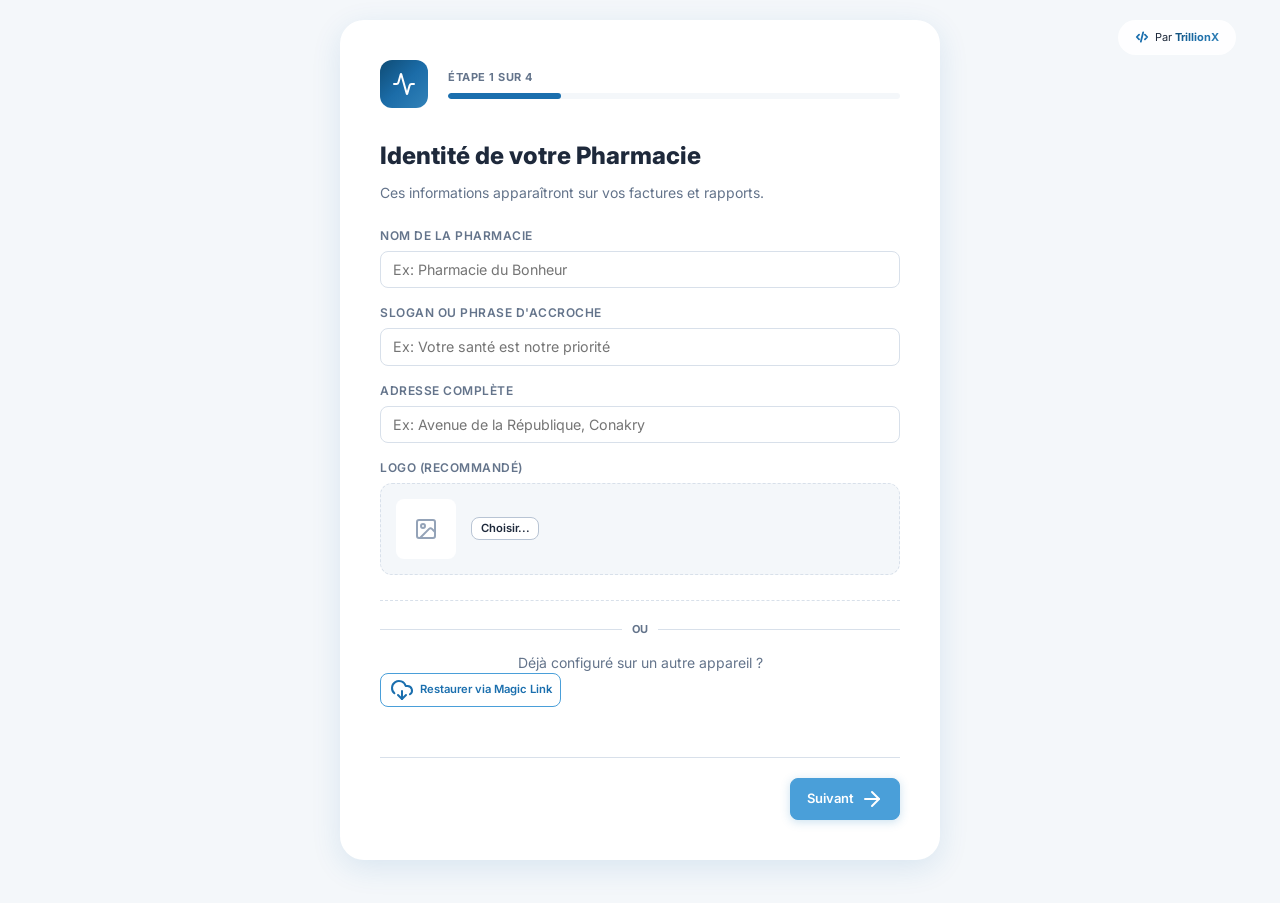
<file: index.html>
<!DOCTYPE html>
<html lang="fr">

<head>
  <meta charset="UTF-8">
  <meta name="viewport" content="width=device-width, initial-scale=1.0, viewport-fit=cover">
  <meta name="description" content="Pharma_Projet — ERP Pharmaceutique pour la Guinée">
  <meta name="theme-color" content="#1B4F72">
  <meta name="mobile-web-app-capable" content="yes">
  <meta name="apple-mobile-web-app-capable" content="yes">
  <meta name="apple-mobile-web-app-title" content="PharmaProjet">
  <title>PharmaProjet — ERP Pharmaceutique Premium</title>
  <link rel="icon" href="data:,">
  <link rel="manifest" href="manifest.json">
  <link rel="preconnect" href="https://fonts.googleapis.com">
  <link rel="preconnect" href="https://fonts.gstatic.com" crossorigin>
  <link
    href="https://fonts.googleapis.com/css2?family=Inter:wght@300;400;500;600;700&family=JetBrains+Mono:wght@400;500&display=swap"
    rel="stylesheet">
  <link rel="stylesheet" href="css/main.css?v=4.4.12">
  <link rel="stylesheet" href="css/mobile.css?v=4.4.12">
  <script>const APP_VERSION = '4.4.5-production';</script>
  <meta name="theme-color" content="#1B4F72">
  <meta name="mobile-web-app-capable" content="yes">
  <meta name="apple-mobile-web-app-capable" content="yes">
  <meta name="apple-mobile-web-app-status-bar-style" content="black-translucent">
  <meta name="apple-touch-fullscreen" content="yes">
  <meta name="apple-mobile-web-app-title" content="PharmaProjet">
  <link rel="apple-touch-icon" href="https://johnny-jonnes.github.io/pharma_projetX/assets/icon.svg">
  <script src="js/vendor/supabase.min.js"></script>
  <script src="js/vendor/lucide.min.js"></script>
</head>

<body>

  <!-- Overlay OUTSIDE sidebar so it covers the screen independently -->
  <div id="sidebar-overlay" onclick="toggleSidebar()"></div>

  <aside id="app-sidebar">
    <div class="sidebar-logo">
      <div class="sidebar-logo-icon" id="sidebar-logo-icon"><i data-lucide="activity"></i></div>
      <div class="sidebar-logo-text">
        <div class="sidebar-logo-title" id="pharmacy-name-display">Pharma<span style="color:var(--accent)">Projet</span>
        </div>
        <div class="sidebar-logo-subtitle" id="pharmacy-slogan-display">Santé & Technologie</div>
      </div>
    </div>
    <nav class="sidebar-nav" id="sidebar-nav"></nav>
    <div class="sidebar-footer">
      <div class="sidebar-sync" id="sidebar-sync">
        <div class="sync-dot online" id="sync-dot"></div>
        <span class="sync-text" id="sync-text">En ligne</span>
      </div>
      <div class="sidebar-user" id="sidebar-user">
        <div class="sidebar-user-avatar" id="user-avatar">?</div>
        <div class="sidebar-user-info">
          <div class="sidebar-user-name" id="user-name">Non connecté</div>
          <div class="sidebar-user-role" id="user-role">—</div>
        </div>
        <button class="sidebar-logout" onclick="Auth.logout()" title="Déconnecter"><i
            data-lucide="log-out"></i></button>
      </div>
      <div style="padding: 16px 20px; border-top: 1px solid rgba(255,255,255,0.05); text-align: center;">
        <a href="#" class="premium-badge">
          <svg width="12" height="12" viewBox="0 0 24 24" fill="none" stroke="currentColor" stroke-width="3"
            stroke-linecap="round" stroke-linejoin="round">
            <path d="m7 8-4 4 4 4" />
            <path d="m17 8 4 4-4 4" />
            <path d="m14 4-4 16" />
          </svg>
          <span>Propulsé par <strong>TrillionX</strong></span>
        </a>
      </div>
    </div>
  </aside>

  <header id="app-topbar">
    <button class="topbar-menu-btn" onclick="toggleSidebar()" title="Menu"><i data-lucide="menu"></i></button>
    <div class="topbar-title" id="topbar-title">Tableau de Bord</div>
    <div style="flex:1"></div>
    <div class="topbar-actions">
      <button class="topbar-btn" id="pwa-install-btn" onclick="installPWA()" title="Installer l'app"
        style="display:none"><i data-lucide="smartphone"></i></button>
      <button class="topbar-btn" id="device-sync-btn" onclick="if(window.UI && UI.openSyncMonitor) UI.openSyncMonitor()" title="Moniteur de Réseau">
        <i data-lucide="monitor" id="device-sync-icon"></i>
        <span class="notif-badge" id="device-sync-badge" style="display:none; background:var(--warning); color:#fff;">!</span>
      </button>
      <button class="topbar-btn" onclick="navigatePage('reorder')" title="Réapprovisionnement"><i
          data-lucide="refresh-cw"></i></button>
      <button class="topbar-btn" onclick="navigatePage('print')" title="Impression"><i
          data-lucide="printer"></i></button>
      <button class="topbar-btn" id="notif-btn" onclick="navigatePage('alerts')" title="Alertes">
        <i data-lucide="bell"></i><span class="notif-badge" id="notif-count" style="display:none">0</span>
      </button>
      <button class="topbar-btn" onclick="DB.doBackup ? DB.doBackup() : UI.toast('Backup...','info')"
        title="Sauvegarde"><i data-lucide="save"></i></button>
      <button class="topbar-btn" id="theme-toggle-btn" onclick="UI.toggleTheme()" title="Changer le thème"><i
          data-lucide="moon"></i></button>
      <button class="topbar-btn" id="topbar-settings-btn" onclick="navigatePage('settings')" title="Paramètres"><i
          data-lucide="settings-2"></i></button>
    </div>
  </header>

  <main id="app-content">
    <div class="loading-state">
      <div class="spinner"></div>
      <p>Démarrage de Pharma_Projet...</p>
    </div>
  </main>

  <div id="toast-container"></div>

  <!-- Device Sync Monitor Modal -->
  <div id="sync-monitor-modal" class="modal-overlay" style="display: none; z-index: 10000; position: fixed; top: 0; left: 0; width: 100vw; height: 100vh; background: rgba(0,0,0,0.5); justify-content: center; align-items: center;">
    <div class="modal-content" style="background: var(--surface); padding: 24px; border-radius: 12px; width: 90%; max-width: 500px; box-shadow: 0 10px 30px rgba(0,0,0,0.2);">
      <h3 style="margin-top:0; font-size: 1.2rem; display: flex; align-items: center; gap: 8px;">
        <i data-lucide="monitor-speaker"></i> Moniteur de Réseau
      </h3>
      <p style="color: var(--text-muted); font-size: 0.9rem; margin-bottom: 20px;">
        État en temps réel de la synchronisation des différents appareils (PC, Tablettes, Mobiles).
      </p>
      <div id="sync-monitor-list" style="display: flex; flex-direction: column; gap: 12px; max-height: 50vh; overflow-y: auto;">
        <!-- Devices listed here dynamically -->
      </div>
      <div style="margin-top: 24px; display: flex; justify-content: space-between; align-items: center;">
        <span style="font-size: 0.8rem; color: var(--text-muted);" id="current-device-id-display"></span>
        <button onclick="document.getElementById('sync-monitor-modal').style.display='none'" class="btn btn-primary" style="background: var(--primary); color: white; border: none; padding: 8px 16px; border-radius: 6px; cursor: pointer; font-weight: 500;">Fermer</button>
      </div>
    </div>
  </div>

  <!-- ═══ BOTTOM TAB BAR — Mobile POS uniquement ═══ -->
  <nav id="mobile-pos-tabbar" class="mobile-tabbar" style="display:none">
    <button class="tab-btn active" data-vue="produits" onclick="mobileShowVue('produits')">
      <svg width="22" height="22" viewBox="0 0 24 24" fill="none" stroke="currentColor" stroke-width="2" stroke-linecap="round" stroke-linejoin="round"><rect x="3" y="3" width="7" height="7"></rect><rect x="14" y="3" width="7" height="7"></rect><rect x="14" y="14" width="7" height="7"></rect><rect x="3" y="14" width="7" height="7"></rect></svg>
      <span>Produits</span>
    </button>
    <button class="tab-btn" data-vue="panier" onclick="mobileShowVue('panier')">
      <svg width="22" height="22" viewBox="0 0 24 24" fill="none" stroke="currentColor" stroke-width="2" stroke-linecap="round" stroke-linejoin="round"><circle cx="9" cy="21" r="1"></circle><circle cx="20" cy="21" r="1"></circle><path d="M1 1h4l2.68 13.39a2 2 0 0 0 2 1.61h9.72a2 2 0 0 0 2-1.61L23 6H6"></path></svg>
      <span>Panier</span>
      <span class="tab-badge" id="mobile-cart-badge" style="display:none">0</span>
    </button>
    <button class="tab-btn" data-vue="menu" onclick="mobileShowVue('menu')">
      <svg width="22" height="22" viewBox="0 0 24 24" fill="none" stroke="currentColor" stroke-width="2" stroke-linecap="round" stroke-linejoin="round"><line x1="3" y1="12" x2="21" y2="12"></line><line x1="3" y1="6" x2="21" y2="6"></line><line x1="3" y1="18" x2="21" y2="18"></line></svg>
      <span>Menu</span>
    </button>
  </nav>

  <script src="js/db.js?v=4.4.12"></script>
  <script src="js/auth.js?v=4.4.12"></script>
  <script src="js/ui.js?v=4.4.12"></script>
  <script src="js/mobile-money.js?v=4.4.12"></script>
  <script src="js/pages/dashboard.js?v=4.4.12"></script>
  <script src="js/pages/pos.js?v=4.4.12"></script>
  <script src="js/pages/stock.js?v=4.4.12"></script>
  <script src="js/pages/products.js?v=4.4.12"></script>
  <script src="js/pages/sales.js?v=4.4.12"></script>
  <script src="js/pages/returns.js?v=4.4.12"></script>
  <script src="js/pages/settings.js?v=4.4.12"></script>
  <script src="js/pages/prescriptions.js?v=4.4.12"></script>
  <script src="js/pages/suppliers.js?v=4.4.12"></script>
  <script src="js/pages/patients.js?v=4.4.12"></script>
  <script src="js/pages/caisse.js?v=4.4.12"></script>
  <script src="js/pages/traceability.js?v=4.4.12"></script>
  <script src="js/pages/alerts-engine.js?v=4.4.12"></script>
  <script src="js/pages/alerts.js?v=4.4.12"></script>
  <script src="js/pages/print.js?v=4.4.12"></script>
  <script src="js/pages/onboarding.js?v=4.4.12"></script>
  <script src="js/pages/metrics.js?v=4.4.12"></script>
  <script src="js/ui/command-palette.js?v=4.4.12"></script>
  <script src="js/ui/feedback.js?v=4.4.12"></script>

  <script>
    const NAV_ITEMS = [
      { section: 'Principal' },
      { page: 'dashboard', icon: 'layout-dashboard', label: 'Tableau de Bord', roles: ['admin', 'pharmacien', 'caissier'] },
      { page: 'pos', icon: 'monitor-smartphone', label: 'Point de Vente', roles: ['admin', 'pharmacien', 'caissier'] },
      { page: 'caisse', icon: 'banknote', label: 'Caisse Journalière', roles: ['admin', 'pharmacien', 'caissier'] },
      { section: 'Stock & Produits' },
      { page: 'products', icon: 'pill', label: 'Catalogue Produits', roles: ['admin', 'pharmacien'] },
      { page: 'stock', icon: 'package-search', label: 'Gestion des Stocks', roles: ['admin', 'pharmacien'] },
      { page: 'reorder', icon: 'refresh-ccw-dot', label: 'Réapprovisionnement', roles: ['admin', 'pharmacien'] },
      { section: 'Ordonnances & Patients' },
      { page: 'prescriptions', icon: 'file-text', label: 'Ordonnances', roles: ['admin', 'pharmacien'] },
      { page: 'patients', icon: 'users', label: 'Dossiers Patients', roles: ['admin', 'pharmacien'] },
      { section: 'Achats' },
      { page: 'suppliers', icon: 'factory', label: 'Fournisseurs', roles: ['admin', 'pharmacien'] },
      { page: 'purchase-orders', icon: 'clipboard-list', label: 'Bons de Commande', roles: ['admin', 'pharmacien'] },
      { section: 'Traçabilité' },
      { page: 'traceability', icon: 'shield-check', label: 'Traçabilité & Pharmavig.', roles: ['admin', 'pharmacien'] },
      { section: 'Analytique' },
      { page: 'sales', icon: 'history', label: 'Historique Ventes', roles: ['admin', 'pharmacien', 'caissier'] },
      { page: 'returns', icon: 'undo-2', label: 'Retours Médicaments', roles: ['admin', 'pharmacien'] },
      { page: 'reports', icon: 'bar-chart-3', label: 'Rapports & Analytique', roles: ['admin', 'pharmacien'] },
      { page: 'metrics', icon: 'bar-chart-2', label: 'Métriques Business', roles: ['admin', 'pharmacien'] },
      { section: 'Administration' },
      { page: 'print', icon: 'printer', label: "Centre d'Impression", roles: ['admin', 'pharmacien'] },
      { page: 'alerts', icon: 'bell', label: 'Alertes', roles: ['admin', 'pharmacien', 'caissier'] },
      { page: 'settings', icon: 'settings-2', label: 'Paramètres', roles: ['admin'] },
    ];

    const PAGE_TITLES = {
      dashboard: 'Tableau de Bord', pos: 'Point de Vente', caisse: 'Caisse Journalière',
      products: 'Catalogue Médicaments', stock: 'Gestion des Stocks', reorder: 'Réapprovisionnement',
      prescriptions: 'Gestion des Ordonnances', patients: 'Dossiers Patients',
      suppliers: 'Fournisseurs', 'purchase-orders': 'Bons de Commande',
      traceability: 'Traçabilité & Pharmacovigilance',
      sales: 'Historique des Ventes', returns: 'Retours de Médicaments', reports: 'Rapports & Analytique',
      metrics: 'Métriques Business', onboarding: 'Configuration Initiale',
      print: "Centre d'Impression", alerts: 'Alertes Système', settings: 'Paramètres & Administration',
    };

    function initSidebar() {
      const nav = document.getElementById('sidebar-nav');
      if (!nav || !DB.AppState.currentUser) return;
      const user = DB.AppState.currentUser;

      // Filter visible items first
      const visibleItems = NAV_ITEMS.filter(item => {
        if (item.section) return true; // Keep sections for now
        return item.roles.includes(user.role);
      });

      // Filter out sections that don't have subsequent items
      const finalItems = [];
      for (let i = 0; i < visibleItems.length; i++) {
        const item = visibleItems[i];
        if (item.section) {
          // Look ahead to see if there's any non-section item before the next section
          let hasContent = false;
          for (let j = i + 1; j < visibleItems.length; j++) {
            if (visibleItems[j].section) break;
            if (visibleItems[j].page) {
              hasContent = true;
              break;
            }
          }
          if (hasContent) finalItems.push(item);
        } else {
          finalItems.push(item);
        }
      }

      nav.innerHTML = finalItems.map(item => {
        if (item.section) return '<div class="nav-section">' + item.section + '</div>';
        return '<button class="nav-item" data-page="' + item.page + '" onclick="navigatePage(\'' + item.page + '\')">'
          + '<span class="nav-icon"><i data-lucide="' + item.icon + '"></i></span>'
          + '<span class="nav-label">' + item.label + '</span>'
          + '</button>';
      }).join('');
      if (window.lucide) {
        lucide.createIcons();
      }
    }

    function toggleSidebar() {
      const sidebar = document.getElementById('app-sidebar');
      const overlay = document.getElementById('sidebar-overlay');

      if (window.innerWidth <= 768) {
        // Mobile: use 'show' class for off-canvas
        const isOpen = sidebar.classList.contains('show');
        if (isOpen) {
          sidebar.classList.remove('show');
          if (overlay) overlay.classList.remove('show');
        } else {
          sidebar.classList.add('show');
          if (overlay) overlay.classList.add('show');
        }
      } else {
        // Desktop: use 'collapsed' class
        sidebar.classList.toggle('collapsed');
      }
    }

    // Auto-close sidebar on mobile after navigation
    function closeSidebarMobile() {
      if (window.innerWidth <= 768) {
        const sidebar = document.getElementById('app-sidebar');
        const overlay = document.getElementById('sidebar-overlay');
        if (sidebar) sidebar.classList.remove('show');
        if (overlay) overlay.classList.remove('show');
      }
    }

    function updateTopbar() {
      const user = DB.AppState.currentUser;
      if (!user) return;
      const av = document.getElementById('user-avatar');
      const nm = document.getElementById('user-name');
      const rl = document.getElementById('user-role');
      if (av) av.textContent = (user.name || 'U').charAt(0).toUpperCase();
      if (nm) nm.textContent = user.name || user.username;
      if (rl) rl.textContent = { admin: 'Administrateur', pharmacien: 'Pharmacien', caissier: 'Caissier' }[user.role] || user.role;

      const settingsBtn = document.getElementById('topbar-settings-btn');
      if (settingsBtn) {
        settingsBtn.style.display = user.role === 'admin' ? 'flex' : 'none';
      }
    }

    function navigatePage(page) {
      // Cleanup mobile POS tab bar si on quitte le POS
      if (typeof mobileCleanupPOS === 'function') mobileCleanupPOS();
      document.querySelectorAll('.nav-item').forEach(el => el.classList.toggle('active', el.dataset.page === page));
      const t = document.getElementById('topbar-title');
      if (t) t.textContent = PAGE_TITLES[page] || page;
      closeSidebarMobile();
      Router.navigate(page);
    }

    function updateNetworkStatus() {
      const online = navigator.onLine;
      const dot = document.getElementById('sync-dot');
      const text = document.getElementById('sync-text');
      if (dot) dot.className = 'sync-dot ' + (online ? 'online' : 'offline');
      if (text) text.textContent = online ? 'En ligne' : 'Hors ligne';
      DB.AppState.isOnline = online;
    }
    window.addEventListener('online', () => { updateNetworkStatus(); UI.toast('Connexion rétablie', 'success'); });
    window.addEventListener('offline', () => { updateNetworkStatus(); UI.toast('Mode hors ligne activé', 'warning'); });

    async function updateAlertBadge() {
      try {
        const alerts = await DB.dbGetAll('alerts');
        const count = alerts.filter(a => a.status === 'unread').length;
        const badge = document.getElementById('notif-count');
        if (badge) { badge.style.display = count > 0 ? 'flex' : 'none'; badge.textContent = count > 9 ? '9+' : count; }
      } catch (e) { }
    }

    Router.register('metrics', (container) => renderMetrics(container));
    Router.register('onboarding', (container) => renderOnboarding(container));

    // Route 'alerts' enregistrée dans js/pages/alerts.js

    async function clearAllAlerts() {
      const all = await DB.dbGetAll('alerts');
      for (const a of all.filter(a => a.status === 'unread')) await DB.dbPut('alerts', { ...a, status: 'read' });
      UI.toast('Toutes les alertes marquées comme lues', 'success');
      await updateAlertBadge();
      Router.navigate('alerts');
    }
    async function dismissAlertItem(id) {
      const a = await DB.dbGet('alerts', id);
      if (a) await DB.dbPut('alerts', { ...a, status: 'read' });
      await updateAlertBadge();
      Router.navigate('alerts');
    }
    window.clearAllAlerts = clearAllAlerts;
    window.dismissAlertItem = dismissAlertItem;
    window.dismissAlert = dismissAlertItem;

    let _pwaPrompt = null;
    window.addEventListener('beforeinstallprompt', e => {
      e.preventDefault(); _pwaPrompt = e;
      const b = document.getElementById('pwa-install-btn');
      if (b) b.style.display = 'flex';
      // Show install banner if not in standalone mode
      if (!window.matchMedia('(display-mode: standalone)').matches) {
        showPWAInstallBanner();
      }
    });

    function showPWAInstallBanner() {
      if (document.getElementById('pwa-install-banner')) return;
      if (localStorage.getItem('pwa-banner-dismissed')) return;
      const banner = document.createElement('div');
      banner.id = 'pwa-install-banner';
      banner.style.cssText = 'position:fixed;bottom:20px;left:50%;transform:translateX(-50%);z-index:2001;background:linear-gradient(135deg,#1B6FAE,#2EAF7D);color:white;padding:14px 20px;border-radius:14px;box-shadow:0 8px 30px rgba(0,0,0,0.25);display:flex;align-items:center;gap:14px;max-width:460px;width:calc(100% - 40px);font-family:Inter,system-ui,sans-serif;animation:slideUp 0.4s ease';
      banner.innerHTML = '<div style="flex:1"><strong style="font-size:14px;display:block;margin-bottom:2px">📲 Installer PharmaProjet</strong><span style="font-size:12px;opacity:0.9">Installez l\'app pour une expérience native sans barre du navigateur</span></div><button onclick="installPWA()" style="background:white;color:#1B6FAE;border:none;padding:8px 16px;border-radius:8px;font-weight:700;font-size:13px;cursor:pointer;white-space:nowrap">Installer</button><button onclick="dismissPWABanner()" style="background:none;border:none;color:white;opacity:0.7;cursor:pointer;font-size:18px;padding:4px">✕</button>';
      document.body.appendChild(banner);
    }

    function dismissPWABanner() {
      const banner = document.getElementById('pwa-install-banner');
      if (banner) banner.remove();
      localStorage.setItem('pwa-banner-dismissed', '1');
    }
    window.dismissPWABanner = dismissPWABanner;

    async function installPWA() {
      if (!_pwaPrompt) { UI.toast('Application déjà installée ou non disponible', 'info'); return; }
      _pwaPrompt.prompt();
      const r = await _pwaPrompt.userChoice;
      if (r.outcome === 'accepted') {
        UI.toast('PharmaProjet installé ! L\'app se lancera sans barre du navigateur.', 'success', 5000);
        document.getElementById('pwa-install-btn').style.display = 'none';
        dismissPWABanner();
      }
      _pwaPrompt = null;
    }
    window.installPWA = installPWA;
    window.closeSidebarMobile = closeSidebarMobile;

    if ('serviceWorker' in navigator) {
      navigator.serviceWorker.register('sw.js')
        .then(r => { console.log('[SW] OK:', r.scope); })
        .catch(e => console.warn('[SW] Erreur:', e));
    }

    document.addEventListener('keydown', e => {
      if (!DB.AppState.currentUser) return;
      if ((e.ctrlKey || e.metaKey)) {
        const map = { '1': 'dashboard', '2': 'pos', '3': 'stock', '4': 'prescriptions', '5': 'caisse', 'p': 'print' };
        if (map[e.key]) { e.preventDefault(); navigatePage(map[e.key]); }
        if (e.key === 'b') { e.preventDefault(); doBackup && doBackup(); }
      }
      if (e.key === 'Escape') UI.closeModal && UI.closeModal();
    });

    async function initApp() {
      try {
        UI.initTheme();
        if (window.CommandPalette) CommandPalette.init();
        await DB.initDB();
        await DB.seedDemoData();
        if (window.updatePharmacyDisplay) await updatePharmacyDisplay();

        // --- Check if pharmacy is already configured ---
        let settings = await DB.dbGetAll('settings');
        let onboardingDone = settings.find(s => s.key === 'onboarding_done')?.value || localStorage.getItem('onboarding_done') === 'true';
        const hasSupabase = settings.find(s => s.key === 'supabase_url')?.value;

        // console.log('[App] Debug Onboarding:', { onboardingDone, hasSupabase, settingsCount: settings.length });

        // If Supabase configured but onboarding not done locally
        if (!onboardingDone && hasSupabase) {
          console.log('[App] Supabase detected. Forcing onboarding_done to true.');
          onboardingDone = true;
          await DB.dbPut('settings', { key: 'onboarding_done', value: true });
          localStorage.setItem('onboarding_done', 'true');

          if (navigator.onLine) {
            const main = document.getElementById('app-content');
            if (main) main.innerHTML = '<div class="loader-container"><div class="spinner"></div><p>Synchronisation Cloud...</p></div>';
            DB.pullFromSupabase().catch(e => console.warn('[App] Background pull failed:', e));
          }
        }

        // Fresh check of onboarding status after potential pull
        const finalSettings = await DB.dbGetAll('settings');
        onboardingDone = finalSettings.find(s => s.key === 'onboarding_done')?.value || localStorage.getItem('onboarding_done') === 'true';

        if (!onboardingDone) {
          console.log('[App] Onboarding required.');
          Router.currentPage = 'onboarding';
          DB.AppState.currentPage = 'onboarding';
          const main = document.getElementById('app-content');
          main.innerHTML = '';
          renderOnboarding(main);
          return;
        }

        const session = await Auth.restoreSession();
        if (session) {
          initSidebar();
          updateTopbar();
          Router.navigate('dashboard');
        } else {
          Router.navigate('login');
        }

        updateNetworkStatus();
        setInterval(updateAlertBadge, 120000);

        // ── Auto-backup (toutes les 30 min) et auto-pull cloud (toutes les 5 min) ──
        if (DB.startAutoBackup) DB.startAutoBackup();
        if (DB.startAutoPull) DB.startAutoPull();
      } catch (err) {
        console.error('Init failed:', err);
        document.getElementById('app-content').innerHTML =
          '<div class="error-state"><div style="font-size:48px"><i data-lucide="alert-triangle"></i></div><h2>Erreur de démarrage</h2>'
          + '<p>' + err.message + '</p><button class="btn btn-primary" style="margin-top:16px" onclick="location.reload()">Recharger</button></div>';
        if (window.lucide) lucide.createIcons();
      }
    }

    window.initSidebar = initSidebar;
    window.updateTopbar = updateTopbar;
    window.navigatePage = navigatePage;
    window.toggleSidebar = toggleSidebar;
    window.updateAlertBadge = updateAlertBadge;

    // Force SW update on load
    window.addEventListener('load', () => {
      if ('serviceWorker' in navigator) {
        navigator.serviceWorker.getRegistration().then(reg => {
          if (reg && reg.active) {
            try { reg.update(); } catch (e) { console.warn('[SW] Update skipped:', e); }
          }
        }).catch(() => { });
      }
    });

    initApp();
    if (window.lucide) {
      lucide.createIcons();
    }
  </script>
</body>

</html>
</file>
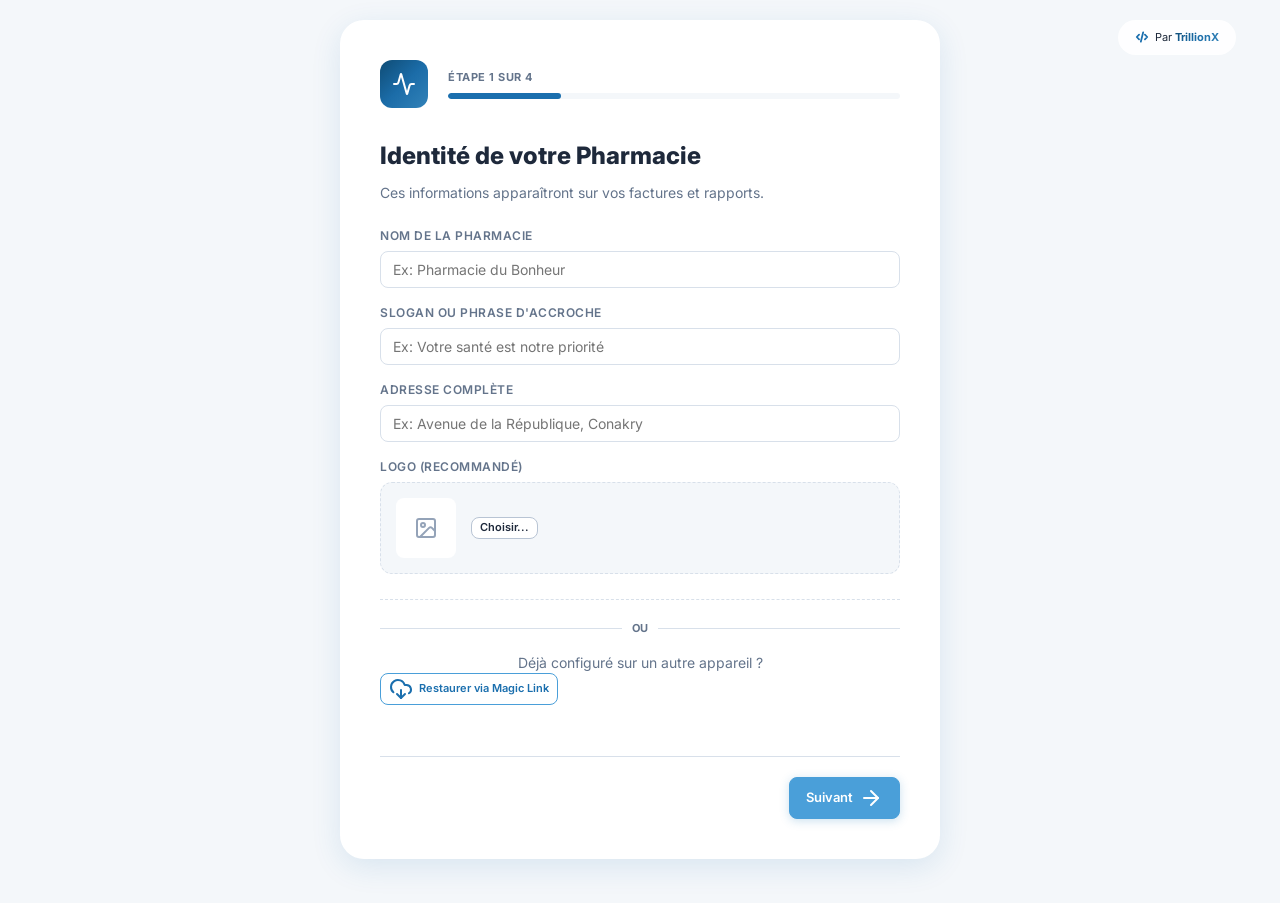
<file: pharma_projet/index.html>
<!DOCTYPE html>
<html lang="fr">

<head>
  <meta charset="UTF-8">
  <meta name="viewport" content="width=device-width, initial-scale=1.0">
  <meta name="description" content="Pharma_Projet — ERP Pharmaceutique pour la Guinée">
  <meta name="theme-color" content="#1B4F72">
  <meta name="mobile-web-app-capable" content="yes">
  <meta name="apple-mobile-web-app-capable" content="yes">
  <meta name="apple-mobile-web-app-title" content="PharmaProjet">
  <title>PharmaProjet — ERP Pharmaceutique Premium</title>
  <link rel="icon" href="data:,">
  <link rel="manifest" href="manifest.json?v=3.2.0">
  <link rel="preconnect" href="https://fonts.googleapis.com">
  <link rel="preconnect" href="https://fonts.gstatic.com" crossorigin>
  <link
    href="https://fonts.googleapis.com/css2?family=Inter:wght@300;400;500;600;700&family=JetBrains+Mono:wght@400;500&display=swap"
    rel="stylesheet">
  <link rel="stylesheet" href="css/main.css?v=3.2.0">
  <script>const APP_VERSION = '3.2.0';</script>

  <!-- Native App Feel: Disable right-click and common reloads -->
  <script>
    if (window.location.hostname !== 'localhost' && window.location.hostname !== '127.0.0.1') {
      document.addEventListener('contextmenu', e => e.preventDefault());
      document.addEventListener('keydown', e => {
        // Block F5, Ctrl+R, F12, Ctrl+Shift+I, Ctrl+U, Ctrl+S
        if (e.key === 'F5' || e.key === 'F12' || (e.ctrlKey && (e.key === 'r' || e.key === 'R' || e.key === 'u' || e.key === 'U' || e.key === 's' || e.key === 'S')) ||
          (e.ctrlKey && e.shiftKey && (e.key === 'i' || e.key === 'I'))) {
          e.preventDefault();
        }
      });
    }
  </script>
  <meta name="theme-color" content="#1B4F72">
  <meta name="mobile-web-app-capable" content="yes">
  <meta name="apple-mobile-web-app-capable" content="yes">
  <meta name="apple-mobile-web-app-status-bar-style" content="black-translucent">
  <meta name="apple-touch-fullscreen" content="yes">
  <meta name="apple-mobile-web-app-title" content="PharmaProjet">
  <link rel="apple-touch-icon" href="https://johnny-jonnes.github.io/pharma_projetX/assets/icon.svg">
  <script src="js/vendor/supabase.min.js"></script>
  <script src="js/vendor/lucide.min.js"></script>
</head>

<body>

  <!-- Overlay OUTSIDE sidebar so it covers the screen independently -->
  <div id="sidebar-overlay" onclick="toggleSidebar()"></div>

  <aside id="app-sidebar">
    <div class="sidebar-logo">
      <div class="sidebar-logo-icon" id="sidebar-logo-icon"><i data-lucide="activity"></i></div>
      <div class="sidebar-logo-text">
        <div class="sidebar-logo-title" id="pharmacy-name-display">Pharma<span style="color:var(--accent)">Projet</span>
        </div>
        <div class="sidebar-logo-subtitle" id="pharmacy-slogan-display">Santé & Technologie</div>
      </div>
    </div>
    <nav class="sidebar-nav" id="sidebar-nav"></nav>
    <div class="sidebar-footer">
      <div class="sidebar-sync" id="sidebar-sync">
        <div class="sync-dot online" id="sync-dot"></div>
        <span class="sync-text" id="sync-text">En ligne</span>
      </div>
      <div class="sidebar-user" id="sidebar-user">
        <div class="sidebar-user-avatar" id="user-avatar">?</div>
        <div class="sidebar-user-info">
          <div class="sidebar-user-name" id="user-name">Non connecté</div>
          <div class="sidebar-user-role" id="user-role">—</div>
        </div>
        <button class="sidebar-logout" onclick="Auth.logout()" title="Déconnecter"><i
            data-lucide="log-out"></i></button>
      </div>
      <div style="padding: 16px 20px; border-top: 1px solid rgba(255,255,255,0.05); text-align: center;">
        <a href="#" class="premium-badge">
          <svg width="12" height="12" viewBox="0 0 24 24" fill="none" stroke="currentColor" stroke-width="3"
            stroke-linecap="round" stroke-linejoin="round">
            <path d="m7 8-4 4 4 4" />
            <path d="m17 8 4 4-4 4" />
            <path d="m14 4-4 16" />
          </svg>
          <span>Propulsé par <strong>TrillionX</strong></span>
        </a>
      </div>
    </div>
  </aside>

  <header id="app-topbar">
    <button class="topbar-menu-btn" onclick="toggleSidebar()" title="Menu"><i data-lucide="menu"></i></button>
    <div class="topbar-title" id="topbar-title">Tableau de Bord</div>
    <div style="flex:1"></div>
    <div class="topbar-actions">
      <button class="topbar-btn" id="pwa-install-btn" onclick="installPWA()" title="Installer l'app"
        style="display:none"><i data-lucide="smartphone"></i></button>
      <button class="topbar-btn" onclick="navigatePage('reorder')" title="Réapprovisionnement"><i
          data-lucide="refresh-cw"></i></button>
      <button class="topbar-btn" onclick="navigatePage('print')" title="Impression"><i
          data-lucide="printer"></i></button>
      <button class="topbar-btn" id="notif-btn" onclick="navigatePage('alerts')" title="Alertes">
        <i data-lucide="bell"></i><span class="notif-badge" id="notif-count" style="display:none">0</span>
      </button>
      <button class="topbar-btn" onclick="doBackup ? doBackup() : UI.toast('Backup...','info')" title="Sauvegarde"><i
          data-lucide="save"></i></button>
      <button class="topbar-btn" id="theme-toggle-btn" onclick="UI.toggleTheme()" title="Changer le thème"><i
          data-lucide="moon"></i></button>
      <button class="topbar-btn" id="topbar-settings-btn" onclick="navigatePage('settings')" title="Paramètres"><i
          data-lucide="settings-2"></i></button>
    </div>
  </header>

  <main id="app-content">
    <div class="loading-state">
      <div class="spinner"></div>
      <p>Démarrage de Pharma_Projet...</p>
    </div>
  </main>

  <div id="toast-container"></div>

  <script src="js/db.js?v=3.2.1"></script>
  <script src="js/auth.js?v=3.2.1"></script>
  <script src="js/ui.js?v=3.2.1"></script>
  <script src="js/mobile-money.js?v=3.2.1"></script>
  <script src="js/pages/dashboard.js?v=3.2.1"></script>
  <script src="js/pages/pos.js?v=3.2.1"></script>
  <script src="js/pages/stock.js?v=3.2.1"></script>
  <script src="js/pages/products.js?v=3.2.1"></script>
  <script src="js/pages/sales.js?v=3.2.1"></script>
  <script src="js/pages/returns.js?v=3.2.1"></script>
  <script src="js/pages/settings.js?v=3.2.1"></script>
  <script src="js/pages/prescriptions.js?v=3.2.1"></script>
  <script src="js/pages/suppliers.js?v=3.2.1"></script>
  <script src="js/pages/patients.js?v=3.2.1"></script>
  <script src="js/pages/caisse.js?v=3.2.1"></script>
  <script src="js/pages/traceability.js?v=3.2.1"></script>
  <script src="js/pages/alerts-engine.js?v=3.2.1"></script>
  <script src="js/pages/print.js?v=3.2.1"></script>
  <script src="js/pages/onboarding.js?v=3.2.1"></script>
  <script src="js/pages/metrics.js?v=3.2.1"></script>
  <script src="js/ui/command-palette.js?v=3.2.1"></script>
  <script src="js/ui/feedback.js?v=3.2.1"></script>

  <script>
    const NAV_ITEMS = [
      { section: 'Principal' },
      { page: 'dashboard', icon: 'layout-dashboard', label: 'Tableau de Bord', roles: ['admin', 'pharmacien', 'caissier'] },
      { page: 'pos', icon: 'monitor-smartphone', label: 'Point de Vente', roles: ['admin', 'pharmacien', 'caissier'] },
      { page: 'caisse', icon: 'banknote', label: 'Caisse Journalière', roles: ['admin', 'pharmacien', 'caissier'] },
      { section: 'Stock & Produits' },
      { page: 'products', icon: 'pill', label: 'Catalogue Produits', roles: ['admin', 'pharmacien'] },
      { page: 'stock', icon: 'package-search', label: 'Gestion des Stocks', roles: ['admin', 'pharmacien'] },
      { page: 'reorder', icon: 'refresh-ccw-dot', label: 'Réapprovisionnement', roles: ['admin', 'pharmacien'] },
      { section: 'Ordonnances & Patients' },
      { page: 'prescriptions', icon: 'file-text', label: 'Ordonnances', roles: ['admin', 'pharmacien'] },
      { page: 'patients', icon: 'users', label: 'Dossiers Patients', roles: ['admin', 'pharmacien'] },
      { section: 'Achats' },
      { page: 'suppliers', icon: 'factory', label: 'Fournisseurs', roles: ['admin', 'pharmacien'] },
      { page: 'purchase-orders', icon: 'clipboard-list', label: 'Bons de Commande', roles: ['admin', 'pharmacien'] },
      { section: 'Traçabilité' },
      { page: 'traceability', icon: 'shield-check', label: 'Traçabilité & Pharmavig.', roles: ['admin', 'pharmacien'] },
      { section: 'Analytique' },
      { page: 'sales', icon: 'history', label: 'Historique Ventes', roles: ['admin', 'pharmacien', 'caissier'] },
      { page: 'returns', icon: 'undo-2', label: 'Retours Médicaments', roles: ['admin', 'pharmacien'] },
      { page: 'reports', icon: 'bar-chart-3', label: 'Rapports & Analytique', roles: ['admin', 'pharmacien'] },
      { page: 'metrics', icon: 'bar-chart-2', label: 'Métriques Business', roles: ['admin', 'pharmacien'] },
      { section: 'Administration' },
      { page: 'print', icon: 'printer', label: "Centre d'Impression", roles: ['admin', 'pharmacien'] },
      { page: 'alerts', icon: 'bell', label: 'Alertes', roles: ['admin', 'pharmacien', 'caissier'] },
      { page: 'settings', icon: 'settings-2', label: 'Paramètres', roles: ['admin'] },
    ];

    const PAGE_TITLES = {
      dashboard: 'Tableau de Bord', pos: 'Point de Vente', caisse: 'Caisse Journalière',
      products: 'Catalogue Médicaments', stock: 'Gestion des Stocks', reorder: 'Réapprovisionnement',
      prescriptions: 'Gestion des Ordonnances', patients: 'Dossiers Patients',
      suppliers: 'Fournisseurs', 'purchase-orders': 'Bons de Commande',
      traceability: 'Traçabilité & Pharmacovigilance',
      sales: 'Historique des Ventes', returns: 'Retours de Médicaments', reports: 'Rapports & Analytique',
      metrics: 'Métriques Business', onboarding: 'Configuration Initiale',
      print: "Centre d'Impression", alerts: 'Alertes Système', settings: 'Paramètres & Administration',
    };

    function initSidebar() {
      const nav = document.getElementById('sidebar-nav');
      if (!nav || !DB.AppState.currentUser) return;
      const user = DB.AppState.currentUser;

      // Filter visible items first
      const visibleItems = NAV_ITEMS.filter(item => {
        if (item.section) return true; // Keep sections for now
        return item.roles.includes(user.role);
      });

      // Filter out sections that don't have subsequent items
      const finalItems = [];
      for (let i = 0; i < visibleItems.length; i++) {
        const item = visibleItems[i];
        if (item.section) {
          // Look ahead to see if there's any non-section item before the next section
          let hasContent = false;
          for (let j = i + 1; j < visibleItems.length; j++) {
            if (visibleItems[j].section) break;
            if (visibleItems[j].page) {
              hasContent = true;
              break;
            }
          }
          if (hasContent) finalItems.push(item);
        } else {
          finalItems.push(item);
        }
      }

      nav.innerHTML = finalItems.map(item => {
        if (item.section) return '<div class="nav-section">' + item.section + '</div>';
        return '<button class="nav-item" data-page="' + item.page + '" onclick="navigatePage(\'' + item.page + '\')">'
          + '<span class="nav-icon"><i data-lucide="' + item.icon + '"></i></span>'
          + '<span class="nav-label">' + item.label + '</span>'
          + '</button>';
      }).join('');
      if (window.lucide) {
        lucide.createIcons();
      }
    }

    function toggleSidebar() {
      const sidebar = document.getElementById('app-sidebar');
      const overlay = document.getElementById('sidebar-overlay');

      if (window.innerWidth <= 768) {
        // Mobile: use 'show' class for off-canvas
        const isOpen = sidebar.classList.contains('show');
        if (isOpen) {
          sidebar.classList.remove('show');
          if (overlay) overlay.classList.remove('show');
        } else {
          sidebar.classList.add('show');
          if (overlay) overlay.classList.add('show');
        }
      } else {
        // Desktop: use 'collapsed' class
        sidebar.classList.toggle('collapsed');
      }
    }

    // Auto-close sidebar on mobile after navigation
    function closeSidebarMobile() {
      if (window.innerWidth <= 768) {
        const sidebar = document.getElementById('app-sidebar');
        const overlay = document.getElementById('sidebar-overlay');
        if (sidebar) sidebar.classList.remove('show');
        if (overlay) overlay.classList.remove('show');
      }
    }

    function updateTopbar() {
      const user = DB.AppState.currentUser;
      if (!user) return;
      const av = document.getElementById('user-avatar');
      const nm = document.getElementById('user-name');
      const rl = document.getElementById('user-role');
      if (av) av.textContent = (user.name || 'U').charAt(0).toUpperCase();
      if (nm) nm.textContent = user.name || user.username;
      if (rl) rl.textContent = { admin: 'Administrateur', pharmacien: 'Pharmacien', caissier: 'Caissier' }[user.role] || user.role;

      const settingsBtn = document.getElementById('topbar-settings-btn');
      if (settingsBtn) {
        settingsBtn.style.display = user.role === 'admin' ? 'flex' : 'none';
      }
    }

    function navigatePage(page) {
      document.querySelectorAll('.nav-item').forEach(el => el.classList.toggle('active', el.dataset.page === page));
      const t = document.getElementById('topbar-title');
      if (t) t.textContent = PAGE_TITLES[page] || page;
      closeSidebarMobile();
      Router.navigate(page);
    }

    function updateNetworkStatus() {
      const online = navigator.onLine;
      const dot = document.getElementById('sync-dot');
      const text = document.getElementById('sync-text');
      if (dot) dot.className = 'sync-dot ' + (online ? 'online' : 'offline');
      if (text) text.textContent = online ? 'En ligne' : 'Hors ligne';
      DB.AppState.isOnline = online;
    }
    window.addEventListener('online', () => { updateNetworkStatus(); UI.toast('Connexion rétablie', 'success'); });
    window.addEventListener('offline', () => { updateNetworkStatus(); UI.toast('Mode hors ligne activé', 'warning'); });

    async function updateAlertBadge() {
      try {
        const alerts = await DB.dbGetAll('alerts');
        const count = alerts.filter(a => a.status === 'unread').length;
        const badge = document.getElementById('notif-count');
        if (badge) { badge.style.display = count > 0 ? 'flex' : 'none'; badge.textContent = count > 9 ? '9+' : count; }
      } catch (e) { }
    }

    Router.register('metrics', (container) => renderMetrics(container));
    Router.register('onboarding', (container) => renderOnboarding(container));

    Router.register('alerts', async (container) => {
      UI.loading(container, 'Chargement des alertes...');
      const alerts = await DB.dbGetAll('alerts');
      const sorted = alerts.sort((a, b) => {
        const pri = { critical: 4, high: 3, medium: 2, low: 1 };
        if (a.status !== b.status) return a.status === 'unread' ? -1 : 1;
        return (pri[b.priority] || 0) - (pri[a.priority] || 0) || b.date - a.date;
      });
      const typeMap = {
        LOW_STOCK: { icon: 'package-2', label: 'Stock bas', cls: 'badge-warning' }, EXPIRY_SOON: { icon: 'clock', label: 'Expiration proche', cls: 'badge-warning' },
        EXPIRY_CRITICAL: { icon: 'alert-octagon', label: 'Critique', cls: 'badge-danger' }, RUPTURE: { icon: 'x-circle', label: 'Rupture', cls: 'badge-danger' },
        LOT_RECALL: { icon: 'alert-triangle', label: 'Rappel lot', cls: 'badge-danger' }, ORDER_LATE: { icon: 'truck', label: 'Commande retard', cls: 'badge-warning' },
        CAISSE_REMINDER: { icon: 'banknote', label: 'Caisse', cls: 'badge-info' }, NON_CONFORMITY: { icon: 'shield-alert', label: 'Non-conformité', cls: 'badge-danger' },
        PHARMACOVIGILANCE: { icon: 'microscope', label: 'Pharmacovig.', cls: 'badge-purple' },
      };
      container.innerHTML = '<div class="page-header"><div><h1 class="page-title">Alertes Système</h1><p class="page-subtitle">'
        + alerts.filter(a => a.status === 'unread').length + ' alerte(s) non lue(s)</p></div>'
        + '<button class="btn btn-secondary" onclick="clearAllAlerts()"><i data-lucide="check-check"></i> Tout marquer lu</button></div>';
      const tc = document.createElement('div');
      container.appendChild(tc);
      UI.table(tc, [
        { label: 'Type', render: r => { const t = typeMap[r.type] || { icon: 'info', label: 'Info', cls: 'badge-neutral' }; return '<span class="badge ' + t.cls + '"><i data-lucide="' + t.icon + '"></i> ' + t.label + '</span>'; } },
        { label: 'Message', render: r => '<span style="font-weight:' + (r.status === 'unread' ? '600' : '400') + '">' + r.message + '</span>' },
        { label: 'Date', render: r => UI.formatDateTime(r.date) },
        { label: 'Priorité', render: r => { const p = { critical: ['alert-octagon', 'badge-danger', 'Critique'], high: ['alert-triangle', 'badge-danger', 'Haute'], medium: ['info', 'badge-warning', 'Moyenne'], low: ['info', 'badge-neutral', 'Basse'] }; const [ic, cl, lb] = p[r.priority] || ['circle', 'badge-neutral', r.priority || '—']; return '<span class="badge ' + cl + '"><i data-lucide="' + ic + '"></i> ' + lb + '</span>'; } },
        { label: 'Statut', render: r => '<span class="badge badge-' + (r.status === 'unread' ? 'warning' : 'neutral') + '">' + (r.status === 'unread' ? 'Non lu' : 'Lu') + '</span>' },
        { label: '', render: r => r.status === 'unread' ? '<button class="btn btn-xs btn-secondary" onclick="dismissAlertItem(' + r.id + ')"><i data-lucide="check"></i></button>' : '—' },
      ], sorted, { emptyMessage: 'Aucune alerte', emptyIcon: 'bell' });
      await updateAlertBadge();
    });

    async function clearAllAlerts() {
      const all = await DB.dbGetAll('alerts');
      for (const a of all.filter(a => a.status === 'unread')) await DB.dbPut('alerts', { ...a, status: 'read' });
      UI.toast('Toutes les alertes marquées comme lues', 'success');
      await updateAlertBadge();
      Router.navigate('alerts');
    }
    async function dismissAlertItem(id) {
      const a = await DB.dbGet('alerts', id);
      if (a) await DB.dbPut('alerts', { ...a, status: 'read' });
      await updateAlertBadge();
      Router.navigate('alerts');
    }
    window.clearAllAlerts = clearAllAlerts;
    window.dismissAlertItem = dismissAlertItem;
    window.dismissAlert = dismissAlertItem;

    let _pwaPrompt = null;
    window.addEventListener('beforeinstallprompt', e => {
      e.preventDefault(); _pwaPrompt = e;
      const b = document.getElementById('pwa-install-btn');
      if (b) b.style.display = 'flex';
      // Show install banner if not in standalone mode
      if (!window.matchMedia('(display-mode: standalone)').matches) {
        showPWAInstallBanner();
      }
    });

    function showPWAInstallBanner() {
      if (document.getElementById('pwa-install-banner')) return;
      if (localStorage.getItem('pwa-banner-dismissed')) return;
      const banner = document.createElement('div');
      banner.id = 'pwa-install-banner';
      banner.style.cssText = 'position:fixed;bottom:20px;left:50%;transform:translateX(-50%);z-index:2001;background:linear-gradient(135deg,#1B6FAE,#2EAF7D);color:white;padding:14px 20px;border-radius:14px;box-shadow:0 8px 30px rgba(0,0,0,0.25);display:flex;align-items:center;gap:14px;max-width:460px;width:calc(100% - 40px);font-family:Inter,system-ui,sans-serif;animation:slideUp 0.4s ease';
      banner.innerHTML = '<div style="flex:1"><strong style="font-size:14px;display:block;margin-bottom:2px">📲 Installer PharmaProjet</strong><span style="font-size:12px;opacity:0.9">Installez l\'app pour une expérience native sans barre du navigateur</span></div><button onclick="installPWA()" style="background:white;color:#1B6FAE;border:none;padding:8px 16px;border-radius:8px;font-weight:700;font-size:13px;cursor:pointer;white-space:nowrap">Installer</button><button onclick="dismissPWABanner()" style="background:none;border:none;color:white;opacity:0.7;cursor:pointer;font-size:18px;padding:4px">✕</button>';
      document.body.appendChild(banner);
    }

    function dismissPWABanner() {
      const banner = document.getElementById('pwa-install-banner');
      if (banner) banner.remove();
      localStorage.setItem('pwa-banner-dismissed', '1');
    }
    window.dismissPWABanner = dismissPWABanner;

    async function installPWA() {
      if (!_pwaPrompt) { UI.toast('Application déjà installée ou non disponible', 'info'); return; }
      _pwaPrompt.prompt();
      const r = await _pwaPrompt.userChoice;
      if (r.outcome === 'accepted') {
        UI.toast('PharmaProjet installé ! L\'app se lancera sans barre du navigateur.', 'success', 5000);
        document.getElementById('pwa-install-btn').style.display = 'none';
        dismissPWABanner();
      }
      _pwaPrompt = null;
    }
    window.installPWA = installPWA;
    window.closeSidebarMobile = closeSidebarMobile;

    if ('serviceWorker' in navigator) {
      navigator.serviceWorker.register('sw.js')
        .then(r => { console.log('[SW] OK:', r.scope); })
        .catch(e => console.warn('[SW] Erreur:', e));
    }

    document.addEventListener('keydown', e => {
      if (!DB.AppState.currentUser) return;
      if ((e.ctrlKey || e.metaKey)) {
        const map = { '1': 'dashboard', '2': 'pos', '3': 'stock', '4': 'prescriptions', '5': 'caisse', 'p': 'print' };
        if (map[e.key]) { e.preventDefault(); navigatePage(map[e.key]); }
        if (e.key === 'b') { e.preventDefault(); doBackup && doBackup(); }
      }
      if (e.key === 'Escape') UI.closeModal && UI.closeModal();
    });

    async function initApp() {
      try {
        UI.initTheme();
        if (window.CommandPalette) CommandPalette.init();
        await DB.initDB();
        await DB.seedDemoData();
        if (window.updatePharmacyDisplay) await updatePharmacyDisplay();

        // --- Check if pharmacy is already configured ---
        let settings = await DB.dbGetAll('settings');
        let onboardingDone = settings.find(s => s.key === 'onboarding_done')?.value;
        const hasSupabase = settings.find(s => s.key === 'supabase_url')?.value;

        // If Supabase configured but onboarding not done locally, attempt sync pull
        if (!onboardingDone && hasSupabase && navigator.onLine) {
          try {
            const main = document.getElementById('app-content');
            if (main) main.innerHTML = '<div class="loader-container"><div class="loader-spinner"></div><p>Synchronisation Cloud...</p></div>';
            await DB.pullFromSupabase();
            settings = await DB.dbGetAll('settings');
            onboardingDone = settings.find(s => s.key === 'onboarding_done')?.value;
          } catch (e) { console.warn('[App] Initial sync failed:', e); }
        }

        if (!onboardingDone) {
          console.log('[App] Onboarding required.');
          Router.currentPage = 'onboarding';
          DB.AppState.currentPage = 'onboarding';
          const main = document.getElementById('app-content');
          main.innerHTML = '';
          renderOnboarding(main);
          return;
        }

        const session = await Auth.restoreSession();
        if (session) {
          initSidebar();
          updateTopbar();
          Router.navigate('dashboard');
        } else {
          Router.navigate('login');
        }

        updateNetworkStatus();
        setInterval(updateAlertBadge, 120000);
      } catch (err) {
        console.error('Init failed:', err);
        document.getElementById('app-content').innerHTML =
          '<div class="error-state"><div style="font-size:48px"><i data-lucide="alert-triangle"></i></div><h2>Erreur de démarrage</h2>'
          + '<p>' + err.message + '</p><button class="btn btn-primary" style="margin-top:16px" onclick="location.reload()">Recharger</button></div>';
        if (window.lucide) lucide.createIcons();
      }
    }

    window.initSidebar = initSidebar;
    window.updateTopbar = updateTopbar;
    window.navigatePage = navigatePage;
    window.toggleSidebar = toggleSidebar;
    window.updateAlertBadge = updateAlertBadge;

    // Force SW update on load
    window.addEventListener('load', () => {
      if ('serviceWorker' in navigator) {
        navigator.serviceWorker.getRegistration().then(reg => {
          if (reg && reg.active) {
            try { reg.update(); } catch (e) { console.warn('[SW] Update skipped:', e); }
          }
        }).catch(() => { });
      }
    });

    initApp();
    if (window.lucide) {
      lucide.createIcons();
    }
  </script>
</body>

</html>
</file>
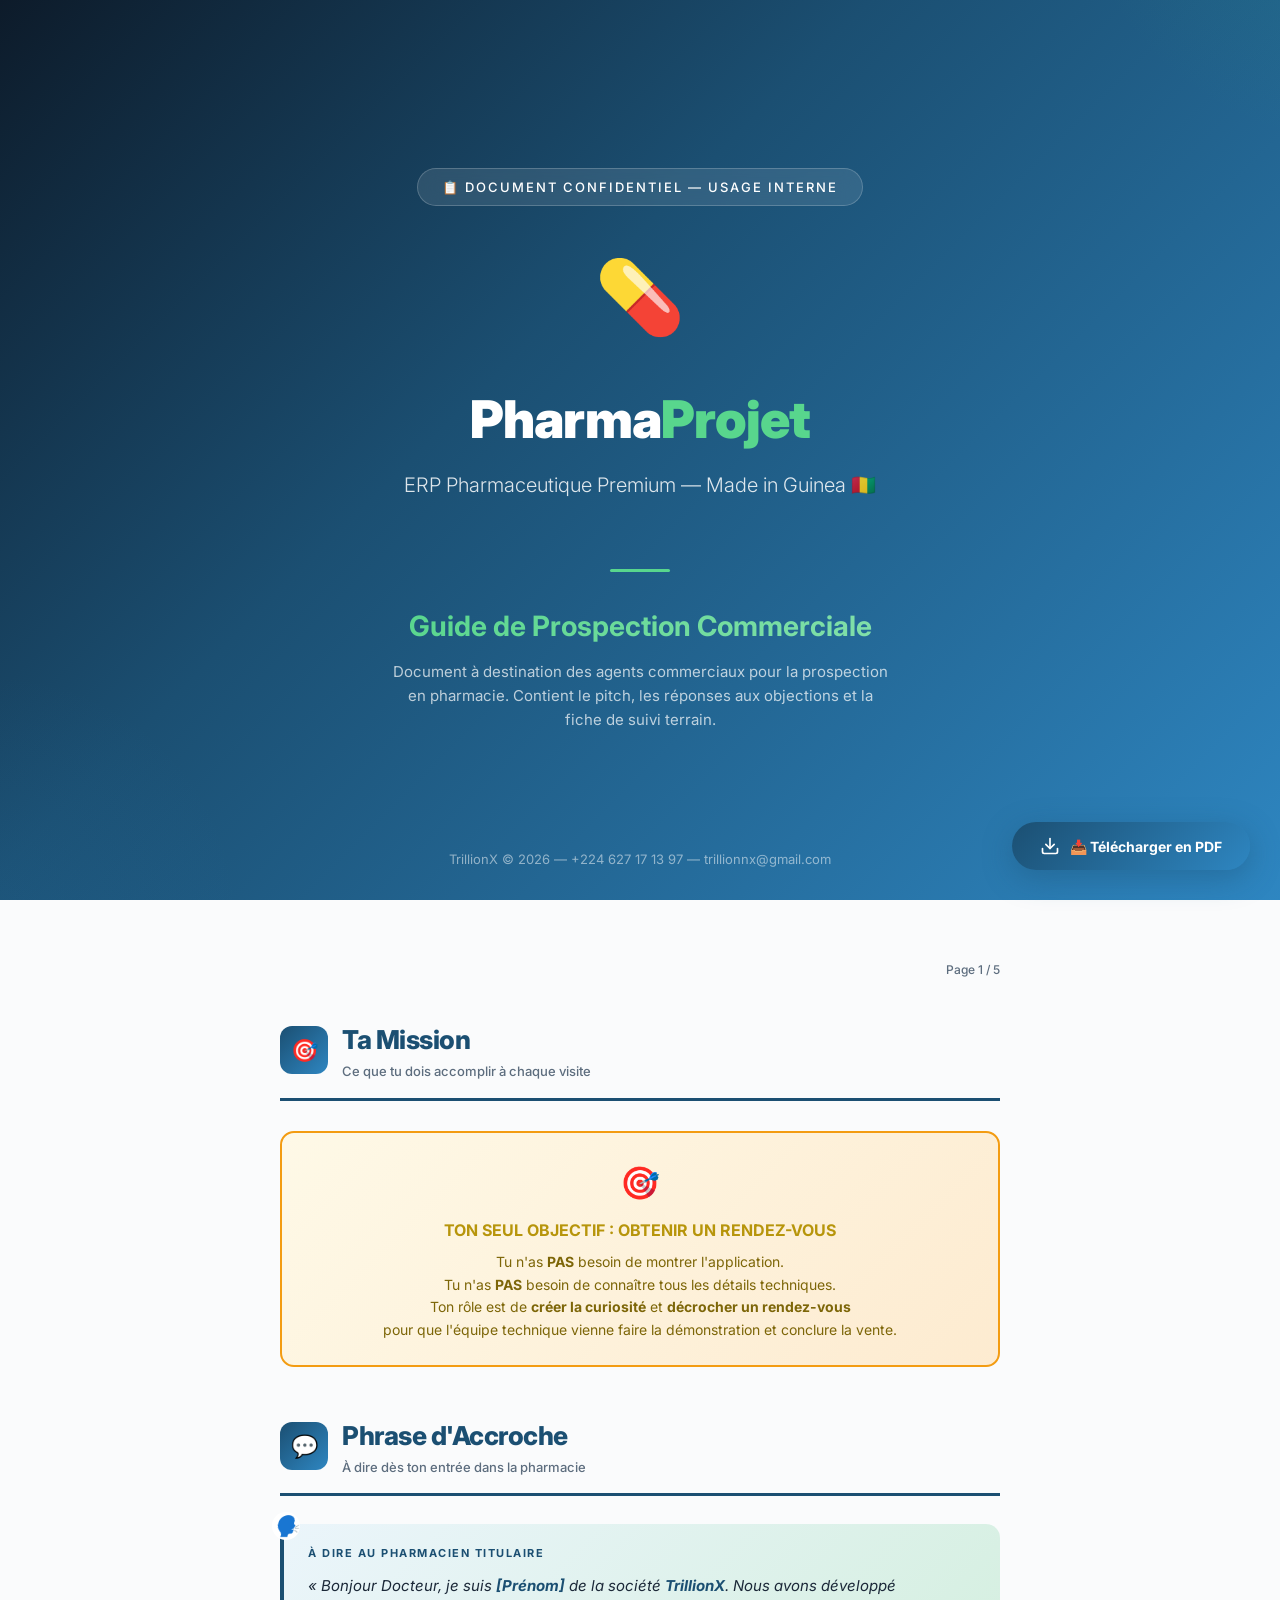
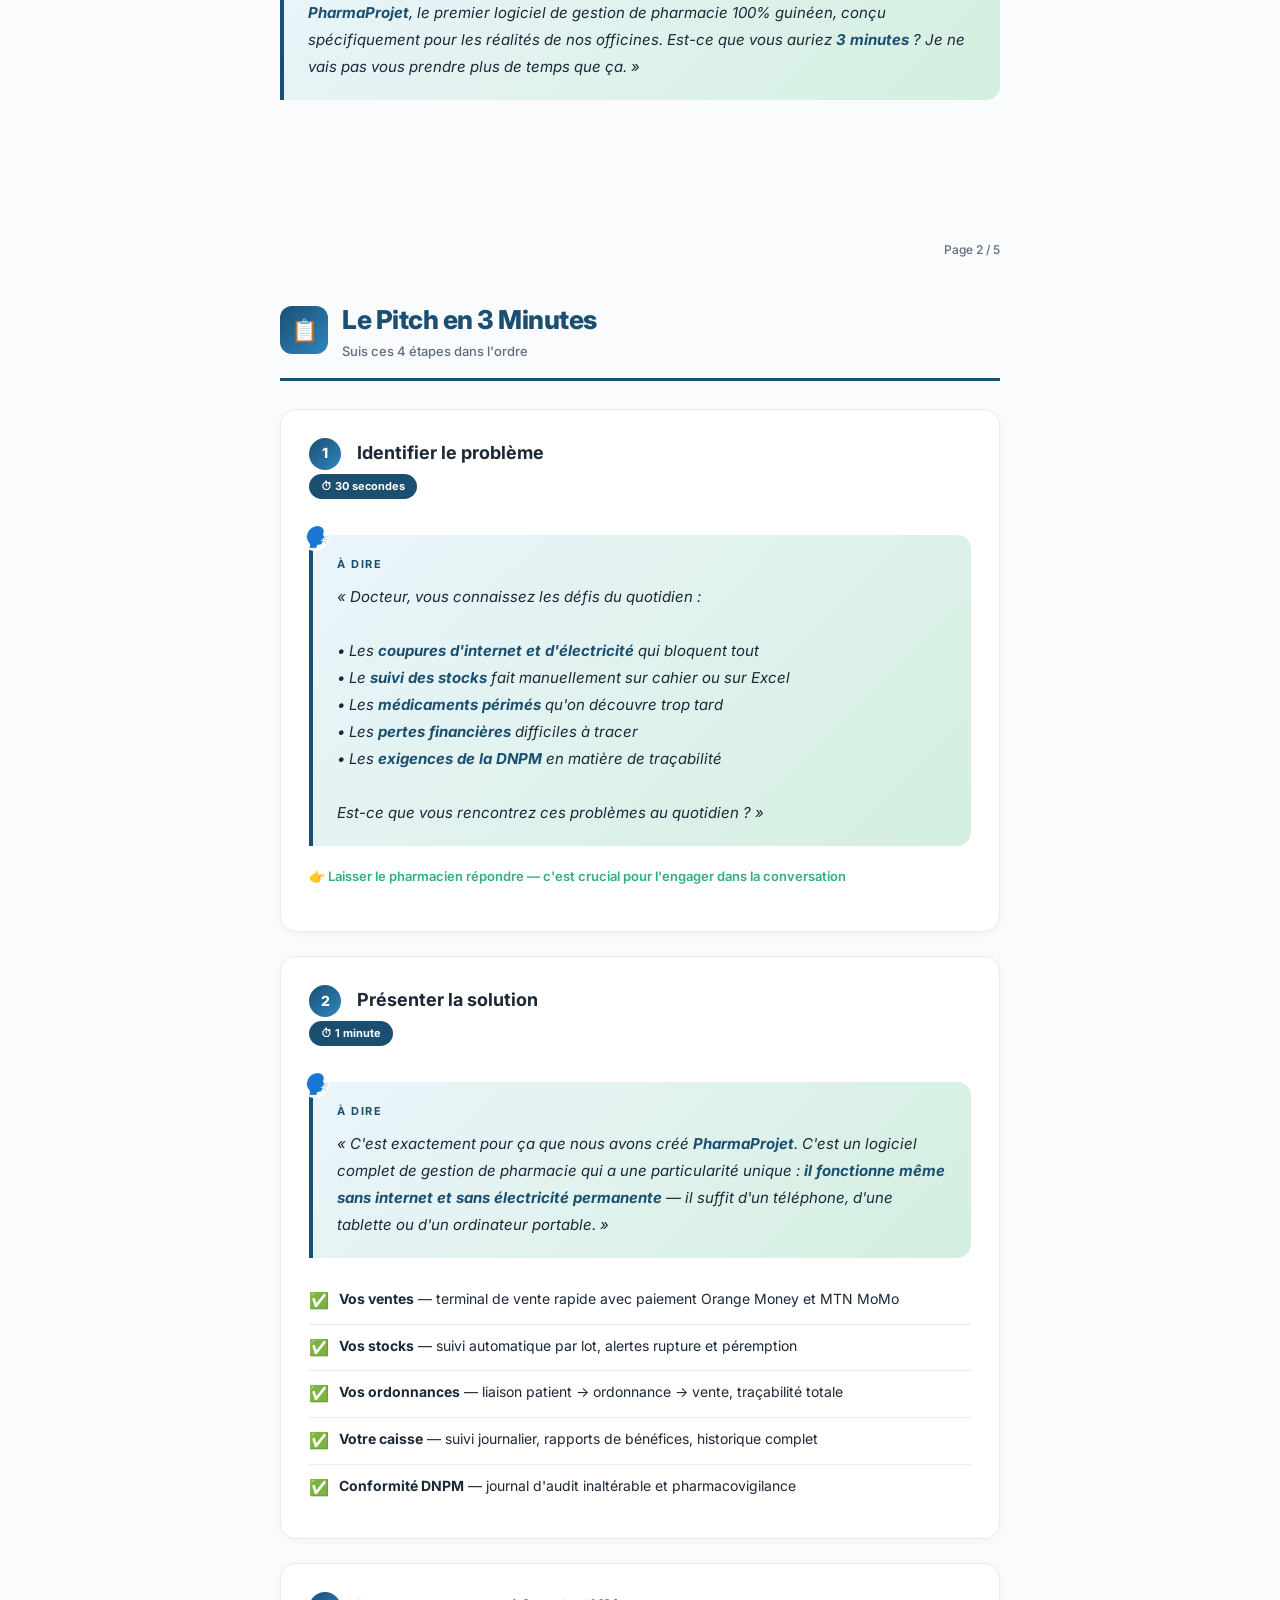
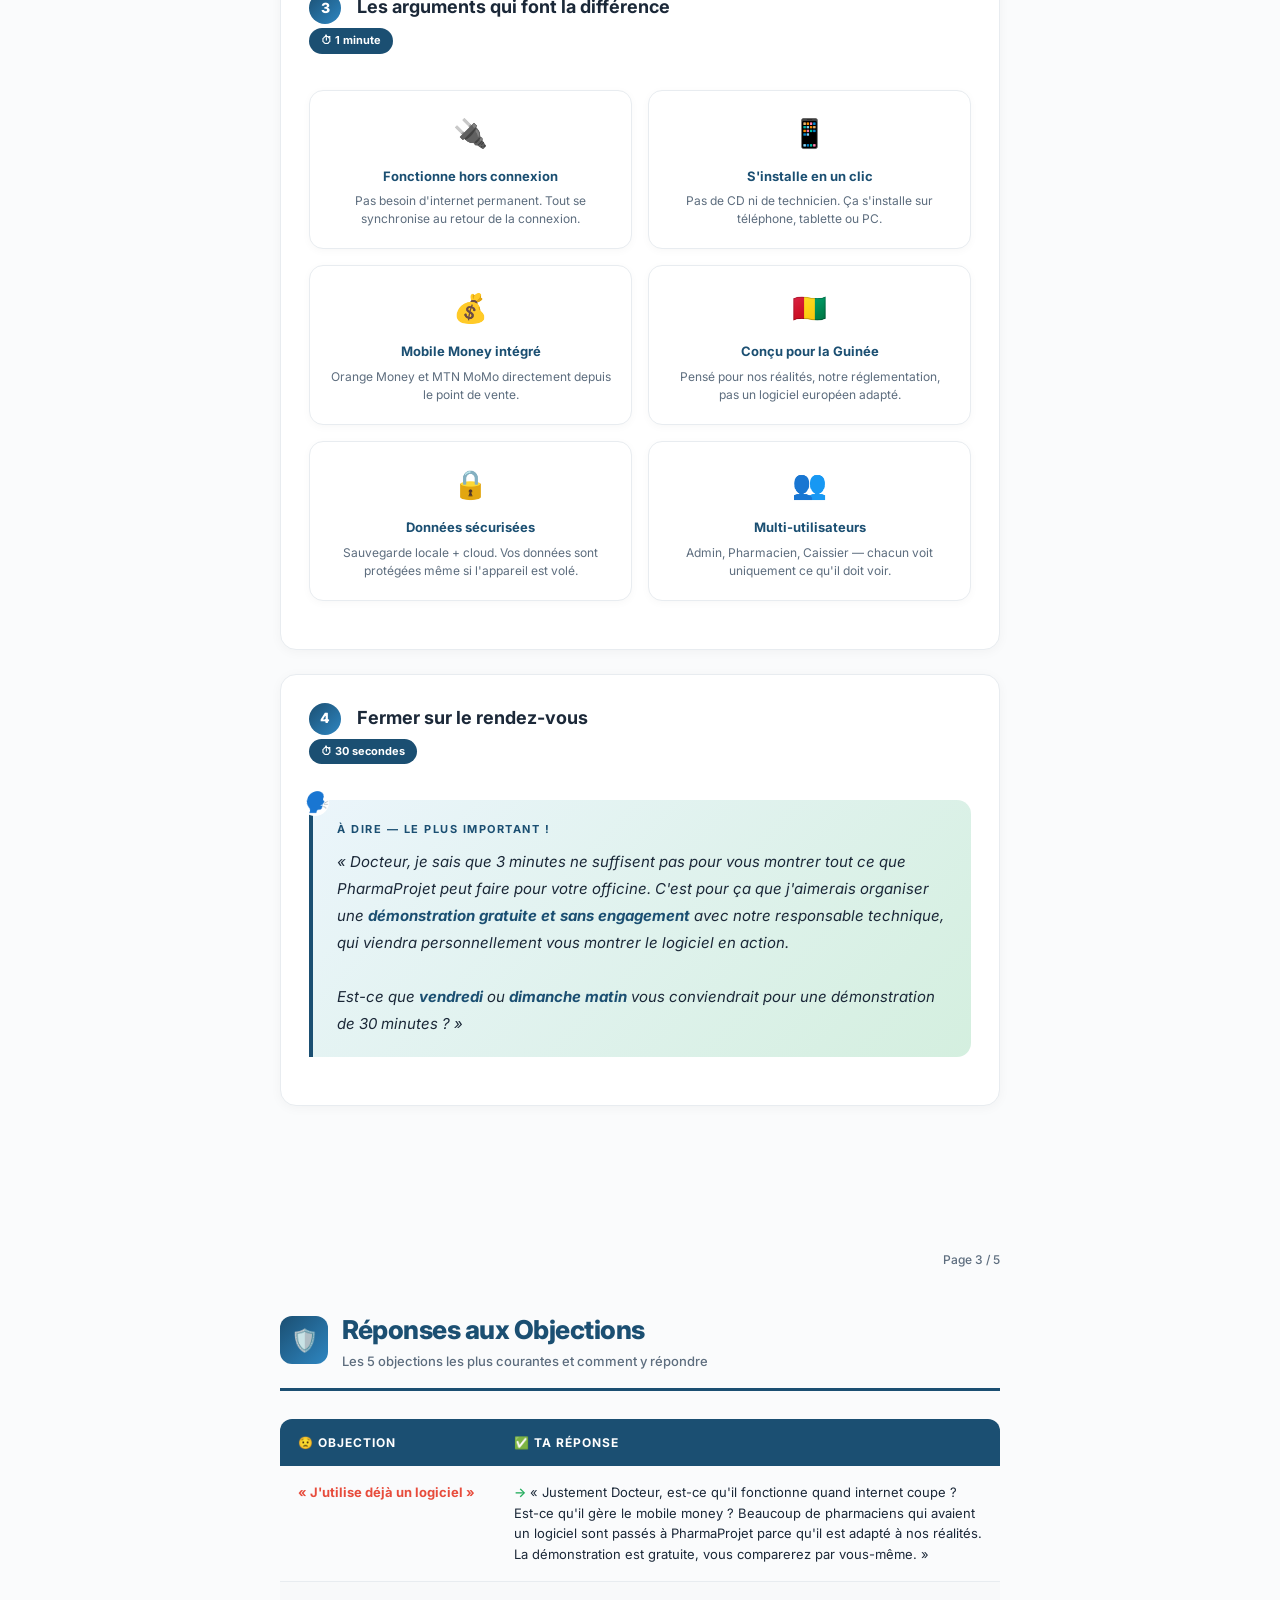
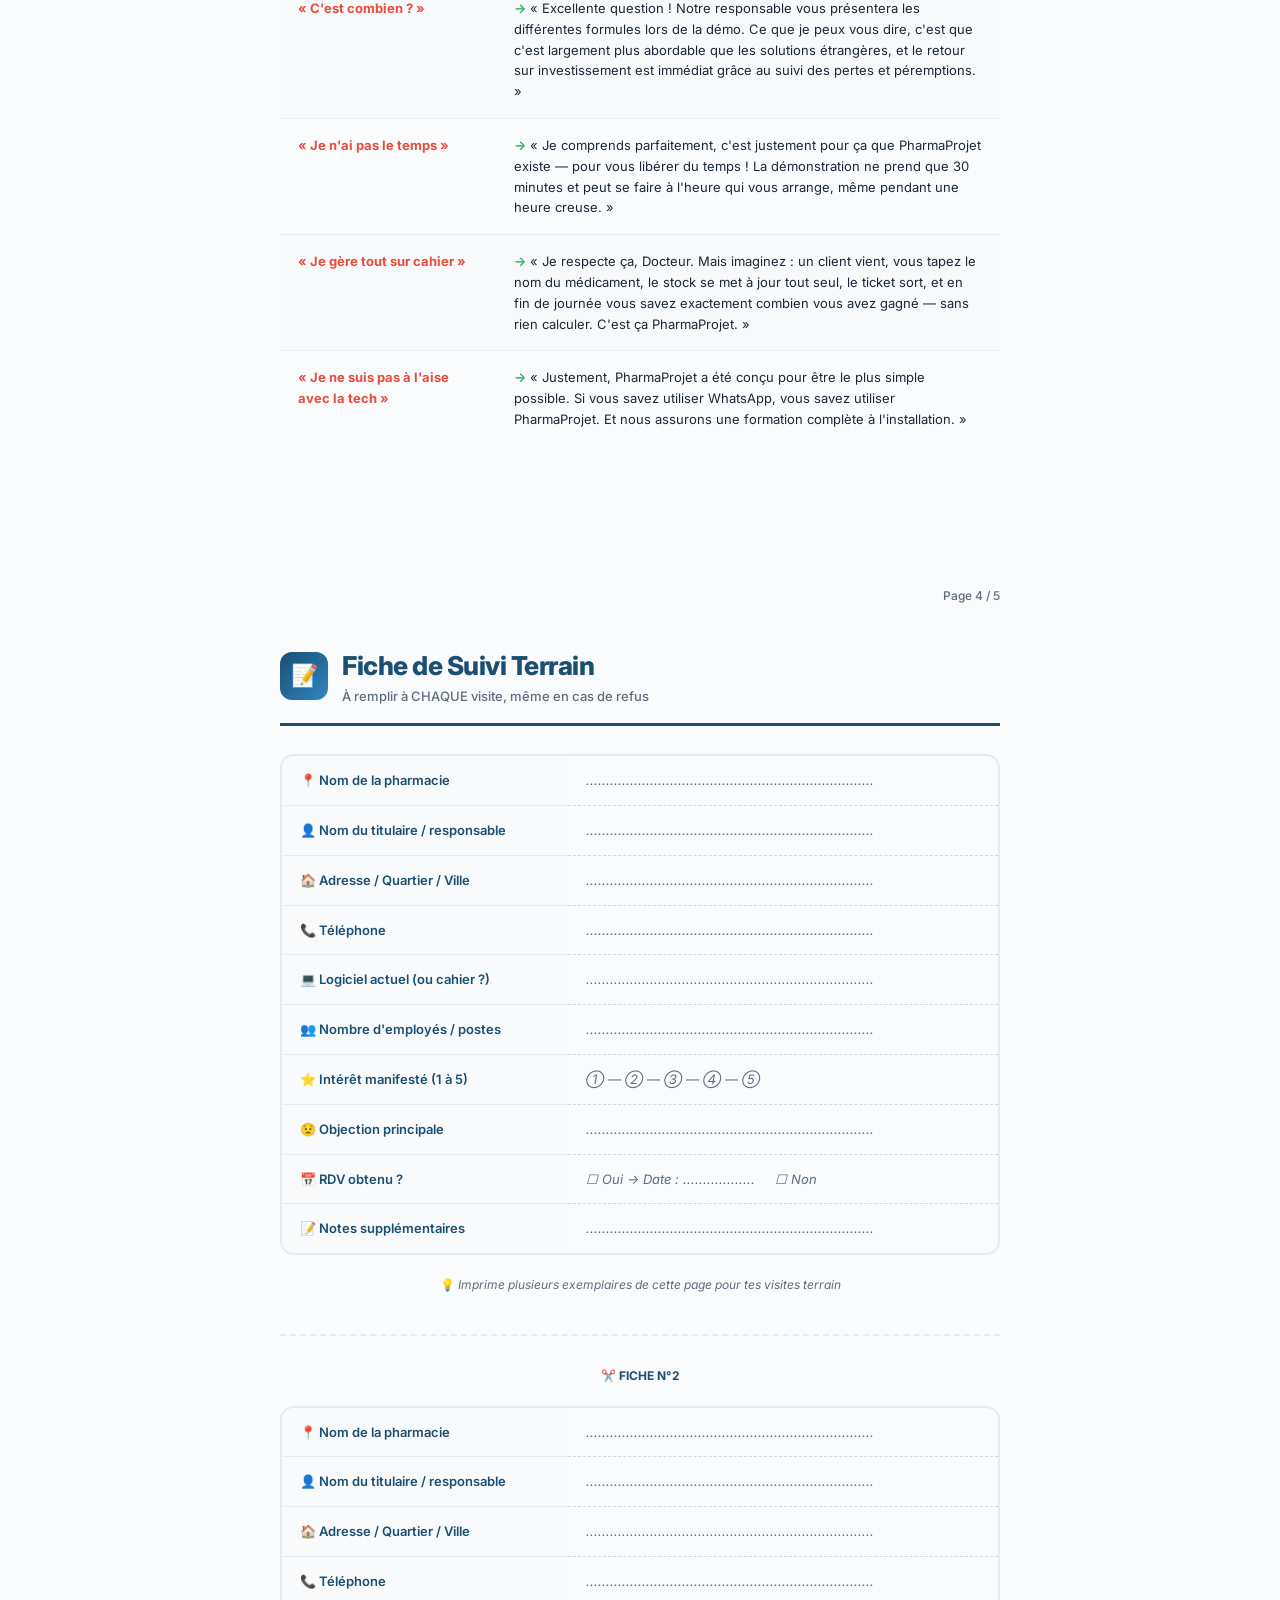
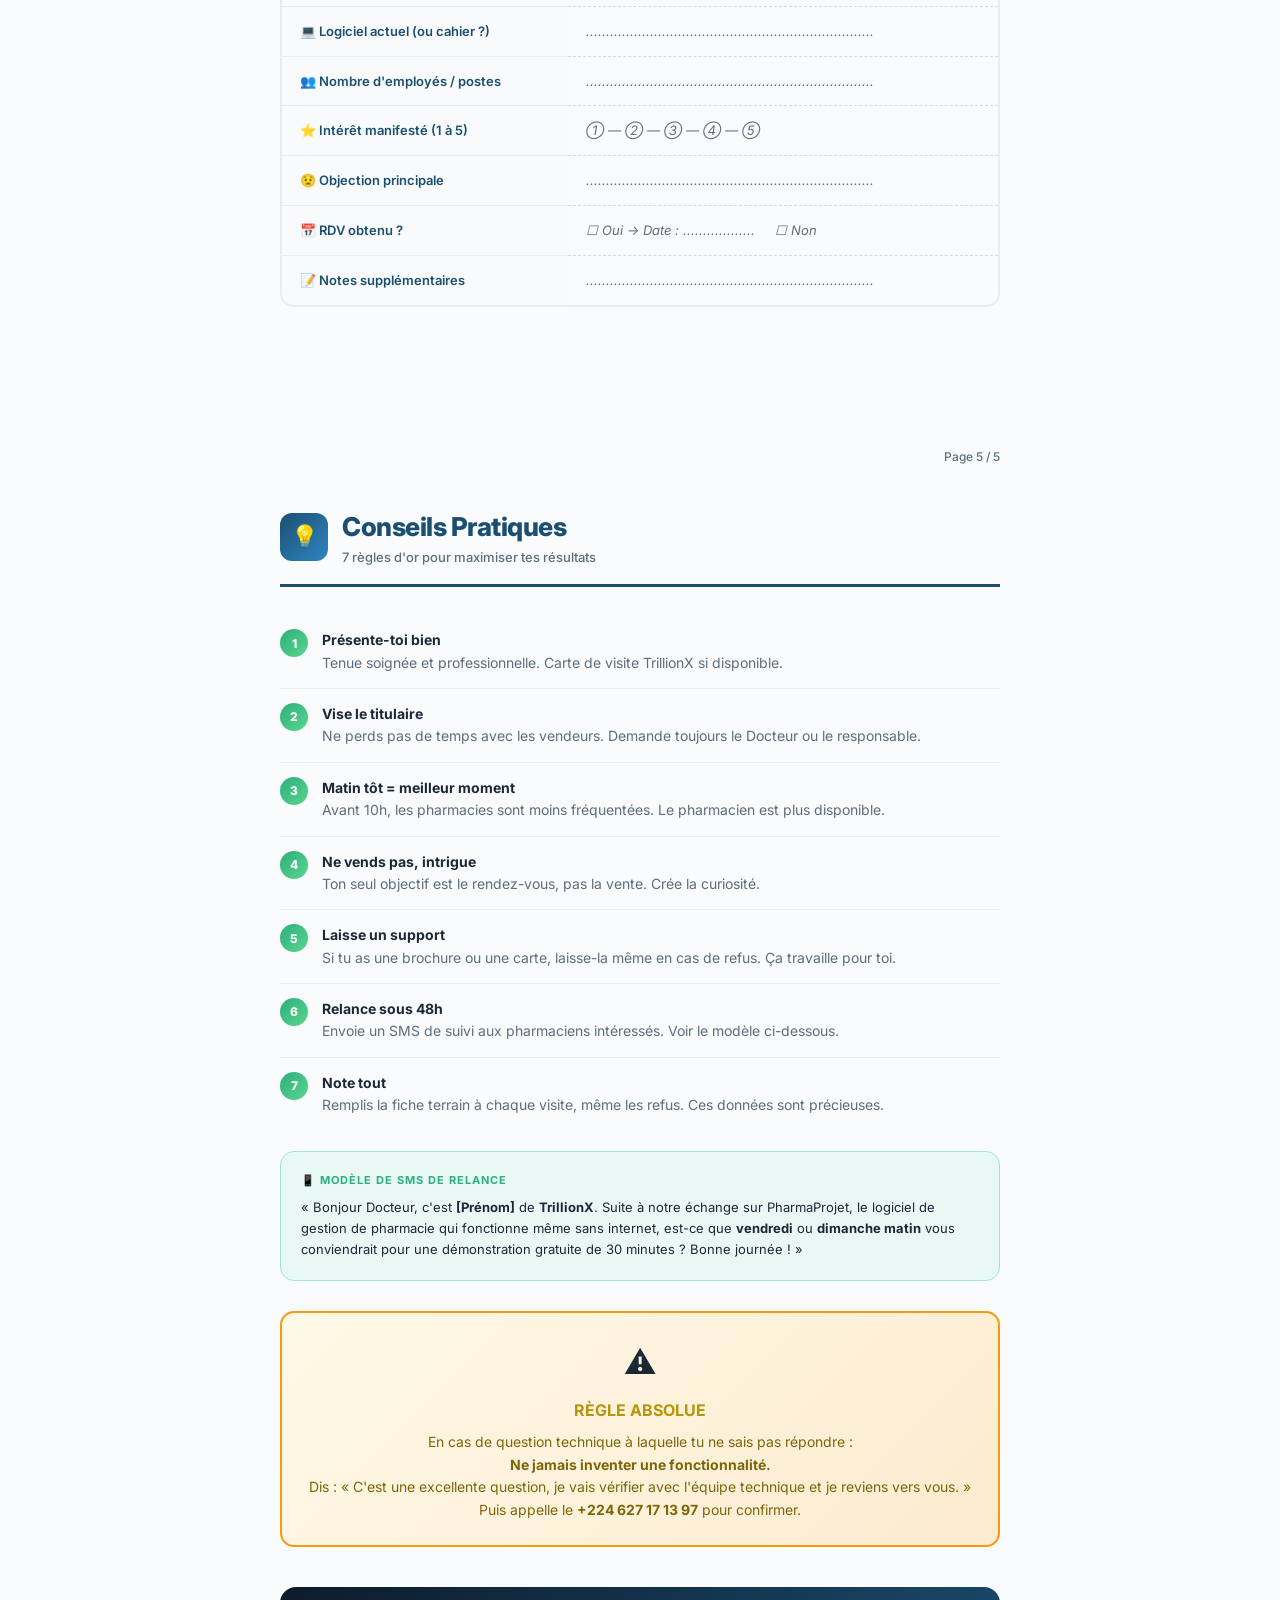
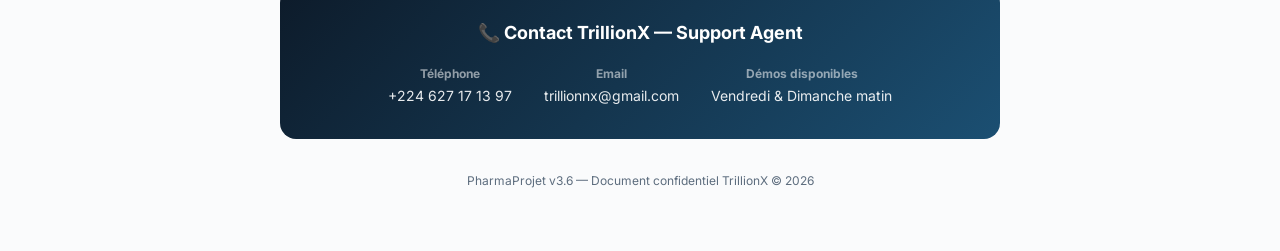
<file: pitch_commercial_pharmaprojet.html>
<!DOCTYPE html>
<html lang="fr">
<head>
    <meta charset="UTF-8">
    <meta name="viewport" content="width=device-width, initial-scale=1.0">
    <title>Pitch Commercial — PharmaProjet | TrillionX</title>
    <link href="https://fonts.googleapis.com/css2?family=Inter:wght@300;400;500;600;700;800;900&display=swap" rel="stylesheet">
    <script src="js/vendor/html2pdf.bundle.min.js"></script>
    <style>
        :root {
            --primary: #1B4F72;
            --primary-light: #2E86C1;
            --accent: #2EAF7D;
            --accent-light: #58D68D;
            --dark: #0D1B2A;
            --text: #1B2838;
            --text-light: #5D6D7E;
            --bg: #FAFBFC;
            --white: #FFFFFF;
            --border: #E8ECF0;
            --warning: #F39C12;
            --danger: #E74C3C;
            --success: #27AE60;
        }

        * { margin: 0; padding: 0; box-sizing: border-box; }

        body {
            font-family: 'Inter', -apple-system, BlinkMacSystemFont, sans-serif;
            background: var(--bg);
            color: var(--text);
            line-height: 1.6;
            -webkit-font-smoothing: antialiased;
        }

        /* ═══════════════ COVER PAGE ═══════════════ */
        .cover-page {
            min-height: 100vh;
            background: linear-gradient(135deg, #0D1B2A 0%, #1B4F72 40%, #2E86C1 100%);
            display: flex;
            flex-direction: column;
            justify-content: center;
            align-items: center;
            text-align: center;
            color: white;
            padding: 40px;
            position: relative;
            overflow: hidden;
        }

        .cover-page::before {
            content: '';
            position: absolute;
            top: -50%;
            right: -30%;
            width: 600px;
            height: 600px;
            background: radial-gradient(circle, rgba(46,175,125,0.15) 0%, transparent 70%);
            border-radius: 50%;
        }

        .cover-page::after {
            content: '';
            position: absolute;
            bottom: -30%;
            left: -20%;
            width: 500px;
            height: 500px;
            background: radial-gradient(circle, rgba(46,134,193,0.1) 0%, transparent 70%);
            border-radius: 50%;
        }

        .cover-badge {
            background: rgba(255,255,255,0.1);
            border: 1px solid rgba(255,255,255,0.2);
            backdrop-filter: blur(10px);
            padding: 8px 24px;
            border-radius: 50px;
            font-size: 13px;
            font-weight: 500;
            letter-spacing: 2px;
            text-transform: uppercase;
            margin-bottom: 32px;
            position: relative;
            z-index: 1;
        }

        .cover-icon {
            font-size: 72px;
            margin-bottom: 24px;
            position: relative;
            z-index: 1;
        }

        .cover-title {
            font-size: 52px;
            font-weight: 900;
            letter-spacing: -1px;
            margin-bottom: 8px;
            position: relative;
            z-index: 1;
        }

        .cover-title span { color: var(--accent-light); }

        .cover-subtitle {
            font-size: 20px;
            font-weight: 300;
            opacity: 0.85;
            margin-bottom: 48px;
            position: relative;
            z-index: 1;
        }

        .cover-label {
            font-size: 28px;
            font-weight: 700;
            background: linear-gradient(135deg, var(--accent-light), #82E0AA);
            -webkit-background-clip: text;
            background-clip: text;
            -webkit-text-fill-color: transparent;
            margin-bottom: 12px;
            position: relative;
            z-index: 1;
        }

        .cover-desc {
            font-size: 15px;
            opacity: 0.7;
            max-width: 500px;
            position: relative;
            z-index: 1;
        }

        .cover-footer {
            position: absolute;
            bottom: 30px;
            font-size: 13px;
            opacity: 0.5;
            z-index: 1;
        }

        /* ═══════════════ CONTENT PAGES ═══════════════ */
        .page {
            max-width: 800px;
            margin: 0 auto;
            padding: 60px 40px;
            page-break-before: always;
        }

        .page-number {
            text-align: right;
            font-size: 12px;
            color: var(--text-light);
            margin-bottom: 40px;
            font-weight: 500;
        }

        .section-header {
            display: flex;
            align-items: center;
            gap: 14px;
            margin-bottom: 28px;
            padding-bottom: 16px;
            border-bottom: 3px solid var(--primary);
        }

        .section-icon {
            width: 48px;
            height: 48px;
            background: linear-gradient(135deg, var(--primary), var(--primary-light));
            border-radius: 12px;
            display: flex;
            align-items: center;
            justify-content: center;
            font-size: 22px;
            color: white;
            flex-shrink: 0;
        }

        .section-title {
            font-size: 26px;
            font-weight: 800;
            color: var(--primary);
            letter-spacing: -0.5px;
        }

        .section-subtitle {
            font-size: 13px;
            color: var(--text-light);
            font-weight: 500;
        }

        /* Speech bubbles */
        .speech {
            background: linear-gradient(135deg, #EBF5FB, #D4EFDF);
            border-left: 4px solid var(--primary);
            padding: 20px 24px;
            border-radius: 0 14px 14px 0;
            margin: 20px 0;
            font-style: italic;
            font-size: 15px;
            line-height: 1.8;
            color: var(--text);
            position: relative;
        }

        .speech::before {
            content: '🗣️';
            position: absolute;
            top: -12px;
            left: -12px;
            font-size: 20px;
            background: white;
            border-radius: 50%;
            width: 28px;
            height: 28px;
            display: flex;
            align-items: center;
            justify-content: center;
        }

        .speech strong { color: var(--primary); }

        .speech-label {
            font-size: 11px;
            font-weight: 700;
            text-transform: uppercase;
            letter-spacing: 1.5px;
            color: var(--primary);
            margin-bottom: 8px;
            display: block;
            font-style: normal;
        }

        /* Timing badge */
        .timing {
            display: inline-flex;
            align-items: center;
            gap: 6px;
            background: var(--primary);
            color: white;
            font-size: 11px;
            font-weight: 700;
            padding: 4px 12px;
            border-radius: 50px;
            margin-bottom: 16px;
        }

        /* Step cards */
        .step-card {
            background: var(--white);
            border: 1px solid var(--border);
            border-radius: 16px;
            padding: 28px;
            margin: 24px 0;
            box-shadow: 0 2px 12px rgba(0,0,0,0.04);
        }

        .step-number {
            display: inline-flex;
            align-items: center;
            justify-content: center;
            width: 32px;
            height: 32px;
            background: linear-gradient(135deg, var(--primary), var(--primary-light));
            color: white;
            font-size: 14px;
            font-weight: 800;
            border-radius: 50%;
            margin-right: 12px;
        }

        .step-title {
            font-size: 18px;
            font-weight: 700;
            color: var(--text);
            display: inline;
        }

        .step-instruction {
            font-size: 13px;
            color: var(--accent);
            font-weight: 600;
            margin-top: 4px;
            margin-bottom: 16px;
        }

        /* Feature list */
        .feature-list {
            list-style: none;
            padding: 0;
        }

        .feature-list li {
            padding: 10px 0;
            border-bottom: 1px solid var(--border);
            font-size: 14px;
            display: flex;
            align-items: flex-start;
            gap: 10px;
        }

        .feature-list li:last-child { border-bottom: none; }

        .feature-check {
            color: var(--accent);
            font-weight: 700;
            font-size: 16px;
            flex-shrink: 0;
        }

        /* Differentiator cards */
        .diff-grid {
            display: grid;
            grid-template-columns: 1fr 1fr;
            gap: 16px;
            margin: 20px 0;
        }

        .diff-card {
            background: var(--white);
            border: 1px solid var(--border);
            border-radius: 14px;
            padding: 20px;
            text-align: center;
            box-shadow: 0 2px 8px rgba(0,0,0,0.03);
        }

        .diff-card .icon {
            font-size: 28px;
            margin-bottom: 10px;
        }

        .diff-card h4 {
            font-size: 13px;
            font-weight: 700;
            color: var(--primary);
            margin-bottom: 6px;
        }

        .diff-card p {
            font-size: 12px;
            color: var(--text-light);
            line-height: 1.5;
        }

        /* Objections table */
        .objection-table {
            width: 100%;
            border-collapse: separate;
            border-spacing: 0;
            margin: 20px 0;
            font-size: 13px;
        }

        .objection-table thead th {
            background: var(--primary);
            color: white;
            padding: 14px 18px;
            text-align: left;
            font-weight: 700;
            font-size: 12px;
            text-transform: uppercase;
            letter-spacing: 1px;
        }

        .objection-table thead th:first-child { border-radius: 12px 0 0 0; }
        .objection-table thead th:last-child { border-radius: 0 12px 0 0; }

        .objection-table td {
            padding: 16px 18px;
            border-bottom: 1px solid var(--border);
            vertical-align: top;
        }

        .objection-table tr:last-child td { border-bottom: none; }
        .objection-table tr:last-child td:first-child { border-radius: 0 0 0 12px; }
        .objection-table tr:last-child td:last-child { border-radius: 0 0 12px 0; }

        .objection-table tr:nth-child(even) td { background: #F8F9FA; }

        .objection-label {
            font-weight: 700;
            color: var(--danger);
            font-size: 13px;
        }

        .response-label {
            color: var(--success);
            font-weight: 600;
        }

        /* Info collection form */
        .form-table {
            width: 100%;
            border-collapse: separate;
            border-spacing: 0;
            border: 2px solid var(--border);
            border-radius: 14px;
            overflow: hidden;
            margin: 20px 0;
        }

        .form-table td {
            padding: 14px 18px;
            border-bottom: 1px solid var(--border);
            font-size: 13px;
        }

        .form-table tr:last-child td { border-bottom: none; }

        .form-table td:first-child {
            font-weight: 600;
            color: var(--primary);
            width: 40%;
            background: #F8FAFB;
        }

        .form-table td:last-child {
            border-bottom: 1px dashed #D5D8DC;
            color: var(--text-light);
            font-style: italic;
        }

        /* Tips */
        .tips-list {
            list-style: none;
            padding: 0;
            margin: 20px 0;
        }

        .tips-list li {
            display: flex;
            align-items: flex-start;
            gap: 14px;
            padding: 14px 0;
            border-bottom: 1px solid var(--border);
            font-size: 14px;
        }

        .tips-list li:last-child { border-bottom: none; }

        .tip-num {
            width: 28px;
            height: 28px;
            background: linear-gradient(135deg, var(--accent), var(--accent-light));
            color: white;
            font-size: 12px;
            font-weight: 800;
            border-radius: 50%;
            display: flex;
            align-items: center;
            justify-content: center;
            flex-shrink: 0;
        }

        .tip-title { font-weight: 700; color: var(--text); }
        .tip-desc { color: var(--text-light); }

        /* Contact footer */
        .contact-box {
            background: linear-gradient(135deg, var(--dark), var(--primary));
            color: white;
            border-radius: 16px;
            padding: 32px;
            margin-top: 40px;
            text-align: center;
        }

        .contact-box h3 {
            font-size: 18px;
            margin-bottom: 16px;
        }

        .contact-items {
            display: flex;
            justify-content: center;
            gap: 32px;
            flex-wrap: wrap;
        }

        .contact-item {
            font-size: 14px;
            opacity: 0.9;
        }

        .contact-item strong { display: block; font-size: 12px; opacity: 0.6; margin-bottom: 2px; }

        /* Key reminder box */
        .key-reminder {
            background: linear-gradient(135deg, #FEF9E7, #FDEBD0);
            border: 2px solid var(--warning);
            border-radius: 14px;
            padding: 24px;
            margin: 30px 0;
            text-align: center;
        }

        .key-reminder .icon { font-size: 32px; margin-bottom: 10px; }
        .key-reminder h4 { color: #B7950B; font-size: 16px; margin-bottom: 8px; }
        .key-reminder p { font-size: 14px; color: #7D6608; line-height: 1.6; }

        /* SMS template */
        .sms-box {
            background: #E8F8F5;
            border: 1px solid #A3E4D7;
            border-radius: 14px;
            padding: 20px;
            margin: 16px 0;
            font-size: 13px;
        }

        .sms-box .label {
            font-size: 11px;
            font-weight: 700;
            text-transform: uppercase;
            letter-spacing: 1px;
            color: var(--accent);
            margin-bottom: 8px;
        }

        /* Download button */
        .download-fab {
            position: fixed;
            bottom: 30px;
            right: 30px;
            z-index: 9999;
            display: flex;
            align-items: center;
            gap: 10px;
            background: linear-gradient(135deg, #1B4F72, #2E86C1);
            color: white;
            border: none;
            padding: 14px 28px;
            border-radius: 50px;
            font-family: 'Inter', sans-serif;
            font-size: 14px;
            font-weight: 700;
            cursor: pointer;
            box-shadow: 0 8px 30px rgba(27,79,114,0.4);
            transition: all 0.3s ease;
            text-decoration: none;
        }

        .download-fab:hover {
            transform: translateY(-3px);
            box-shadow: 0 12px 40px rgba(27,79,114,0.5);
            background: linear-gradient(135deg, #2E86C1, #2EAF7D);
        }

        .download-fab:active { transform: translateY(0); }

        .download-fab svg {
            width: 20px;
            height: 20px;
            stroke: currentColor;
            stroke-width: 2;
            fill: none;
            stroke-linecap: round;
            stroke-linejoin: round;
        }

        .download-fab.loading {
            pointer-events: none;
            opacity: 0.8;
        }

        .download-fab .spinner-pdf {
            display: none;
            width: 20px;
            height: 20px;
            border: 3px solid rgba(255,255,255,0.3);
            border-top-color: white;
            border-radius: 50%;
            animation: spin 0.8s linear infinite;
        }

        .download-fab.loading .spinner-pdf { display: block; }
        .download-fab.loading svg { display: none; }
        .download-fab.loading .btn-text::after { content: 'Génération en cours...'; }
        .download-fab.loading .btn-text span { display: none; }

        @keyframes spin { to { transform: rotate(360deg); } }

        /* Print styles */
        @media print {
            body { background: white; }
            .cover-page { min-height: 100vh; }
            .page { padding: 40px 30px; }
            .no-print, .download-fab { display: none !important; }
            .step-card, .diff-card { box-shadow: none; border: 1px solid #ddd; }
        }

        @media (max-width: 600px) {
            .cover-title { font-size: 32px; }
            .cover-label { font-size: 20px; }
            .page { padding: 30px 20px; }
            .diff-grid { grid-template-columns: 1fr; }
            .contact-items { flex-direction: column; gap: 12px; }
        }
    </style>
</head>
<body>

    <!-- ═══════════════ BOUTON TÉLÉCHARGER PDF ═══════════════ -->
    <button class="download-fab" id="download-pdf-btn" onclick="downloadPDF()" title="Télécharger en PDF">
        <svg viewBox="0 0 24 24"><path d="M21 15v4a2 2 0 0 1-2 2H5a2 2 0 0 1-2-2v-4"/><polyline points="7 10 12 15 17 10"/><line x1="12" y1="15" x2="12" y2="3"/></svg>
        <div class="spinner-pdf"></div>
        <span class="btn-text"><span>📥 Télécharger en PDF</span></span>
    </button>

    <!-- ═══════════════ PAGE DE COUVERTURE ═══════════════ -->
    <div class="cover-page">
        <div class="cover-badge">📋 Document Confidentiel — Usage Interne</div>
        <div class="cover-icon">💊</div>
        <h1 class="cover-title">Pharma<span>Projet</span></h1>
        <p class="cover-subtitle">ERP Pharmaceutique Premium — Made in Guinea 🇬🇳</p>
        <div style="width: 60px; height: 3px; background: var(--accent-light); border-radius: 2px; margin: 20px auto 32px;"></div>
        <div class="cover-label">Guide de Prospection Commerciale</div>
        <p class="cover-desc">
            Document à destination des agents commerciaux pour la prospection en pharmacie. 
            Contient le pitch, les réponses aux objections et la fiche de suivi terrain.
        </p>
        <div class="cover-footer">TrillionX © 2026 — +224 627 17 13 97 — trillionnx@gmail.com</div>
    </div>

    <!-- ═══════════════ PAGE 1 : TON OBJECTIF ═══════════════ -->
    <div class="page">
        <div class="page-number">Page 1 / 5</div>

        <div class="section-header">
            <div class="section-icon">🎯</div>
            <div>
                <div class="section-title">Ta Mission</div>
                <div class="section-subtitle">Ce que tu dois accomplir à chaque visite</div>
            </div>
        </div>

        <div class="key-reminder">
            <div class="icon">🎯</div>
            <h4>TON SEUL OBJECTIF : OBTENIR UN RENDEZ-VOUS</h4>
            <p>
                Tu n'as <strong>PAS</strong> besoin de montrer l'application.<br>
                Tu n'as <strong>PAS</strong> besoin de connaître tous les détails techniques.<br>
                Ton rôle est de <strong>créer la curiosité</strong> et <strong>décrocher un rendez-vous</strong><br>
                pour que l'équipe technique vienne faire la démonstration et conclure la vente.
            </p>
        </div>

        <div class="section-header" style="margin-top: 48px;">
            <div class="section-icon">💬</div>
            <div>
                <div class="section-title">Phrase d'Accroche</div>
                <div class="section-subtitle">À dire dès ton entrée dans la pharmacie</div>
            </div>
        </div>

        <div class="speech">
            <span class="speech-label">À dire au pharmacien titulaire</span>
            « Bonjour Docteur, je suis <strong>[Prénom]</strong> de la société <strong>TrillionX</strong>. 
            Nous avons développé <strong>PharmaProjet</strong>, le premier logiciel de gestion de pharmacie 
            100% guinéen, conçu spécifiquement pour les réalités de nos officines. 
            Est-ce que vous auriez <strong>3 minutes</strong> ? Je ne vais pas vous prendre plus de temps que ça. »
        </div>
    </div>

    <!-- ═══════════════ PAGE 2 : LE PITCH ═══════════════ -->
    <div class="page">
        <div class="page-number">Page 2 / 5</div>

        <div class="section-header">
            <div class="section-icon">📋</div>
            <div>
                <div class="section-title">Le Pitch en 3 Minutes</div>
                <div class="section-subtitle">Suis ces 4 étapes dans l'ordre</div>
            </div>
        </div>

        <!-- Étape 1 -->
        <div class="step-card">
            <span class="step-number">1</span>
            <span class="step-title">Identifier le problème</span>
            <div class="step-instruction">
                <span class="timing">⏱ 30 secondes</span>
            </div>
            <div class="speech">
                <span class="speech-label">À dire</span>
                « Docteur, vous connaissez les défis du quotidien :<br><br>
                • Les <strong>coupures d'internet et d'électricité</strong> qui bloquent tout<br>
                • Le <strong>suivi des stocks</strong> fait manuellement sur cahier ou sur Excel<br>
                • Les <strong>médicaments périmés</strong> qu'on découvre trop tard<br>
                • Les <strong>pertes financières</strong> difficiles à tracer<br>
                • Les <strong>exigences de la DNPM</strong> en matière de traçabilité<br><br>
                Est-ce que vous rencontrez ces problèmes au quotidien ? »
            </div>
            <p class="step-instruction">👉 Laisser le pharmacien répondre — c'est crucial pour l'engager dans la conversation</p>
        </div>

        <!-- Étape 2 -->
        <div class="step-card">
            <span class="step-number">2</span>
            <span class="step-title">Présenter la solution</span>
            <div class="step-instruction">
                <span class="timing">⏱ 1 minute</span>
            </div>
            <div class="speech">
                <span class="speech-label">À dire</span>
                « C'est exactement pour ça que nous avons créé <strong>PharmaProjet</strong>. 
                C'est un logiciel complet de gestion de pharmacie qui a une particularité unique : 
                <strong>il fonctionne même sans internet et sans électricité permanente</strong> — 
                il suffit d'un téléphone, d'une tablette ou d'un ordinateur portable. »
            </div>
            <ul class="feature-list">
                <li><span class="feature-check">✅</span> <span><strong>Vos ventes</strong> — terminal de vente rapide avec paiement Orange Money et MTN MoMo</span></li>
                <li><span class="feature-check">✅</span> <span><strong>Vos stocks</strong> — suivi automatique par lot, alertes rupture et péremption</span></li>
                <li><span class="feature-check">✅</span> <span><strong>Vos ordonnances</strong> — liaison patient → ordonnance → vente, traçabilité totale</span></li>
                <li><span class="feature-check">✅</span> <span><strong>Votre caisse</strong> — suivi journalier, rapports de bénéfices, historique complet</span></li>
                <li><span class="feature-check">✅</span> <span><strong>Conformité DNPM</strong> — journal d'audit inaltérable et pharmacovigilance</span></li>
            </ul>
        </div>

        <!-- Étape 3 -->
        <div class="step-card">
            <span class="step-number">3</span>
            <span class="step-title">Les arguments qui font la différence</span>
            <div class="step-instruction">
                <span class="timing">⏱ 1 minute</span>
            </div>
            <div class="diff-grid">
                <div class="diff-card">
                    <div class="icon">🔌</div>
                    <h4>Fonctionne hors connexion</h4>
                    <p>Pas besoin d'internet permanent. Tout se synchronise au retour de la connexion.</p>
                </div>
                <div class="diff-card">
                    <div class="icon">📱</div>
                    <h4>S'installe en un clic</h4>
                    <p>Pas de CD ni de technicien. Ça s'installe sur téléphone, tablette ou PC.</p>
                </div>
                <div class="diff-card">
                    <div class="icon">💰</div>
                    <h4>Mobile Money intégré</h4>
                    <p>Orange Money et MTN MoMo directement depuis le point de vente.</p>
                </div>
                <div class="diff-card">
                    <div class="icon">🇬🇳</div>
                    <h4>Conçu pour la Guinée</h4>
                    <p>Pensé pour nos réalités, notre réglementation, pas un logiciel européen adapté.</p>
                </div>
                <div class="diff-card">
                    <div class="icon">🔒</div>
                    <h4>Données sécurisées</h4>
                    <p>Sauvegarde locale + cloud. Vos données sont protégées même si l'appareil est volé.</p>
                </div>
                <div class="diff-card">
                    <div class="icon">👥</div>
                    <h4>Multi-utilisateurs</h4>
                    <p>Admin, Pharmacien, Caissier — chacun voit uniquement ce qu'il doit voir.</p>
                </div>
            </div>
        </div>

        <!-- Étape 4 -->
        <div class="step-card">
            <span class="step-number">4</span>
            <span class="step-title">Fermer sur le rendez-vous</span>
            <div class="step-instruction">
                <span class="timing">⏱ 30 secondes</span>
            </div>
            <div class="speech">
                <span class="speech-label">À dire — le plus important !</span>
                « Docteur, je sais que 3 minutes ne suffisent pas pour vous montrer tout ce que PharmaProjet 
                peut faire pour votre officine. C'est pour ça que j'aimerais organiser une 
                <strong>démonstration gratuite et sans engagement</strong> avec notre responsable technique, 
                qui viendra personnellement vous montrer le logiciel en action.<br><br>
                Est-ce que <strong>vendredi</strong> ou <strong>dimanche matin</strong> vous conviendrait 
                pour une démonstration de 30 minutes ? »
            </div>
        </div>
    </div>

    <!-- ═══════════════ PAGE 3 : OBJECTIONS ═══════════════ -->
    <div class="page">
        <div class="page-number">Page 3 / 5</div>

        <div class="section-header">
            <div class="section-icon">🛡️</div>
            <div>
                <div class="section-title">Réponses aux Objections</div>
                <div class="section-subtitle">Les 5 objections les plus courantes et comment y répondre</div>
            </div>
        </div>

        <table class="objection-table">
            <thead>
                <tr>
                    <th style="width: 30%;">😟 Objection</th>
                    <th>✅ Ta réponse</th>
                </tr>
            </thead>
            <tbody>
                <tr>
                    <td><span class="objection-label">« J'utilise déjà un logiciel »</span></td>
                    <td><span class="response-label">→</span> « Justement Docteur, est-ce qu'il fonctionne quand internet coupe ? Est-ce qu'il gère le mobile money ? Beaucoup de pharmaciens qui avaient un logiciel sont passés à PharmaProjet parce qu'il est adapté à nos réalités. La démonstration est gratuite, vous comparerez par vous-même. »</td>
                </tr>
                <tr>
                    <td><span class="objection-label">« C'est combien ? »</span></td>
                    <td><span class="response-label">→</span> « Excellente question ! Notre responsable vous présentera les différentes formules lors de la démo. Ce que je peux vous dire, c'est que c'est largement plus abordable que les solutions étrangères, et le retour sur investissement est immédiat grâce au suivi des pertes et péremptions. »</td>
                </tr>
                <tr>
                    <td><span class="objection-label">« Je n'ai pas le temps »</span></td>
                    <td><span class="response-label">→</span> « Je comprends parfaitement, c'est justement pour ça que PharmaProjet existe — pour vous libérer du temps ! La démonstration ne prend que 30 minutes et peut se faire à l'heure qui vous arrange, même pendant une heure creuse. »</td>
                </tr>
                <tr>
                    <td><span class="objection-label">« Je gère tout sur cahier »</span></td>
                    <td><span class="response-label">→</span> « Je respecte ça, Docteur. Mais imaginez : un client vient, vous tapez le nom du médicament, le stock se met à jour tout seul, le ticket sort, et en fin de journée vous savez exactement combien vous avez gagné — sans rien calculer. C'est ça PharmaProjet. »</td>
                </tr>
                <tr>
                    <td><span class="objection-label">« Je ne suis pas à l'aise avec la tech »</span></td>
                    <td><span class="response-label">→</span> « Justement, PharmaProjet a été conçu pour être le plus simple possible. Si vous savez utiliser WhatsApp, vous savez utiliser PharmaProjet. Et nous assurons une formation complète à l'installation. »</td>
                </tr>
            </tbody>
        </table>
    </div>

    <!-- ═══════════════ PAGE 4 : FICHE TERRAIN ═══════════════ -->
    <div class="page">
        <div class="page-number">Page 4 / 5</div>

        <div class="section-header">
            <div class="section-icon">📝</div>
            <div>
                <div class="section-title">Fiche de Suivi Terrain</div>
                <div class="section-subtitle">À remplir à CHAQUE visite, même en cas de refus</div>
            </div>
        </div>

        <table class="form-table">
            <tr><td>📍 Nom de la pharmacie</td><td>........................................................................</td></tr>
            <tr><td>👤 Nom du titulaire / responsable</td><td>........................................................................</td></tr>
            <tr><td>🏠 Adresse / Quartier / Ville</td><td>........................................................................</td></tr>
            <tr><td>📞 Téléphone</td><td>........................................................................</td></tr>
            <tr><td>💻 Logiciel actuel (ou cahier ?)</td><td>........................................................................</td></tr>
            <tr><td>👥 Nombre d'employés / postes</td><td>........................................................................</td></tr>
            <tr><td>⭐ Intérêt manifesté (1 à 5)</td><td>① — ② — ③ — ④ — ⑤</td></tr>
            <tr><td>😟 Objection principale</td><td>........................................................................</td></tr>
            <tr><td>📅 RDV obtenu ?</td><td>☐ Oui → Date : .................. &nbsp;&nbsp;&nbsp; ☐ Non</td></tr>
            <tr><td>📝 Notes supplémentaires</td><td>........................................................................</td></tr>
        </table>

        <p style="text-align: center; font-size: 12px; color: var(--text-light); margin-top: 10px;">
            💡 <em>Imprime plusieurs exemplaires de cette page pour tes visites terrain</em>
        </p>

        <!-- 2ème fiche sur la même page -->
        <div style="margin-top: 40px; padding-top: 30px; border-top: 2px dashed var(--border);">
            <p style="font-size: 12px; font-weight: 700; color: var(--primary); margin-bottom: 16px; text-align: center;">✂️ FICHE N°2</p>
            <table class="form-table">
                <tr><td>📍 Nom de la pharmacie</td><td>........................................................................</td></tr>
                <tr><td>👤 Nom du titulaire / responsable</td><td>........................................................................</td></tr>
                <tr><td>🏠 Adresse / Quartier / Ville</td><td>........................................................................</td></tr>
                <tr><td>📞 Téléphone</td><td>........................................................................</td></tr>
                <tr><td>💻 Logiciel actuel (ou cahier ?)</td><td>........................................................................</td></tr>
                <tr><td>👥 Nombre d'employés / postes</td><td>........................................................................</td></tr>
                <tr><td>⭐ Intérêt manifesté (1 à 5)</td><td>① — ② — ③ — ④ — ⑤</td></tr>
                <tr><td>😟 Objection principale</td><td>........................................................................</td></tr>
                <tr><td>📅 RDV obtenu ?</td><td>☐ Oui → Date : .................. &nbsp;&nbsp;&nbsp; ☐ Non</td></tr>
                <tr><td>📝 Notes supplémentaires</td><td>........................................................................</td></tr>
            </table>
        </div>
    </div>

    <!-- ═══════════════ PAGE 5 : CONSEILS ═══════════════ -->
    <div class="page">
        <div class="page-number">Page 5 / 5</div>

        <div class="section-header">
            <div class="section-icon">💡</div>
            <div>
                <div class="section-title">Conseils Pratiques</div>
                <div class="section-subtitle">7 règles d'or pour maximiser tes résultats</div>
            </div>
        </div>

        <ul class="tips-list">
            <li>
                <span class="tip-num">1</span>
                <div><span class="tip-title">Présente-toi bien</span><br>
                <span class="tip-desc">Tenue soignée et professionnelle. Carte de visite TrillionX si disponible.</span></div>
            </li>
            <li>
                <span class="tip-num">2</span>
                <div><span class="tip-title">Vise le titulaire</span><br>
                <span class="tip-desc">Ne perds pas de temps avec les vendeurs. Demande toujours le Docteur ou le responsable.</span></div>
            </li>
            <li>
                <span class="tip-num">3</span>
                <div><span class="tip-title">Matin tôt = meilleur moment</span><br>
                <span class="tip-desc">Avant 10h, les pharmacies sont moins fréquentées. Le pharmacien est plus disponible.</span></div>
            </li>
            <li>
                <span class="tip-num">4</span>
                <div><span class="tip-title">Ne vends pas, intrigue</span><br>
                <span class="tip-desc">Ton seul objectif est le rendez-vous, pas la vente. Crée la curiosité.</span></div>
            </li>
            <li>
                <span class="tip-num">5</span>
                <div><span class="tip-title">Laisse un support</span><br>
                <span class="tip-desc">Si tu as une brochure ou une carte, laisse-la même en cas de refus. Ça travaille pour toi.</span></div>
            </li>
            <li>
                <span class="tip-num">6</span>
                <div><span class="tip-title">Relance sous 48h</span><br>
                <span class="tip-desc">Envoie un SMS de suivi aux pharmaciens intéressés. Voir le modèle ci-dessous.</span></div>
            </li>
            <li>
                <span class="tip-num">7</span>
                <div><span class="tip-title">Note tout</span><br>
                <span class="tip-desc">Remplis la fiche terrain à chaque visite, même les refus. Ces données sont précieuses.</span></div>
            </li>
        </ul>

        <div class="sms-box">
            <div class="label">📱 Modèle de SMS de relance</div>
            <p>« Bonjour Docteur, c'est <strong>[Prénom]</strong> de <strong>TrillionX</strong>. Suite à notre échange 
            sur PharmaProjet, le logiciel de gestion de pharmacie qui fonctionne même sans internet, est-ce que 
            <strong>vendredi</strong> ou <strong>dimanche matin</strong> vous conviendrait pour une démonstration 
            gratuite de 30 minutes ? Bonne journée ! »</p>
        </div>

        <div class="key-reminder">
            <div class="icon">⚠️</div>
            <h4>RÈGLE ABSOLUE</h4>
            <p>
                En cas de question technique à laquelle tu ne sais pas répondre :<br>
                <strong>Ne jamais inventer une fonctionnalité.</strong><br>
                Dis : « C'est une excellente question, je vais vérifier avec l'équipe technique et je reviens vers vous. »<br>
                Puis appelle le <strong>+224 627 17 13 97</strong> pour confirmer.
            </p>
        </div>

        <div class="contact-box">
            <h3>📞 Contact TrillionX — Support Agent</h3>
            <div class="contact-items">
                <div class="contact-item">
                    <strong>Téléphone</strong>
                    +224 627 17 13 97
                </div>
                <div class="contact-item">
                    <strong>Email</strong>
                    trillionnx@gmail.com
                </div>
                <div class="contact-item">
                    <strong>Démos disponibles</strong>
                    Vendredi & Dimanche matin
                </div>
            </div>
        </div>

        <p style="text-align: center; margin-top: 32px; font-size: 12px; color: var(--text-light);">
            PharmaProjet v3.6 — Document confidentiel TrillionX © 2026
        </p>
    </div>

    <script>
        function downloadPDF() {
            const btn = document.getElementById('download-pdf-btn');
            btn.classList.add('loading');
            btn.style.display = 'none';

            // Use the actual document body so all styles from <head> are preserved
                const element = document.body;

                const opt = {
                    margin:       [5, 5, 5, 5],
                    filename:     'PharmaProjet_Pitch_Commercial_TrillionX.pdf',
                    image:        { type: 'jpeg', quality: 0.98 },
                    html2canvas:  { 
                        scale: 2, 
                        useCORS: true, 
                        letterRendering: true,
                        scrollX: 0,
                        scrollY: 0,
                        backgroundColor: '#ffffff',
                        logging: false,
                        allowTaint: true,
                        removeContainer: true
                    },
                    jsPDF:        { unit: 'mm', format: 'a4', orientation: 'portrait' },
                    pagebreak:    { mode: ['avoid-all', 'css', 'legacy'], before: '.page', avoid: ['.step-card', '.diff-grid', '.objection-table', '.form-table', '.key-reminder', '.speech'] }
                };

                html2pdf().set(opt).from(element).save().then(() => {
                    btn.style.display = '';
                    btn.classList.remove('loading');
                }).catch((err) => {
                    console.error('PDF Error:', err);
                    btn.style.display = '';
                    btn.classList.remove('loading');
                    // Fallback: use browser print
                    if (confirm('La génération PDF a échoué. Voulez-vous utiliser l\'impression du navigateur à la place ?')) {
                        window.print();
                    }
                });
            }, 300);
        }
    </script>

</body>
</html>
</file>
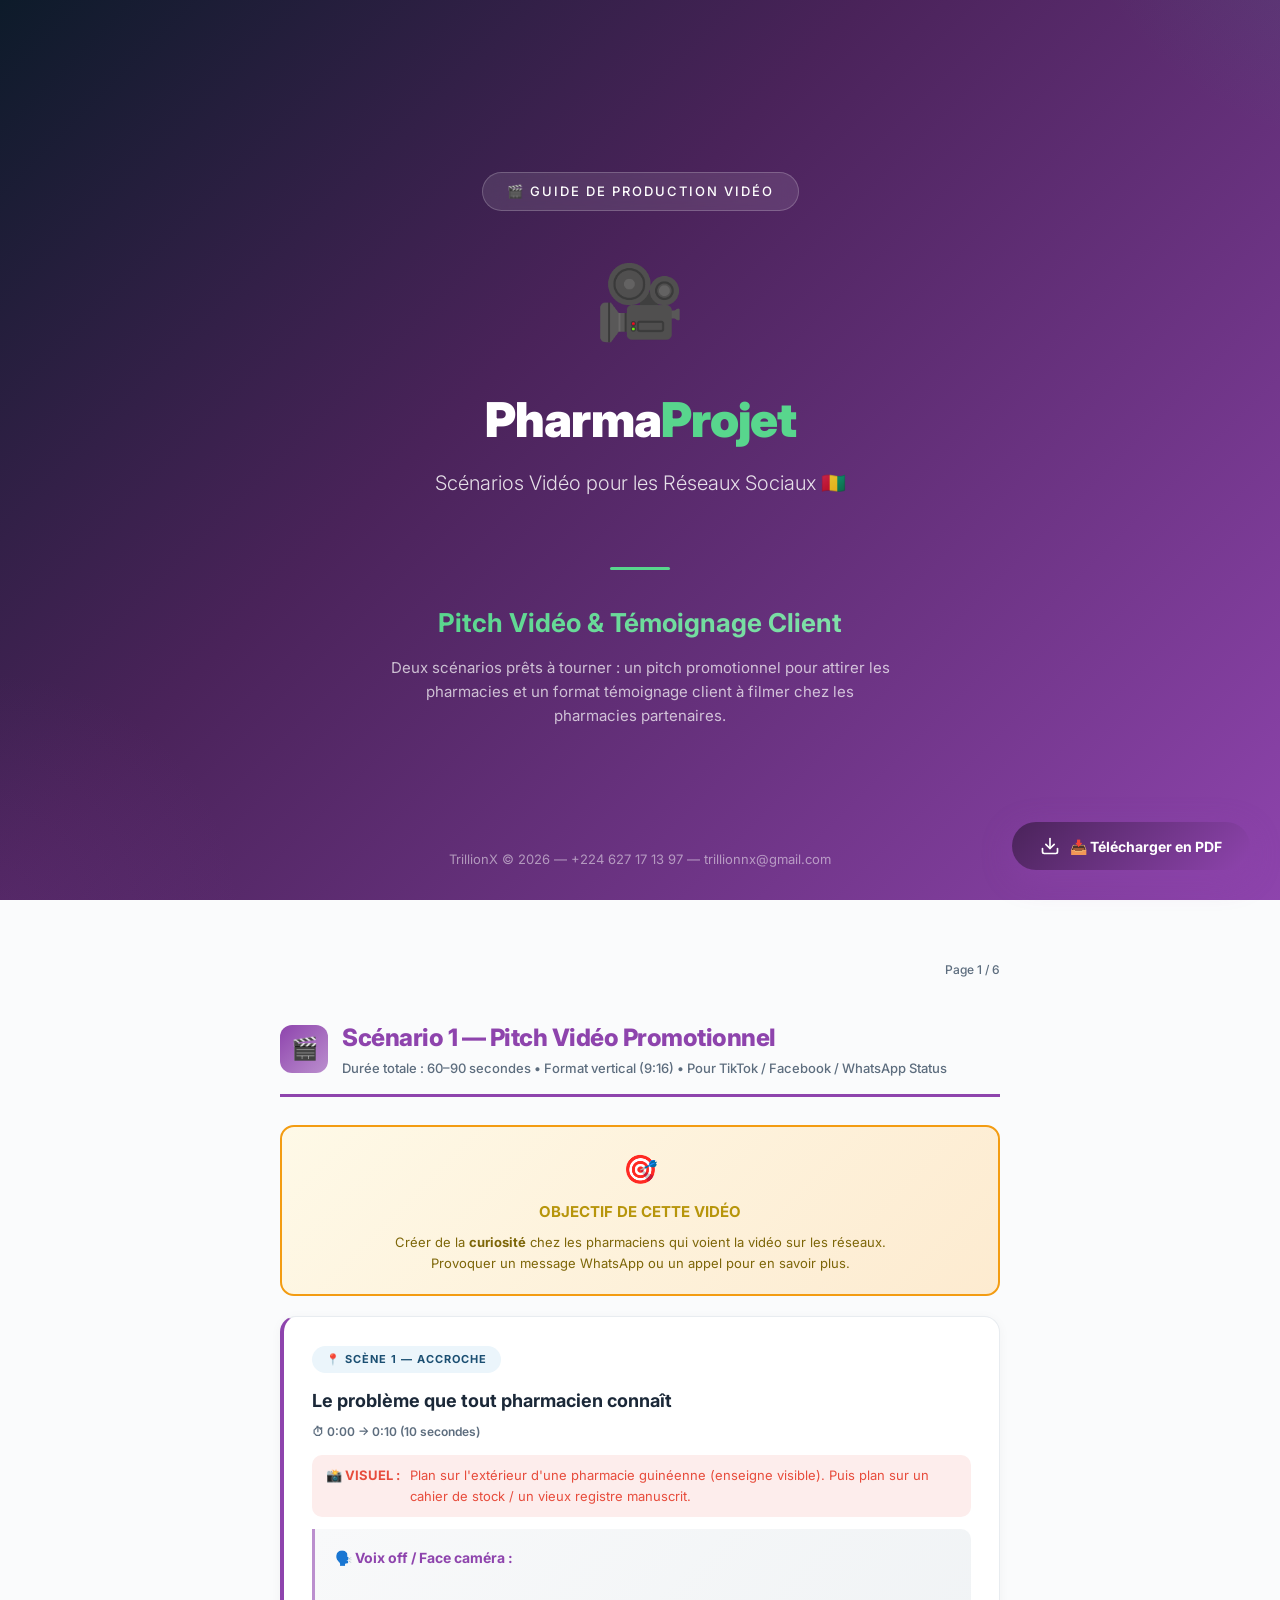
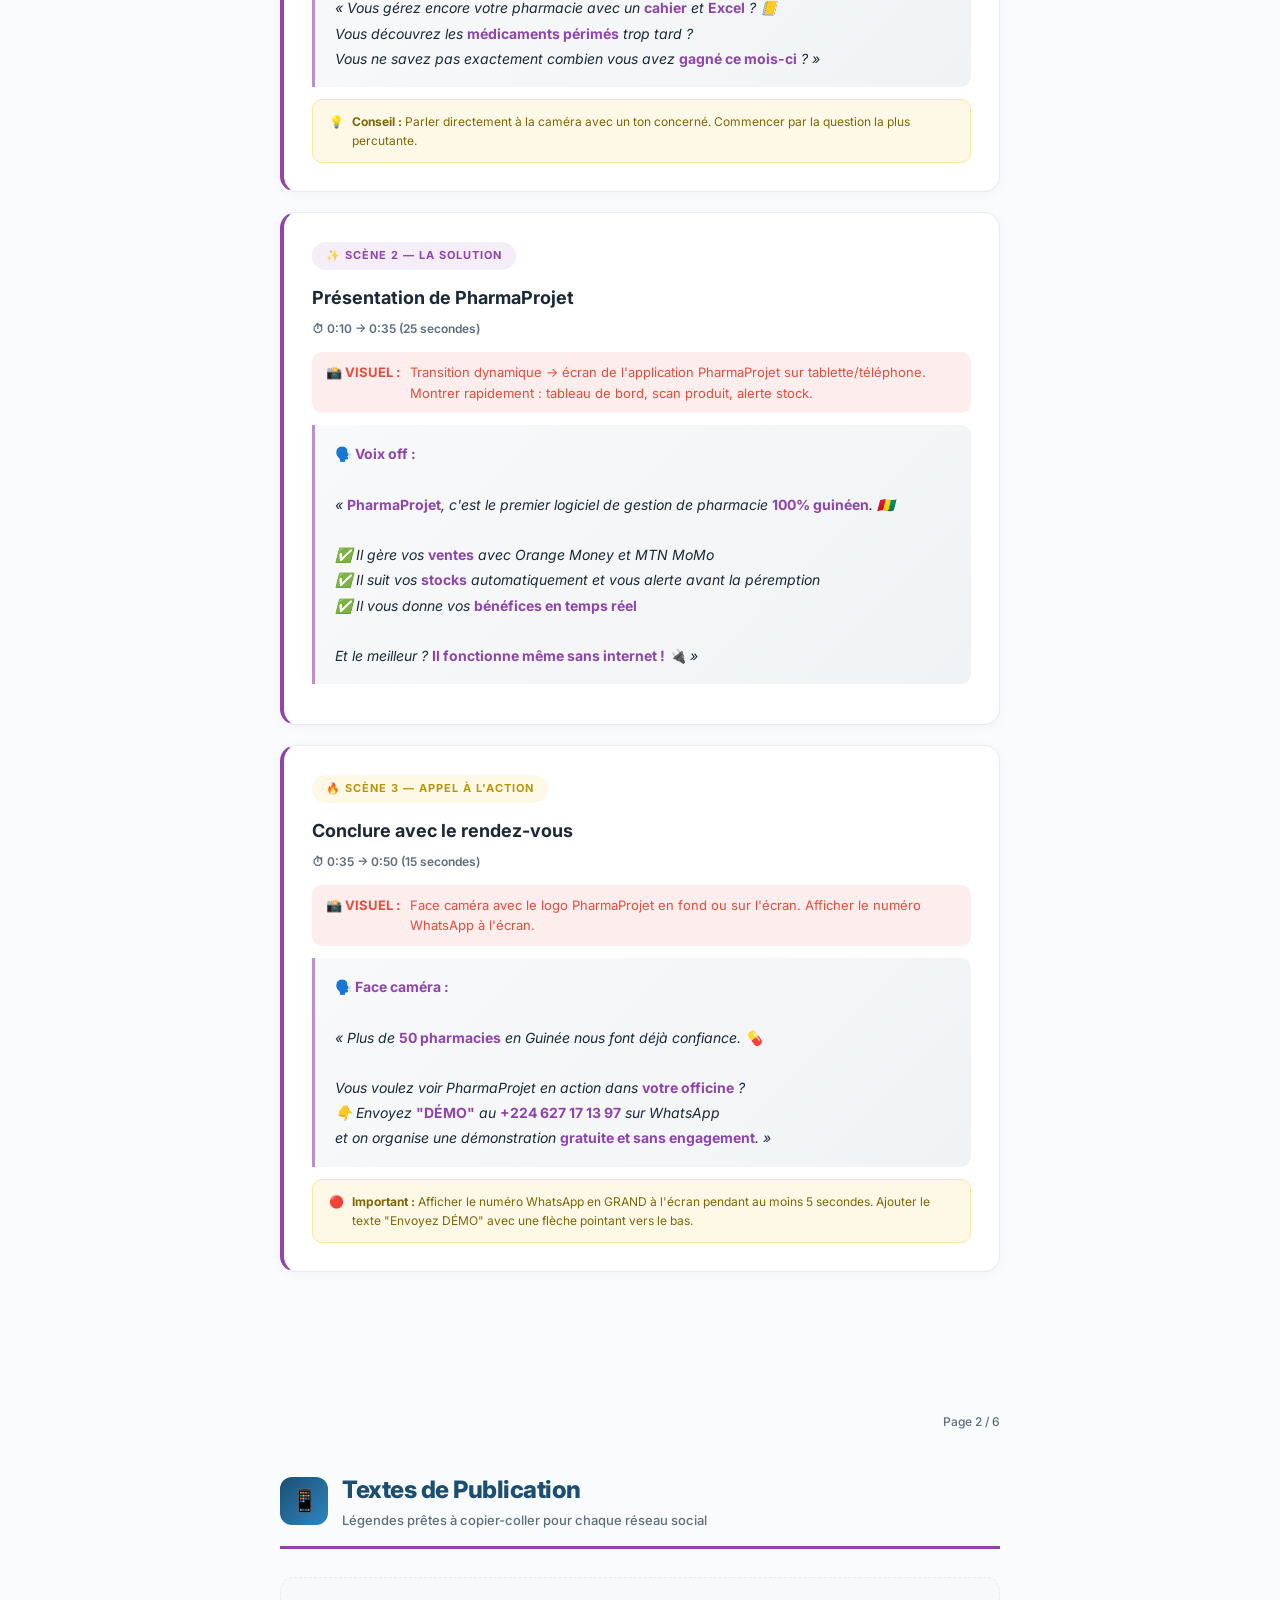
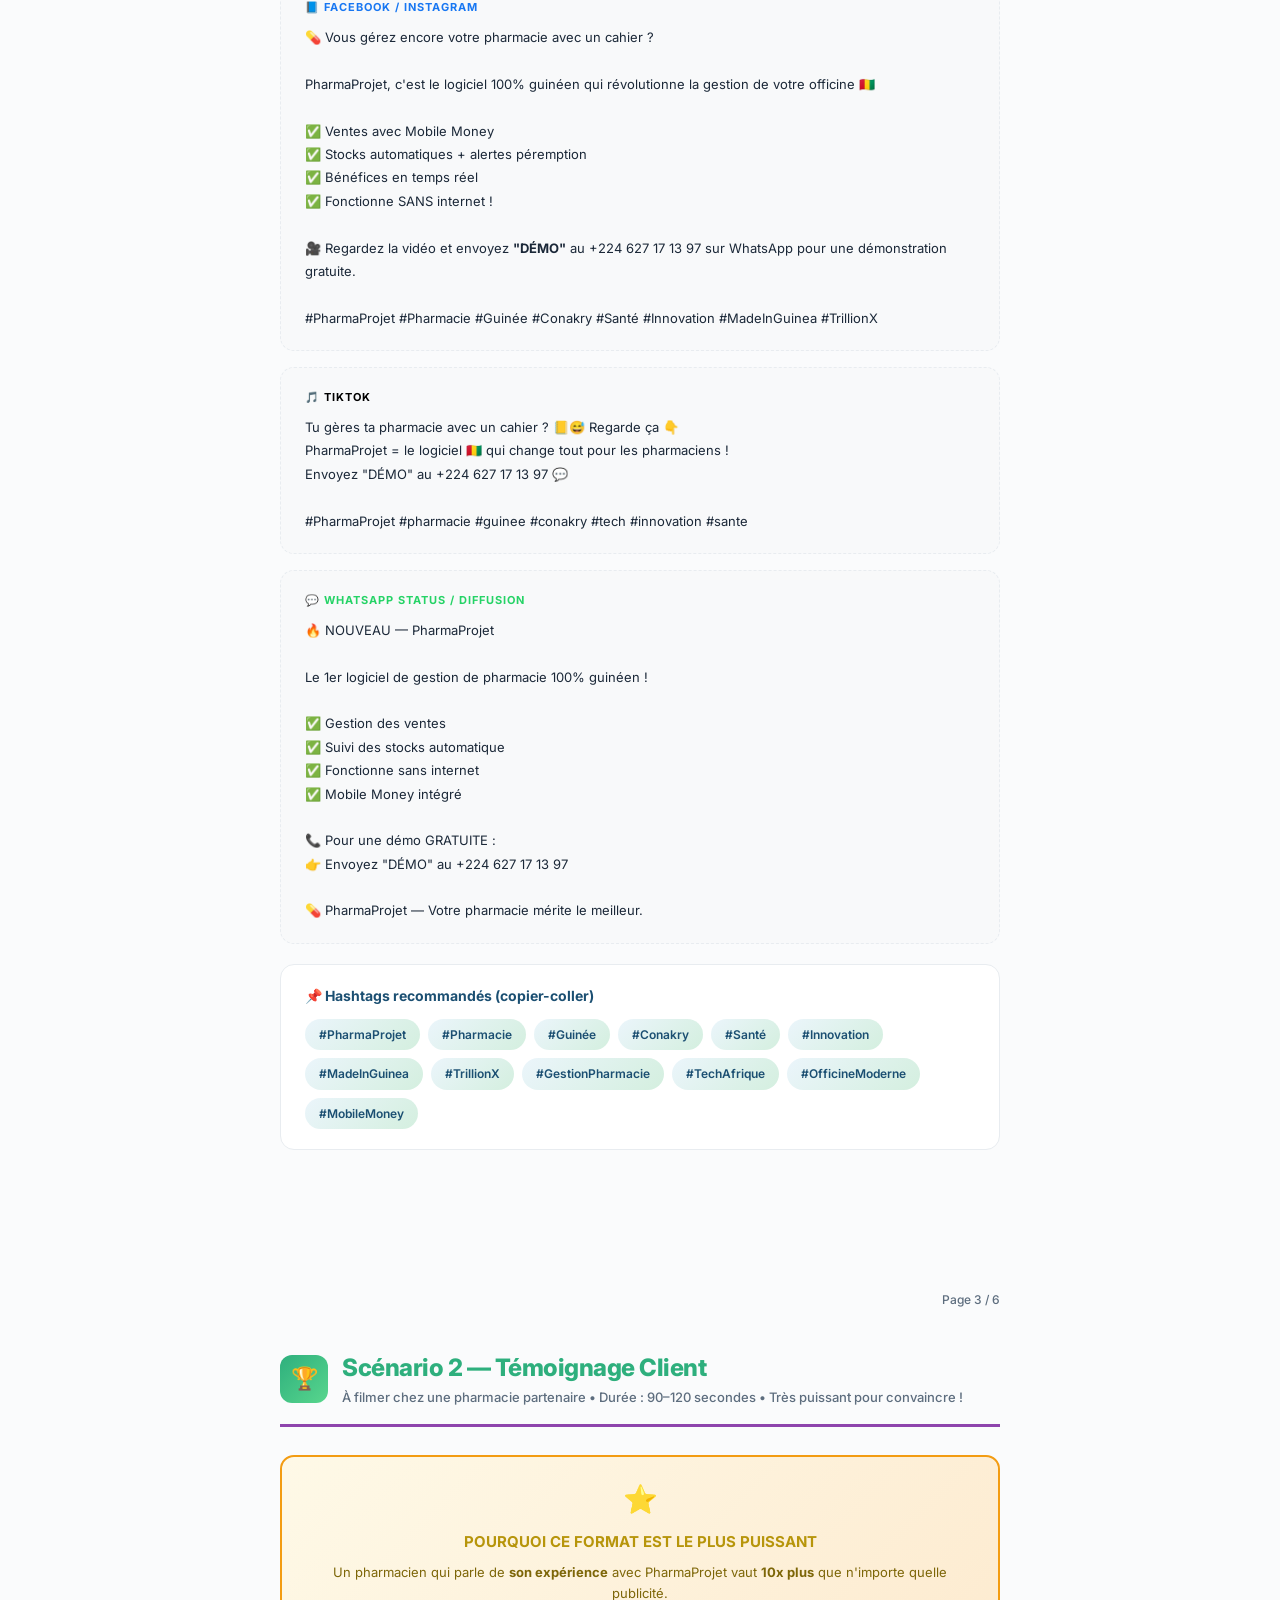
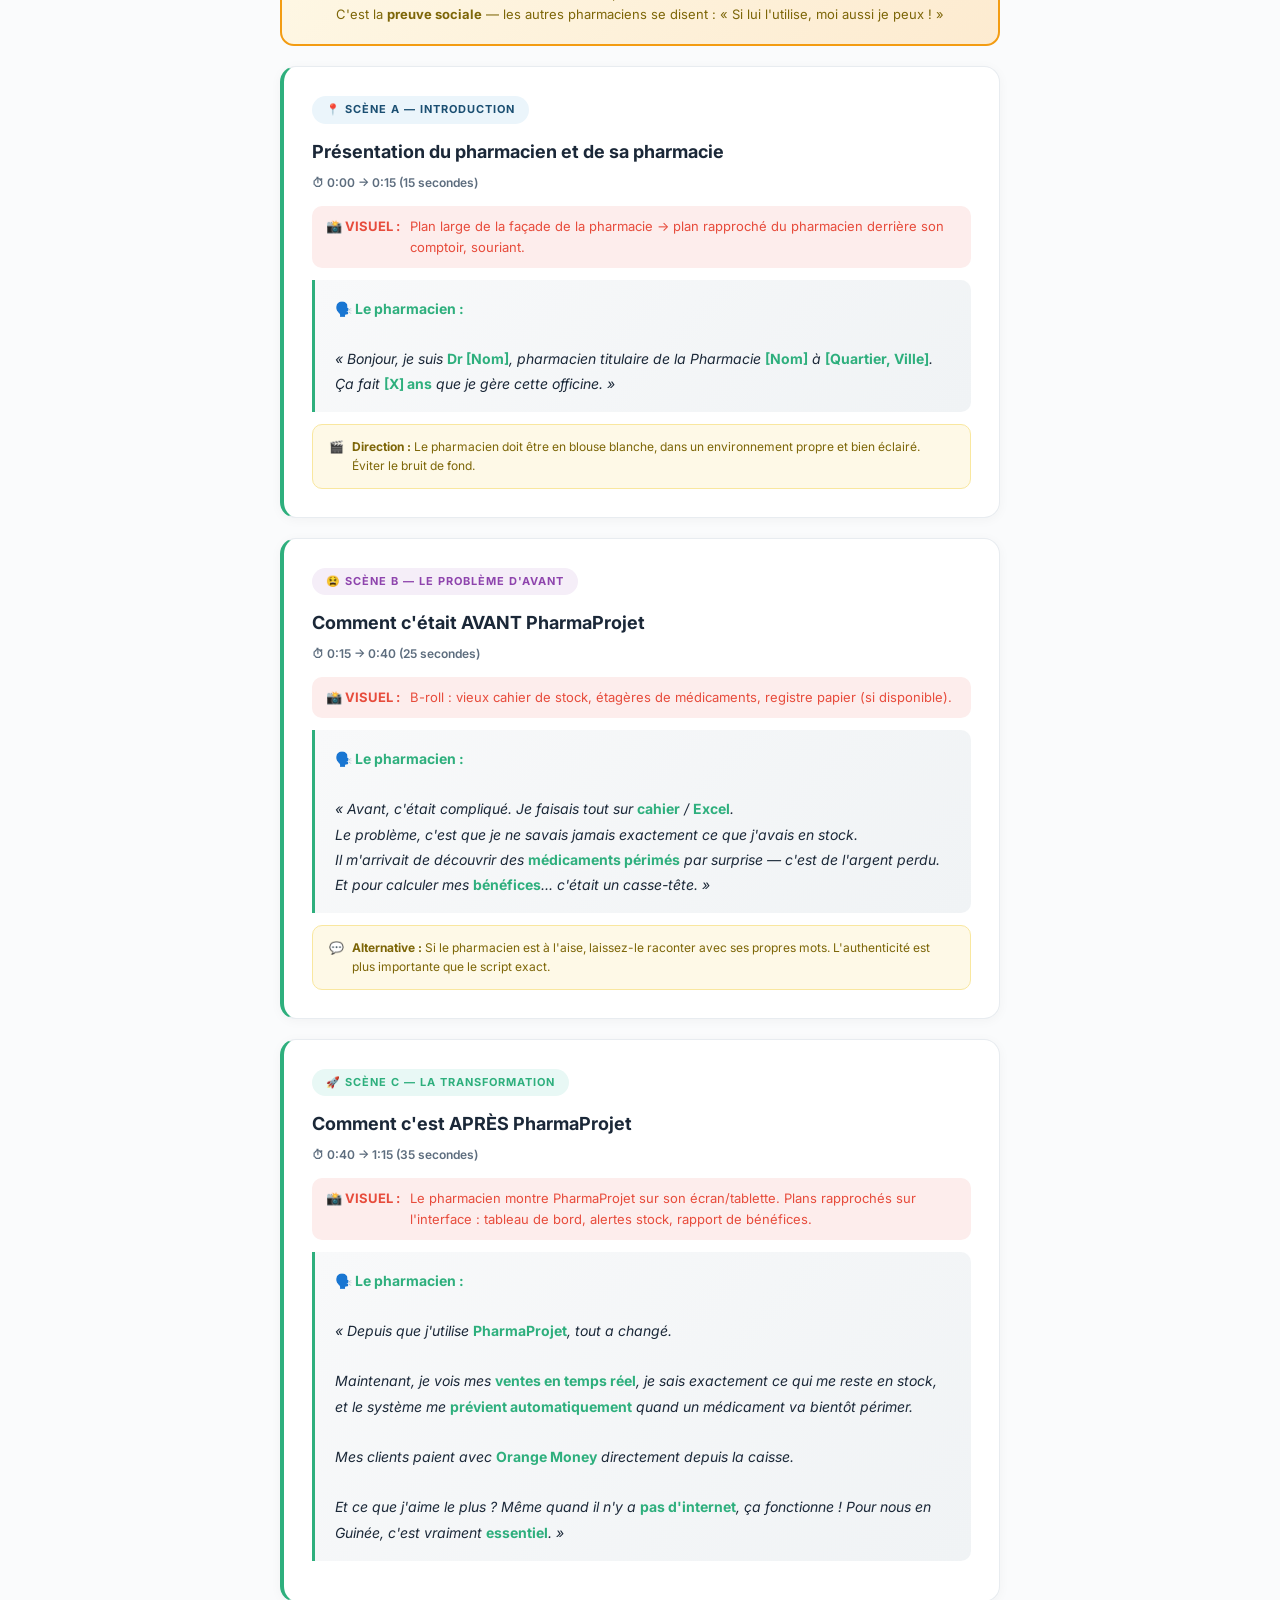
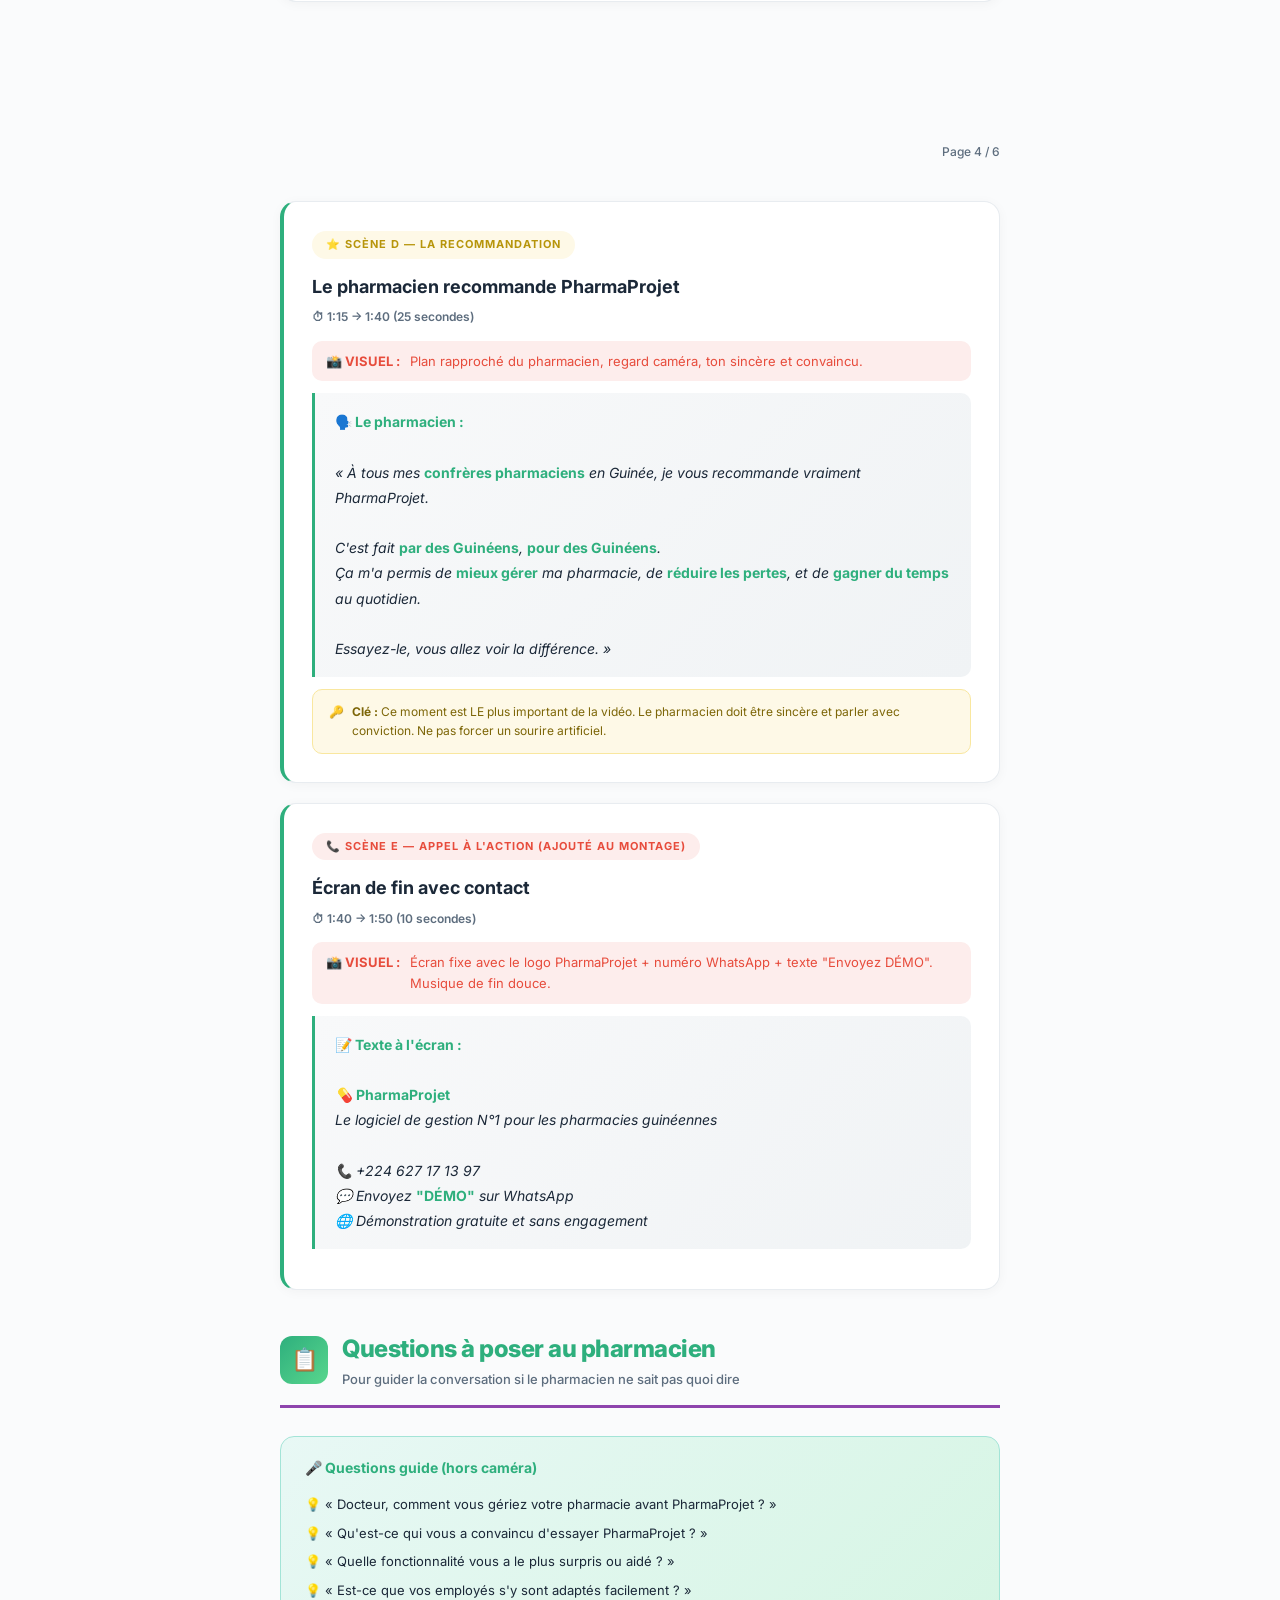
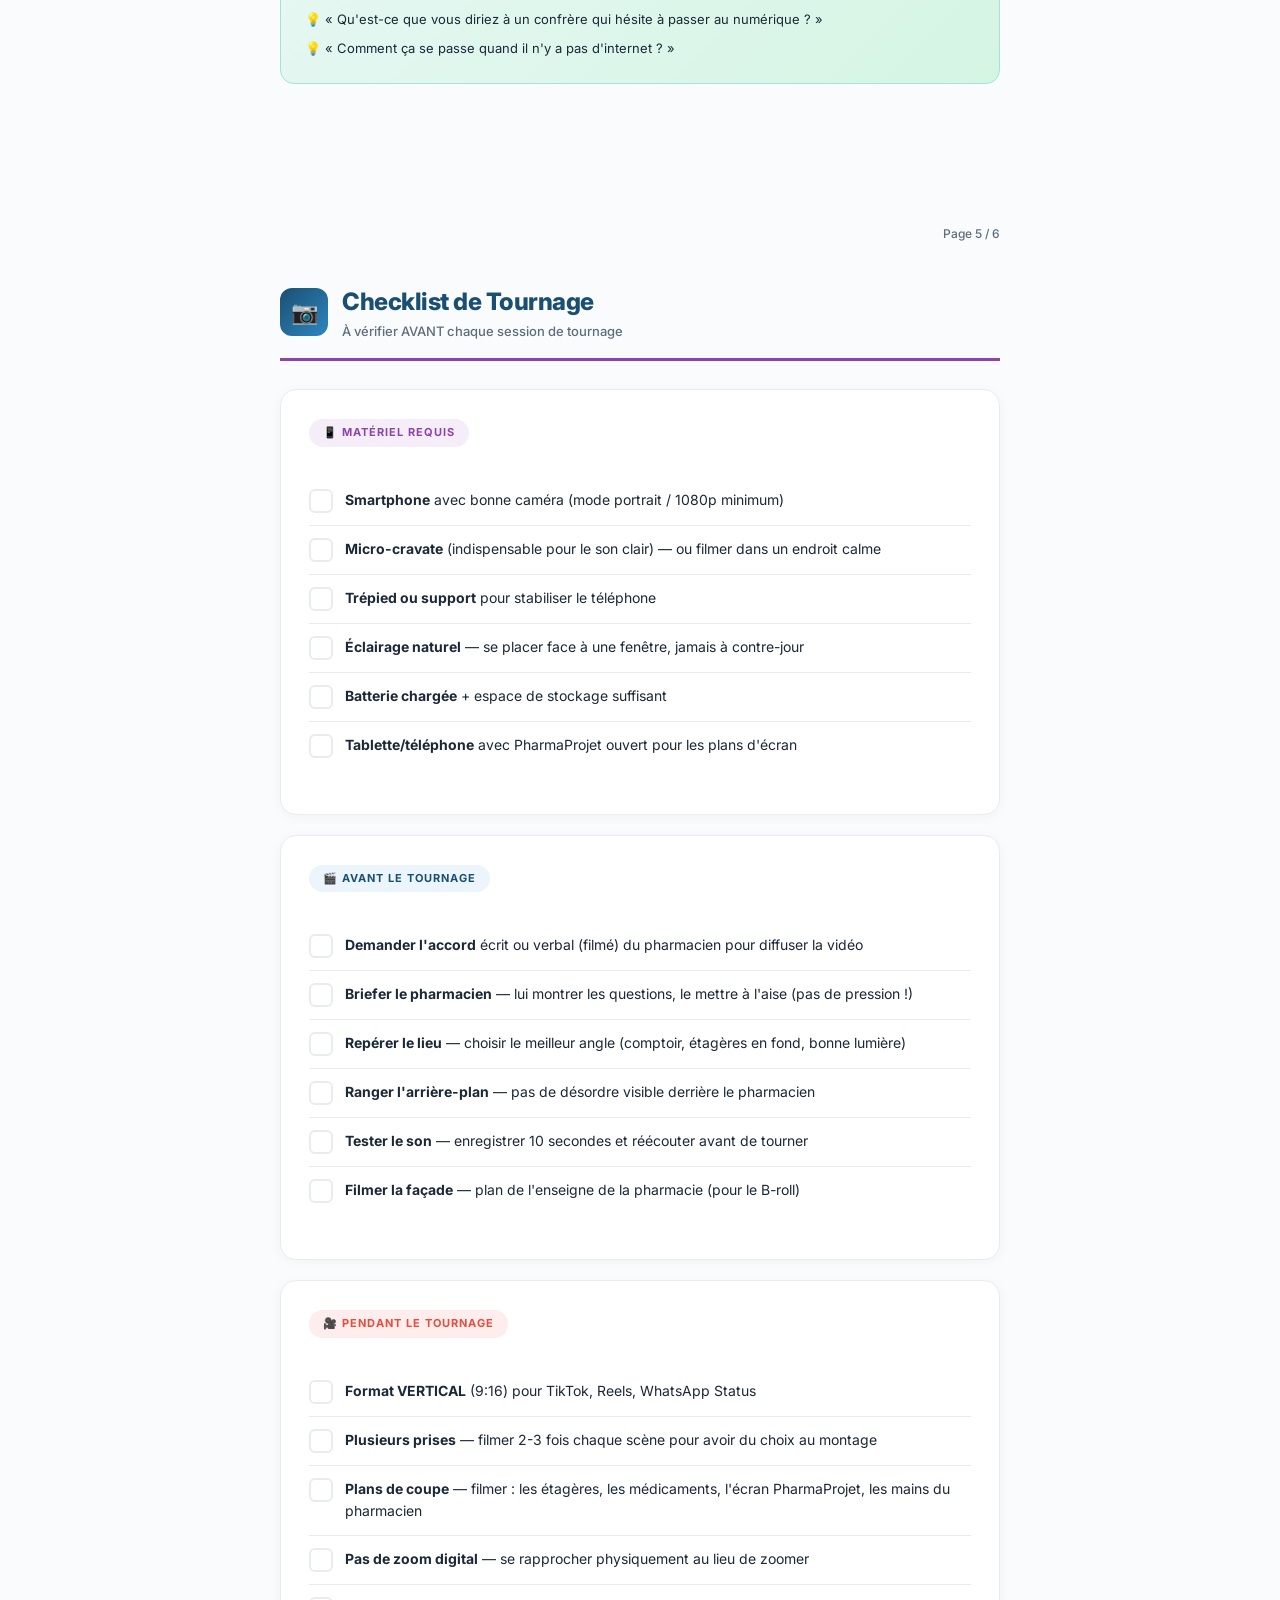
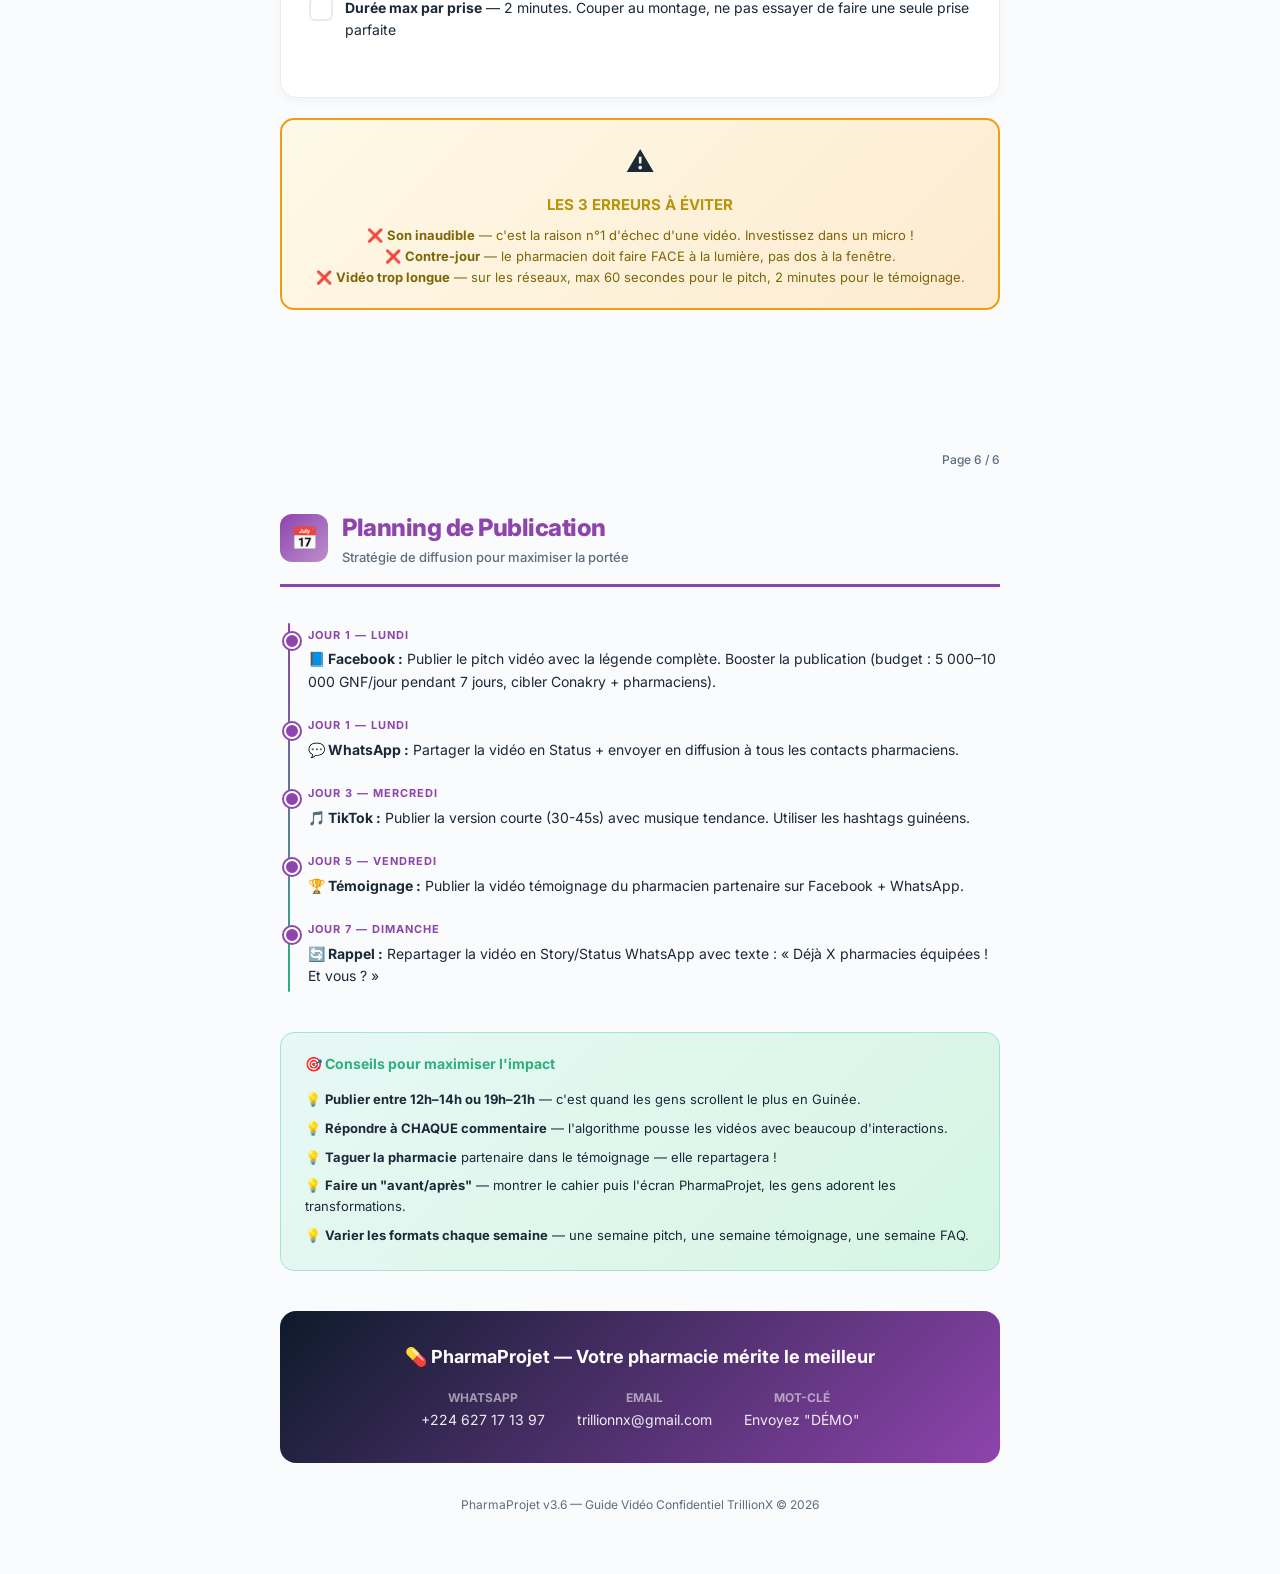
<file: scenarios_video_pharmaprojet.html>
<!DOCTYPE html>
<html lang="fr">
<head>
    <meta charset="UTF-8">
    <meta name="viewport" content="width=device-width, initial-scale=1.0">
    <title>Scénarios Vidéo — PharmaProjet | TrillionX</title>
    <meta name="description" content="Scénarios de tournage vidéo pour la promotion de PharmaProjet : pitch promotionnel et témoignage client pharmacie.">
    <link href="https://fonts.googleapis.com/css2?family=Inter:wght@300;400;500;600;700;800;900&display=swap" rel="stylesheet">
    <script src="js/vendor/html2pdf.bundle.min.js"></script>
    <style>
        :root {
            --primary: #1B4F72;
            --primary-light: #2E86C1;
            --accent: #2EAF7D;
            --accent-light: #58D68D;
            --dark: #0D1B2A;
            --text: #1B2838;
            --text-light: #5D6D7E;
            --bg: #FAFBFC;
            --white: #FFFFFF;
            --border: #E8ECF0;
            --warning: #F39C12;
            --danger: #E74C3C;
            --success: #27AE60;
            --purple: #8E44AD;
            --purple-light: #BB8FCE;
        }

        * { margin: 0; padding: 0; box-sizing: border-box; }

        body {
            font-family: 'Inter', -apple-system, BlinkMacSystemFont, sans-serif;
            background: var(--bg);
            color: var(--text);
            line-height: 1.6;
            -webkit-font-smoothing: antialiased;
        }

        /* ═══════════════ COVER PAGE ═══════════════ */
        .cover-page {
            min-height: 100vh;
            background: linear-gradient(135deg, #0D1B2A 0%, #4A235A 40%, #8E44AD 100%);
            display: flex;
            flex-direction: column;
            justify-content: center;
            align-items: center;
            text-align: center;
            color: white;
            padding: 40px;
            position: relative;
            overflow: hidden;
        }

        .cover-page::before {
            content: '';
            position: absolute;
            top: -50%;
            right: -30%;
            width: 600px;
            height: 600px;
            background: radial-gradient(circle, rgba(46,175,125,0.15) 0%, transparent 70%);
            border-radius: 50%;
        }

        .cover-page::after {
            content: '';
            position: absolute;
            bottom: -30%;
            left: -20%;
            width: 500px;
            height: 500px;
            background: radial-gradient(circle, rgba(142,68,173,0.15) 0%, transparent 70%);
            border-radius: 50%;
        }

        .cover-badge {
            background: rgba(255,255,255,0.1);
            border: 1px solid rgba(255,255,255,0.2);
            backdrop-filter: blur(10px);
            padding: 8px 24px;
            border-radius: 50px;
            font-size: 13px;
            font-weight: 500;
            letter-spacing: 2px;
            text-transform: uppercase;
            margin-bottom: 32px;
            position: relative;
            z-index: 1;
        }

        .cover-icon {
            font-size: 72px;
            margin-bottom: 24px;
            position: relative;
            z-index: 1;
        }

        .cover-title {
            font-size: 48px;
            font-weight: 900;
            letter-spacing: -1px;
            margin-bottom: 8px;
            position: relative;
            z-index: 1;
        }

        .cover-title span { color: var(--accent-light); }

        .cover-subtitle {
            font-size: 20px;
            font-weight: 300;
            opacity: 0.85;
            margin-bottom: 48px;
            position: relative;
            z-index: 1;
        }

        .cover-label {
            font-size: 26px;
            font-weight: 700;
            background: linear-gradient(135deg, var(--accent-light), #82E0AA);
            -webkit-background-clip: text;
            background-clip: text;
            -webkit-text-fill-color: transparent;
            margin-bottom: 12px;
            position: relative;
            z-index: 1;
        }

        .cover-desc {
            font-size: 15px;
            opacity: 0.7;
            max-width: 500px;
            position: relative;
            z-index: 1;
        }

        .cover-footer {
            position: absolute;
            bottom: 30px;
            font-size: 13px;
            opacity: 0.5;
            z-index: 1;
        }

        /* ═══════════════ CONTENT PAGES ═══════════════ */
        .page {
            max-width: 800px;
            margin: 0 auto;
            padding: 60px 40px;
            page-break-before: always;
        }

        .page-number {
            text-align: right;
            font-size: 12px;
            color: var(--text-light);
            margin-bottom: 40px;
            font-weight: 500;
        }

        .section-header {
            display: flex;
            align-items: center;
            gap: 14px;
            margin-bottom: 28px;
            padding-bottom: 16px;
            border-bottom: 3px solid var(--purple);
        }

        .section-icon {
            width: 48px;
            height: 48px;
            background: linear-gradient(135deg, var(--purple), var(--purple-light));
            border-radius: 12px;
            display: flex;
            align-items: center;
            justify-content: center;
            font-size: 22px;
            color: white;
            flex-shrink: 0;
        }

        .section-icon.green {
            background: linear-gradient(135deg, var(--accent), var(--accent-light));
        }

        .section-icon.blue {
            background: linear-gradient(135deg, var(--primary), var(--primary-light));
        }

        .section-title {
            font-size: 24px;
            font-weight: 800;
            color: var(--purple);
            letter-spacing: -0.5px;
        }

        .section-title.green { color: var(--accent); }
        .section-title.blue { color: var(--primary); }

        .section-subtitle {
            font-size: 13px;
            color: var(--text-light);
            font-weight: 500;
        }

        /* ═══════════════ SCENE CARDS ═══════════════ */
        .scene-card {
            background: var(--white);
            border: 1px solid var(--border);
            border-radius: 16px;
            padding: 28px;
            margin: 20px 0;
            box-shadow: 0 2px 12px rgba(0,0,0,0.04);
            position: relative;
        }

        .scene-card.highlight {
            border-left: 4px solid var(--purple);
        }

        .scene-card.green-hl {
            border-left: 4px solid var(--accent);
        }

        .scene-badge {
            display: inline-flex;
            align-items: center;
            gap: 6px;
            padding: 5px 14px;
            border-radius: 50px;
            font-size: 11px;
            font-weight: 700;
            text-transform: uppercase;
            letter-spacing: 1px;
            margin-bottom: 14px;
        }

        .scene-badge.intro { background: #EBF5FB; color: var(--primary); }
        .scene-badge.action { background: #F5EEF8; color: var(--purple); }
        .scene-badge.speech { background: #E8F8F5; color: var(--accent); }
        .scene-badge.closing { background: #FEF9E7; color: #B7950B; }
        .scene-badge.broll { background: #FDEDEC; color: var(--danger); }

        .scene-title {
            font-size: 18px;
            font-weight: 700;
            color: var(--text);
            margin-bottom: 6px;
        }

        .scene-duration {
            font-size: 12px;
            color: var(--text-light);
            font-weight: 600;
            margin-bottom: 14px;
        }

        .scene-script {
            background: linear-gradient(135deg, #F8F9FA, #F0F3F5);
            border-left: 3px solid var(--purple-light);
            padding: 16px 20px;
            border-radius: 0 10px 10px 0;
            font-size: 14px;
            line-height: 1.8;
            color: var(--text);
            margin: 12px 0;
            font-style: italic;
        }

        .scene-script strong { color: var(--purple); font-style: normal; }
        .scene-script.green-script { border-left-color: var(--accent); }
        .scene-script.green-script strong { color: var(--accent); }

        .scene-note {
            background: #FEF9E7;
            border: 1px solid #F9E79F;
            border-radius: 10px;
            padding: 12px 16px;
            font-size: 12px;
            color: #7D6608;
            margin-top: 12px;
            display: flex;
            align-items: flex-start;
            gap: 8px;
        }

        .scene-visual {
            display: flex;
            align-items: flex-start;
            gap: 10px;
            margin: 10px 0;
            padding: 10px 14px;
            background: #FDEDEC;
            border-radius: 10px;
            font-size: 13px;
            color: var(--danger);
        }

        .scene-visual .label {
            font-weight: 700;
            white-space: nowrap;
        }

        /* ═══════════════ CHECKLIST ═══════════════ */
        .checklist {
            list-style: none;
            padding: 0;
            margin: 16px 0;
        }

        .checklist li {
            display: flex;
            align-items: flex-start;
            gap: 12px;
            padding: 12px 0;
            border-bottom: 1px solid var(--border);
            font-size: 14px;
        }

        .checklist li:last-child { border-bottom: none; }

        .check-icon {
            width: 24px;
            height: 24px;
            border: 2px solid var(--border);
            border-radius: 6px;
            flex-shrink: 0;
            display: flex;
            align-items: center;
            justify-content: center;
            font-size: 11px;
            color: transparent;
        }

        .check-icon.filled {
            background: var(--accent);
            border-color: var(--accent);
            color: white;
        }

        /* ═══════════════ TIMELINE ═══════════════ */
        .timeline {
            position: relative;
            padding-left: 28px;
            margin: 20px 0;
        }

        .timeline::before {
            content: '';
            position: absolute;
            left: 8px;
            top: 8px;
            bottom: 8px;
            width: 2px;
            background: linear-gradient(to bottom, var(--purple), var(--accent));
            border-radius: 2px;
        }

        .timeline-item {
            position: relative;
            padding: 12px 0;
        }

        .timeline-item::before {
            content: '';
            position: absolute;
            left: -24px;
            top: 18px;
            width: 12px;
            height: 12px;
            background: var(--purple);
            border-radius: 50%;
            border: 2px solid white;
            box-shadow: 0 0 0 2px var(--purple);
        }

        .timeline-item .time {
            font-size: 11px;
            font-weight: 700;
            color: var(--purple);
            text-transform: uppercase;
            letter-spacing: 1px;
        }

        .timeline-item .content {
            font-size: 14px;
            margin-top: 4px;
        }

        /* ═══════════════ TIP BOXES ═══════════════ */
        .tip-box {
            background: linear-gradient(135deg, #E8F8F5, #D5F5E3);
            border: 1px solid #A3E4D7;
            border-radius: 14px;
            padding: 20px 24px;
            margin: 20px 0;
        }

        .tip-box h4 {
            font-size: 14px;
            font-weight: 700;
            color: var(--accent);
            margin-bottom: 10px;
        }

        .tip-box ul {
            list-style: none;
            padding: 0;
        }

        .tip-box li {
            font-size: 13px;
            padding: 4px 0;
            color: var(--text);
        }

        .tip-box li::before {
            content: '💡 ';
        }

        /* ═══════════════ WARNING BOX ═══════════════ */
        .warning-box {
            background: linear-gradient(135deg, #FEF9E7, #FDEBD0);
            border: 2px solid var(--warning);
            border-radius: 14px;
            padding: 20px 24px;
            margin: 20px 0;
            text-align: center;
        }

        .warning-box .icon { font-size: 28px; margin-bottom: 8px; }
        .warning-box h4 { color: #B7950B; font-size: 15px; margin-bottom: 8px; }
        .warning-box p { font-size: 13px; color: #7D6608; line-height: 1.6; }

        /* ═══════════════ HASHTAG BOX ═══════════════ */
        .hashtag-box {
            background: var(--white);
            border: 1px solid var(--border);
            border-radius: 14px;
            padding: 20px 24px;
            margin: 20px 0;
        }

        .hashtag-box h4 {
            font-size: 14px;
            font-weight: 700;
            color: var(--primary);
            margin-bottom: 12px;
        }

        .hashtag-list {
            display: flex;
            flex-wrap: wrap;
            gap: 8px;
        }

        .hashtag {
            background: linear-gradient(135deg, #EBF5FB, #D4EFDF);
            padding: 6px 14px;
            border-radius: 50px;
            font-size: 12px;
            font-weight: 600;
            color: var(--primary);
        }

        /* ═══════════════ CAPTION TEMPLATES ═══════════════ */
        .caption-box {
            background: #F8F9FA;
            border: 1px dashed var(--border);
            border-radius: 14px;
            padding: 20px 24px;
            margin: 16px 0;
            font-size: 13px;
            line-height: 1.8;
        }

        .caption-box .platform {
            font-size: 11px;
            font-weight: 700;
            text-transform: uppercase;
            letter-spacing: 1px;
            margin-bottom: 8px;
            display: block;
        }

        .caption-box .platform.facebook { color: #1877F2; }
        .caption-box .platform.tiktok { color: #000; }
        .caption-box .platform.whatsapp { color: #25D366; }

        /* ═══════════════ CONTACT BOX ═══════════════ */
        .contact-box {
            background: linear-gradient(135deg, var(--dark), var(--purple));
            color: white;
            border-radius: 16px;
            padding: 32px;
            margin-top: 40px;
            text-align: center;
        }

        .contact-box h3 { font-size: 18px; margin-bottom: 16px; }

        .contact-items {
            display: flex;
            justify-content: center;
            gap: 32px;
            flex-wrap: wrap;
        }

        .contact-item { font-size: 14px; opacity: 0.9; }
        .contact-item strong { display: block; font-size: 12px; opacity: 0.6; margin-bottom: 2px; }

        /* ═══════════════ DOWNLOAD FAB ═══════════════ */
        .download-fab {
            position: fixed;
            bottom: 30px;
            right: 30px;
            z-index: 9999;
            display: flex;
            align-items: center;
            gap: 10px;
            background: linear-gradient(135deg, #4A235A, #8E44AD);
            color: white;
            border: none;
            padding: 14px 28px;
            border-radius: 50px;
            font-family: 'Inter', sans-serif;
            font-size: 14px;
            font-weight: 700;
            cursor: pointer;
            box-shadow: 0 8px 30px rgba(142,68,173,0.4);
            transition: all 0.3s ease;
            text-decoration: none;
        }

        .download-fab:hover {
            transform: translateY(-3px);
            box-shadow: 0 12px 40px rgba(142,68,173,0.5);
        }

        .download-fab:active { transform: translateY(0); }

        .download-fab svg {
            width: 20px;
            height: 20px;
            stroke: currentColor;
            stroke-width: 2;
            fill: none;
            stroke-linecap: round;
            stroke-linejoin: round;
        }

        .download-fab.loading { pointer-events: none; opacity: 0.8; }

        .download-fab .spinner-pdf {
            display: none;
            width: 20px;
            height: 20px;
            border: 3px solid rgba(255,255,255,0.3);
            border-top-color: white;
            border-radius: 50%;
            animation: spin 0.8s linear infinite;
        }

        .download-fab.loading .spinner-pdf { display: block; }
        .download-fab.loading svg { display: none; }
        .download-fab.loading .btn-text::after { content: 'Génération...'; }
        .download-fab.loading .btn-text span { display: none; }

        @keyframes spin { to { transform: rotate(360deg); } }

        /* ═══════════════ PRINT ═══════════════ */
        @media print {
            body { background: white; }
            .cover-page { min-height: 100vh; }
            .page { padding: 40px 30px; }
            .download-fab { display: none !important; }
            .scene-card { box-shadow: none; border: 1px solid #ddd; }
        }

        @media (max-width: 600px) {
            .cover-title { font-size: 32px; }
            .cover-label { font-size: 20px; }
            .page { padding: 30px 20px; }
        }
    </style>
</head>
<body>

    <!-- ═══════════════ BOUTON PDF ═══════════════ -->
    <button class="download-fab" id="download-pdf-btn" onclick="downloadPDF()" title="Télécharger en PDF">
        <svg viewBox="0 0 24 24"><path d="M21 15v4a2 2 0 0 1-2 2H5a2 2 0 0 1-2-2v-4"/><polyline points="7 10 12 15 17 10"/><line x1="12" y1="15" x2="12" y2="3"/></svg>
        <div class="spinner-pdf"></div>
        <span class="btn-text"><span>📥 Télécharger en PDF</span></span>
    </button>

    <!-- ═══════════════ COUVERTURE ═══════════════ -->
    <div class="cover-page">
        <div class="cover-badge">🎬 Guide de Production Vidéo</div>
        <div class="cover-icon">🎥</div>
        <h1 class="cover-title">Pharma<span>Projet</span></h1>
        <p class="cover-subtitle">Scénarios Vidéo pour les Réseaux Sociaux 🇬🇳</p>
        <div style="width: 60px; height: 3px; background: var(--accent-light); border-radius: 2px; margin: 20px auto 32px;"></div>
        <div class="cover-label">Pitch Vidéo & Témoignage Client</div>
        <p class="cover-desc">
            Deux scénarios prêts à tourner : un pitch promotionnel pour attirer les pharmacies 
            et un format témoignage client à filmer chez les pharmacies partenaires.
        </p>
        <div class="cover-footer">TrillionX © 2026 — +224 627 17 13 97 — trillionnx@gmail.com</div>
    </div>

    <!-- ═══════════════ PAGE 1 : PITCH VIDÉO PROMO ═══════════════ -->
    <div class="page">
        <div class="page-number">Page 1 / 6</div>

        <div class="section-header">
            <div class="section-icon">🎬</div>
            <div>
                <div class="section-title">Scénario 1 — Pitch Vidéo Promotionnel</div>
                <div class="section-subtitle">Durée totale : 60–90 secondes • Format vertical (9:16) • Pour TikTok / Facebook / WhatsApp Status</div>
            </div>
        </div>

        <div class="warning-box">
            <div class="icon">🎯</div>
            <h4>OBJECTIF DE CETTE VIDÉO</h4>
            <p>
                Créer de la <strong>curiosité</strong> chez les pharmaciens qui voient la vidéo sur les réseaux.<br>
                Provoquer un message WhatsApp ou un appel pour en savoir plus.
            </p>
        </div>

        <!-- Scène 1 -->
        <div class="scene-card highlight">
            <div class="scene-badge intro">📍 Scène 1 — Accroche</div>
            <div class="scene-title">Le problème que tout pharmacien connaît</div>
            <div class="scene-duration">⏱ 0:00 → 0:10 (10 secondes)</div>

            <div class="scene-visual">
                <span class="label">📸 VISUEL :</span>
                <span>Plan sur l'extérieur d'une pharmacie guinéenne (enseigne visible). Puis plan sur un cahier de stock / un vieux registre manuscrit.</span>
            </div>

            <div class="scene-script">
                <strong>🗣️ Voix off / Face caméra :</strong><br><br>
                « Vous gérez encore votre pharmacie avec un <strong>cahier</strong> et <strong>Excel</strong> ? 📒<br>
                Vous découvrez les <strong>médicaments périmés</strong> trop tard ?<br>
                Vous ne savez pas exactement combien vous avez <strong>gagné ce mois-ci</strong> ? »
            </div>

            <div class="scene-note">
                <span>💡</span>
                <span><strong>Conseil :</strong> Parler directement à la caméra avec un ton concerné. Commencer par la question la plus percutante.</span>
            </div>
        </div>

        <!-- Scène 2 -->
        <div class="scene-card highlight">
            <div class="scene-badge action">✨ Scène 2 — La Solution</div>
            <div class="scene-title">Présentation de PharmaProjet</div>
            <div class="scene-duration">⏱ 0:10 → 0:35 (25 secondes)</div>

            <div class="scene-visual">
                <span class="label">📸 VISUEL :</span>
                <span>Transition dynamique → écran de l'application PharmaProjet sur tablette/téléphone. Montrer rapidement : tableau de bord, scan produit, alerte stock.</span>
            </div>

            <div class="scene-script">
                <strong>🗣️ Voix off :</strong><br><br>
                « <strong>PharmaProjet</strong>, c'est le premier logiciel de gestion de pharmacie <strong>100% guinéen</strong>. 🇬🇳<br><br>
                ✅ Il gère vos <strong>ventes</strong> avec Orange Money et MTN MoMo<br>
                ✅ Il suit vos <strong>stocks</strong> automatiquement et vous alerte avant la péremption<br>
                ✅ Il vous donne vos <strong>bénéfices en temps réel</strong><br><br>
                Et le meilleur ? <strong>Il fonctionne même sans internet !</strong> 🔌 »
            </div>
        </div>

        <!-- Scène 3 -->
        <div class="scene-card highlight">
            <div class="scene-badge closing">🔥 Scène 3 — Appel à l'Action</div>
            <div class="scene-title">Conclure avec le rendez-vous</div>
            <div class="scene-duration">⏱ 0:35 → 0:50 (15 secondes)</div>

            <div class="scene-visual">
                <span class="label">📸 VISUEL :</span>
                <span>Face caméra avec le logo PharmaProjet en fond ou sur l'écran. Afficher le numéro WhatsApp à l'écran.</span>
            </div>

            <div class="scene-script">
                <strong>🗣️ Face caméra :</strong><br><br>
                « Plus de <strong>50 pharmacies</strong> en Guinée nous font déjà confiance. 💊<br><br>
                Vous voulez voir PharmaProjet en action dans <strong>votre officine</strong> ?<br>
                👇 Envoyez <strong>"DÉMO"</strong> au <strong>+224 627 17 13 97</strong> sur WhatsApp<br>
                et on organise une démonstration <strong>gratuite et sans engagement</strong>. »
            </div>

            <div class="scene-note">
                <span>🔴</span>
                <span><strong>Important :</strong> Afficher le numéro WhatsApp en GRAND à l'écran pendant au moins 5 secondes. Ajouter le texte "Envoyez DÉMO" avec une flèche pointant vers le bas.</span>
            </div>
        </div>
    </div>

    <!-- ═══════════════ PAGE 2 : PUBLICATION RÉSEAUX ═══════════════ -->
    <div class="page">
        <div class="page-number">Page 2 / 6</div>

        <div class="section-header">
            <div class="section-icon blue">📱</div>
            <div>
                <div class="section-title blue">Textes de Publication</div>
                <div class="section-subtitle">Légendes prêtes à copier-coller pour chaque réseau social</div>
            </div>
        </div>

        <div class="caption-box">
            <span class="platform facebook">📘 Facebook / Instagram</span>
            💊 Vous gérez encore votre pharmacie avec un cahier ?<br><br>
            PharmaProjet, c'est le logiciel 100% guinéen qui révolutionne la gestion de votre officine 🇬🇳<br><br>
            ✅ Ventes avec Mobile Money<br>
            ✅ Stocks automatiques + alertes péremption<br>
            ✅ Bénéfices en temps réel<br>
            ✅ Fonctionne SANS internet !<br><br>
            🎥 Regardez la vidéo et envoyez <strong>"DÉMO"</strong> au +224 627 17 13 97 sur WhatsApp pour une démonstration gratuite.<br><br>
            #PharmaProjet #Pharmacie #Guinée #Conakry #Santé #Innovation #MadeInGuinea #TrillionX
        </div>

        <div class="caption-box">
            <span class="platform tiktok">🎵 TikTok</span>
            Tu gères ta pharmacie avec un cahier ? 📒😅 Regarde ça 👇<br>
            PharmaProjet = le logiciel 🇬🇳 qui change tout pour les pharmaciens !<br>
            Envoyez "DÉMO" au +224 627 17 13 97 💬<br><br>
            #PharmaProjet #pharmacie #guinee #conakry #tech #innovation #sante
        </div>

        <div class="caption-box">
            <span class="platform whatsapp">💬 WhatsApp Status / Diffusion</span>
            🔥 NOUVEAU — PharmaProjet<br><br>
            Le 1er logiciel de gestion de pharmacie 100% guinéen !<br><br>
            ✅ Gestion des ventes<br>
            ✅ Suivi des stocks automatique<br>
            ✅ Fonctionne sans internet<br>
            ✅ Mobile Money intégré<br><br>
            📞 Pour une démo GRATUITE :<br>
            👉 Envoyez "DÉMO" au +224 627 17 13 97<br><br>
            💊 PharmaProjet — Votre pharmacie mérite le meilleur.
        </div>

        <div class="hashtag-box">
            <h4>📌 Hashtags recommandés (copier-coller)</h4>
            <div class="hashtag-list">
                <span class="hashtag">#PharmaProjet</span>
                <span class="hashtag">#Pharmacie</span>
                <span class="hashtag">#Guinée</span>
                <span class="hashtag">#Conakry</span>
                <span class="hashtag">#Santé</span>
                <span class="hashtag">#Innovation</span>
                <span class="hashtag">#MadeInGuinea</span>
                <span class="hashtag">#TrillionX</span>
                <span class="hashtag">#GestionPharmacie</span>
                <span class="hashtag">#TechAfrique</span>
                <span class="hashtag">#OfficineModerne</span>
                <span class="hashtag">#MobileMoney</span>
            </div>
        </div>
    </div>

    <!-- ═══════════════ PAGE 3 : SCÉNARIO TÉMOIGNAGE ═══════════════ -->
    <div class="page">
        <div class="page-number">Page 3 / 6</div>

        <div class="section-header">
            <div class="section-icon green">🏆</div>
            <div>
                <div class="section-title green">Scénario 2 — Témoignage Client</div>
                <div class="section-subtitle">À filmer chez une pharmacie partenaire • Durée : 90–120 secondes • Très puissant pour convaincre !</div>
            </div>
        </div>

        <div class="warning-box">
            <div class="icon">⭐</div>
            <h4>POURQUOI CE FORMAT EST LE PLUS PUISSANT</h4>
            <p>
                Un pharmacien qui parle de <strong>son expérience</strong> avec PharmaProjet vaut <strong>10x plus</strong> que n'importe quelle publicité.<br>
                C'est la <strong>preuve sociale</strong> — les autres pharmaciens se disent : « Si lui l'utilise, moi aussi je peux ! »
            </p>
        </div>

        <!-- Scène A -->
        <div class="scene-card green-hl">
            <div class="scene-badge intro">📍 Scène A — Introduction</div>
            <div class="scene-title">Présentation du pharmacien et de sa pharmacie</div>
            <div class="scene-duration">⏱ 0:00 → 0:15 (15 secondes)</div>

            <div class="scene-visual">
                <span class="label">📸 VISUEL :</span>
                <span>Plan large de la façade de la pharmacie → plan rapproché du pharmacien derrière son comptoir, souriant.</span>
            </div>

            <div class="scene-script green-script">
                <strong>🗣️ Le pharmacien :</strong><br><br>
                « Bonjour, je suis <strong>Dr [Nom]</strong>, pharmacien titulaire de la Pharmacie <strong>[Nom]</strong> 
                à <strong>[Quartier, Ville]</strong>. Ça fait <strong>[X] ans</strong> que je gère cette officine. »
            </div>

            <div class="scene-note">
                <span>🎬</span>
                <span><strong>Direction :</strong> Le pharmacien doit être en blouse blanche, dans un environnement propre et bien éclairé. Éviter le bruit de fond.</span>
            </div>
        </div>

        <!-- Scène B -->
        <div class="scene-card green-hl">
            <div class="scene-badge action">😫 Scène B — Le problème d'avant</div>
            <div class="scene-title">Comment c'était AVANT PharmaProjet</div>
            <div class="scene-duration">⏱ 0:15 → 0:40 (25 secondes)</div>

            <div class="scene-visual">
                <span class="label">📸 VISUEL :</span>
                <span>B-roll : vieux cahier de stock, étagères de médicaments, registre papier (si disponible).</span>
            </div>

            <div class="scene-script green-script">
                <strong>🗣️ Le pharmacien :</strong><br><br>
                « Avant, c'était compliqué. Je faisais tout sur <strong>cahier</strong> / <strong>Excel</strong>.<br>
                Le problème, c'est que je ne savais jamais exactement ce que j'avais en stock.<br>
                Il m'arrivait de découvrir des <strong>médicaments périmés</strong> par surprise — c'est de l'argent perdu.<br>
                Et pour calculer mes <strong>bénéfices</strong>... c'était un casse-tête. »
            </div>

            <div class="scene-note">
                <span>💬</span>
                <span><strong>Alternative :</strong> Si le pharmacien est à l'aise, laissez-le raconter avec ses propres mots. L'authenticité est plus importante que le script exact.</span>
            </div>
        </div>

        <!-- Scène C -->
        <div class="scene-card green-hl">
            <div class="scene-badge speech">🚀 Scène C — La transformation</div>
            <div class="scene-title">Comment c'est APRÈS PharmaProjet</div>
            <div class="scene-duration">⏱ 0:40 → 1:15 (35 secondes)</div>

            <div class="scene-visual">
                <span class="label">📸 VISUEL :</span>
                <span>Le pharmacien montre PharmaProjet sur son écran/tablette. Plans rapprochés sur l'interface : tableau de bord, alertes stock, rapport de bénéfices.</span>
            </div>

            <div class="scene-script green-script">
                <strong>🗣️ Le pharmacien :</strong><br><br>
                « Depuis que j'utilise <strong>PharmaProjet</strong>, tout a changé.<br><br>
                Maintenant, je vois mes <strong>ventes en temps réel</strong>, je sais exactement ce qui me reste en stock,
                et le système me <strong>prévient automatiquement</strong> quand un médicament va bientôt périmer.<br><br>
                Mes clients paient avec <strong>Orange Money</strong> directement depuis la caisse.<br><br>
                Et ce que j'aime le plus ? Même quand il n'y a <strong>pas d'internet</strong>, ça fonctionne ! 
                Pour nous en Guinée, c'est vraiment <strong>essentiel</strong>. »
            </div>
        </div>
    </div>

    <!-- ═══════════════ PAGE 4 : SUITE TÉMOIGNAGE ═══════════════ -->
    <div class="page">
        <div class="page-number">Page 4 / 6</div>

        <!-- Scène D -->
        <div class="scene-card green-hl">
            <div class="scene-badge closing">⭐ Scène D — La recommandation</div>
            <div class="scene-title">Le pharmacien recommande PharmaProjet</div>
            <div class="scene-duration">⏱ 1:15 → 1:40 (25 secondes)</div>

            <div class="scene-visual">
                <span class="label">📸 VISUEL :</span>
                <span>Plan rapproché du pharmacien, regard caméra, ton sincère et convaincu.</span>
            </div>

            <div class="scene-script green-script">
                <strong>🗣️ Le pharmacien :</strong><br><br>
                « À tous mes <strong>confrères pharmaciens</strong> en Guinée, je vous recommande vraiment PharmaProjet.<br><br>
                C'est fait <strong>par des Guinéens</strong>, <strong>pour des Guinéens</strong>.<br>
                Ça m'a permis de <strong>mieux gérer</strong> ma pharmacie, de <strong>réduire les pertes</strong>,
                et de <strong>gagner du temps</strong> au quotidien.<br><br>
                Essayez-le, vous allez voir la différence. »
            </div>

            <div class="scene-note">
                <span>🔑</span>
                <span><strong>Clé :</strong> Ce moment est LE plus important de la vidéo. Le pharmacien doit être sincère et parler avec conviction. Ne pas forcer un sourire artificiel.</span>
            </div>
        </div>

        <!-- Scène E -->
        <div class="scene-card green-hl">
            <div class="scene-badge broll">📞 Scène E — Appel à l'action (ajouté au montage)</div>
            <div class="scene-title">Écran de fin avec contact</div>
            <div class="scene-duration">⏱ 1:40 → 1:50 (10 secondes)</div>

            <div class="scene-visual">
                <span class="label">📸 VISUEL :</span>
                <span>Écran fixe avec le logo PharmaProjet + numéro WhatsApp + texte "Envoyez DÉMO". Musique de fin douce.</span>
            </div>

            <div class="scene-script green-script">
                <strong>📝 Texte à l'écran :</strong><br><br>
                💊 <strong>PharmaProjet</strong><br>
                Le logiciel de gestion N°1 pour les pharmacies guinéennes<br><br>
                📞 +224 627 17 13 97<br>
                💬 Envoyez <strong>"DÉMO"</strong> sur WhatsApp<br>
                🌐 Démonstration gratuite et sans engagement
            </div>
        </div>

        <div style="margin-top: 40px;">
            <div class="section-header">
                <div class="section-icon green">📋</div>
                <div>
                    <div class="section-title green">Questions à poser au pharmacien</div>
                    <div class="section-subtitle">Pour guider la conversation si le pharmacien ne sait pas quoi dire</div>
                </div>
            </div>

            <div class="tip-box">
                <h4>🎤 Questions guide (hors caméra)</h4>
                <ul>
                    <li>« Docteur, comment vous gériez votre pharmacie avant PharmaProjet ? »</li>
                    <li>« Qu'est-ce qui vous a convaincu d'essayer PharmaProjet ? »</li>
                    <li>« Quelle fonctionnalité vous a le plus surpris ou aidé ? »</li>
                    <li>« Est-ce que vos employés s'y sont adaptés facilement ? »</li>
                    <li>« Qu'est-ce que vous diriez à un confrère qui hésite à passer au numérique ? »</li>
                    <li>« Comment ça se passe quand il n'y a pas d'internet ? »</li>
                </ul>
            </div>
        </div>
    </div>

    <!-- ═══════════════ PAGE 5 : CHECKLIST TOURNAGE ═══════════════ -->
    <div class="page">
        <div class="page-number">Page 5 / 6</div>

        <div class="section-header">
            <div class="section-icon blue">📷</div>
            <div>
                <div class="section-title blue">Checklist de Tournage</div>
                <div class="section-subtitle">À vérifier AVANT chaque session de tournage</div>
            </div>
        </div>

        <div class="scene-card">
            <div class="scene-badge action">📱 Matériel Requis</div>
            <ul class="checklist">
                <li><span class="check-icon">☐</span> <span><strong>Smartphone</strong> avec bonne caméra (mode portrait / 1080p minimum)</span></li>
                <li><span class="check-icon">☐</span> <span><strong>Micro-cravate</strong> (indispensable pour le son clair) — ou filmer dans un endroit calme</span></li>
                <li><span class="check-icon">☐</span> <span><strong>Trépied ou support</strong> pour stabiliser le téléphone</span></li>
                <li><span class="check-icon">☐</span> <span><strong>Éclairage naturel</strong> — se placer face à une fenêtre, jamais à contre-jour</span></li>
                <li><span class="check-icon">☐</span> <span><strong>Batterie chargée</strong> + espace de stockage suffisant</span></li>
                <li><span class="check-icon">☐</span> <span><strong>Tablette/téléphone</strong> avec PharmaProjet ouvert pour les plans d'écran</span></li>
            </ul>
        </div>

        <div class="scene-card">
            <div class="scene-badge intro">🎬 Avant le tournage</div>
            <ul class="checklist">
                <li><span class="check-icon">☐</span> <span><strong>Demander l'accord</strong> écrit ou verbal (filmé) du pharmacien pour diffuser la vidéo</span></li>
                <li><span class="check-icon">☐</span> <span><strong>Briefer le pharmacien</strong> — lui montrer les questions, le mettre à l'aise (pas de pression !)</span></li>
                <li><span class="check-icon">☐</span> <span><strong>Repérer le lieu</strong> — choisir le meilleur angle (comptoir, étagères en fond, bonne lumière)</span></li>
                <li><span class="check-icon">☐</span> <span><strong>Ranger l'arrière-plan</strong> — pas de désordre visible derrière le pharmacien</span></li>
                <li><span class="check-icon">☐</span> <span><strong>Tester le son</strong> — enregistrer 10 secondes et réécouter avant de tourner</span></li>
                <li><span class="check-icon">☐</span> <span><strong>Filmer la façade</strong> — plan de l'enseigne de la pharmacie (pour le B-roll)</span></li>
            </ul>
        </div>

        <div class="scene-card">
            <div class="scene-badge broll">🎥 Pendant le tournage</div>
            <ul class="checklist">
                <li><span class="check-icon">☐</span> <span><strong>Format VERTICAL</strong> (9:16) pour TikTok, Reels, WhatsApp Status</span></li>
                <li><span class="check-icon">☐</span> <span><strong>Plusieurs prises</strong> — filmer 2-3 fois chaque scène pour avoir du choix au montage</span></li>
                <li><span class="check-icon">☐</span> <span><strong>Plans de coupe</strong> — filmer : les étagères, les médicaments, l'écran PharmaProjet, les mains du pharmacien</span></li>
                <li><span class="check-icon">☐</span> <span><strong>Pas de zoom digital</strong> — se rapprocher physiquement au lieu de zoomer</span></li>
                <li><span class="check-icon">☐</span> <span><strong>Durée max par prise</strong> — 2 minutes. Couper au montage, ne pas essayer de faire une seule prise parfaite</span></li>
            </ul>
        </div>

        <div class="warning-box">
            <div class="icon">⚠️</div>
            <h4>LES 3 ERREURS À ÉVITER</h4>
            <p>
                ❌ <strong>Son inaudible</strong> — c'est la raison n°1 d'échec d'une vidéo. Investissez dans un micro !<br>
                ❌ <strong>Contre-jour</strong> — le pharmacien doit faire FACE à la lumière, pas dos à la fenêtre.<br>
                ❌ <strong>Vidéo trop longue</strong> — sur les réseaux, max 60 secondes pour le pitch, 2 minutes pour le témoignage.
            </p>
        </div>
    </div>

    <!-- ═══════════════ PAGE 6 : PLANNING DE PUBLICATION ═══════════════ -->
    <div class="page">
        <div class="page-number">Page 6 / 6</div>

        <div class="section-header">
            <div class="section-icon">📅</div>
            <div>
                <div class="section-title">Planning de Publication</div>
                <div class="section-subtitle">Stratégie de diffusion pour maximiser la portée</div>
            </div>
        </div>

        <div class="timeline">
            <div class="timeline-item">
                <div class="time">Jour 1 — Lundi</div>
                <div class="content">
                    <strong>📘 Facebook :</strong> Publier le pitch vidéo avec la légende complète. Booster la publication (budget : 5 000–10 000 GNF/jour pendant 7 jours, cibler Conakry + pharmaciens).
                </div>
            </div>
            <div class="timeline-item">
                <div class="time">Jour 1 — Lundi</div>
                <div class="content">
                    <strong>💬 WhatsApp :</strong> Partager la vidéo en Status + envoyer en diffusion à tous les contacts pharmaciens.
                </div>
            </div>
            <div class="timeline-item">
                <div class="time">Jour 3 — Mercredi</div>
                <div class="content">
                    <strong>🎵 TikTok :</strong> Publier la version courte (30-45s) avec musique tendance. Utiliser les hashtags guinéens.
                </div>
            </div>
            <div class="timeline-item">
                <div class="time">Jour 5 — Vendredi</div>
                <div class="content">
                    <strong>🏆 Témoignage :</strong> Publier la vidéo témoignage du pharmacien partenaire sur Facebook + WhatsApp.
                </div>
            </div>
            <div class="timeline-item">
                <div class="time">Jour 7 — Dimanche</div>
                <div class="content">
                    <strong>🔄 Rappel :</strong> Repartager la vidéo en Story/Status WhatsApp avec texte : « Déjà X pharmacies équipées ! Et vous ? »
                </div>
            </div>
        </div>

        <div class="tip-box" style="margin-top: 32px;">
            <h4>🎯 Conseils pour maximiser l'impact</h4>
            <ul>
                <li><strong>Publier entre 12h–14h ou 19h–21h</strong> — c'est quand les gens scrollent le plus en Guinée.</li>
                <li><strong>Répondre à CHAQUE commentaire</strong> — l'algorithme pousse les vidéos avec beaucoup d'interactions.</li>
                <li><strong>Taguer la pharmacie</strong> partenaire dans le témoignage — elle repartagera !</li>
                <li><strong>Faire un "avant/après"</strong> — montrer le cahier puis l'écran PharmaProjet, les gens adorent les transformations.</li>
                <li><strong>Varier les formats chaque semaine</strong> — une semaine pitch, une semaine témoignage, une semaine FAQ.</li>
            </ul>
        </div>

        <div class="contact-box">
            <h3>💊 PharmaProjet — Votre pharmacie mérite le meilleur</h3>
            <div class="contact-items">
                <div class="contact-item">
                    <strong>WHATSAPP</strong>
                    +224 627 17 13 97
                </div>
                <div class="contact-item">
                    <strong>EMAIL</strong>
                    trillionnx@gmail.com
                </div>
                <div class="contact-item">
                    <strong>MOT-CLÉ</strong>
                    Envoyez "DÉMO"
                </div>
            </div>
        </div>

        <p style="text-align: center; margin-top: 32px; font-size: 12px; color: var(--text-light);">
            PharmaProjet v3.6 — Guide Vidéo Confidentiel TrillionX © 2026
        </p>
    </div>

    <script>
        function downloadPDF() {
            const btn = document.getElementById('download-pdf-btn');
            btn.classList.add('loading');
            btn.style.display = 'none';

            // Use the actual document body so all styles from <head> are preserved
            const element = document.body;

            const opt = {
                margin:       [5, 5, 5, 5],
                filename:     'PharmaProjet_Scenarios_Video_TrillionX.pdf',
                image:        { type: 'jpeg', quality: 0.98 },
                html2canvas:  { 
                    scale: 2, 
                    useCORS: true, 
                    letterRendering: true,
                    scrollX: 0,
                    scrollY: 0,
                    backgroundColor: '#ffffff',
                    logging: false,
                    allowTaint: true,
                    removeContainer: true
                },
                jsPDF:        { unit: 'mm', format: 'a4', orientation: 'portrait' },
                pagebreak:    { mode: ['avoid-all', 'css', 'legacy'], before: '.page', avoid: ['.scene-card', '.tip-box', '.warning-box', '.caption-box', '.hashtag-box', '.checklist'] }
            };

            html2pdf().set(opt).from(element).save().then(() => {
                btn.style.display = '';
                btn.classList.remove('loading');
            }).catch((err) => {
                console.error('PDF Error:', err);
                btn.style.display = '';
                btn.classList.remove('loading');
                // Fallback: use browser print
                if (confirm('La génération PDF a échoué. Voulez-vous utiliser l\'impression du navigateur à la place ?')) {
                    window.print();
                }
            });
        }
    </script>

</body>
</html>
</file>
<file: css/main.css>
/* PHARMA_PROJET â€” Design System v5 */
/* Premium Health-Tech Identity Â· Neo-Professional Medical */

@import url('https://fonts.googleapis.com/css2?family=Inter:wght@300;400;500;600;700&family=JetBrains+Mono:wght@400;500&display=swap');

:root {
  /* â”€â”€ Couleurs Dominantes â€” Pharma Premium â”€â”€ */
  --primary: #1B6FAE;
  --primary-dark: #145B8F;
  --primary-light: #4A9FD9;
  --accent: #2EAF7D;
  --accent-dark: #239966;
  --accent-cta: #E8913A;
  --accent-cta-dark: #D17D2E;
  --trillion-primary: #1B6FAE;
  --trillion-secondary: #0F172A;
  --trillion-accent: #38BDF8;

  /* â”€â”€ SÃ©mantiques â”€â”€ */
  --success: #2EAF7D;
  --warning: #E8913A;
  --danger: #D63B3B;
  --info: #4A9FD9;

  /* â”€â”€ Neutres â€” Mode Clair â”€â”€ */
  --bg: #F4F7FA;
  --surface: #FFFFFF;
  --surface-2: #EDF1F7;
  --border: #D8E0EA;
  --border-dark: #B8C4D4;
  --text: #1E293B;
  --text-muted: #64748B;
  --text-light: #94A3B8;

  /* â”€â”€ Structure â”€â”€ */
  --sidebar-w: 240px;
  --topbar-h: 60px;
  --radius: 12px;
  --radius-sm: 8px;

  /* â”€â”€ Ombres â€” Organiques â”€â”€ */
  --shadow: 0 1px 3px rgba(0, 0, 0, 0.04), 0 1px 2px rgba(0, 0, 0, 0.03);
  --shadow-md: 0 4px 16px rgba(27, 111, 174, 0.08);
  --shadow-lg: 0 8px 30px rgba(27, 111, 174, 0.12);

  /* â”€â”€ Typographie â”€â”€ */
  --font: 'Inter', system-ui, -apple-system, sans-serif;
  --font-mono: 'JetBrains Mono', monospace;

  /* â”€â”€ Gradients â”€â”€ */
  --gradient-primary: linear-gradient(135deg, #1B6FAE 0%, #145B8F 100%);
  --gradient-accent: linear-gradient(135deg, #2EAF7D 0%, #239966 100%);
  --gradient-glass: linear-gradient(135deg, rgba(255, 255, 255, 0.12) 0%, rgba(255, 255, 255, 0.04) 100%);
  --gradient-sidebar: linear-gradient(180deg, #1B6FAE 0%, #175F96 50%, #145B8F 100%);

  --transition: 0.2s cubic-bezier(.4, 0, .2, 1);
}

/* â”€â”€ Elite Design â€” Deep Obsidian Theme â”€â”€ */
[data-theme="dark"] {
  --bg: #0A0A0B;
  /* Deep Obsidian */
  --surface: #121214;
  --surface-2: #1A1A1E;
  --border: rgba(255, 255, 255, 0.08);
  --border-dark: rgba(255, 255, 255, 0.12);
  --text: #F8FAFC;
  --text-muted: #94A3B8;
  --text-light: #64748B;

  --shadow: 0 4px 12px rgba(0, 0, 0, 0.5);
  --shadow-md: 0 8px 30px rgba(0, 0, 0, 0.6);
  --shadow-lg: 0 12px 40px rgba(0, 0, 0, 0.7);

  --glass-bg: rgba(18, 18, 20, 0.8) !important;
  --glass-border: rgba(255, 255, 255, 0.1) !important;
  --gradient-glass: linear-gradient(135deg, rgba(255, 255, 255, 0.05) 0%, rgba(255, 255, 255, 0.01) 100%);
  --gradient-sidebar: linear-gradient(180deg, #121214 0%, #0A0A0B 100%);
}

*,
*::before,
*::after {
  box-sizing: border-box;
  margin: 0;
  padding: 0;
}

html {
  scroll-behavior: smooth;
}

body {
  font-family: var(--font);
  background: var(--bg);
  color: var(--text);
  font-size: 14px;
  line-height: 1.5;
  overflow-x: hidden;
}

button {
  cursor: pointer;
  font-family: var(--font);
}

input,
select,
textarea {
  font-family: var(--font);
  background: var(--surface);
  color: var(--text);
  border: 1px solid var(--border);
  border-radius: var(--radius-sm);
  transition: all var(--transition);
}

[data-theme="dark"] input,
[data-theme="dark"] select,
[data-theme="dark"] textarea {
  background: var(--surface-2);
  border-color: var(--border);
  color: var(--text);
}

input[type="date"] {
  color-scheme: light;
}

[data-theme="dark"] input[type="date"] {
  color-scheme: dark;
}

a {
  text-decoration: none;
  color: inherit;
}

/* ===== LAYOUT ===== */
#app-sidebar {
  position: fixed;
  left: 0;
  top: 0;
  bottom: 0;
  width: var(--sidebar-w);
  background: var(--gradient-sidebar);
  z-index: 2000;
  display: flex;
  flex-direction: column;
  box-shadow: 2px 0 20px rgba(0, 0, 0, 0.2);
}

.sidebar-header {
  padding: 30px 20px;
  display: flex;
  flex-direction: column;
  align-items: center;
  text-align: center;
}

.sidebar-logo-icon {
  width: 44px;
  height: 44px;
  min-width: 44px;
  min-height: 44px;
  background: white;
  /* Fond blanc forÃ§ant la visibilitÃ© */
  border-radius: 14px;
  display: flex;
  align-items: center;
  justify-content: center;
  margin-bottom: 12px;
  padding: 4px;
  box-shadow: 0 4px 12px rgba(0, 0, 0, 0.1);
  color: var(--primary);
  /* Couleur de l'icÃ´ne par dÃ©faut */
  overflow: hidden;
}

.sidebar-logo-icon img {
  width: 100%;
  height: 100%;
  object-fit: contain;
}

#app-topbar {
  position: fixed;
  left: var(--sidebar-w);
  right: 0;
  top: 0;
  height: var(--topbar-h);
  background: var(--surface);
  border-bottom: 1px solid var(--border);
  z-index: 1000;
  display: flex;
  align-items: center;
  padding: 0 24px;
  gap: 16px;
  box-shadow: var(--shadow);
}

#app-content {
  margin-left: var(--sidebar-w);
  padding-top: var(--topbar-h);
  min-height: 100vh;
  padding: calc(var(--topbar-h) + 24px) 24px 24px;
}

/* ===== SIDEBAR ===== */
.sidebar-logo {
  padding: 20px 20px 16px;
  border-bottom: 1px solid rgba(255, 255, 255, 0.1);
  display: flex;
  align-items: center;
  gap: 12px;
}

.sidebar-logo-icon {
  width: 44px;
  height: 44px;
  min-width: 44px;
  min-height: 44px;
  font-size: 28px;
  overflow: hidden;
}

.sidebar-logo-text {
  color: white;
}

.sidebar-logo-title {
  font-weight: 700;
  font-size: 16px;
  letter-spacing: -0.3px;
}

.sidebar-logo-subtitle {
  font-size: 10px;
  opacity: 0.6;
  text-transform: uppercase;
  letter-spacing: 1px;
}

.sidebar-nav {
  flex: 1;
  overflow-y: auto;
  padding: 12px 0;
}

.nav-section {
  padding: 16px 16px 6px;
  font-size: 10px;
  font-weight: 600;
  color: rgba(255, 255, 255, 0.4);
  text-transform: uppercase;
  letter-spacing: 1.5px;
}

.nav-item {
  display: flex;
  align-items: center;
  gap: 12px;
  padding: 10px 20px;
  color: rgba(255, 255, 255, 0.75);
  cursor: pointer;
  border-radius: 0;
  transition: all var(--transition);
  position: relative;
  font-size: 13.5px;
  font-weight: 500;
  border: none;
  background: none;
  width: 100%;
  text-align: left;
}

.nav-item:hover {
  background: rgba(255, 255, 255, 0.08);
  color: white;
}

.nav-item.active {
  background: rgba(255, 255, 255, 0.15);
  color: white;
  font-weight: 600;
}

.nav-item.active::before {
  content: '';
  position: absolute;
  left: 0;
  top: 0;
  bottom: 0;
  width: 3px;
  background: var(--accent);
  border-radius: 0 3px 3px 0;
}

.nav-icon {
  font-size: 16px;
  width: 20px;
  text-align: center;
}

.sidebar-footer {
  padding: 16px;
  border-top: 1px solid rgba(255, 255, 255, 0.1);
}

.sidebar-user {
  display: flex;
  align-items: center;
  gap: 10px;
  padding: 8px;
  background: rgba(255, 255, 255, 0.08);
  border-radius: var(--radius-sm);
}

.sidebar-user-avatar {
  width: 34px;
  height: 34px;
  border-radius: 50%;
  background: var(--accent);
  display: flex;
  align-items: center;
  justify-content: center;
  font-weight: 700;
  font-size: 13px;
  color: white;
  flex-shrink: 0;
}

.sidebar-user-info {
  flex: 1;
  min-width: 0;
}

.sidebar-user-name {
  font-size: 12px;
  font-weight: 600;
  color: white;
  white-space: nowrap;
  overflow: hidden;
  text-overflow: ellipsis;
}

.sidebar-user-role {
  font-size: 10px;
  color: rgba(255, 255, 255, 0.5);
}

.sidebar-logout {
  background: none;
  border: none;
  color: rgba(255, 255, 255, 0.5);
  cursor: pointer;
  font-size: 16px;
  padding: 4px;
}

.sidebar-logout:hover {
  color: var(--danger);
}

/* Sync status in sidebar */
.sidebar-sync {
  display: flex;
  align-items: center;
  gap: 6px;
  padding: 6px 10px;
  margin-bottom: 8px;
  background: rgba(255, 255, 255, 0.05);
  border-radius: var(--radius-sm);
  font-size: 11px;
}

.sync-dot {
  width: 7px;
  height: 7px;
  border-radius: 50%;
  flex-shrink: 0;
}

.sync-dot.online {
  background: var(--accent);
}

.sync-dot.offline {
  background: var(--warning);
}

.sync-text {
  color: rgba(255, 255, 255, 0.6);
}

/* ===== TOPBAR ===== */
.topbar-title {
  font-size: 15px;
  font-weight: 600;
  color: var(--text);
  flex: 1;
}

.topbar-search {
  flex: 1;
  max-width: 360px;
  display: flex;
  align-items: center;
  background: var(--bg);
  border: 1px solid var(--border);
  border-radius: 8px;
  padding: 0 12px;
  gap: 8px;
}

.topbar-search input {
  border: none;
  background: none;
  outline: none;
  font-size: 13px;
  color: var(--text);
  width: 100%;
}

.topbar-actions {
  display: flex;
  align-items: center;
  gap: 8px;
}

.topbar-btn {
  width: 36px;
  height: 36px;
  border-radius: 8px;
  border: 1px solid var(--border);
  background: var(--surface);
  display: flex;
  align-items: center;
  justify-content: center;
  font-size: 16px;
  cursor: pointer;
  position: relative;
  transition: var(--transition);
  color: var(--text);
}

[data-theme="dark"] .topbar-btn {
  background: var(--surface-2);
  border-color: var(--border);
  color: var(--text);
}

.topbar-btn:hover {
  background: var(--bg);
}

.notif-badge {
  position: absolute;
  top: -3px;
  right: -3px;
  width: 16px;
  height: 16px;
  background: var(--danger);
  color: white;
  border-radius: 50%;
  font-size: 9px;
  display: flex;
  align-items: center;
  justify-content: center;
  font-weight: 700;
}

/* ===== PAGE HEADERS ===== */
.page-header {
  display: flex;
  align-items: flex-start;
  justify-content: space-between;
  margin-bottom: 24px;
  gap: 16px;
  flex-wrap: wrap;
}

.page-title {
  font-size: 22px;
  font-weight: 700;
  color: var(--text);
  letter-spacing: -0.5px;
}

.page-subtitle {
  font-size: 13px;
  color: var(--text-muted);
  margin-top: 2px;
}

.header-actions {
  display: flex;
  align-items: center;
  gap: 8px;
  flex-wrap: wrap;
}

/* ===== BUTTONS ===== */
.btn {
  display: inline-flex;
  align-items: center;
  gap: 6px;
  padding: 8px 16px;
  border-radius: var(--radius-sm);
  border: 1px solid transparent;
  font-size: 13px;
  font-weight: 600;
  cursor: pointer;
  transition: all var(--transition);
  white-space: nowrap;
  font-family: var(--font);
  text-align: center;
  line-height: 1.2;
}

.btn:disabled {
  opacity: 0.5;
  cursor: not-allowed;
}

.btn-primary {
  background: var(--primary-light);
  color: white;
  border-color: var(--primary-light);
}

.btn-primary:hover:not(:disabled) {
  background: var(--primary);
  border-color: var(--primary);
}

.btn-secondary {
  background: var(--surface);
  color: var(--text);
  border-color: var(--border-dark);
}

[data-theme="dark"] .btn-secondary {
  background: var(--surface-2);
  border-color: var(--border-dark);
}

.btn-secondary:hover:not(:disabled) {
  background: var(--bg);
}

[data-theme="dark"] .btn-secondary:hover:not(:disabled) {
  background: rgba(255, 255, 255, 0.05);
}

.btn-secondary:hover:not(:disabled) {
  background: var(--bg);
}

.btn-success {
  background: var(--success);
  color: white;
  border-color: var(--success);
}

.btn-danger {
  background: var(--danger);
  color: white;
  border-color: var(--danger);
}

.btn-info {
  background: var(--info);
  color: white;
  border-color: var(--info);
}

.btn-ghost {
  background: transparent;
  color: var(--text-muted);
  border-color: transparent;
}

.btn-ghost:hover {
  background: var(--bg);
  color: var(--text);
}

.btn-lg {
  padding: 10px 20px;
  font-size: 14px;
}

.btn-xl {
  padding: 14px 24px;
  font-size: 15px;
}

.btn-sm {
  padding: 5px 10px;
  font-size: 12px;
}

.btn-xs {
  padding: 3px 8px;
  font-size: 11px;
}

.btn-icon {
  width: 36px;
  height: 36px;
  padding: 0;
  justify-content: center;
  border: 1px solid var(--border);
  background: var(--surface);
  color: var(--text-muted);
}

.btn-icon:hover {
  background: var(--bg);
}

/* ===== CARDS ===== */
.card {
  background: var(--surface);
  border-radius: var(--radius);
  box-shadow: var(--shadow);
  border: 1px solid var(--border);
}

.card-body {
  padding: 20px;
}

/* ===== KPI CARDS ===== */
.kpi-grid {
  display: grid;
  grid-template-columns: repeat(auto-fit, minmax(200px, 1fr));
  gap: 16px;
  margin-bottom: 24px;
}

.kpi-grid-3 {
  grid-template-columns: repeat(auto-fit, minmax(220px, 1fr));
}

.kpi-card {
  background: var(--surface);
  border-radius: var(--radius);
  padding: 20px;
  display: flex;
  align-items: center;
  gap: 16px;
  box-shadow: var(--shadow);
  border-left: 4px solid transparent;
  transition: transform var(--transition);
}

.kpi-card:hover {
  transform: translateY(-2px);
  box-shadow: var(--shadow-md);
}

.kpi-card.kpi-alert {
  animation: pulse-alert 2s infinite;
}

@keyframes pulse-alert {

  0%,
  100% {
    box-shadow: var(--shadow);
  }

  50% {
    box-shadow: 0 0 0 3px rgba(231, 76, 60, 0.2);
  }
}

.kpi-blue {
  border-left-color: var(--info);
}

.kpi-green {
  border-left-color: var(--success);
}

.kpi-orange {
  border-left-color: var(--warning);
}

.kpi-red {
  border-left-color: var(--danger);
}

.kpi-icon {
  font-size: 32px;
}

.kpi-value {
  font-size: 22px;
  font-weight: 700;
  color: var(--text);
  letter-spacing: -0.5px;
}

.kpi-label {
  font-size: 12px;
  color: var(--text-muted);
  font-weight: 500;
  margin-top: 2px;
}

.kpi-sub {
  font-size: 11px;
  color: var(--text-light);
  margin-top: 2px;
}

/* ===== CHARTS ===== */
.charts-row {
  display: grid;
  grid-template-columns: 1fr 340px;
  gap: 16px;
  margin-bottom: 24px;
}

.chart-card {
  background: var(--surface);
  border-radius: var(--radius);
  padding: 20px;
  box-shadow: var(--shadow);
  border: 1px solid var(--border);
}

.chart-header {
  margin-bottom: 16px;
}

.chart-title {
  font-size: 13px;
  font-weight: 600;
  color: var(--text);
}

canvas {
  max-width: 100%;
  border-radius: 4px;
}

.chart-wide {
  grid-column: 1;
}

.chart-narrow {
  grid-column: 2;
}

/* ===== TABLES ===== */
.table-wrapper {
  overflow-x: auto;
  border-radius: var(--radius);
  border: 1px solid var(--border);
}

.data-table {
  width: 100%;
  border-collapse: collapse;
  font-size: 13px;
}

.data-table thead th {
  background: var(--surface-2);
  padding: 10px 14px;
  font-weight: 600;
  font-size: 12px;
  text-align: left;
  color: var(--text-muted);
  border-bottom: 1px solid var(--border);
  white-space: nowrap;
}

[data-theme="dark"] .data-table thead th {
  background: rgba(255, 255, 255, 0.03);
}

.data-table tbody tr {
  border-bottom: 1px solid var(--border);
  transition: background var(--transition);
}

.data-table tbody tr:last-child {
  border-bottom: none;
}

.data-table tbody tr:hover {
  background: rgba(74, 159, 217, 0.04);
}

.data-table tbody td {
  padding: 10px 14px;
  vertical-align: middle;
}

.data-table tbody tr.clickable {
  cursor: pointer;
}

.data-table tfoot .table-footer-row td {
  padding: 10px 14px;
  font-size: 13px;
  border-top: 2px solid var(--border);
  background: #F8FAFC;
}

/* ===== BADGES ===== */
.badge {
  display: inline-flex;
  align-items: center;
  gap: 4px;
  padding: 3px 8px;
  border-radius: 20px;
  font-size: 11px;
  font-weight: 600;
  white-space: nowrap;
}

.badge-success {
  background: #D5F5E3;
  color: #1E8449;
}

[data-theme="dark"] .badge-success {
  background: rgba(46, 175, 125, 0.15);
  color: #3ee6a4;
}

.badge-warning {
  background: #FDEBD0;
  color: #A04000;
}

[data-theme="dark"] .badge-warning {
  background: rgba(232, 145, 58, 0.15);
  color: #ffaa5e;
}

.badge-danger {
  background: #FADBD8;
  color: #922B21;
}

[data-theme="dark"] .badge-danger {
  background: rgba(214, 59, 59, 0.15);
  color: #ff7575;
}

.badge-info {
  background: #D6EAF8;
  color: #1A5276;
}

[data-theme="dark"] .badge-info {
  background: rgba(74, 159, 217, 0.15);
  color: #8ccbff;
}

.badge-neutral {
  background: #F1F5F9;
  color: #475569;
}

[data-theme="dark"] .badge-neutral {
  background: rgba(255, 255, 255, 0.1);
  color: #CBD5E1;
}

.badge-orange {
  background: #FDEBD0;
  color: #A04000;
}

.badge-yellow {
  background: #FEF9E7;
  color: #7D6608;
}

.badge-purple {
  background: #E8DAEF;
  color: #6C3483;
}

[data-theme="dark"] .badge-purple {
  background: rgba(168, 85, 247, 0.15);
  color: #d8b4fe;
}

/* ===== FORMS ===== */
.form-grid {
  display: flex;
  flex-direction: column;
  gap: 16px;
}

.form-row {
  display: grid;
  grid-template-columns: 1fr 1fr;
  gap: 16px;
}

.form-group {
  display: flex;
  flex-direction: column;
  gap: 6px;
}

.form-group label {
  font-size: 12px;
  font-weight: 600;
  color: var(--text-muted);
  text-transform: uppercase;
  letter-spacing: 0.5px;
}

.form-control {
  padding: 9px 12px;
  border: 1px solid var(--border);
  border-radius: var(--radius-sm);
  font-size: 14px;
  font-family: var(--font);
  color: var(--text);
  background: var(--surface);
  transition: border-color var(--transition);
  outline: none;
  width: 100%;
}

.form-control:focus {
  border-color: var(--primary-light);
  box-shadow: 0 0 0 3px rgba(46, 134, 193, 0.15);
}

select.form-control {
  cursor: pointer;
}

textarea.form-control {
  resize: vertical;
  min-height: 80px;
}

.filter-bar {
  display: flex;
  align-items: center;
  gap: 10px;
  margin-bottom: 16px;
  flex-wrap: wrap;
}

.filter-input {
  padding: 8px 12px;
  border: 1px solid var(--border);
  border-radius: var(--radius-sm);
  font-size: 13px;
  font-family: var(--font);
  outline: none;
  min-width: 200px;
  flex: 1;
}

.filter-input:focus {
  border-color: var(--primary-light);
}

.filter-select {
  padding: 8px 12px;
  border: 1px solid var(--border);
  border-radius: var(--radius-sm);
  font-size: 13px;
  font-family: var(--font);
  outline: none;
  cursor: pointer;
  background: var(--surface);
  color: var(--text);
}

[data-theme="dark"] .filter-select {
  background: var(--surface-2);
}

.filter-sep {
  color: var(--text-muted);
}

/* Input variants */
.input-sm {
  padding: 6px 10px;
  border: 1px solid var(--border);
  border-radius: var(--radius-sm);
  font-size: 13px;
  font-family: var(--font);
  outline: none;
  width: 100%;
}

.input-sm:focus {
  border-color: var(--primary-light);
}

.input-lg {
  padding: 12px 14px;
  border: 1px solid var(--border);
  border-radius: var(--radius-sm);
  font-size: 15px;
  font-family: var(--font);
  outline: none;
  width: 100%;
}

.input-lg:focus {
  border-color: var(--primary-light);
}

/* â•â•â•â•â•â•â•â•â•â•â•â•â•â•â•â•â•â•â•â•â•â•â•â•â•â•â•â•â•â•â•â•â•â•â•â•â•â•â•â•â•â•â•â•â•â•â•â•â•â•â•â•â•â•â•â•â•â•â•â•â•â•â•
   [DEPRECATED] POS v1 â€” Code mort, remplacÃ© par POS v3 (L6652+)
   Classes: pos-layout, product-card, pos-cart, pos-products, etc.
   Aucune de ces classes n'est utilisÃ©e dans le JS actuel.
   ConservÃ© en commentaire pour rÃ©fÃ©rence historique.
   â•â•â•â•â•â•â•â•â•â•â•â•â•â•â•â•â•â•â•â•â•â•â•â•â•â•â•â•â•â•â•â•â•â•â•â•â•â•â•â•â•â•â•â•â•â•â•â•â•â•â•â•â•â•â•â•â•â•â•â•â•â•â• */


/* ===== RECEIPT ===== */
.receipt {
  max-width: 300px;
  margin: 0 auto;
  font-family: var(--font-mono);
  font-size: 12px;
}

.receipt-header {
  text-align: center;
  margin-bottom: 10px;
}

.receipt-logo {
  font-size: 24px;
}

.receipt-header h2 {
  font-size: 14px;
  font-weight: 700;
  margin: 4px 0 2px;
}

.receipt-header p {
  font-size: 11px;
  color: var(--text-muted);
}

.receipt-divider {
  text-align: center;
  color: var(--text-light);
  margin: 8px 0;
  font-size: 12px;
}

.receipt-meta {
  margin: 8px 0;
}

.receipt-meta-row {
  display: flex;
  justify-content: space-between;
  font-size: 11px;
  padding: 2px 0;
}

.receipt-item {
  margin: 4px 0;
}

.receipt-item-name {
  font-weight: 600;
  font-size: 12px;
}

.receipt-item-detail {
  font-size: 11px;
  color: var(--text-muted);
}

.receipt-item-total {
  text-align: right;
  font-weight: 700;
}

.receipt-totals .receipt-row {
  display: flex;
  justify-content: space-between;
  padding: 3px 0;
  font-size: 12px;
}

.receipt-total-final {
  font-size: 14px;
  font-weight: 700;
  border-top: 2px solid var(--text);
  margin-top: 4px;
  padding-top: 4px;
}

.receipt-footer {
  text-align: center;
  margin-top: 8px;
  font-size: 11px;
  color: var(--text-muted);
}

.receipt-small {
  font-size: 10px;
}

.receipt-actions {
  display: flex;
  gap: 10px;
  justify-content: center;
  margin-top: 16px;
}

/* ===== DASHBOARD PANELS ===== */
.dashboard-bottom {
  display: grid;
  grid-template-columns: repeat(3, 1fr);
  gap: 16px;
}

.dash-panel {
  background: var(--surface);
  border-radius: var(--radius);
  padding: 16px;
  border: 1px solid var(--border);
  box-shadow: var(--shadow);
}

.panel-header {
  display: flex;
  align-items: center;
  justify-content: space-between;
  margin-bottom: 14px;
}

.panel-title {
  font-size: 13px;
  font-weight: 600;
  color: var(--text);
}

.panel-wide {
  grid-column: span 2;
}

.top-products-list {
  display: flex;
  flex-direction: column;
  gap: 8px;
}

.top-product-item {
  display: flex;
  align-items: center;
  gap: 10px;
}

.top-rank {
  width: 24px;
  height: 24px;
  border-radius: 50%;
  background: var(--primary);
  color: white;
  font-size: 11px;
  font-weight: 700;
  display: flex;
  align-items: center;
  justify-content: center;
  flex-shrink: 0;
}

.top-info {
  flex: 1;
  min-width: 0;
}

.top-name {
  font-size: 12px;
  font-weight: 500;
  white-space: nowrap;
  overflow: hidden;
  text-overflow: ellipsis;
}

.top-bar-wrap {
  height: 4px;
  background: #E2E8F0;
  border-radius: 2px;
  margin-top: 3px;
}

.top-bar {
  height: 100%;
  background: var(--primary-light);
  border-radius: 2px;
  transition: width 0.5s ease;
}

.top-revenue {
  font-size: 12px;
  font-weight: 700;
  color: var(--primary);
  white-space: nowrap;
}

.alerts-list {
  display: flex;
  flex-direction: column;
  gap: 8px;
}

.alert-item {
  display: flex;
  align-items: center;
  gap: 10px;
  padding: 8px;
  border-radius: var(--radius-sm);
  border: 1px solid var(--border);
}

.alert-high {
  border-color: #FADBD8;
  background: #FFF5F5;
}

.alert-medium {
  border-color: #FDEBD0;
  background: #FFFBF5;
}

.alert-low {
  border-color: #D5F5E3;
  background: #F5FFF8;
}





.alert-dot {
  width: 8px;
  height: 8px;
  border-radius: 50%;
  flex-shrink: 0;
}

.alert-high .alert-dot {
  background: var(--danger);
}

.alert-medium .alert-dot {
  background: var(--warning);
}

.alert-low .alert-dot {
  background: var(--success);
}

.alert-content {
  flex: 1;
  min-width: 0;
}

.alert-type {
  font-size: 11px;
  font-weight: 600;
  color: var(--text-muted);
}

.alert-msg {
  font-size: 12px;
  white-space: nowrap;
  overflow: hidden;
  text-overflow: ellipsis;
}

.stock-alerts-list {
  display: flex;
  flex-direction: column;
  gap: 8px;
}

.stock-alert-item {
  display: flex;
  flex-direction: column;
  gap: 4px;
}

.stock-info {
  display: flex;
  justify-content: space-between;
  align-items: center;
}

.stock-name {
  font-size: 12px;
  font-weight: 500;
}

.stock-qty {
  font-size: 12px;
  font-weight: 700;
}

.stock-bar-wrap {
  height: 5px;
  background: #E2E8F0;
  border-radius: 3px;
  overflow: hidden;
}

.stock-bar {
  height: 100%;
  border-radius: 3px;
}

.bar-warning {
  background: var(--warning);
}

.bar-danger {
  background: var(--danger);
}

.empty-state-small {
  text-align: center;
  padding: 16px;
  color: var(--text-muted);
  font-size: 13px;
}

/* ===== STATS BAR ===== */
.stats-bar {
  display: flex;
  gap: 10px;
  margin-bottom: 16px;
  flex-wrap: wrap;
}

.stat-chip {
  display: flex;
  flex-direction: column;
  align-items: center;
  padding: 10px 20px;
  border-radius: var(--radius-sm);
  border: 1px solid var(--border);
  background: var(--surface);
  min-width: 80px;
  box-shadow: var(--shadow);
}

.stat-val {
  font-size: 22px;
  font-weight: 700;
}

.stat-label {
  font-size: 11px;
  color: var(--text-muted);
  margin-top: 2px;
}

.stat-blue .stat-val {
  color: var(--info);
}

.stat-green .stat-val {
  color: var(--success);
}

.stat-orange .stat-val {
  color: var(--warning);
}

.stat-red .stat-val {
  color: var(--danger);
}

.stat-purple .stat-val {
  color: #8E44AD;
}

/* ===== SETTINGS ===== */
.settings-grid {
  display: grid;
  grid-template-columns: repeat(auto-fit, minmax(380px, 1fr));
  gap: 24px;
}

.settings-card {
  background: #FFFFFF;
  border: 1px solid rgba(0,0,0,0.05);
  border-radius: 16px;
  padding: 24px;
  box-shadow: 0 4px 16px rgba(0, 0, 0, 0.04);
}

.settings-card-wide {
  grid-column: 1 / -1;
}

.settings-card-title {
  display: flex;
  align-items: center;
  gap: 12px;
  margin-bottom: 24px;
  font-size: 16px;
  font-weight: 700;
  color: var(--primary);
  border-bottom: 1px solid rgba(0,0,0,0.06);
  padding-bottom: 12px;
}

.users-list {
  display: flex;
  flex-direction: column;
  gap: 8px;
}

.user-item {
  display: flex;
  align-items: center;
  gap: 10px;
  padding: 10px;
  background: var(--bg);
  border-radius: var(--radius-sm);
}

.user-avatar {
  width: 36px;
  height: 36px;
  border-radius: 50%;
  background: var(--primary-light);
  color: white;
  font-weight: 700;
  font-size: 14px;
  display: flex;
  align-items: center;
  justify-content: center;
  flex-shrink: 0;
}

.user-info {
  flex: 1;
}

.user-name {
  font-size: 13px;
  font-weight: 600;
}

.user-meta {
  display: flex;
  align-items: center;
  gap: 6px;
  margin-top: 3px;
  flex-wrap: wrap;
}

.sync-panel {
  display: flex;
  flex-direction: column;
  gap: 10px;
}

.sync-status-row {
  display: flex;
  justify-content: space-between;
  align-items: center;
  font-size: 13px;
  padding: 6px 0;
  border-bottom: 1px solid var(--border);
}

.sync-actions {
  display: flex;
  gap: 8px;
  margin-top: 8px;
}

/* ===== LOGIN ===== */
/* ===== ELITE LOGIN ===== */
.login-wrapper {
  display: flex;
  min-height: 100vh;
  background: var(--bg);
  overflow: hidden;
}

.login-aside {
  width: 460px;
  background: var(--surface);
  display: flex;
  flex-direction: column;
  justify-content: space-between;
  padding: 60px 50px;
  box-shadow: 20px 0 50px rgba(0, 0, 0, 0.05);
  z-index: 10;
  position: relative;
}

[data-theme="dark"] .login-aside {
  box-shadow: 20px 0 80px rgba(0, 0, 0, 0.4);
}

.login-aside-content {
  width: 100%;
}

.login-header {
  margin-bottom: 48px;
}

.login-logo-elite {
  width: 48px;
  height: 48px;
  background: var(--gradient-primary);
  border-radius: 12px;
  display: flex;
  align-items: center;
  justify-content: center;
  color: white;
  margin-bottom: 24px;
  box-shadow: 0 8px 16px rgba(27, 111, 174, 0.25);
}

.login-title-elite {
  font-size: 32px;
  font-weight: 800;
  color: var(--text);
  letter-spacing: -1px;
  margin-bottom: 8px;
}

.login-title-elite span {
  color: var(--primary);
}

.login-subtitle-elite {
  font-size: 15px;
  color: var(--text-muted);
  line-height: 1.6;
}

.login-form-elite {
  display: flex;
  flex-direction: column;
  gap: 24px;
}

.input-group-elite label {
  display: block;
  font-size: 13px;
  font-weight: 600;
  color: var(--text-muted);
  margin-bottom: 8px;
  letter-spacing: 0.2px;
}

.input-wrapper-elite {
  position: relative;
  display: flex;
  align-items: center;
}

.input-wrapper-elite i {
  position: absolute;
  left: 16px;
  color: var(--text-light);
  width: 18px;
  height: 18px;
  transition: color 0.3s ease;
}

.input-wrapper-elite input {
  width: 100%;
  padding: 14px 16px 14px 48px;
  background: var(--bg);
  border: 1.5px solid var(--border);
  border-radius: 12px;
  font-size: 15px;
  color: var(--text);
  transition: all 0.3s cubic-bezier(0.4, 0, 0.2, 1);
}

.input-wrapper-elite input:focus {
  border-color: var(--primary);
  background: var(--surface);
  box-shadow: 0 0 0 4px rgba(27, 111, 174, 0.1);
  outline: none;
}

.input-wrapper-elite input:focus+i {
  color: var(--primary);
}

.login-submit-elite {
  margin-top: 12px;
  background: var(--gradient-primary);
  color: white;
  border: none;
  padding: 16px;
  border-radius: 12px;
  font-size: 16px;
  font-weight: 700;
  display: flex;
  align-items: center;
  justify-content: center;
  gap: 12px;
  cursor: pointer;
  transition: all 0.3s ease;
  box-shadow: 0 10px 20px rgba(27, 111, 174, 0.2);
}

.login-submit-elite:hover {
  transform: translateY(-2px);
  box-shadow: 0 15px 30px rgba(27, 111, 174, 0.3);
}

.login-submit-elite:active {
  transform: translateY(0);
}

.login-error-elite {
  background: rgba(214, 59, 59, 0.1);
  color: var(--danger);
  padding: 12px 16px;
  border-radius: 10px;
  font-size: 13px;
  font-weight: 500;
  border: 1px solid rgba(214, 59, 59, 0.2);
}

.login-demo-elite {
  margin-top: 40px;
}

.login-demo-elite p {
  font-size: 11px;
  text-transform: uppercase;
  letter-spacing: 1px;
  color: var(--text-light);
  margin-bottom: 12px;
  font-weight: 700;
}

.demo-pills {
  display: flex;
  flex-wrap: wrap;
  gap: 8px;
}

.demo-pills button {
  background: var(--bg);
  border: 1px solid var(--border);
  color: var(--text-muted);
  padding: 6px 14px;
  border-radius: 100px;
  font-size: 12px;
  font-weight: 600;
  transition: all 0.2s ease;
}

.demo-pills button:hover {
  background: var(--primary);
  color: white;
  border-color: var(--primary);
}

.login-footer-elite {
  display: flex;
  align-items: center;
  justify-content: space-between;
  padding-top: 24px;
}

.version-tag {
  font-size: 12px;
  font-weight: 600;
  color: var(--text-light);
  font-family: var(--font-mono);
}

.network-tag {
  display: flex;
  align-items: center;
  gap: 6px;
  font-size: 12px;
  font-weight: 600;
}

.network-tag.online {
  color: var(--success);
}

.network-tag.offline {
  color: var(--warning);
}

.login-visual {
  flex: 1;
  position: relative;
  display: flex;
  align-items: center;
  justify-content: center;
  padding: 60px;
}

.mesh-gradient {
  position: absolute;
  inset: 0;
  background: linear-gradient(135deg, #1B6FAE 0%, #175F96 25%, #2EAF7D 50%, #1B6FAE 100%);
  background-size: 400% 400%;
  animation: mesh-flow 15s infinite ease-in-out;
  opacity: 0.95;
}

@keyframes mesh-flow {
  0% {
    background-position: 0% 50%;
  }

  50% {
    background-position: 100% 50%;
  }

  100% {
    background-position: 0% 50%;
  }
}

.visual-content {
  position: relative;
  z-index: 2;
  width: 100%;
  max-width: 480px;
}

.glass-card {
  background: rgba(255, 255, 255, 0.15);
  border: 1px solid rgba(255, 255, 255, 0.2);
  border-radius: 32px;
  padding: 48px;
  color: white;
  box-shadow: 0 25px 50px rgba(0, 0, 0, 0.2);
}

.glass-icon {
  width: 64px;
  height: 64px;
  background: rgba(255, 255, 255, 0.2);
  border-radius: 16px;
  display: flex;
  align-items: center;
  justify-content: center;
  margin-bottom: 32px;
  font-size: 32px;
}

.glass-card h2 {
  font-size: 32px;
  font-weight: 800;
  margin-bottom: 24px;
  letter-spacing: -0.5px;
  line-height: 1.2;
}

.feature-list-elite {
  list-style: none;
  display: flex;
  flex-direction: column;
  gap: 16px;
}

.feature-list-elite li {
  display: flex;
  align-items: center;
  gap: 12px;
  font-size: 16px;
  font-weight: 500;
  opacity: 0.9;
}

.feature-list-elite i {
  width: 20px;
  height: 20px;
  background: var(--accent);
  color: white;
  border-radius: 50%;
  display: flex;
  align-items: center;
  justify-content: center;
  padding: 4px;
  font-size: 10px;
}

@media (max-width: 1024px) {
  .login-visual {
    display: none;
  }

  .login-aside {
    width: 100%;
    max-width: none;
    padding: 40px;
  }
}

/* ===== MODAL ===== */
.modal-overlay {
  position: fixed;
  inset: 0;
  background: rgba(0, 0, 0, 0.5);
  z-index: 1000;
  display: flex;
  align-items: center;
  justify-content: center;
  padding: 20px;
  background: rgba(0, 0, 0, 0.65);
}

.modal-box {
  background: var(--surface);
  border-radius: var(--radius);
  box-shadow: var(--shadow-lg);
  width: 100%;
  max-width: 560px;
  max-height: 90vh;
  display: flex;
  flex-direction: column;
  overflow: hidden;
}

.modal-large {
  max-width: 820px;
}

.modal-header {
  display: flex;
  align-items: center;
  justify-content: space-between;
  padding: 16px 20px;
  border-bottom: 1px solid var(--border);
  background: var(--bg);
  flex-shrink: 0;
}

.modal-title {
  font-size: 15px;
  font-weight: 700;
  color: var(--text);
}

.modal-close {
  background: none;
  border: none;
  font-size: 18px;
  cursor: pointer;
  color: var(--text-muted);
  padding: 4px;
  line-height: 1;
}

.modal-close:hover {
  color: var(--text);
}

.modal-body {
  padding: 20px;
  overflow-y: auto;
  flex: 1;
}

.modal-footer {
  display: flex;
  gap: 10px;
  justify-content: flex-end;
  padding: 16px 20px;
  border-top: 1px solid var(--border);
  flex-shrink: 0;
}

.confirm-box {
  max-width: 400px;
  padding: 32px 24px;
  text-align: center;
}

.modal-icon {
  font-size: 40px;
  margin-bottom: 16px;
}

.modal-msg {
  font-size: 14px;
  margin-bottom: 24px;
  color: var(--text);
  white-space: pre-line;
}

.modal-actions {
  display: flex;
  gap: 12px;
  justify-content: center;
}



/* ===== TOASTS ===== */
#toast-container {
  position: fixed;
  bottom: 20px;
  right: 20px;
  z-index: 2000;
  display: flex;
  flex-direction: column;
  gap: 8px;
}

.toast {
  display: flex;
  align-items: center;
  gap: 10px;
  padding: 12px 16px;
  background: var(--surface);
  border-radius: var(--radius-sm);
  box-shadow: var(--shadow-lg);
  border-left: 4px solid transparent;
  font-size: 13px;
  max-width: 360px;
  transform: translateX(110%);
  opacity: 0;
  transition: all 0.3s ease;
  min-width: 260px;
}



.toast.show {
  transform: translateX(0);
  opacity: 1;
}

.toast-success {
  border-left-color: var(--success);
}

.toast-error {
  border-left-color: var(--danger);
}

.toast-warning {
  border-left-color: var(--warning);
}

.toast-info {
  border-left-color: var(--info);
}

.toast-icon {
  font-size: 16px;
  flex-shrink: 0;
}

.toast-success .toast-icon {
  color: var(--success);
}

.toast-error .toast-icon {
  color: var(--danger);
}

.toast-warning .toast-icon {
  color: var(--warning);
}

.toast-info .toast-icon {
  color: var(--info);
}

.toast-msg {
  flex: 1;
  line-height: 1.3;
}

/* Fix global pour visibilitÃ© mode nuit (Messages & Modaux) */
[data-theme="dark"] .toast-msg,
[data-theme="dark"] .modal-msg,
[data-theme="dark"] .confirm-box p {
  color: #FFFFFF !important;
}

[data-theme="dark"] .modal-box {
  background-color: #1A1C1E;
  border: 1px solid rgba(255, 255, 255, 0.1);
}

[data-theme="dark"] .toast {
  background-color: #1A1C1E !important;
  border: 1px solid rgba(255, 255, 255, 0.2) !important;
  box-shadow: 0 8px 25px rgba(0, 0, 0, 0.5) !important;
}


/* ===== STATES ===== */
.loading-state,
.empty-state,
.error-state {
  display: flex;
  flex-direction: column;
  align-items: center;
  justify-content: center;
  padding: 60px 20px;
  color: var(--text-muted);
  text-align: center;
  gap: 16px;
}

.spinner {
  width: 36px;
  height: 36px;
  border: 3px solid var(--border);
  border-top-color: var(--primary-light);
  border-radius: 50%;
  animation: spin 0.8s linear infinite;
}

@keyframes spin {
  to {
    transform: rotate(360deg);
  }
}

.empty-icon {
  font-size: 40px;
}

.empty-state p {
  font-size: 14px;
}

/* ===== UTILITIES ===== */
.text-success {
  color: var(--success) !important;
}

.text-warning {
  color: var(--warning) !important;
}

.text-danger {
  color: var(--danger) !important;
}

.text-muted {
  color: var(--text-muted) !important;
}

.text-center {
  text-align: center;
}

.text-sm {
  font-size: 12px;
}

.font-bold {
  font-weight: 700;
}

.code-tag {
  font-family: var(--font-mono);
  font-size: 11px;
  background: var(--bg);
  padding: 2px 6px;
  border-radius: 3px;
  border: 1px solid var(--border);
}

.category-tag {
  display: inline-block;
  padding: 2px 8px;
  background: #F0F4F8;
  color: var(--primary);
  border-radius: 4px;
  font-size: 11px;
  font-weight: 600;
}

[data-theme="dark"] .category-tag {
  background: rgba(27, 111, 174, 0.2);
  color: var(--primary-light);
}

.actions-cell {
  display: flex;
  align-items: center;
  gap: 4px;
}

.product-name-cell {
  display: flex;
  flex-direction: column;
  gap: 1px;
}

.product-detail-grid {
  display: flex;
  flex-direction: column;
  gap: 0;
}

.detail-row {
  display: flex;
  align-items: center;
  justify-content: space-between;
  padding: 8px 0;
  border-bottom: 1px solid var(--border);
  font-size: 13px;
}

.detail-row:last-child {
  border-bottom: none;
}

.detail-label {
  color: var(--text-muted);
  font-weight: 500;
}

.sale-detail .detail-meta {
  display: flex;
  gap: 12px;
  align-items: center;
  flex-wrap: wrap;
}

.reports-bottom {
  display: grid;
  grid-template-columns: 1fr;
  gap: 16px;
}

.sale-detail {
  display: flex;
  flex-direction: column;
  gap: 12px;
}

/* ===== SCROLLBAR ===== */
::-webkit-scrollbar {
  width: 6px;
  height: 6px;
}

::-webkit-scrollbar-track {
  background: transparent;
}

::-webkit-scrollbar-thumb {
  background: var(--border-dark);
  border-radius: 10px;
}

::-webkit-scrollbar-thumb:hover {
  background: var(--text-light);
}

/* ===== PRINT ===== */
@media print {

  #app-sidebar,
  #app-topbar,
  .receipt-actions,
  .header-actions,
  .filter-bar,
  .btn {
    display: none !important;
  }

  #app-content {
    margin-left: 0 !important;
    padding-top: 0 !important;
  }

  .modal-overlay {
    position: static;
    background: none;
  }

  .modal-box {
    box-shadow: none;
    max-height: none;
  }

  .modal-header {
    display: none !important;
  }

  .recu-pro {
    max-width: 100% !important;
    width: 100% !important;
    font-size: 14px !important;
    padding: 20px !important;
  }

  .recu-table th, .recu-table td {
    padding: 12px 8px !important;
    font-size: 14px !important;
  }
}

/* ===== RESPONSIVE ===== */
@media (max-width: 900px) {
  :root {
    --sidebar-w: 64px;
  }

  .nav-item span:not(.nav-icon) {
    display: none;
  }

  .sidebar-logo-text,
  .sidebar-user-info,
  .nav-section,
  .sidebar-user,
  .premium-badge span {
    display: none;
  }

  .premium-badge {
    padding: 8px;
    justify-content: center;
    width: 40px;
    height: 40px;
    margin: 0 auto;
  }

  .sidebar-logo {
    justify-content: center;
  }

  .charts-row {
    grid-template-columns: 1fr;
  }

  .dashboard-bottom {
    grid-template-columns: 1fr;
  }

  .pos-layout {
    grid-template-columns: 1fr;
    height: auto;
  }

  .settings-grid {
    grid-template-columns: 1fr;
  }
}

/* ===== PRESCRIPTIONS ===== */
.rx-form-layout {
  display: flex;
  flex-direction: column;
  gap: 20px;
}

.rx-section {
  border: 1px solid var(--border);
  border-radius: var(--radius-sm);
  padding: 16px;
}

.rx-section-title {
  font-size: 13px;
  font-weight: 700;
  color: var(--primary);
  margin-bottom: 12px;
}

.rx-section-header {
  display: flex;
  align-items: center;
  justify-content: space-between;
  margin-bottom: 12px;
}

.rx-empty-items {
  text-align: center;
  color: var(--text-muted);
  padding: 16px;
  font-size: 13px;
}

.rx-item-row {
  border: 1px solid var(--border);
  border-radius: var(--radius-sm);
  padding: 10px;
  margin-bottom: 8px;
  background: var(--bg);
}

.rx-item-fields {
  display: flex;
  align-items: flex-end;
  gap: 8px;
  flex-wrap: wrap;
}

.rx-item-dci {
  font-size: 11px;
  color: var(--text-muted);
  margin-top: 4px;
}

.flex-grow {
  flex: 1;
  min-width: 160px;
}

.upload-zone {
  border: 2px dashed var(--border);
  border-radius: var(--radius-sm);
  padding: 20px;
  text-align: center;
  cursor: pointer;
  color: var(--text-muted);
  font-size: 13px;
  transition: var(--transition);
}

.upload-zone:hover {
  border-color: var(--primary-light);
  color: var(--primary);
}

.rx-items-preview {
  display: flex;
  flex-wrap: wrap;
  gap: 4px;
}

.rx-item-tag {
  background: #EBF5FB;
  color: var(--primary);
  padding: 2px 8px;
  border-radius: 12px;
  font-size: 11px;
  font-weight: 500;
}

.rx-item-more {
  background: #F0F4F8;
  color: var(--text-muted);
}

.rx-detail {
  display: flex;
  flex-direction: column;
  gap: 16px;
}

.rx-detail-header {
  display: flex;
  align-items: center;
  justify-content: space-between;
  flex-wrap: wrap;
  gap: 8px;
}

.rx-detail-info {
  display: flex;
  align-items: center;
  gap: 8px;
}

.rx-ref-badge {
  font-family: var(--font-mono);
  font-size: 14px;
  font-weight: 700;
  color: var(--primary);
}

.rx-dates {
  display: flex;
  gap: 16px;
  font-size: 12px;
  color: var(--text-muted);
}

.rx-detail-grid {
  display: grid;
  grid-template-columns: 1fr 1fr;
  gap: 12px;
}

.rx-detail-card {
  background: var(--bg);
  border-radius: var(--radius-sm);
  padding: 12px;
}

.rx-detail-card h4 {
  font-size: 12px;
  font-weight: 600;
  color: var(--text-muted);
  margin-bottom: 10px;
  text-transform: uppercase;
  letter-spacing: 0.5px;
}

.allergy-row {
  background: #FFF5F5;
}

.rx-items-section h4,
.rx-note-section h4,
.rx-photo-section h4 {
  font-size: 13px;
  font-weight: 600;
  margin-bottom: 8px;
}

.rx-note-section {
  background: var(--bg);
  border-radius: var(--radius-sm);
  padding: 12px;
  font-size: 13px;
}

.rx-audit {
  display: flex;
  gap: 16px;
  padding-top: 8px;
  border-top: 1px solid var(--border);
  flex-wrap: wrap;
}

/* ===== SUPPLIERS ===== */
.suppliers-grid {
  display: grid;
  grid-template-columns: repeat(auto-fill, minmax(280px, 1fr));
  gap: 16px;
}

.supplier-card {
  background: var(--surface);
  border-radius: var(--radius);
  padding: 16px;
  border: 1px solid var(--border);
  box-shadow: var(--shadow);
  transition: transform var(--transition);
}

.supplier-card:hover {
  transform: translateY(-2px);
  box-shadow: var(--shadow-md);
}

.supplier-card-header {
  display: flex;
  align-items: flex-start;
  gap: 12px;
  margin-bottom: 12px;
}

.supplier-avatar {
  width: 44px;
  height: 44px;
  border-radius: 50%;
  background: var(--primary);
  color: white;
  font-size: 18px;
  font-weight: 700;
  display: flex;
  align-items: center;
  justify-content: center;
  flex-shrink: 0;
}

.supplier-info {
  flex: 1;
  min-width: 0;
}

.supplier-name {
  font-size: 14px;
  font-weight: 700;
}

.supplier-meta {
  display: flex;
  gap: 6px;
  align-items: center;
  margin-top: 4px;
  flex-wrap: wrap;
}

.supplier-score {
  display: flex;
  flex-direction: column;
  align-items: center;
  gap: 2px;
}

.score-circle {
  width: 38px;
  height: 38px;
  border-radius: 50%;
  display: flex;
  align-items: center;
  justify-content: center;
  font-size: 13px;
  font-weight: 700;
  color: white;
}

.score-good {
  background: var(--success);
}

.score-medium {
  background: var(--warning);
}

.score-bad {
  background: var(--danger);
}

.score-label {
  font-size: 9px;
  color: var(--text-muted);
  text-transform: uppercase;
}

.supplier-contact {
  display: flex;
  flex-direction: column;
  gap: 2px;
  font-size: 12px;
  color: var(--text-muted);
  margin-bottom: 12px;
}

.supplier-stats-row {
  display: flex;
  gap: 0;
  border: 1px solid var(--border);
  border-radius: var(--radius-sm);
  overflow: hidden;
  margin-bottom: 12px;
}

.supplier-stat {
  flex: 1;
  text-align: center;
  padding: 8px 4px;
  border-right: 1px solid var(--border);
}

.supplier-stat:last-child {
  border-right: none;
}

.stat-val-sm {
  font-size: 13px;
  font-weight: 700;
  display: block;
}

.stat-lbl-sm {
  font-size: 10px;
  color: var(--text-muted);
}

.supplier-actions {
  display: flex;
  gap: 8px;
}

.supplier-detail {
  display: flex;
  flex-direction: column;
  gap: 16px;
}

.receive-form {
  display: flex;
  flex-direction: column;
  gap: 16px;
}

.receive-header {
  display: flex;
  gap: 16px;
  align-items: center;
  font-size: 13px;
}

.receive-item-row {
  border: 1px solid var(--border);
  border-radius: var(--radius-sm);
  padding: 12px;
  margin-bottom: 10px;
}

.receive-item-info {
  display: flex;
  justify-content: space-between;
  margin-bottom: 8px;
}

.receive-item-fields {
  display: grid;
  grid-template-columns: 1fr 1fr 1fr 1fr;
  gap: 8px;
}

.order-total-bar {
  padding: 12px;
  background: var(--primary);
  color: white;
  border-radius: var(--radius-sm);
  margin-top: 8px;
  font-size: 14px;
}

/* ===== PATIENTS ===== */
.privacy-banner {
  background: #EBF5FB;
  border: 1px solid #AED6F1;
  border-radius: var(--radius-sm);
  padding: 12px 16px;
  font-size: 13px;
  color: var(--primary);
  margin-bottom: 16px;
}

.patient-name-cell {
  display: flex;
  align-items: center;
  gap: 10px;
}

.patient-avatar-sm {
  width: 32px;
  height: 32px;
  border-radius: 50%;
  background: var(--primary-light);
  color: white;
  font-size: 13px;
  font-weight: 700;
  display: flex;
  align-items: center;
  justify-content: center;
  flex-shrink: 0;
}

.patient-detail {
  display: flex;
  flex-direction: column;
  gap: 16px;
}

.patient-detail-header {
  display: flex;
  gap: 16px;
  align-items: flex-start;
}

.patient-avatar-lg {
  width: 64px;
  height: 64px;
  border-radius: 50%;
  background: var(--primary);
  color: white;
  font-size: 28px;
  font-weight: 700;
  display: flex;
  align-items: center;
  justify-content: center;
  flex-shrink: 0;
}

.patient-detail-info {
  flex: 1;
}

.patient-detail-info h2 {
  font-size: 18px;
  font-weight: 700;
}

.patient-detail-meta {
  display: flex;
  gap: 16px;
  font-size: 13px;
  color: var(--text-muted);
  margin-top: 6px;
  flex-wrap: wrap;
}

.allergy-alert {
  background: #FADBD8;
  border: 1px solid #F1948A;
  border-radius: var(--radius-sm);
  padding: 8px 12px;
  font-size: 13px;
  color: var(--danger);
  margin-top: 8px;
}

.patient-stats-row {
  display: flex;
  gap: 12px;
}

.patient-stat-card {
  flex: 1;
  background: var(--bg);
  border-radius: var(--radius-sm);
  padding: 12px;
  text-align: center;
  border: 1px solid var(--border);
}

.patient-stat-val {
  font-size: 22px;
  font-weight: 700;
  color: var(--primary);
}

.patient-stat-label {
  font-size: 11px;
  color: var(--text-muted);
  margin-top: 2px;
}

.patient-drugs-section h4,
.patient-rx-history h4,
.patient-note h4 {
  font-size: 13px;
  font-weight: 600;
  margin-bottom: 10px;
}

.drugs-grid {
  display: flex;
  flex-wrap: wrap;
  gap: 6px;
}

.drug-chip {
  background: #EBF5FB;
  border: 1px solid #AED6F1;
  border-radius: 20px;
  padding: 4px 12px;
  display: flex;
  gap: 8px;
  align-items: center;
}

.drug-name {
  font-size: 12px;
  font-weight: 500;
}

.drug-count {
  background: var(--primary-light);
  color: white;
  font-size: 10px;
  font-weight: 700;
  padding: 1px 6px;
  border-radius: 10px;
}

.patient-note {
  background: var(--bg);
  border-radius: var(--radius-sm);
  padding: 12px;
}

.patient-legal-footer {
  padding-top: 12px;
  border-top: 1px solid var(--border);
}

/* ===== CAISSE ===== */
.caisse-recap {
  display: grid;
  grid-template-columns: 280px 1fr;
  gap: 16px;
  margin-bottom: 24px;
}

.caisse-total-card {
  background: var(--primary);
  color: white;
  border-radius: var(--radius);
  padding: 24px;
  display: flex;
  align-items: center;
  gap: 16px;
  box-shadow: var(--shadow-md);
}

.caisse-total-icon {
  font-size: 40px;
}

.caisse-total-val {
  font-size: 26px;
  font-weight: 800;
  letter-spacing: -0.5px;
}

.caisse-total-label {
  font-size: 13px;
  opacity: 0.8;
  margin-top: 2px;
}

.caisse-total-sub {
  font-size: 11px;
  opacity: 0.6;
  margin-top: 4px;
}

.payment-breakdown-grid {
  display: grid;
  grid-template-columns: repeat(auto-fill, minmax(140px, 1fr));
  gap: 10px;
}

.pay-breakdown-card {
  background: var(--surface);
  border-radius: var(--radius-sm);
  padding: 14px;
  display: flex;
  gap: 12px;
  align-items: center;
  border: 1px solid var(--border);
  box-shadow: var(--shadow);
}

.pay-icon-lg {
  font-size: 24px;
}

.pay-bd-val {
  font-size: 15px;
  font-weight: 700;
  color: var(--text);
}

.pay-bd-label {
  font-size: 11px;
  color: var(--text-muted);
}

.pay-bd-count {
  font-size: 10px;
  color: var(--text-light);
}

.closure-banner {
  background: #D5F5E3;
  border: 1px solid #82E0AA;
  border-radius: var(--radius-sm);
  padding: 10px 16px;
  font-size: 13px;
  color: #1E8449;
  margin-bottom: 16px;
}

.closure-form {
  display: flex;
  flex-direction: column;
  gap: 16px;
}

.closure-warning {
  background: #FDEBD0;
  border: 1px solid #F0B27A;
  border-radius: var(--radius-sm);
  padding: 12px 16px;
  display: flex;
  gap: 12px;
  font-size: 13px;
}

.closure-expected-display {
  font-size: 18px;
  font-weight: 700;
  color: var(--primary);
  padding: 8px 0;
}

.closure-ecart-display {
  font-size: 20px;
  font-weight: 800;
  padding: 8px 0;
}

.ecart-ok {
  color: var(--success);
}

.ecart-surplus {
  color: var(--success);
}

.ecart-deficit {
  color: var(--danger);
}

/* ===== MISC ADDITIONS ===== */
.checkbox-label {
  display: flex;
  align-items: center;
  gap: 8px;
  cursor: pointer;
  font-size: 13px;
}

/* ===== TRACEABILITY ===== */
.tabs-bar {
  display: flex;
  gap: 4px;
  border-bottom: 2px solid var(--border);
  margin-bottom: 16px;
  flex-wrap: wrap;
}

.tab-btn {
  padding: 8px 16px;
  border: none;
  background: none;
  border-bottom: 2px solid transparent;
  margin-bottom: -2px;
  cursor: pointer;
  font-size: 13px;
  font-weight: 500;
  color: var(--text-muted);
  transition: var(--transition);
  border-radius: var(--radius-sm) var(--radius-sm) 0 0;
}

.tab-btn:hover {
  color: var(--primary);
  background: var(--bg);
}

.tab-btn.active {
  color: var(--primary);
  border-bottom-color: var(--primary);
  font-weight: 600;
}

.tab-content {
  animation: fadeIn 0.2s ease;
}

.alert-section-banner {
  background: #FADBD8;
  border: 1px solid #E74C3C;
  border-radius: var(--radius-sm);
  padding: 10px 16px;
  display: flex;
  align-items: center;
  gap: 12px;
  font-size: 13px;
  color: #C0392B;
  margin-bottom: 12px;
  font-weight: 500;
}

.section-subtitle {
  font-size: 14px;
  font-weight: 600;
  color: var(--text);
  margin-bottom: 12px;
}

.trace-search-box {
  padding: 16px;
  background: var(--bg);
  border-radius: var(--radius);
  border: 1px solid var(--border);
}

.trace-search-bar {
  display: flex;
  gap: 8px;
  margin-bottom: 16px;
}

.trace-result-card {
  border: 1px solid var(--border);
  border-radius: var(--radius);
  padding: 16px;
  margin-bottom: 12px;
  background: var(--surface);
}

.trace-result-header {
  display: flex;
  justify-content: space-between;
  align-items: flex-start;
  margin-bottom: 12px;
}

.trace-lot-number {
  font-family: var(--font-mono);
  font-size: 15px;
  font-weight: 700;
  color: var(--primary);
}

.trace-product-name {
  font-size: 14px;
  font-weight: 600;
  margin-top: 2px;
}

.trace-result-badges {
  display: flex;
  gap: 6px;
  flex-wrap: wrap;
}

.trace-grid {
  display: grid;
  grid-template-columns: repeat(3, 1fr);
  gap: 8px;
  margin-bottom: 12px;
}

.trace-detail {
  background: var(--bg);
  border-radius: var(--radius-sm);
  padding: 8px;
}

.trace-lbl {
  display: block;
  font-size: 10px;
  color: var(--text-muted);
  text-transform: uppercase;
  letter-spacing: 0.4px;
  margin-bottom: 2px;
}

.trace-rx-section,
.trace-movements {
  margin-top: 10px;
  padding-top: 10px;
  border-top: 1px solid var(--border);
}

.trace-section-title {
  font-size: 11px;
  font-weight: 600;
  color: var(--text-muted);
  text-transform: uppercase;
  margin-bottom: 8px;
}

.trace-movement-row {
  display: flex;
  gap: 10px;
  align-items: center;
  font-size: 12px;
  padding: 4px 0;
  border-bottom: 1px solid var(--bg);
}

.lot-info-box {
  background: #EBF5FB;
  border: 1px solid #AED6F1;
  border-radius: var(--radius-sm);
  padding: 8px 12px;
  font-size: 12px;
  color: var(--primary);
}

.info-box {
  border-radius: var(--radius-sm);
  padding: 12px 16px;
  font-size: 13px;
}

.info-box.info-primary {
  background: #EBF5FB;
  border: 1px solid #AED6F1;
  color: var(--primary);
}

.info-box.info-warning {
  background: #FDEBD0;
  border: 1px solid #F0B27A;
  color: #7D3C00;
}

.info-box.info-danger {
  background: #FADBD8;
  border: 1px solid #E74C3C;
  color: #A93226;
}

.destruction-info {
  background: var(--bg);
  border-radius: var(--radius);
  padding: 16px;
  border: 1px solid var(--border);
}

.destruction-info h4 {
  font-size: 14px;
  font-weight: 600;
  margin-bottom: 8px;
}

.destruction-info ul {
  color: var(--text-muted);
  font-size: 13px;
}

.badge-purple {
  background: rgba(155, 89, 182, 0.15);
  color: #7D3C98;
}

.stat-chip.stat-red {
  background: #FADBD8;
  color: #922B21;
}

.stat-chip.stat-purple {
  background: rgba(155, 89, 182, 0.15);
  color: #7D3C98;
}

.row-danger {
  background: #FADBD8 !important;
}

/* ===== PRINT CENTER ===== */
.print-center-grid {
  display: grid;
  grid-template-columns: repeat(auto-fill, minmax(220px, 1fr));
  gap: 16px;
}

.print-card {
  background: var(--surface);
  border-radius: var(--radius);
  padding: 24px;
  text-align: center;
  border: 1px solid var(--border);
  box-shadow: var(--shadow);
  cursor: pointer;
  transition: var(--transition);
}

.print-card:hover {
  transform: translateY(-2px);
  box-shadow: var(--shadow-md);
  border-color: var(--primary-light);
}

.print-card-icon {
  font-size: 36px;
  margin-bottom: 12px;
}

.print-card h3 {
  font-size: 14px;
  font-weight: 700;
  margin-bottom: 6px;
}

.print-card p {
  font-size: 12px;
  color: var(--text-muted);
  margin-bottom: 16px;
}

/* ===== ACTIVE NAV ===== */
.nav-item.active {
  background: var(--primary);
  color: white !important;
}

.nav-item.active .nav-icon {
  color: white;
}

/* ===== TOPBAR MENU BTN ===== */
.topbar-menu-btn {
  background: none;
  border: none;
  font-size: 18px;
  cursor: pointer;
  padding: 8px;
  border-radius: var(--radius-sm);
  color: var(--text-muted);
  transition: var(--transition);
}

.topbar-menu-btn:hover {
  background: var(--bg);
  color: var(--text);
}

/* ===== SIDEBAR COLLAPSED ===== */
#app-sidebar.collapsed {
  width: 56px;
}

#app-sidebar.collapsed .sidebar-logo-text,
#app-sidebar.collapsed .nav-label,
#app-sidebar.collapsed .nav-section,
#app-sidebar.collapsed .sidebar-user-info,
#app-sidebar.collapsed .sidebar-logout,
#app-sidebar.collapsed .sync-text {
  display: none;
}

#app-sidebar.collapsed .nav-item {
  justify-content: center;
  padding: 10px;
}

#app-sidebar.collapsed .nav-icon {
  margin: 0;
  font-size: 18px;
}

#app-sidebar.collapsed .sidebar-user {
  justify-content: center;
}

#app-sidebar.collapsed~#app-topbar,
#app-sidebar.collapsed~main {
  margin-left: 56px;
}

/* ===== SUGGESTIONS ===== */
.input-sm {
  padding: 4px 6px;
  font-size: 12px;
  border: 1px solid var(--border);
  border-radius: var(--radius-sm);
  background: var(--surface);
  width: 70px;
}



/* â•â•â•â•â•â•â•â•â•â•â•â•â•â•â•â•â•â•â•â•â•â•â•â•â•â•â•â•â•â•â•â•â•â•â•â•â•â•â•â•â•â•â•â•â•â•â•
   POS v3 â€” DESIGN SYSTÃˆME COMPLET
   â•â•â•â•â•â•â•â•â•â•â•â•â•â•â•â•â•â•â•â•â•â•â•â•â•â•â•â•â•â•â•â•â•â•â•â•â•â•â•â•â•â•â•â•â•â•â• */

/* Layout gÃ©nÃ©ral POS */
.pos-wrap {
  display: grid;
  grid-template-columns: 1fr 390px;
  height: calc(100vh - var(--topbar-h) - 48px);
  gap: 0;
  overflow: hidden;
}

/* â”€â”€ COLONNE GAUCHE : Catalogue â”€â”€ */
.pos-left {
  display: flex;
  flex-direction: column;
  overflow: hidden;
  padding-right: 12px;
}

/* Barre de recherche */
.pos-searchbar {
  display: flex;
  gap: 8px;
  padding: 8px 0 6px;
  align-items: center;
  flex-shrink: 0;
}

.pos-searchfield {
  flex: 1;
  position: relative;
  display: flex;
  align-items: center;
}

.pos-cart-header {
  display: none;
  background: var(--gradient-primary);
  color: white;
  padding: 12px 20px;
  border-radius: 20px 20px 0 0;
}

@media (max-width: 768px) {
  .pos-cart-header {
    display: flex;
    align-items: center;
    justify-content: space-between;
  }

  .cart-toggle-icon {
    transition: transform 0.3s ease;
  }

  .pos-cart-panel.expanded .cart-toggle-icon {
    transform: rotate(180deg);
  }
}

.pos-searchicon {
  position: absolute;
  left: 11px;
  font-size: 15px;
  pointer-events: none;
}

.pos-searchinput {
  width: 100%;
  padding: 9px 34px 9px 36px;
  border: 2px solid var(--border);
  border-radius: var(--radius);
  font-size: 13.5px;
  background: var(--surface);
  transition: border-color var(--transition);
}

.pos-searchinput:focus {
  border-color: var(--primary-light);
  outline: none;
  box-shadow: 0 0 0 3px rgba(46, 134, 193, 0.12);
}

.pos-clearbtn {
  position: absolute;
  right: 8px;
  background: none;
  border: none;
  font-size: 13px;
  color: var(--text-muted);
  cursor: pointer;
  display: none;
  align-items: center;
  padding: 4px;
}

/* Barre catÃ©gories */
.pos-catbar {
  display: flex;
  gap: 5px;
  overflow-x: auto;
  padding-bottom: 8px;
  flex-shrink: 0;
  scrollbar-width: none;
}

.pos-catbar::-webkit-scrollbar {
  display: none;
}

.cat-pill {
  padding: 5px 14px;
  border-radius: 20px;
  border: 1.5px solid var(--border);
  background: var(--surface);
  font-size: 12px;
  font-weight: 500;
  cursor: pointer;
  white-space: nowrap;
  color: var(--text-muted);
  transition: var(--transition);
}

.cat-pill:hover {
  border-color: var(--primary-light);
  color: var(--primary);
}

.cat-pill.active {
  background: var(--primary);
  color: #fff;
  border-color: var(--primary);
}

/* Grille produits */
.pos-grid {
  flex: 1;
  overflow-y: auto;
  display: grid;
  grid-template-columns: repeat(auto-fill, minmax(140px, 1fr));
  gap: 8px;
  align-content: start;
  padding-bottom: 8px;
}

.grid-empty {
  grid-column: 1/-1;
  text-align: center;
  padding: 40px 16px;
  color: var(--text-muted);
  font-size: 14px;
}

/* Carte produit */
.prod-card {
  background: var(--surface);
  border: 2px solid var(--border);
  border-radius: var(--radius-sm);
  padding: 10px 8px;
  cursor: pointer;
  display: flex;
  flex-direction: column;
  gap: 3px;
  transition: all var(--transition);
  position: relative;
  min-height: 108px;
}

.prod-card:hover:not(.prod-rupt) {
  border-color: var(--primary-light);
  box-shadow: var(--shadow-md);
  transform: translateY(-1px);
}

.prod-card.prod-incart {
  border-color: var(--accent);
  background: #F0FDF9;
}

.prod-card.prod-rupt {
  opacity: .5;
  cursor: not-allowed;
  background: var(--bg);
}

.prod-card.prod-low {
  border-color: var(--warning);
}

/* Badge OTC (vente libre) */
.tag-otc {
  background: #D5F5E3;
  color: #1E8449;
  font-size: 9px;
  font-weight: 700;
  padding: 1px 5px;
  border-radius: 3px;
}

/* Marge admin */
.prod-margin {
  font-size: 9px;
  color: var(--text-muted);
  font-weight: 600;
  opacity: 0.7;
}

/* Bouton Ajouter sur hover */
.prod-add-hover {
  display: none;
  position: absolute;
  bottom: 0;
  left: 0;
  right: 0;
  background: var(--primary);
  color: #fff;
  text-align: center;
  padding: 6px 0;
  font-size: 11px;
  font-weight: 700;
  border-radius: 0 0 calc(var(--radius-sm) - 2px) calc(var(--radius-sm) - 2px);
  gap: 4px;
  align-items: center;
  justify-content: center;
}

.prod-card:hover:not(.prod-rupt) .prod-add-hover {
  display: flex;
}

/* Sélecteur de tri */
.pos-sort-select {
  padding: 5px 10px;
  border-radius: 20px;
  border: 1.5px solid var(--border);
  background: var(--surface);
  font-size: 11px;
  font-weight: 500;
  color: var(--text-muted);
  cursor: pointer;
  flex-shrink: 0;
  transition: var(--transition);
}

.pos-sort-select:hover {
  border-color: var(--primary-light);
  color: var(--primary);
}

.pos-sort-select:focus {
  outline: none;
  border-color: var(--primary);
  box-shadow: 0 0 0 2px rgba(46, 134, 193, 0.12);
}

/* Section dernières ventes */
.pos-section-history {
  border-top: 1px solid var(--bg);
  padding: 8px 16px;
  max-height: 120px;
  overflow-y: auto;
}

.prod-top {
  position: absolute;
  top: 5px;
  right: 5px;
  display: flex;
  gap: 3px;
}

.tag-rx {
  background: #FEE2E2;
  color: #DC2626;
  font-size: 9px;
  font-weight: 700;
  padding: 1px 5px;
  border-radius: 3px;
}

.tag-cart {
  background: var(--accent);
  color: #fff;
  font-size: 10px;
  font-weight: 700;
  width: 18px;
  height: 18px;
  border-radius: 50%;
  display: flex;
  align-items: center;
  justify-content: center;
}

.prod-cat {
  font-size: 9.5px;
  color: var(--text-light);
  text-transform: uppercase;
  letter-spacing: .5px;
}

.prod-name {
  font-size: 12.5px;
  font-weight: 700;
  color: var(--text);
  line-height: 1.3;
}

.prod-dci {
  font-size: 10px;
  color: var(--text-muted);
}

.prod-foot {
  display: flex;
  justify-content: space-between;
  align-items: center;
  margin-top: auto;
}

.prod-price {
  font-size: 12px;
  font-weight: 800;
  color: var(--primary);
}

.prod-stock {
  font-size: 10px;
  font-weight: 600;
}

.s-ok {
  color: var(--success);
}

.s-low {
  color: var(--warning);
}

.s-rupt {
  color: var(--danger);
}

/* â”€â”€ COLONNE DROITE : Panier â”€â”€ */
.pos-right {
  display: flex;
  flex-direction: column;
  background: var(--surface);
  border-radius: var(--radius);
  border: 1px solid var(--border);
  box-shadow: var(--shadow-md);
  overflow: hidden;
}

/* Panneaux header */
.pos-panel {
  padding: 10px 14px;
  border-bottom: 1.5px solid var(--bg);
}

.pos-panel-title {
  font-size: 10px;
  font-weight: 700;
  color: var(--text-muted);
  text-transform: uppercase;
  letter-spacing: .8px;
  margin-bottom: 6px;
}

.pos-panel-title-row {
  display: flex;
  align-items: center;
  justify-content: space-between;
}

/* Panneau client */
.pos-client-panel {
  background: var(--surface-2);
}

.client-row {
  display: flex;
  gap: 6px;
  align-items: flex-start;
}

.client-selection-area {
  padding: 8px 14px;
}

.client-selector-box {
  display: flex;
  align-items: center;
  gap: 12px;
  padding: 12px 16px;
  background: var(--surface-2);
  border: 1.5px dashed var(--primary-light);
  border-radius: var(--radius);
  color: var(--text-muted);
  cursor: pointer;
  transition: all var(--transition);
  font-size: 14px;
  font-weight: 500;
}

.client-selector-box:hover {
  background: rgba(46, 134, 193, 0.08);
  border-style: solid;
  color: var(--primary);
  transform: translateY(-1px);
  box-shadow: var(--shadow-sm);
}

.client-selector-box i {
  color: var(--primary);
  opacity: 0.7;
}

/* Dropdown suggestions client â€” position: fixed pour Ã©chapper au overflow de .pos-right */
.client-suggest {
  position: fixed;
  background: var(--surface);
  border: 1px solid var(--primary-light);
  border-radius: var(--radius);
  box-shadow: var(--shadow-lg);
  z-index: 9999;
  list-style: none;
  max-height: 350px;
  overflow-y: auto;
  padding: 4px;
  margin: 0;
  backdrop-filter: blur(8px);
  animation: slideDown 0.2s ease-out;
}

@keyframes slideDown {
  from {
    opacity: 0;
    transform: translateY(-10px);
  }

  to {
    opacity: 1;
    transform: translateY(0);
  }
}

.suggest-item {
  display: flex;
  align-items: center;
  gap: 8px;
  padding: 8px 10px;
  cursor: pointer;
  transition: background var(--transition);
}

.suggest-item:hover {
  background: var(--bg);
}

.suggest-item.suggest-allergy {
  border-left: 3px solid var(--danger);
}

.suggest-av {
  width: 28px;
  height: 28px;
  border-radius: 50%;
  background: var(--primary-light);
  color: #fff;
  font-size: 12px;
  font-weight: 700;
  display: flex;
  align-items: center;
  justify-content: center;
  flex-shrink: 0;
}

.suggest-info {
  flex: 1;
  display: flex;
  flex-direction: column;
}

.suggest-name {
  font-size: 13px;
  font-weight: 600;
}

.suggest-meta {
  font-size: 11px;
  color: var(--text-muted);
}

.suggest-new {
  padding: 8px 10px;
  font-size: 12px;
  font-weight: 500;
  color: var(--primary);
  cursor: pointer;
  border-top: 1px solid var(--border);
  background: var(--bg);
}

.suggest-new:hover {
  background: var(--border);
}

/* Badge client sÃ©lectionnÃ© */
.client-badge-card {
  display: flex;
  align-items: center;
  gap: 8px;
  background: var(--bg);
  border-radius: var(--radius-sm);
  padding: 8px 10px;
  margin-top: 6px;
  border: 1.5px solid var(--border);
}

.cb-avatar {
  width: 32px;
  height: 32px;
  border-radius: 50%;
  background: var(--primary);
  color: #fff;
  font-size: 14px;
  font-weight: 700;
  display: flex;
  align-items: center;
  justify-content: center;
  flex-shrink: 0;
}

.cb-info {
  flex: 1;
}

.cb-name {
  font-size: 13px;
  font-weight: 700;
}

.cb-meta {
  font-size: 11px;
  color: var(--text-muted);
}

.cb-allergy {
  font-size: 11px;
  color: var(--danger);
  font-weight: 600;
  margin-top: 2px;
}

/* Panneau ordonnance */
.pos-rx-panel {
  background: #F0F9FF;
  border-bottom-color: #BAE6FD;
}

.switch-label {
  display: flex;
  align-items: center;
  gap: 10px;
  cursor: pointer;
  user-select: none;
}

.switch-track {
  width: 36px;
  height: 20px;
  background: var(--border);
  border-radius: 10px;
  position: relative;
  transition: background var(--transition);
  flex-shrink: 0;
}

.switch-thumb {
  position: absolute;
  width: 16px;
  height: 16px;
  background: #fff;
  border-radius: 50%;
  top: 2px;
  left: 2px;
  transition: transform var(--transition);
  box-shadow: 0 1px 3px rgba(0, 0, 0, .25);
}

input[type="checkbox"]:checked~.switch-track {
  background: var(--primary);
}

input[type="checkbox"]:checked~.switch-track .switch-thumb {
  transform: translateX(16px);
}

.switch-text {
  font-size: 13px;
  font-weight: 600;
  color: var(--primary-dark);
}

/* Cacher la vraie checkbox */
.switch-label input[type="checkbox"] {
  position: absolute;
  opacity: 0;
  width: 0;
  height: 0;
}

.rx-linked-pill {
  display: flex;
  align-items: center;
  gap: 8px;
  background: #DBEAFE;
  border: 1.5px solid #93C5FD;
  border-radius: var(--radius-sm);
  padding: 6px 10px;
  font-size: 12px;
  margin-top: 6px;
}

.rx-linked-pill strong {
  color: var(--primary-dark);
}

.rx-picker-list {
  display: flex;
  flex-direction: column;
  gap: 8px;
}

.rx-pick-card {
  display: flex;
  align-items: flex-start;
  gap: 10px;
  border: 2px solid var(--border);
  border-radius: var(--radius-sm);
  padding: 12px;
  cursor: pointer;
  transition: var(--transition);
}

.rx-pick-card:hover {
  border-color: var(--primary-light);
  background: var(--bg);
}

.rx-pick-left {
  text-align: center;
  min-width: 54px;
}

.rx-pick-ref {
  font-family: var(--font-mono);
  font-size: 12px;
  font-weight: 700;
  color: var(--primary);
}

.rx-pick-date {
  font-size: 10px;
  color: var(--text-muted);
  margin-top: 2px;
}

.rx-pick-body {
  flex: 1;
}

.rx-pick-patient {
  font-size: 13px;
  font-weight: 700;
}

.rx-pick-doctor {
  font-size: 11px;
  color: var(--text-muted);
  margin-bottom: 4px;
}

.rx-pick-drugs {
  display: flex;
  flex-wrap: wrap;
  gap: 4px;
}

.tag-drug {
  background: var(--bg);
  border: 1px solid var(--border);
  padding: 2px 6px;
  border-radius: 12px;
  font-size: 10px;
}

/* Corps panier */
.pos-cart-body {
  flex: 1;
  overflow-y: auto;
  padding: 6px 10px;
}

.cart-placeholder {
  display: flex;
  flex-direction: column;
  align-items: center;
  justify-content: center;
  height: 100%;
  padding: 24px;
  color: var(--text-muted);
}

.cart-placeholder-icon {
  font-size: 40px;
  margin-bottom: 8px;
  opacity: .4;
}

.cart-placeholder-text {
  font-size: 14px;
  font-weight: 600;
}

.cart-placeholder-sub {
  font-size: 12px;
  margin-top: 3px;
}

/* Ligne panier */
.cart-line {
  display: flex;
  align-items: center;
  gap: 6px;
  padding: 7px 4px;
  border-bottom: 1px solid var(--bg);
}

.cart-line:last-child {
  border-bottom: none;
}

.cart-line-info {
  flex: 1;
  min-width: 0;
}

.cart-line-name {
  font-size: 12.5px;
  font-weight: 600;
  white-space: nowrap;
  overflow: hidden;
  text-overflow: ellipsis;
}

.cart-line-dci {
  font-size: 10px;
  color: var(--text-muted);
}

.tag-rx-xs {
  background: #FEE2E2;
  color: #DC2626;
  font-size: 8px;
  font-weight: 700;
  padding: 0 3px;
  border-radius: 2px;
  margin-left: 3px;
}

.cart-line-qty {
  display: flex;
  align-items: center;
  gap: 4px;
  flex-shrink: 0;
}

.qty-ctrl {
  width: 22px;
  height: 22px;
  border: 1.5px solid var(--border);
  border-radius: 50%;
  background: var(--bg);
  font-size: 14px;
  font-weight: 700;
  cursor: pointer;
  display: flex;
  align-items: center;
  justify-content: center;
  line-height: 1;
  transition: var(--transition);
}

.qty-ctrl:hover {
  background: var(--primary);
  color: #fff;
  border-color: var(--primary);
}

.qty-num {
  width: 26px;
  text-align: center;
  font-size: 13px;
  font-weight: 700;
}

.cart-line-right {
  display: flex;
  flex-direction: column;
  align-items: flex-end;
  min-width: 70px;
}

.cart-line-pu {
  font-size: 10px;
  color: var(--text-muted);
}

.cart-line-total {
  font-size: 13px;
  font-weight: 700;
  color: var(--primary);
}

.cart-line-del {
  width: 18px;
  height: 18px;
  border: none;
  background: none;
  color: var(--text-light);
  cursor: pointer;
  border-radius: 50%;
  font-size: 11px;
  display: flex;
  align-items: center;
  justify-content: center;
  transition: var(--transition);
}

.cart-line-del:hover {
  background: var(--danger);
  color: #fff;
}

/* Totaux */
.pos-totals-block {
  padding: 8px 14px;
  border-top: 2px solid var(--bg);
  background: var(--surface-2);
  flex-shrink: 0;
}

.totals-row {
  display: flex;
  justify-content: space-between;
  align-items: center;
  padding: 3px 0;
  font-size: 12.5px;
}

.totals-label {
  color: var(--text-muted);
}

.totals-value {
  font-weight: 500;
}

.discount-controls {
  display: flex;
  align-items: center;
  gap: 4px;
}

.disc-btn {
  padding: 3px 8px;
  border-radius: 12px;
  border: 1px solid var(--border);
  background: none;
  font-size: 11px;
  cursor: pointer;
  color: var(--text-muted);
  transition: var(--transition);
}

.disc-btn:hover {
  background: var(--warning);
  color: #fff;
  border-color: var(--warning);
}

.disc-input {
  width: 72px;
  padding: 3px 6px;
  border: 1.5px solid var(--border);
  border-radius: var(--radius-sm);
  font-size: 12px;
  text-align: right;
}

.totals-total {
  padding-top: 8px;
  border-top: 2px solid var(--primary);
  margin-top: 4px;
}

.totals-total span {
  font-size: 15px;
  font-weight: 800;
  color: var(--primary);
}

/* Paiement â€” Augmentation du padding pour Ã©viter les coupures */
.pos-pay-block {
  padding: 16px 16px 24px;
  border-top: 2px solid var(--bg);
  flex-shrink: 0;
  background: var(--surface);
}

.pay-methods {
  display: grid;
  grid-template-columns: repeat(3, 1fr);
  gap: 8px;
  margin-bottom: 12px;
}

.pay-btn {
  display: flex;
  flex-direction: column;
  align-items: center;
  justify-content: center;
  gap: 5px;
  padding: 12px 6px;
  border: 2px solid var(--border);
  border-radius: 12px;
  background: var(--surface);
  cursor: pointer;
  font-size: 11px;
  font-weight: 600;
  color: var(--text-muted);
  transition: all 0.2s ease;
  line-height: 1.2;
  min-height: 58px;
  text-align: center;
  position: relative;
  overflow: hidden;
}

.pay-btn i, .pay-btn svg {
  width: 20px;
  height: 20px;
  opacity: 0.6;
  transition: all 0.2s ease;
}

.pay-btn small {
  font-size: 10px;
  opacity: 0.7;
}

.pay-btn:hover {
  border-color: var(--primary-light);
  color: var(--primary);
  background: rgba(46, 134, 193, 0.04);
  transform: translateY(-1px);
  box-shadow: 0 2px 8px rgba(46, 134, 193, 0.1);
}

.pay-btn:hover i, .pay-btn:hover svg {
  opacity: 1;
}

.pay-btn.active {
  border-color: var(--primary);
  background: linear-gradient(135deg, rgba(46, 134, 193, 0.08) 0%, rgba(26, 86, 219, 0.12) 100%);
  color: var(--primary);
  font-weight: 800;
  box-shadow: 0 2px 12px rgba(46, 134, 193, 0.15), inset 0 0 0 1px rgba(46, 134, 193, 0.1);
  transform: translateY(-1px);
}

.pay-btn.active i, .pay-btn.active svg {
  opacity: 1;
  color: var(--primary);
}

.pay-btn.active::after {
  content: '\u2713';
  position: absolute;
  top: 4px;
  right: 6px;
  font-size: 10px;
  font-weight: 800;
  color: var(--primary);
  opacity: 0.7;
}

.pay-detail {
  background: var(--bg);
  border-radius: var(--radius-sm);
  padding: 10px;
}

.pay-detail-row {
  display: flex;
  justify-content: space-between;
  align-items: center;
  margin-bottom: 6px;
  font-size: 12px;
}

.pay-detail-row:last-child {
  margin-bottom: 0;
}

.pay-detail-row label {
  color: var(--text-muted);
  font-size: 11px;
  font-weight: 600;
}

.pay-input {
  width: 168px;
  padding: 7px 10px;
  border: 1.5px solid var(--border);
  border-radius: var(--radius-sm);
  font-size: 13px;
  font-weight: 600;
  background: var(--surface);
}

.change-amount {
  font-size: 14px;
  font-weight: 800;
}

.change-ok {
  color: var(--success);
}

.change-ko {
  color: var(--danger);
  font-size: 11px !important;
  font-weight: 500 !important;
}

.cash-quick {
  display: flex;
  flex-wrap: wrap;
  gap: 4px;
  margin-top: 6px;
}

.cash-pill {
  padding: 4px 10px;
  border-radius: 12px;
  border: 1px solid var(--primary-light);
  background: none;
  font-size: 11px;
  font-weight: 600;
  color: var(--primary);
  cursor: pointer;
  transition: var(--transition);
}

.cash-pill:hover {
  background: var(--primary);
  color: #fff;
}

/* Mobile Money Ã©tats */
.mm-state {
  padding: 8px 0;
  font-size: 12px;
}

.mm-idle {
  color: var(--text-muted);
}

.mm-pending {
  color: var(--text-muted);
  display: flex;
  align-items: center;
  gap: 6px;
}

.mm-ok {
  color: var(--success);
  font-weight: 700;
  font-size: 13px;
  background: #D5F5E3;
  padding: 8px 10px;
  border-radius: var(--radius-sm);
}

.mm-fail {
  color: var(--danger);
  display: flex;
  flex-direction: column;
  gap: 4px;
}

.mm-spin {
  display: inline-block;
  animation: spin-anim 1s linear infinite;
  font-size: 16px;
}

@keyframes spin-anim {
  to {
    transform: rotate(360deg);
  }
}

.credit-warn {
  font-size: 10px;
  color: var(--warning);
  font-style: italic;
  margin-top: 6px;
}

/* Actions bas */
.pos-actions-bar {
  display: flex;
  gap: 6px;
  padding: 10px 14px 14px;
  flex-shrink: 0;
  border-top: 2px solid var(--bg);
}

.pos-btn-cancel {
  padding: 10px 12px;
  font-size: 12px;
}

.pos-btn-hold {
  padding: 10px 12px;
  font-size: 12px;
}

.pos-btn-validate {
  flex: 1;
  padding: 13px;
  font-size: 14px;
  font-weight: 700;
  border: none;
  background: var(--success);
  color: #fff;
  border-radius: var(--radius);
  cursor: pointer;
  transition: var(--transition);
  box-shadow: 0 3px 12px rgba(39, 174, 96, .3);
  letter-spacing: .3px;
}

.pos-btn-validate:hover {
  background: #229954;
  box-shadow: 0 5px 18px rgba(39, 174, 96, .45);
  transform: translateY(-1px);
}

.pos-btn-validate:disabled {
  opacity: .65;
  cursor: not-allowed;
  transform: none;
}

/* â”€â”€ REÃ‡U PROFESSIONNEL â”€â”€ */
.recu-pro {
  max-width: 400px;
  margin: 0 auto;
  font-size: 13px;
}

.recu-header {
  display: flex;
  align-items: flex-start;
  gap: 14px;
  margin-bottom: 12px;
}

.recu-logo {
  font-size: 36px;
  flex-shrink: 0;
}

.recu-org {
  flex: 1;
}

.recu-orgname {
  font-size: 16px;
  font-weight: 800;
  color: var(--primary-dark);
  margin-bottom: 3px;
}

.recu-orgaddr,
.recu-orgtel {
  font-size: 11px;
  color: var(--text-muted);
  line-height: 1.5;
}

.recu-orgdnpm {
  font-size: 10px;
  color: var(--text-light);
  margin-top: 2px;
}

.recu-docinfo {
  text-align: right;
}

.recu-doctype {
  font-size: 13px;
  font-weight: 800;
  color: var(--primary);
  text-transform: uppercase;
  letter-spacing: .5px;
}

.recu-docnum {
  font-size: 12px;
  font-weight: 600;
  color: var(--text-muted);
  margin-top: 2px;
}

.recu-sep {
  border-top: 1.5px dashed var(--border);
  margin: 8px 0;
}

.recu-meta-grid {
  display: grid;
  grid-template-columns: 1fr 1fr;
  gap: 6px;
  margin-bottom: 8px;
}

.recu-meta-item {
  background: var(--bg);
  border-radius: 4px;
  padding: 6px 8px;
}

.rmi-label {
  font-size: 9px;
  color: var(--text-muted);
  text-transform: uppercase;
  letter-spacing: .4px;
}

.rmi-val {
  font-size: 12px;
  font-weight: 700;
  margin-top: 1px;
}

.recu-client-row {
  font-size: 12px;
  padding: 3px 0;
  color: var(--text-muted);
}

.recu-client-row strong {
  color: var(--text);
}

.recu-table {
  width: 100%;
  border-collapse: collapse;
  font-size: 12px;
}

.recu-table th {
  font-size: 10px;
  font-weight: 800;
  color: white !important;
  text-transform: uppercase;
  border-bottom: 2px solid var(--border);
  padding: 5px 4px;
}

.recu-table td {
  padding: 6px 4px;
  border-bottom: 1px solid var(--bg);
  vertical-align: top;
}

.recu-drug-name {
  font-weight: 600;
  font-size: 12.5px;
}

.recu-drug-dci {
  font-size: 10px;
  color: var(--text-muted);
  margin-top: 1px;
}

.tag-rx-print {
  font-size: 9px;
  background: #FEE2E2;
  color: #DC2626;
  padding: 1px 4px;
  border-radius: 2px;
  margin-left: 4px;
}

.ta-c {
  text-align: center;
}

.ta-r {
  text-align: right;
}

.recu-totaux {
  font-size: 13px;
}

.recu-tot-row {
  display: flex;
  justify-content: space-between;
  padding: 4px 0;
}

.recu-tot-main {
  font-size: 16px;
  font-weight: 800;
  color: var(--primary);
  border-top: 2px solid var(--primary);
  margin-top: 6px;
  padding-top: 8px;
}

.recu-remise {
  color: var(--danger);
  font-size: 12px;
}

.recu-monnaie {
  color: var(--success);
  font-weight: 700;
}

.recu-footer {
  text-align: center;
}

.recu-merci {
  font-size: 14px;
  font-weight: 700;
  margin-bottom: 4px;
}

.recu-conseil {
  font-size: 11px;
  color: var(--text-muted);
  margin-bottom: 2px;
}

.recu-legal-block {
  font-size: 10px;
  color: var(--text-light);
  margin-top: 4px;
  line-height: 1.6;
}

.recu-actions {
  display: flex;
  gap: 8px;
  justify-content: center;
  margin-top: 16px;
  flex-wrap: wrap;
}

/* Responsive */
@media (max-width:960px) {
  .pos-wrap {
    grid-template-columns: 1fr;
    height: auto;
  }

  .pos-left {
    padding-right: 0;
    max-height: 55vh;
  }

  .pos-right {
    max-height: 70vh;
  }
}

/* â•â•â•â•â•â•â•â•â•â•â•â•â•â•â•â•â•â•â•â•â•â•â•â•â•â•â•â•â•â•â•â•â•â•â•â•â•â•â•â•â•â•â•
   POS v3 â€” SECTIONS & PANIER PROFESSIONNEL
â•â•â•â•â•â•â•â•â•â•â•â•â•â•â•â•â•â•â•â•â•â•â•â•â•â•â•â•â•â•â•â•â•â•â•â•â•â•â•â•â•â•â• */
.pos-section {
  background: var(--surface);
  border: 1px solid var(--border);
  border-radius: var(--radius);
  margin-bottom: 6px;
  /* RÃ©duit */
  overflow: hidden;
}

.pos-section-header {
  display: flex;
  align-items: center;
  gap: 6px;
  /* RÃ©duit */
  padding: 8px 12px;
  /* RÃ©duit */
  background: var(--bg);
  border-bottom: 1px solid var(--border);
}

.pos-section-icon {
  font-size: 15px;
}

.pos-section-title {
  font-size: 13px;
  font-weight: 700;
  color: var(--text);
  flex: 1;
  letter-spacing: 0.2px;
}

/* Section Ordonnance */
.pos-section-rx .pos-section-header {
  background: rgba(74, 159, 217, 0.1);
  border-bottom-color: rgba(74, 159, 217, 0.2);
}

[data-theme="dark"] .pos-section-rx .pos-section-header {
  background: rgba(74, 159, 217, 0.15);
}

.pos-section-rx-active .pos-section-header {
  background: rgba(46, 175, 125, 0.1);
  border-bottom-color: rgba(46, 175, 125, 0.2);
}

[data-theme="dark"] .pos-section-rx-active .pos-section-header {
  background: rgba(46, 175, 125, 0.15);
}

.pos-section-rx-active {
  border-color: var(--success);
}

.rx-info-row {
  display: flex;
  align-items: center;
  justify-content: space-between;
  gap: 8px;
  /* RÃ©duit */
  padding: 8px 12px 10px;
  /* RÃ©duit drastiquement */
}

#rx-detail {
  padding-bottom: 5px;
}

#rx-badge {
  padding: 0 14px 12px;
}

.rx-info-text {
  font-size: 12px;
  color: var(--text-muted);
  flex: 1;
}

.rx-linked-pill {
  display: flex;
  align-items: flex-start;
  justify-content: space-between;
  gap: 8px;
  padding: 10px 14px;
  background: rgba(46, 175, 125, 0.1);
}

[data-theme="dark"] .rx-linked-pill {
  background: rgba(46, 175, 125, 0.15);
}

.rx-linked-info {
  display: flex;
  flex-direction: column;
  gap: 2px;
  font-size: 12px;
  flex: 1;
}

.rx-linked-ref {
  font-weight: 700;
  color: var(--primary);
  font-size: 13px;
}

.rx-skipped {
  color: #E67E22;
  font-weight: 500;
}

/* Toggle switch */
.toggle-switch {
  display: flex;
  align-items: center;
  cursor: pointer;
}

.toggle-switch input {
  display: none;
}

.toggle-track {
  width: 36px;
  height: 20px;
  background: #ccc;
  border-radius: 10px;
  position: relative;
  transition: background .2s;
}

.toggle-thumb {
  position: absolute;
  width: 16px;
  height: 16px;
  background: white;
  border-radius: 50%;
  top: 2px;
  left: 2px;
  transition: transform .2s;
  box-shadow: 0 1px 3px rgba(0, 0, 0, .3);
}

.toggle-switch input:checked+.toggle-track {
  background: var(--success);
}

.toggle-switch input:checked+.toggle-track .toggle-thumb {
  transform: translateX(16px);
}

/* Section Panier */
.pos-section-cart {
  flex: 1;
  display: flex;
  flex-direction: column;
  overflow: hidden;
}

.pos-section-cart .pos-section-header {
  border-bottom: 2px solid var(--border);
}

.cart-count-badge {
  background: var(--primary);
  color: white;
  font-size: 10px;
  font-weight: 700;
  padding: 2px 8px;
  border-radius: 10px;
}

.pos-cart-body {
  flex: 1;
  overflow-y: auto;
  min-height: 100px;
  padding: 4px 0;
}

/* Ligne panier amÃ©liorÃ©e */
.cart-line {
  display: flex;
  align-items: center;
  gap: 8px;
  padding: 8px 14px;
  border-bottom: 1px solid var(--bg);
  transition: background .15s;
}

.cart-line:hover {
  background: var(--bg);
}

.cart-line-info {
  flex: 1;
  min-width: 0;
}

.cart-line-name {
  font-size: 13px;
  font-weight: 600;
  color: var(--text);
  white-space: nowrap;
  overflow: hidden;
  text-overflow: ellipsis;
}

.cart-line-dci {
  font-size: 11px;
  color: var(--text-muted);
}

.cart-line-pu {
  font-size: 10px;
  color: var(--text-muted);
  margin-top: 2px;
}

.cart-line-qty {
  display: flex;
  align-items: center;
  gap: 4px;
}

.qty-ctrl {
  width: 26px;
  height: 26px;
  border: 1px solid var(--border);
  background: var(--surface);
  border-radius: 4px;
  font-size: 16px;
  cursor: pointer;
  display: flex;
  align-items: center;
  justify-content: center;
  color: var(--primary);
  font-weight: 700;
  line-height: 1;
}

.qty-ctrl:hover {
  background: var(--primary);
  color: white;
}

.qty-direct {
  width: 40px;
  height: 26px;
  border: 1px solid var(--border);
  border-radius: 4px;
  text-align: center;
  font-size: 13px;
  font-weight: 700;
  background: var(--surface);
  color: var(--text);
}

.cart-line-right {
  display: flex;
  flex-direction: column;
  align-items: flex-end;
  gap: 4px;
  min-width: 90px;
}

.cart-line-total {
  font-size: 13px;
  font-weight: 700;
  color: var(--primary);
}

.cart-line-del {
  background: none;
  border: none;
  cursor: pointer;
  font-size: 13px;
  color: var(--text-muted);
  padding: 2px 4px;
  border-radius: 4px;
}

.cart-line-del:hover {
  background: #FADBD8;
  color: #E74C3C;
}

/* Client badge amÃ©liorÃ© */
.client-search-wrap {
  padding: 8px 14px 2px;
}

.client-badge-card {
  display: flex;
  align-items: center;
  gap: 10px;
  padding: 8px 14px;
  background: #EBF5FB;
}

.cb-clear-btn {
  background: none;
  border: 1px solid #AED6F1;
  border-radius: 50%;
  width: 22px;
  height: 22px;
  cursor: pointer;
  font-size: 11px;
  color: var(--text-muted);
  display: flex;
  align-items: center;
  justify-content: center;
  flex-shrink: 0;
}

.cb-clear-btn:hover {
  background: #FADBD8;
  border-color: #E74C3C;
  color: #E74C3C;
}

/* Mobile Money v3 */
.mm-send-btn {
  width: 100%;
}

.mm-progress {
  display: flex;
  align-items: center;
  gap: 12px;
}

.mm-spinner {
  width: 20px;
  height: 20px;
  border: 3px solid #EBF5FB;
  border-top-color: var(--primary);
  border-radius: 50%;
  animation: spin .8s linear infinite;
  flex-shrink: 0;
}

.mm-progress-text {
  display: flex;
  flex-direction: column;
  font-size: 12px;
}

.mm-progress-text strong {
  font-size: 13px;
}

.mm-waiting-block {
  border: 2px solid var(--warning);
  border-radius: var(--radius-sm);
  padding: 12px;
  background: #FDEBD0;
}

.mm-waiting-icon {
  font-size: 28px;
  text-align: center;
  margin-bottom: 6px;
}

.mm-waiting-text {
  display: flex;
  flex-direction: column;
  align-items: center;
  gap: 4px;
  font-size: 12px;
  text-align: center;
  color: #7D3C00;
  margin-bottom: 10px;
}

.mm-waiting-text strong {
  font-size: 14px;
}

.mm-amount-highlight {
  font-size: 18px;
  font-weight: 800;
  color: var(--primary);
}

.mm-waiting-actions {
  display: flex;
  gap: 8px;
  justify-content: center;
}

.mm-ok-block {
  display: flex;
  align-items: center;
  gap: 10px;
  background: #D5F5E3;
  border: 2px solid var(--success);
  border-radius: var(--radius-sm);
  padding: 10px 12px;
}

.mm-ok-icon {
  font-size: 22px;
}

.mm-ok-block div {
  display: flex;
  flex-direction: column;
  font-size: 12px;
}

.mm-ok-block strong {
  font-size: 13px;
  color: var(--success);
}

@keyframes spin {
  to {
    transform: rotate(360deg);
  }
}

/* Pay buttons v3 */
.pay-label {
  font-size: 11px;
  font-weight: 600;
  color: var(--text-muted);
  text-transform: uppercase;
  letter-spacing: .5px;
  margin-bottom: 6px;
  padding: 0 2px;
}

/* pay-btn v3 — styles déplacés en section Design Premium (ligne ~4190) */

/* ReÃ§u v3 professionnel */
.recu-pro {
  font-family: 'DM Sans', Arial, sans-serif;
  font-size: 12px;
  color: #1a1a1a;
}

.recu-header {
  display: grid;
  grid-template-columns: auto 1fr auto;
  gap: 16px;
  align-items: flex-start;
  margin-bottom: 12px;
}

.recu-logo-block {
  padding: 8px;
  background: var(--primary);
  border-radius: var(--radius-sm);
}

.recu-logo {
  font-size: 36px;
  text-align: center;
}

.recu-orgname {
  font-size: 17px;
  font-weight: 800;
  color: var(--primary);
  margin-bottom: 4px;
}

.recu-orgdetail {
  font-size: 11px;
  color: #555;
  line-height: 1.5;
}

.recu-orgdnpm {
  font-size: 10px;
  color: #999;
  margin-top: 2px;
}

.recu-docblock {
  text-align: right;
}

.recu-doctype {
  font-size: 14px;
  font-weight: 800;
  color: var(--primary);
  letter-spacing: 1px;
  text-transform: uppercase;
}

.recu-docnum {
  font-size: 18px;
  font-weight: 900;
  color: #1a1a1a;
  margin: 2px 0;
  font-family: var(--font-mono);
}

.recu-docdate {
  font-size: 11px;
  color: #555;
}

.recu-doctime {
  font-size: 11px;
  color: #999;
}

.recu-sep {
  border: none;
  border-top: 2px solid #e0e0e0;
  margin: 10px 0;
}

.recu-transaction-grid {
  display: grid;
  grid-template-columns: repeat(auto-fill, minmax(140px, 1fr));
  gap: 8px;
  padding: 4px 0;
}

.recu-tx-block {
  border-left: 3px solid var(--primary);
  padding: 6px 10px;
  background: #f8f9fa;
  border-radius: 0 var(--radius-sm) var(--radius-sm) 0;
}

.recu-tx-label {
  font-size: 9px;
  font-weight: 700;
  text-transform: uppercase;
  letter-spacing: .6px;
  color: #999;
  margin-bottom: 3px;
}

.recu-tx-name {
  font-size: 13px;
  font-weight: 700;
  color: #1a1a1a;
}

.recu-tx-sub {
  font-size: 11px;
  color: #666;
  margin-top: 1px;
}

.recu-tx-anon {
  color: #aaa !important;
  font-style: italic;
  font-weight: 400 !important;
}

.recu-table {
  width: 100%;
  border-collapse: collapse;
  margin: 8px 0;
}

.recu-th-product,
.recu-th-qty,
.recu-th-pu,
.recu-th-total {
  background: var(--primary);
  color: white;
  padding: 8px 10px;
  font-size: 11px;
  font-weight: 700;
  text-transform: uppercase;
  letter-spacing: .3px;
}

.recu-th-product {
  border-radius: var(--radius-sm) 0 0 0;
}

.recu-th-total {
  border-radius: 0 var(--radius-sm) 0 0;
}

.recu-table td {
  padding: 8px 10px;
  border-bottom: 1px solid #f0f0f0;
}

.recu-row-even {
  background: #fafafa;
}

.recu-drug-name {
  font-size: 13px;
  font-weight: 600;
}

.recu-drug-sub {
  font-size: 10px;
  color: #999;
  margin-top: 1px;
}

.tag-rx-print {
  font-size: 8px;
  background: #fee;
  color: #c00;
  border: 1px solid #f88;
  padding: 1px 4px;
  border-radius: 3px;
  font-weight: 700;
  vertical-align: middle;
  margin-left: 4px;
}

.recu-td-qty {
  font-size: 14px;
  font-weight: 700;
  color: var(--primary);
  text-align: center;
}

.recu-td-total {
  text-align: right;
  font-weight: 700;
  color: #1a1a1a;
}

.recu-totaux-block {
  display: flex;
  justify-content: flex-end;
  margin: 4px 0;
}

.recu-totaux {
  width: 55%;
  border: 1px solid #e0e0e0;
  border-radius: var(--radius-sm);
  overflow: hidden;
}

.recu-tot-row {
  display: flex;
  justify-content: space-between;
  padding: 6px 12px;
  font-size: 12px;
  border-bottom: 1px solid #f0f0f0;
}

.recu-remise {
  color: #E74C3C;
  background: #FEF9F9;
}

.recu-monnaie {
  color: #27AE60;
  font-weight: 700;
}

.recu-tot-main {
  font-size: 16px;
  font-weight: 800;
  background: var(--primary);
  color: white;
  padding: 10px 12px;
  border: none;
}

.recu-footer {
  display: grid;
  grid-template-columns: 1fr 1fr;
  gap: 16px;
  margin-top: 8px;
}

.recu-footer-conseils p {
  font-size: 11px;
  color: #666;
  margin-bottom: 3px;
}

.recu-footer-legal p {
  font-size: 10px;
  color: #999;
  margin-bottom: 2px;
  text-align: right;
}

.recu-merci {
  font-size: 12px !important;
  font-weight: 700 !important;
  color: var(--primary) !important;
  margin-top: 6px !important;
}

.recu-actions {
  display: flex;
  gap: 8px;
  flex-wrap: wrap;
  justify-content: flex-end;
  padding-top: 16px;
  border-top: 1px solid var(--border);
  margin-top: 8px;
}

/* â•â•â•â•â•â•â•â•â•â•â• ANSS / PV Report â•â•â•â•â•â•â•â•â•â•â• */
.pv-report-card {
  font-size: 13px;
}

.pv-report-status {
  border-radius: var(--radius-sm);
  padding: 10px 14px;
  font-weight: 600;
  margin-bottom: 14px;
  font-size: 13px;
}

.status-sent {
  background: #D5F5E3;
  color: #1A6B3A;
  border: 1px solid #A9DFBF;
}

.status-queued {
  background: #FDEBD0;
  color: #7D3C00;
  border: 1px solid #F0B27A;
}

.pv-report-grid {
  display: flex;
  flex-direction: column;
  gap: 6px;
}

.pv-report-row {
  display: flex;
  align-items: center;
  gap: 12px;
  padding: 6px 0;
  border-bottom: 1px solid var(--bg);
}

.pv-lbl {
  font-size: 11px;
  color: var(--text-muted);
  font-weight: 600;
  text-transform: uppercase;
  letter-spacing: .3px;
  width: 160px;
  flex-shrink: 0;
}

.pv-val {
  flex: 1;
  font-weight: 500;
}

/* â•â•â•â•â•â•â•â•â•â•â• Misc v3 â•â•â•â•â•â•â•â•â•â•â• */
.badge-sm {
  font-size: 9px;
  padding: 2px 6px;
}

.rx-picker-list {
  display: flex;
  flex-direction: column;
  gap: 8px;
  max-height: 60vh;
  overflow-y: auto;
}

.rx-pick-card {
  display: flex;
  gap: 14px;
  padding: 12px 14px;
  border: 2px solid var(--border);
  border-radius: var(--radius);
  cursor: pointer;
  transition: var(--transition);
}

.rx-pick-card:hover {
  border-color: var(--primary);
  background: #EBF5FB;
}

.rx-pick-ref-block {
  display: flex;
  flex-direction: column;
  gap: 4px;
  align-items: flex-start;
  min-width: 100px;
}

.rx-pick-ref {
  font-family: var(--font-mono);
  font-size: 14px;
  font-weight: 800;
  color: var(--primary);
}

.rx-pick-date {
  font-size: 11px;
  color: var(--text-muted);
}

.rx-pick-body {
  flex: 1;
}

.rx-pick-patient {
  font-size: 13px;
  font-weight: 700;
  margin-bottom: 2px;
}

.rx-pick-doctor {
  font-size: 12px;
  color: var(--text-muted);
  margin-bottom: 4px;
}

.rx-pick-drugs {
  display: flex;
  flex-wrap: wrap;
  gap: 4px;
}

/* â•â•â•â•â•â•â•â•â•â•â•â•â•â•â•â•â•â•â•â•â•â•â•â•â•â•â•â•â•â•â•â•â•â•â•â•â•â•â•â•â•â•â•â•â•â•â•â•â•â•â•â•â•â•â•â•â•â•â•â•â•â•â•
   PREMIUM DESIGN SYSTEM v4 â€” Apple / Meta Standard
   Glassmorphism Â· Micro-Animations Â· Dark Mode Â· Refined Polish
   â•â•â•â•â•â•â•â•â•â•â•â•â•â•â•â•â•â•â•â•â•â•â•â•â•â•â•â•â•â•â•â•â•â•â•â•â•â•â•â•â•â•â•â•â•â•â•â•â•â•â•â•â•â•â•â•â•â•â•â•â•â•â• */

/* â”€â”€ Enhanced Root Variables â”€â”€ */
:root {
  --glass-bg: rgba(255, 255, 255, 0.72);
  --glass-border: rgba(255, 255, 255, 0.2);
  --glass-shadow: 0 8px 32px rgba(0, 0, 0, 0.08);
  --gradient-primary: linear-gradient(135deg, #0F4C75 0%, #1B6CA8 50%, #3282B8 100%);
  --gradient-accent: linear-gradient(135deg, #16A085 0%, #1ABC9C 100%);
  --gradient-sidebar: linear-gradient(180deg, #0A2540 0%, #0F4C75 30%, #1B6CA8 100%);
  --anim-spring: cubic-bezier(0.34, 1.56, 0.64, 1);
  --anim-smooth: cubic-bezier(0.4, 0, 0.2, 1);
  --transition-fast: 0.15s var(--anim-smooth);
  --transition-med: 0.3s var(--anim-smooth);
  --transition-slow: 0.5s var(--anim-smooth);
}

/* â”€â”€ Global Animation Keyframes â”€â”€ */
@keyframes fadeInUp {
  from {
    opacity: 0;
    transform: translateY(12px);
  }

  to {
    opacity: 1;
    transform: translateY(0);
  }
}

@keyframes fadeInScale {
  from {
    opacity: 0;
    transform: scale(0.95);
  }

  to {
    opacity: 1;
    transform: scale(1);
  }
}

@keyframes slideInRight {
  from {
    opacity: 0;
    transform: translateX(20px);
  }

  to {
    opacity: 1;
    transform: translateX(0);
  }
}

@keyframes shimmer {
  0% {
    background-position: -200% 0;
  }

  100% {
    background-position: 200% 0;
  }
}

@keyframes scanLine {

  0%,
  100% {
    top: 10%;
  }

  50% {
    top: 85%;
  }
}

@keyframes pulseGlow {

  0%,
  100% {
    box-shadow: 0 0 0 0 rgba(26, 188, 156, 0.4);
  }

  50% {
    box-shadow: 0 0 0 8px rgba(26, 188, 156, 0);
  }
}

@keyframes gradientShift {
  0% {
    background-position: 0% 50%;
  }

  50% {
    background-position: 100% 50%;
  }

  100% {
    background-position: 0% 50%;
  }
}

@keyframes float {

  0%,
  100% {
    transform: translateY(0px);
  }

  50% {
    transform: translateY(-6px);
  }
}

/* â”€â”€ Premium/* â”€â”€ Graphiques & Panels â”€â”€ */
.charts-row {
  display: grid;
  grid-template-columns: 1fr 1fr;
  /* CÃ´te Ã  cÃ´te Ã©gal */
  gap: 20px;
  margin-bottom: 24px;
}

.chart-card {
  background: var(--surface);
  border: 1px solid var(--border);
  border-radius: 12px;
  padding: 20px;
  box-shadow: var(--shadow);
  display: flex;
  flex-direction: column;
  gap: 15px;
}

.chart-header {
  display: flex;
  align-items: center;
  justify-content: space-between;
  margin-bottom: 10px;
}

.chart-title {
  font-size: 1.1rem;
  font-weight: 600;
  color: var(--text);
  margin: 0;
}

.chart-wide {
  grid-column: auto;
}

@media (max-width: 1100px) {
  .charts-row {
    grid-template-columns: 1fr;
  }

  .chart-wide {
    grid-column: span 1;
  }
}

/* â”€â”€ Barre de recherche POS â”€â”€ */
.pos-searchbar {
  display: flex;
  gap: 12px;
  align-items: center;
  background: var(--surface);
  padding: 12px 16px;
  border-radius: 12px;
  margin-bottom: 16px;
  border: 1px solid var(--border);
  box-shadow: var(--shadow-sm);
}

.pos-searchfield {
  position: relative;
  flex-grow: 1;
  display: flex;
  align-items: center;
}

.pos-searchicon {
  position: absolute;
  left: 12px;
  color: var(--text-muted);
  font-size: 1.1rem;
  pointer-events: none;
}

.pos-searchinput {
  width: 100%;
  padding: 10px 12px 10px 40px !important;
  border-radius: 8px !important;
  border: 1px solid var(--border) !important;
  background: var(--bg) !important;
  font-size: 1rem;
  transition: all 0.2s ease;
}

.pos-searchinput:focus {
  border-color: var(--primary) !important;
  box-shadow: 0 0 0 3px rgba(27, 111, 174, 0.1);
  background: var(--surface) !important;
}

/* â”€â”€ Premium Sidebar â”€â”€ */
#app-sidebar {
  background: var(--gradient-sidebar) !important;
  box-shadow: 4px 0 30px rgba(0, 0, 0, 0.2) !important;
  backdrop-filter: blur(20px);
}

.sidebar-logo {
  padding: 24px 20px 20px !important;
}

.sidebar-logo-icon {
  width: 44px !important;
  height: 44px !important;
  min-width: 44px !important;
  min-height: 44px !important;
  font-size: 32px !important;
  filter: drop-shadow(0 2px 4px rgba(0, 0, 0, 0.3));
  overflow: hidden;
}

.sidebar-logo-title {
  font-size: 17px !important;
  letter-spacing: -0.5px !important;
  text-shadow: 0 1px 2px rgba(0, 0, 0, 0.2);
}

.sidebar-logo-subtitle {
  letter-spacing: 2px !important;
  opacity: 0.5 !important;
}

.nav-item {
  margin: 1px 8px !important;
  border-radius: 8px !important;
  transition: all 0.25s var(--anim-smooth) !important;
  padding: 11px 16px !important;
}

.nav-item:hover {
  background: rgba(255, 255, 255, 0.12) !important;
  transform: translateX(2px);
}

.nav-item.active {
  background: rgba(255, 255, 255, 0.18) !important;
  box-shadow: 0 2px 12px rgba(0, 0, 0, 0.15);
}

.nav-item.active::before {
  width: 4px !important;
  background: var(--accent) !important;
  border-radius: 0 4px 4px 0 !important;
  box-shadow: 0 0 10px rgba(26, 188, 156, 0.5);
}

.sidebar-user {
  background: rgba(255, 255, 255, 0.1) !important;
  border-radius: 10px !important;
  padding: 10px !important;
  border: 1px solid rgba(255, 255, 255, 0.08);
  transition: background 0.3s;
}

.sidebar-user:hover {
  background: rgba(255, 255, 255, 0.15) !important;
}

.sidebar-user-avatar {
  background: var(--gradient-accent) !important;
  box-shadow: 0 2px 8px rgba(26, 188, 156, 0.3);
}

/* â”€â”€ Premium Topbar â”€â”€ */
#app-topbar {
  background: var(--glass-bg) !important;
  backdrop-filter: blur(20px) saturate(180%) !important;
  -webkit-backdrop-filter: blur(20px) saturate(180%) !important;
  border-bottom: 1px solid rgba(226, 232, 240, 0.6) !important;
  box-shadow: 0 1px 20px rgba(0, 0, 0, 0.04) !important;
}

.topbar-btn {
  border-radius: 10px !important;
  transition: all 0.2s var(--anim-smooth) !important;
}

.topbar-btn:hover {
  transform: translateY(-1px);
  box-shadow: 0 2px 8px rgba(0, 0, 0, 0.08);
}

.notif-badge {
  animation: pulseGlow 2s infinite;
}

/* â”€â”€ Page Content Entry Animation â”€â”€ */
#app-content>* {
  animation: fadeInUp 0.4s var(--anim-smooth) both;
}

/* â”€â”€ Premium KPI Cards â”€â”€ */
.kpi-card {
  border: 1px solid rgba(226, 232, 240, 0.8) !important;
  border-left-width: 4px !important;
  transition: all 0.3s var(--anim-spring) !important;
  position: relative;
  overflow: hidden;
}

.kpi-card::after {
  content: '';
  position: absolute;
  top: 0;
  right: 0;
  width: 80px;
  height: 80px;
  background: radial-gradient(circle, rgba(46, 134, 193, 0.06) 0%, transparent 70%);
  border-radius: 50%;
  transform: translate(20px, -20px);
  pointer-events: none;
}

.kpi-card:hover {
  transform: translateY(-4px) !important;
  box-shadow: 0 12px 40px rgba(0, 0, 0, 0.1) !important;
}

.kpi-icon {
  font-size: 36px !important;
  transition: transform 0.3s var(--anim-spring);
}

.kpi-card:hover .kpi-icon {
  transform: scale(1.15);
}

/* â”€â”€ Premium Buttons â”€â”€ */
.btn {
  border-radius: 8px !important;
  transition: all 0.25s var(--anim-smooth) !important;
  position: relative;
  overflow: hidden;
}

.btn::after {
  content: '';
  position: absolute;
  inset: 0;
  background: linear-gradient(rgba(255, 255, 255, 0.1), transparent);
  pointer-events: none;
  opacity: 0;
  transition: opacity 0.2s;
}

.btn:hover::after {
  opacity: 1;
}

.btn-primary {
  box-shadow: 0 2px 10px rgba(46, 134, 193, 0.25);
}

.btn-primary:hover:not(:disabled) {
  transform: translateY(-1px);
  box-shadow: 0 4px 16px rgba(46, 134, 193, 0.35) !important;
}

.btn-success {
  box-shadow: 0 2px 10px rgba(39, 174, 96, 0.25);
}

.btn-success:hover:not(:disabled) {
  transform: translateY(-1px);
  box-shadow: 0 4px 16px rgba(39, 174, 96, 0.35);
}

.btn-danger {
  box-shadow: 0 2px 10px rgba(231, 76, 60, 0.2);
}

.chart-card {
  background: var(--surface);
  border: 1px solid rgba(226, 232, 240, 0.7) !important;
  border-radius: 12px;
  padding: 20px;
  box-shadow: var(--shadow);
  display: flex;
  flex-direction: column;
  gap: 15px;
  transition: all 0.3s var(--anim-smooth) !important;
}

.chart-card:hover {
  box-shadow: 0 8px 30px rgba(0, 0, 0, 0.08) !important;
}

/* â”€â”€ Premium Tables â”€â”€ */
.data-table thead th {
  background: linear-gradient(180deg, #F8FAFC 0%, #F1F5F9 100%) !important;
  font-size: 11px !important;
  letter-spacing: 0.5px !important;
  text-transform: uppercase;
}

.data-table tbody tr {
  transition: all 0.2s var(--anim-smooth) !important;
}

.data-table tbody tr:hover {
  background: rgba(46, 134, 193, 0.04) !important;
  box-shadow: 0 1px 4px rgba(0, 0, 0, 0.04);
}

/* â”€â”€ Premium Forms â”€â”€ */
.form-control {
  border-radius: 8px !important;
  transition: all 0.25s var(--anim-smooth) !important;
}

.form-control:focus {
  border-color: var(--primary-light) !important;
  box-shadow: 0 0 0 4px rgba(46, 134, 193, 0.12) !important;
  transform: translateY(-1px);
}

/* â”€â”€ Premium Modal â”€â”€ */
.modal-overlay {
  backdrop-filter: blur(8px) saturate(120%) !important;
  -webkit-backdrop-filter: blur(8px) saturate(120%) !important;
  background: rgba(15, 23, 42, 0.5) !important;
}

.modal-box {
  animation: fadeInScale 0.3s var(--anim-spring) both !important;
  border-radius: 16px !important;
  border: 1px solid rgba(226, 232, 240, 0.5);
  box-shadow: 0 20px 60px rgba(0, 0, 0, 0.2), 0 1px 3px rgba(0, 0, 0, 0.1) !important;
}

.modal-header {
  border-radius: 16px 16px 0 0 !important;
  background: linear-gradient(180deg, #F8FAFC 0%, #FFFFFF 100%) !important;
}

.modal-title {
  font-size: 16px !important;
}

.modal-close {
  width: 28px;
  height: 28px;
  border-radius: 8px;
  display: flex;
  align-items: center;
  justify-content: center;
  transition: all 0.2s;
}

.modal-close:hover {
  background: rgba(231, 76, 60, 0.1);
  color: var(--danger) !important;
}

/* â”€â”€ Premium Toasts â”€â”€ */
.toast {
  border-radius: 12px !important;
  backdrop-filter: blur(12px);
  background: rgba(255, 255, 255, 0.95) !important;
  border: 1px solid rgba(226, 232, 240, 0.5);
}

.toast.show {
  animation: slideInRight 0.4s var(--anim-spring) both;
}

/* â”€â”€ Premium Login Page â”€â”€ */
.login-bg-panel {
  background: var(--gradient-primary) !important;
  background-size: 200% 200% !important;
  animation: gradientShift 8s ease infinite !important;
  position: relative;
  overflow: hidden;
}

.login-bg-panel::before {
  content: '';
  position: absolute;
  inset: 0;
  background:
    radial-gradient(circle at 20% 80%, rgba(13, 155, 108, 0.15) 0%, transparent 50%),
    radial-gradient(circle at 80% 20%, rgba(11, 61, 111, 0.15) 0%, transparent 50%),
    radial-gradient(circle at 50% 50%, rgba(255, 255, 255, 0.03) 0%, transparent 60%);
  pointer-events: none;
}

.login-card {
  border-radius: 0 !important;
  box-shadow: 20px 0 60px rgba(0, 0, 0, 0.15) !important;
}

.login-logo-icon {
  animation: float 4s ease-in-out infinite;
}

.login-btn {
  background: var(--gradient-primary) !important;
  background-size: 200% !important;
  transition: all 0.3s var(--anim-smooth) !important;
  border: none !important;
  letter-spacing: 0.3px;
}

.login-btn:hover {
  background-position: right center !important;
  transform: translateY(-2px);
  box-shadow: 0 6px 20px rgba(15, 76, 117, 0.4) !important;
}

.demo-btn {
  border-radius: 8px !important;
  transition: all 0.25s var(--anim-smooth) !important;
}

.demo-btn:hover {
  transform: translateY(-1px);
  box-shadow: 0 2px 8px rgba(0, 0, 0, 0.08);
}

.login-features li {
  transition: transform 0.3s;
}

.login-features li:hover {
  transform: translateX(4px);
}

/* â”€â”€ Premium Badges â”€â”€ */
.badge {
  padding: 4px 10px !important;
  border-radius: 6px !important;
  font-size: 11px !important;
  letter-spacing: 0.2px;
  transition: transform 0.2s;
}

.badge:hover {
  transform: scale(1.05);
}

/* â”€â”€ Premium Spinner â”€â”€ */
.spinner {
  border-width: 3px !important;
  border-color: rgba(11, 61, 111, 0.1) !important;
  border-top-color: var(--primary) !important;
}

/* â”€â”€ Loading Skeleton â”€â”€ */
.loading-skeleton {
  background: linear-gradient(90deg, #F1F5F9 25%, #E2E8F0 50%, #F1F5F9 75%);
  background-size: 200% 100%;
  animation: shimmer 1.5s infinite;
  border-radius: 8px;
}

/* â”€â”€ Barcode Scanner Styles â”€â”€ */
.barcode-scanner-module {
  display: flex;
  flex-direction: column;
  gap: 12px;
}

.scanner-preview-wrap {
  position: relative;
  border-radius: 12px;
  overflow: hidden;
  background: #000;
  border: 2px solid var(--primary);
}

.scanner-overlay {
  position: absolute;
  inset: 0;
  pointer-events: none;
  border: 2px solid rgba(26, 188, 156, 0.3);
  border-radius: 12px;
}

.scanner-line {
  position: absolute;
  left: 10%;
  right: 10%;
  height: 3px;
  background: var(--accent);
  box-shadow: 0 0 12px rgba(26, 188, 156, 0.6), 0 0 30px rgba(26, 188, 156, 0.3);
  border-radius: 2px;
  animation: scanLine 2.5s ease-in-out infinite;
}

.scanner-status {
  display: flex;
  align-items: center;
  gap: 8px;
  font-size: 13px;
  color: var(--text-muted);
  padding: 8px 12px;
  background: var(--bg);
  border-radius: 8px;
}

.scanner-status-dot {
  width: 10px;
  height: 10px;
  border-radius: 50%;
  background: var(--accent);
  animation: pulseGlow 1.5s infinite;
}

/* â”€â”€ Inventory Module Styles â”€â”€ */
.inventory-module {
  display: flex;
  flex-direction: column;
  gap: 12px;
}

.inventory-header-info {
  background: linear-gradient(135deg, #EBF5FB 0%, #F0F9FF 100%);
  border: 1px solid #AED6F1;
  border-radius: 10px;
  padding: 16px;
}

.inventory-header-info p {
  margin-bottom: 4px;
  font-size: 13px;
}

.inv-qty-input {
  border: 2px solid var(--border) !important;
  border-radius: 6px !important;
  font-weight: 700 !important;
  text-align: center !important;
  transition: border-color 0.2s !important;
}

.inv-qty-input:focus {
  border-color: var(--primary-light) !important;
  outline: none;
  box-shadow: 0 0 0 3px rgba(46, 134, 193, 0.12);
}

.inventory-summary {
  border: 1px solid var(--border);
  border-radius: 10px !important;
}

/* â”€â”€ Premium Scrollbar â”€â”€ */
::-webkit-scrollbar {
  width: 5px;
  height: 5px;
}

::-webkit-scrollbar-thumb {
  background: rgba(148, 163, 184, 0.4);
  border-radius: 10px;
}

::-webkit-scrollbar-thumb:hover {
  background: rgba(148, 163, 184, 0.6);
}

/* â”€â”€ POS Validate Button Premium Effect â”€â”€ */
.pos-btn-validate {
  background: var(--gradient-accent) !important;
  border: none !important;
  font-size: 15px !important;
  font-weight: 800 !important;
  letter-spacing: 0.5px;
  text-transform: uppercase;
  box-shadow: 0 4px 18px rgba(13, 155, 108, 0.3) !important;
  transition: all 0.3s var(--anim-spring) !important;
}

.pos-btn-validate:hover:not(:disabled) {
  transform: translateY(-2px) !important;
  box-shadow: 0 8px 25px rgba(26, 188, 156, 0.45) !important;
}

/* â”€â”€ Product Card Premium Hover â”€â”€ */
.prod-card,
.product-card {
  transition: all 0.25s var(--anim-spring) !important;
}

.prod-card:hover:not(.prod-rupt),
.product-card:hover:not(.product-unavailable) {
  transform: translateY(-3px) scale(1.02) !important;
  box-shadow: 0 8px 25px rgba(0, 0, 0, 0.1) !important;
}

/* â”€â”€ Supplier Card Premium â”€â”€ */
.supplier-card {
  transition: all 0.3s var(--anim-spring) !important;
}

.supplier-card:hover {
  transform: translateY(-4px) !important;
  box-shadow: 0 12px 35px rgba(0, 0, 0, 0.1) !important;
}

/* â”€â”€ Print Card Premium Hover â”€â”€ */
.print-card {
  transition: all 0.3s var(--anim-spring) !important;
}

.print-card:hover {
  transform: translateY(-6px) !important;
  box-shadow: 0 16px 40px rgba(0, 0, 0, 0.12) !important;
}

.print-card-icon {
  transition: transform 0.3s var(--anim-spring);
}

.print-card:hover .print-card-icon {
  transform: scale(1.2);
}

/* â”€â”€ Stat Chips Premium â”€â”€ */
.stat-chip {
  transition: all 0.25s var(--anim-spring) !important;
}

.stat-chip:hover {
  transform: translateY(-2px);
  box-shadow: 0 6px 18px rgba(0, 0, 0, 0.08);
}

/* Dark mode removed â€” application uses light theme only
   For future dark mode support, use a class-based toggle (e.g. body.dark-mode)
   instead of prefers-color-scheme to give users control */

/* â”€â”€ Focus Visible for Accessibility â”€â”€ */
:focus-visible {
  outline: 2px solid var(--primary-light);
  outline-offset: 2px;
}

button:focus-visible,
a:focus-visible {
  outline: 2px solid var(--primary-light);
  outline-offset: 2px;
  border-radius: 4px;
}

/* â”€â”€ Selection Color â”€â”€ */
::selection {
  background: rgba(74, 159, 217, 0.25);
  color: inherit;
}

/* â•â•â•â•â•â•â•â•â•â•â•â•â•â•â•â•â•â•â•â•â•â•â•â•â•â•â•â•â•â•â•â•â•â•â•â•â•â•â•â•â•â•â•â•â•â•â•â•â•â•â•â•â•â•â•â•â•â•â•â•â•â•â•â•â•â•â•
   POS v3 â€” Point de Vente Complet
   â•â•â•â•â•â•â•â•â•â•â•â•â•â•â•â•â•â•â•â•â•â•â•â•â•â•â•â•â•â•â•â•â•â•â•â•â•â•â•â•â•â•â•â•â•â•â•â•â•â•â•â•â•â•â•â•â•â•â•â•â•â•â•â•â•â•â• */

/* Layout principal POS 2 colonnes */
.pos-wrap {
  display: grid;
  grid-template-columns: 1fr 440px;
  gap: 24px;
  min-height: calc(100vh - var(--topbar-h) - 48px);
}

.pos-left {
  display: flex;
  flex-direction: column;
  gap: 16px;
  min-height: 0;
  background: #F1F5F9;
  border-radius: 20px;
  padding: 20px;
}

.pos-right {
  display: flex;
  flex-direction: column;
  gap: 0;
  background: #FFFFFF;
  border-radius: 16px;
  border: none;
  box-shadow: 0 10px 40px rgba(0, 0, 0, 0.08);
  /* Scroll global sur la colonne de droite */
  position: sticky;
  top: 10px;
  height: calc(100vh - var(--topbar-h) - 48px);
  overflow-y: auto;
  scrollbar-width: thin;
  padding-bottom: 100px;
  /* Espace de sÃ©curitÃ© en bas pour Ã©viter le masquage */
}

/* Barre de recherche POS */
.pos-searchbar {
  display: flex;
  gap: 8px;
  align-items: center;
}

.pos-searchfield {
  flex: 1;
  display: flex;
  align-items: center;
  background: #FFFFFF;
  border: 1px solid rgba(0,0,0,0.06);
  border-radius: 20px;
  padding: 0 16px;
  box-shadow: 0 4px 16px rgba(0,0,0,0.04);
  transition: all 0.2s ease;
}

.pos-searchfield:focus-within {
  border-color: var(--primary-light);
  box-shadow: 0 6px 24px rgba(74, 159, 217, 0.15);
  transform: translateY(-1px);
}

.pos-searchicon {
  font-size: 18px;
  margin-right: 12px;
  opacity: 0.5;
  color: var(--primary);
}

.pos-searchinput {
  flex: 1;
  border: none;
  outline: none;
  padding: 14px 0;
  font-size: 15px;
  font-family: var(--font);
  color: var(--text);
  background: transparent;
}

.pos-searchinput::placeholder {
  color: var(--text-light);
}

.pos-clearbtn {
  border: none;
  background: none;
  color: var(--text-light);
  cursor: pointer;
  font-size: 14px;
  padding: 4px;
  border-radius: 50%;
  display: flex;
  align-items: center;
  justify-content: center;
}

.pos-clearbtn:hover {
  background: var(--bg);
  color: var(--danger);
}

/* Barre de catÃ©gories POS */
.pos-catbar {
  display: flex;
  gap: 6px;
  overflow-x: auto;
  padding: 4px 0;
  scrollbar-width: none;
}

.pos-catbar::-webkit-scrollbar {
  display: none;
}

.cat-pill {
  padding: 6px 14px;
  border-radius: 20px;
  border: 1px solid var(--border);
  background: var(--surface);
  font-size: 12px;
  font-weight: 500;
  font-family: var(--font);
  cursor: pointer;
  white-space: nowrap;
  color: var(--text-muted);
  transition: all var(--transition);
}

.cat-pill:hover {
  border-color: var(--primary-light);
  color: var(--primary);
}

.cat-pill.active {
  background: var(--primary);
  color: white;
  border-color: var(--primary);
}

/* Grille de produits POS */
.pos-grid {
  flex: 1;
  overflow-y: auto;
  display: grid;
  grid-template-columns: repeat(auto-fill, minmax(170px, 1fr));
  gap: 14px;
  padding: 4px 2px;
  align-content: start;
}

.prod-card {
  background: #FFFFFF;
  border-radius: 16px;
  padding: 16px;
  border: 1px solid rgba(0,0,0,0.06);
  box-shadow: 0 4px 16px rgba(0,0,0,0.04);
  cursor: pointer;
  transition: transform 0.25s cubic-bezier(0.34, 1.56, 0.64, 1), box-shadow 0.2s ease, border-color 0.2s ease;
  display: flex;
  flex-direction: column;
  gap: 6px;
  position: relative;
  overflow: hidden;
  min-height: 140px;
}

.prod-card:hover {
  border-color: var(--primary-light);
  box-shadow: 0 12px 24px rgba(0, 0, 0, 0.08);
  transform: translateY(-4px);
}

.prod-card.prod-rupt {
  opacity: 0.45;
  cursor: not-allowed;
}

.prod-card.prod-rupt:hover {
  transform: none;
  box-shadow: 0 4px 12px rgba(0,0,0,0.03);
}

.prod-card.prod-incart {
  border-color: var(--success);
  background: #F0FFF8;
}

.prod-card.prod-low {
  border-left: 3px solid var(--warning);
}

.prod-top {
  display: flex;
  justify-content: space-between;
  align-items: flex-start;
  min-height: 20px;
}

.tag-rx {
  background: #FFF3E0;
  color: #E65100;
  font-size: 9px;
  font-weight: 700;
  padding: 2px 6px;
  border-radius: 4px;
  text-transform: uppercase;
  letter-spacing: 0.5px;
}

.tag-rx-xs {
  background: #FFF3E0;
  color: #E65100;
  font-size: 8px;
  font-weight: 700;
  padding: 1px 4px;
  border-radius: 3px;
  vertical-align: middle;
  margin-left: 4px;
}

.tag-cart {
  background: var(--success);
  color: white;
  font-size: 10px;
  font-weight: 700;
  padding: 2px 7px;
  border-radius: 10px;
  min-width: 22px;
  text-align: center;
}

.prod-cat {
  font-size: 11px;
  color: var(--text-light);
  font-weight: 600;
  text-transform: uppercase;
  letter-spacing: 0.5px;
}

.prod-name {
  font-size: 15px;
  font-weight: 700;
  color: var(--text-dark);
  line-height: 1.3;
  margin-bottom: 2px;
}

.prod-dci {
  font-size: 13px;
  color: var(--text-muted);
  line-height: 1.4;
}

.prod-margin {
  font-size: 11px;
  color: var(--text-muted);
  display: inline-block;
  background: rgba(0,0,0,0.03);
  padding: 2px 6px;
  border-radius: 4px;
  margin-top: 4px;
}

.prod-foot {
  display: flex;
  justify-content: space-between;
  align-items: center;
  margin-top: 10px;
  padding-top: 10px;
  border-top: 1px solid rgba(0,0,0,0.04);
}

.prod-price {
  font-size: 16px;
  font-weight: 800;
  color: var(--primary-dark);
}

.prod-stock {
  font-size: 13px;
  font-weight: 600;
}

.prod-stock.s-ok {
  color: var(--success);
}

.prod-stock.s-low {
  color: var(--warning);
}

.prod-stock.s-rupt {
  color: var(--danger);
}

.grid-empty {
  grid-column: 1 / -1;
  text-align: center;
  padding: 40px 20px;
  color: var(--text-muted);
  font-size: 14px;
}

/* â”€â”€ Sections du panneau droit POS â”€â”€ */
.pos-section {
  padding: 16px 20px;
  background: white;
  border-bottom: none;
  margin-bottom: 0;
  flex-shrink: 0;
  position: relative;
}

.pos-section-header {
  display: flex;
  align-items: center;
  gap: 8px;
}

.pos-section-icon {
  font-size: 16px;
  color: var(--primary);
}

.pos-section-title {
  font-size: 12px;
  font-weight: 700;
  color: var(--text-muted);
  flex: 1;
  text-transform: uppercase;
  letter-spacing: 1px;
}

/* â”€â”€ Section Client â”€â”€ */
.client-search-wrap {
  margin-top: 10px;
}

.client-field-wrap {
  position: relative;
  z-index: 1200;
}

.client-input {
  width: 100%;
  padding: 9px 12px;
  border: 1px solid var(--border);
  border-radius: var(--radius-sm);
  font-size: 13px;
  font-family: var(--font);
  color: var(--text);
  outline: none;
  transition: border-color var(--transition);
}

.client-input:focus {
  border-color: var(--primary-light);
  box-shadow: 0 0 0 3px rgba(74, 159, 217, 0.1);
}

.client-input::placeholder {
  color: var(--text-light);
}

.client-suggest {
  position: fixed;
  background: var(--surface);
  border: 1.5px solid var(--primary-light);
  border-top: none;
  border-radius: 0 0 var(--radius-sm) var(--radius-sm);
  box-shadow: 0 12px 30px rgba(0, 0, 0, 0.2);
  z-index: 9999;
  max-height: 300px;
  overflow-y: auto;
  list-style: none;
  padding: 0;
  margin: 0;
}

.suggest-item {
  display: flex;
  align-items: center;
  gap: 12px;
  padding: 12px 14px;
  cursor: pointer;
  border-bottom: 1px solid var(--bg);
  transition: background var(--transition);
}

.suggest-item:hover {
  background: var(--primary-light);
  color: var(--primary-dark);
}

.suggest-name {
  font-weight: 600;
  font-size: 14px;
  color: var(--text);
  white-space: nowrap;
  overflow: hidden;
  text-overflow: ellipsis;
}

.suggest-meta {
  font-size: 11px;
  color: var(--text-muted);
}

.suggest-item.suggest-allergy {
  border-left: 3px solid var(--danger);
}

.suggest-av {
  width: 30px;
  height: 30px;
  border-radius: 50%;
  background: var(--primary-light);
  color: white;
  display: flex;
  align-items: center;
  justify-content: center;
  font-weight: 700;
  font-size: 12px;
  flex-shrink: 0;
}

.suggest-info {
  display: flex;
  flex-direction: column;
  min-width: 0;
  flex: 1;
  overflow: hidden;
}

.suggest-name {
  font-size: 13px;
  font-weight: 600;
  color: var(--text);
}

.suggest-meta {
  font-size: 11px;
  color: var(--text-muted);
}

.suggest-new {
  padding: 10px 12px;
  cursor: pointer;
  color: var(--primary);
  font-size: 12px;
  font-weight: 600;
  border-top: 1px solid var(--border);
  transition: background var(--transition);
}

.suggest-new:hover {
  background: rgba(74, 159, 217, 0.06);
}

/* Badge Client sÃ©lectionnÃ© */
.client-badge-card {
  display: flex;
  align-items: center;
  gap: 12px;
  padding: 14px 16px;
  background: rgba(74, 159, 217, 0.06);
  border: 1px solid rgba(74, 159, 217, 0.15);
  border-radius: var(--radius-sm);
  margin-top: 8px;
  transition: all var(--transition);
}

.premium-badge {
  background: linear-gradient(135deg, rgba(74, 159, 217, 0.1) 0%, rgba(255, 255, 255, 1) 100%);
  border-left: 4px solid var(--primary);
  box-shadow: var(--shadow-sm);
}

[data-theme="dark"] .premium-badge {
  background: linear-gradient(135deg, rgba(74, 159, 217, 0.2) 0%, var(--surface-2) 100%);
  border-color: var(--primary-light);
}

.cb-header {
  display: flex;
  justify-content: space-between;
  align-items: center;
  margin-bottom: 6px;
}

.cb-details {
  display: flex;
  flex-wrap: wrap;
  gap: 12px;
  margin-bottom: 4px;
}

.cb-detail-item {
  font-size: 11.5px;
  color: var(--text-muted);
  font-weight: 500;
  white-space: nowrap;
}

.cb-avatar {
  width: 50px;
  height: 50px;
  border-radius: 50%;
  background: var(--primary);
  color: white;
  display: flex;
  align-items: center;
  justify-content: center;
  font-weight: 700;
  font-size: 20px;
  flex-shrink: 0;
  box-shadow: var(--shadow-sm);
}

.cb-info {
  flex: 1;
  min-width: 0;
}

.cb-name {
  font-size: 16px;
  font-weight: 700;
  color: var(--primary-dark);
}

[data-theme="dark"] .cb-name {
  color: var(--primary-light);
}

.cb-meta {
  font-size: 11px;
  color: var(--text-muted);
}

.cb-allergy {
  font-size: 11px;
  color: var(--danger);
  font-weight: 600;
  margin-top: 2px;
}

.cb-clear-btn {
  background: none;
  border: none;
  color: var(--text-light);
  cursor: pointer;
  font-size: 14px;
  padding: 4px;
}

.cb-clear-btn:hover {
  color: var(--danger);
}

/* â”€â”€ Section Ordonnance â”€â”€ */
.pos-section-rx {
  background: rgba(74, 159, 217, 0.03);
}

/* Section Ordonnance PROFESSIONNELLE â€” UNIFIÃ‰E */
.pos-section-rx {
  background: var(--surface);
  border-left: 4px solid var(--primary-light);
  margin-bottom: 12px;
}

.pos-section-rx-active {
  background: rgba(74, 159, 217, 0.08);
  /* Effet bleutÃ© lors de l'activation */
  border-left-color: var(--primary);
}

.rx-info-row {
  display: flex;
  flex-direction: column;
  gap: 6px;
  /* RÃ©duit */
  margin: 6px 10px;
  /* RÃ©duit */
  padding: 10px;
  /* RÃ©duit */
  background: rgba(74, 159, 217, 0.05);
  border: 1.5px dashed var(--primary-light);
  border-radius: var(--radius);
  flex-shrink: 0;
}

.toggle-track {
  width: 40px;
  height: 22px;
  border-radius: 11px;
  background: var(--border-dark);
  position: relative;
  transition: background var(--transition);
}

.toggle-switch input:checked+.toggle-track {
  background: var(--primary-light);
}

.toggle-thumb {
  position: absolute;
  top: 2px;
  left: 2px;
  width: 18px;
  height: 18px;
  border-radius: 50%;
  background: white;
  box-shadow: 0 1px 3px rgba(0, 0, 0, 0.15);
  transition: transform var(--transition);
}

.toggle-switch input:checked+.toggle-track .toggle-thumb {
  transform: translateX(18px);
}

/* DÃ©tail Ordonnance */
.rx-info-row {
  display: flex;
  flex-direction: column;
  gap: 8px;
  margin-top: 10px;
  padding: 12px;
  background: rgba(74, 159, 217, 0.05);
  border: 1.5px dashed var(--primary-light);
  border-radius: var(--radius-sm);
}

.rx-info-text {
  font-size: 12px;
  color: var(--text-muted);
  flex: 1;
}

/* Ordonnance liÃ©e */
.rx-linked-pill {
  display: flex;
  align-items: center;
  gap: 10px;
  padding: 10px;
  background: rgba(46, 175, 125, 0.06);
  border: 1px solid rgba(46, 175, 125, 0.15);
  border-radius: var(--radius-sm);
  margin-top: 8px;
}

.rx-linked-info {
  flex: 1;
  display: flex;
  flex-direction: column;
  gap: 2px;
}

.rx-linked-ref {
  font-size: 13px;
  font-weight: 600;
  color: var(--text);
}

.rx-skipped {
  font-size: 11px;
  color: var(--warning);
  font-weight: 500;
}

/* Rx Picker */
.rx-picker-list {
  display: flex;
  flex-direction: column;
  gap: 10px;
  max-height: 50vh;
  overflow-y: auto;
}

.rx-pick-card {
  border: 1px solid var(--border);
  border-radius: var(--radius-sm);
  padding: 12px;
  cursor: pointer;
  transition: all var(--transition);
}

.rx-pick-card:hover {
  border-color: var(--primary-light);
  box-shadow: var(--shadow-md);
  transform: translateY(-1px);
}

.rx-pick-ref-block {
  display: flex;
  align-items: center;
  gap: 10px;
  margin-bottom: 8px;
}

.rx-pick-ref {
  font-size: 13px;
  font-weight: 700;
  color: var(--primary);
}

.rx-pick-date {
  font-size: 11px;
  color: var(--text-muted);
}

.rx-pick-body {
  display: flex;
  flex-direction: column;
  gap: 4px;
}

.rx-pick-patient,
.rx-pick-doctor {
  font-size: 12px;
  color: var(--text);
}

.rx-pick-drugs {
  display: flex;
  flex-wrap: wrap;
  gap: 4px;
  margin-top: 4px;
}

.tag-drug {
  background: rgba(74, 159, 217, 0.08);
  color: var(--primary);
  padding: 2px 8px;
  border-radius: 4px;
  font-size: 11px;
  font-weight: 500;
}

/* â”€â”€ Panier dans POS v3 â”€â”€ */
.pos-section-cart {
  flex: 2;
  /* PrioritÃ© plus haute */
  display: flex;
  flex-direction: column;
  min-height: 280px;
  /* GARANTIE DE VISIBILITÃ‰ CRITIQUE */
}

.pos-cart-body {
  flex: 1;
  padding: 6px 12px;
  /* Plus compact */
  min-height: 200px;
  /* Espace interne minimal */
  overflow-y: auto;
}

.cart-placeholder {
  display: flex;
  flex-direction: column;
  align-items: center;
  justify-content: center;
  padding: 30px 0;
  color: var(--text-light);
  text-align: center;
}

.cart-placeholder-icon {
  font-size: 36px;
  margin-bottom: 8px;
  opacity: 0.4;
}

.cart-placeholder-text {
  font-size: 14px;
  font-weight: 600;
  color: var(--text-muted);
}

.cart-placeholder-sub {
  font-size: 12px;
  color: var(--text-light);
  margin-top: 4px;
}

.cart-count-badge {
  font-size: 11px;
  font-weight: 600;
  color: var(--text-muted);
  background: var(--bg);
  padding: 2px 8px;
  border-radius: 10px;
}

/* Ligne d'article dans le panier */
.cart-line {
  display: flex;
  align-items: center;
  gap: 12px;
  padding: 10px 0;
  border-bottom: 1px dashed rgba(0,0,0,0.06);
}

.cart-line:last-child {
  border-bottom: none;
}

.cart-line-info {
  flex: 1;
  min-width: 0;
}

.cart-line-name {
  font-size: 12.5px;
  font-weight: 600;
  color: var(--text);
  white-space: nowrap;
  overflow: hidden;
  text-overflow: ellipsis;
}

.cart-line-dci {
  font-size: 11px;
  color: var(--text-muted);
}

.cart-line-pu {
  font-size: 11px;
  color: var(--text-light);
}

.cart-line-qty {
  display: flex;
  align-items: center;
  gap: 4px;
}

.qty-ctrl {
  width: 28px;
  height: 28px;
  border-radius: 8px;
  border: 1px solid rgba(0,0,0,0.08);
  background: #F8FAFC;
  font-size: 16px;
  font-weight: 700;
  display: flex;
  align-items: center;
  justify-content: center;
  cursor: pointer;
  padding: 0;
  color: var(--text-muted);
  transition: all 0.2s ease;
}

.qty-ctrl:hover {
  background: var(--primary);
  color: white;
  border-color: var(--primary);
  transform: scale(1.1);
}

.qty-direct {
  width: 44px;
  text-align: center;
  border: 1px solid rgba(0,0,0,0.08);
  border-radius: 8px;
  font-size: 14px;
  font-weight: 700;
  font-family: var(--font);
  padding: 4px;
  outline: none;
  background: #F8FAFC;
  -moz-appearance: textfield;
  appearance: textfield;
}

.qty-direct::-webkit-inner-spin-button,
.qty-direct::-webkit-outer-spin-button {
  -webkit-appearance: none;
}

.qty-direct:focus {
  border-color: var(--primary-light);
}

.cart-line-right {
  display: flex;
  flex-direction: column;
  align-items: flex-end;
  gap: 2px;
}

.cart-line-total {
  font-size: 13px;
  font-weight: 700;
  color: var(--primary);
  white-space: nowrap;
}

.cart-line-del {
  background: none;
  border: none;
  cursor: pointer;
  font-size: 13px;
  padding: 2px;
  opacity: 0.4;
  transition: opacity var(--transition);
}

.cart-line-del:hover {
  opacity: 1;
}

/* â”€â”€ Totaux & Paiement POS PROFESSIONNEL (Elite) â€” UNIFIÃ‰ â”€â”€ */
.pos-totals-block {
  padding: 20px 24px;
  background: linear-gradient(135deg, var(--primary) 0%, #155589 100%);
  color: white;
  border-top: none;
  flex-shrink: 0;
  /* Toujours visible en bas */
}

.totals-row {
  display: flex;
  align-items: center;
  justify-content: space-between;
  padding: 4px 0;
  font-size: 13px;
}

.pos-totals-block .totals-label, .pos-totals-block .totals-value {
  color: rgba(255,255,255,0.85);
  font-weight: 500;
}

.totals-total {
  font-size: 16px;
  font-weight: 800;
  color: white;
  border-top: 1px solid rgba(255,255,255,0.2);
  margin-top: 10px;
  padding-top: 10px;
}

.totals-total span {
  color: white !important;
}

.totals-total span:last-child {
  color: white !important;
  font-size: 22px;
}

.discount-controls {
  display: flex;
  align-items: center;
  gap: 4px;
}

.disc-btn {
  padding: 4px 8px;
  border: 1px solid rgba(255,255,255,0.3);
  border-radius: 6px;
  background: rgba(255,255,255,0.1);
  font-size: 12px;
  font-weight: 600;
  cursor: pointer;
  color: white;
  font-family: var(--font);
  transition: all var(--transition);
}

.disc-btn:hover {
  background: rgba(255,255,255,0.2);
}

.disc-input {
  width: 70px;
  padding: 4px 8px;
  border: 1px solid rgba(255,255,255,0.3);
  border-radius: 6px;
  background: rgba(255,255,255,0.1);
  color: white;
  font-size: 13px;
  font-weight: 600;
  text-align: right;
  font-family: var(--font);
  outline: none;
  -moz-appearance: textfield;
  appearance: textfield;
}

.disc-input::-webkit-inner-spin-button,
.disc-input::-webkit-outer-spin-button {
  -webkit-appearance: none;
}

.disc-input:focus {
  border-color: white;
  background: rgba(255,255,255,0.2);
}

/* â”€â”€ Paiement POS PROFESSIONNEL (Elite) â€” UNIFIÃ‰ â”€â”€ */
/* pay-btn Elite — styles centralisés en section Premium */

.pay-detail {
  padding: 10px;
  background: var(--bg);
  border-radius: var(--radius-sm);
}

.pay-detail-row {
  display: flex;
  align-items: center;
  justify-content: space-between;
  gap: 10px;
  margin-bottom: 8px;
}

.pay-detail-row:last-child {
  margin-bottom: 0;
}

.pay-detail-label {
  font-size: 12px;
  font-weight: 500;
  color: var(--text-muted);
  white-space: nowrap;
}

.pay-input {
  flex: 1;
  padding: 8px 12px;
  border: 1px solid var(--border);
  border-radius: var(--radius-sm);
  font-size: 14px;
  font-family: var(--font);
  outline: none;
  max-width: 200px;
}

.pay-input:focus {
  border-color: var(--primary-light);
}

.cash-quick {
  display: flex;
  gap: 4px;
  flex-wrap: wrap;
  margin: 8px 0;
}

.cash-pill {
  padding: 4px 10px;
  border: 1px solid var(--border);
  border-radius: 20px;
  background: var(--surface);
  font-size: 11px;
  font-weight: 600;
  cursor: pointer;
  color: var(--text-muted);
  font-family: var(--font);
  transition: all var(--transition);
}

.cash-pill:hover {
  border-color: var(--success);
  color: var(--success);
}

.change-amount {
  font-size: 15px;
  font-weight: 700;
}

.change-ok {
  color: var(--success);
}

.change-ko {
  color: var(--danger);
  font-size: 13px;
}

.credit-warn {
  font-size: 12px;
  color: var(--warning);
  padding: 8px;
  background: rgba(232, 145, 58, 0.06);
  border-radius: var(--radius-sm);
  margin-top: 6px;
}

/* Mobile Money state */
.mm-state {
  text-align: center;
  padding: 8px 0;
}

.mm-send-btn {
  width: 100%;
}

/* â”€â”€ Actions POS â”€â”€ */
.pos-actions-bar {
  display: flex;
  gap: 10px;
  padding: 16px 20px;
  background: white;
  border-top: 1px solid rgba(0,0,0,0.04);
}

.pos-btn-cancel {
  flex: 0 0 auto;
}

.pos-btn-hold {
  flex: 0 0 auto;
}

.pos-btn-validate {
  flex: 1;
  padding: 14px 24px;
  font-size: 15px;
  font-weight: 800;
  border-radius: 12px;
  letter-spacing: 0.3px;
}

/* â”€â”€ Outline button style â”€â”€ */
.btn-outline {
  background: transparent;
  color: var(--primary);
  border: 1px solid var(--primary-light);
  font-size: 11px;
  padding: 3px 8px;
}

.btn-outline:hover {
  background: rgba(74, 159, 217, 0.06);
}

/* â”€â”€ Print Center grid â”€â”€ */
.print-center-grid {
  display: grid;
  grid-template-columns: repeat(auto-fit, minmax(250px, 1fr));
  gap: 16px;
}

.print-center-grid>div {
  background: var(--surface);
  border-radius: var(--radius);
  padding: 24px;
  border: 1px solid var(--border);
  box-shadow: var(--shadow);
  text-align: center;
}

.print-center-grid>div h3 {
  font-size: 15px;
  font-weight: 600;
  margin-bottom: 8px;
}

.print-center-grid>div p {
  font-size: 12px;
  color: var(--text-muted);
  margin-bottom: 12px;
}

/* â”€â”€ POS Responsive â”€â”€ */
@media (max-width: 960px) {
  .pos-wrap {
    grid-template-columns: 1fr;
    gap: 12px;
  }

  .pos-right {
    max-height: none;
  }

  /* .pos-grid — design desktop responsive, aussi utilisé sur mobile */
  .pos-grid {
    grid-template-columns: repeat(auto-fill, minmax(140px, 1fr));
  }
}

@media (max-width: 768px) {
  .pay-methods {
    grid-template-columns: repeat(2, 1fr);
  }
}

/* ===== COMMAND PALETTE (Elite Design) ===== */
.cp-overlay {
  position: fixed;
  inset: 0;
  background: rgba(0, 0, 0, 0.4);
  backdrop-filter: blur(8px);
  -webkit-backdrop-filter: blur(8px);
  z-index: 9999;
  display: flex;
  justify-content: center;
  padding-top: 15vh;
  animation: cp-fade-in 0.2s cubic-bezier(.4, 0, .2, 1);
}

.cp-modal {
  width: 100%;
  max-width: 600px;
  background: var(--surface);
  border: 1px solid var(--border);
  border-radius: 16px;
  box-shadow: 0 20px 50px rgba(0, 0, 0, 0.3);
  overflow: hidden;
  display: flex;
  flex-direction: column;
  height: fit-content;
  max-height: 450px;
  animation: cp-slide-up 0.25s cubic-bezier(.4, 0, .2, 1);
}

.cp-header {
  display: flex;
  align-items: center;
  padding: 16px 20px;
  border-bottom: 1px solid var(--border);
  gap: 16px;
}

.cp-search-icon {
  font-size: 20px;
  color: var(--text-muted);
}

#cp-search-input {
  flex: 1;
  background: transparent;
  border: none;
  font-size: 16px;
  color: var(--text);
  outline: none;
  font-family: var(--font);
}

.cp-results {
  overflow-y: auto;
  padding: 8px;
}

.cp-item {
  display: flex;
  align-items: center;
  gap: 12px;
  padding: 10px 16px;
  border-radius: 10px;
  cursor: pointer;
  transition: all 0.1s ease;
  color: var(--text);
}

.cp-item:hover,
.cp-item.active {
  background: var(--primary);
  color: white;
}

.cp-item-icon {
  font-size: 20px;
  width: 24px;
  text-align: center;
}

.cp-item-label {
  flex: 1;
  font-size: 14px;
  font-weight: 500;
}

.cp-item-shortcut {
  font-size: 11px;
}

kbd {
  background: var(--surface-2);
  border: 1px solid var(--border);
  border-radius: 4px;
  padding: 2px 6px;
  font-family: var(--font-mono);
  box-shadow: 0 1px 0 var(--border-dark);
  font-size: 10px;
  color: var(--text-muted);
}

.cp-item:hover kbd,
.cp-item.active kbd {
  background: rgba(255, 255, 255, 0.2);
  border-color: rgba(255, 255, 255, 0.3);
  color: white;
  box-shadow: none;
}

.cp-footer {
  padding: 12px 20px;
  background: var(--bg);
  border-top: 1px solid var(--border);
  display: flex;
  justify-content: flex-end;
}

.cp-hint {
  display: flex;
  gap: 16px;
  font-size: 11px;
  color: var(--text-light);
}

.cp-no-results {
  padding: 30px;
  text-align: center;
  color: var(--text-muted);
  font-style: italic;
}

@keyframes cp-fade-in {
  from {
    opacity: 0;
  }

  to {
    opacity: 1;
  }
}

@keyframes cp-slide-up {
  from {
    transform: translateY(20px);
  }

  to {
    transform: translateY(0);
  }
}

/* Specific adjustments for dark mode kbd */
[data-theme="dark"] kbd {
  background: rgba(255, 255, 255, 0.1);
  color: var(--text-light);
}

/* Custom scrollbar for CP */
.cp-results::-webkit-scrollbar {
  width: 6px;
}

.cp-results::-webkit-scrollbar-thumb {
  background: var(--border-dark);
  border-radius: 3px;
}

/* ===== CINEMATIC FEEDBACK ===== */
.feedback-overlay {
  position: fixed;
  inset: 0;
  z-index: 10000;
  background: rgba(255, 255, 255, 0.9);
  background: rgba(255, 255, 255, 0.98);
  display: flex;
  align-items: center;
  justify-content: center;
  animation: fb-fade-in 0.3s ease-out forwards;
}

[data-theme="dark"] .feedback-overlay {
  background: rgba(10, 10, 11, 0.9);
}

.feedback-container {
  display: flex;
  flex-direction: column;
  align-items: center;
  gap: 30px;
}

.feedback-message {
  font-size: 22px;
  font-weight: 700;
  color: var(--text);
  letter-spacing: -0.02em;
  animation: fb-slide-up 0.5s cubic-bezier(.4, 0, .2, 1);
}

.feedback-overlay.hide {
  animation: fb-fade-out 0.3s ease-in forwards;
}

/* Success Checkmark Animation */
.success-checkmark {
  width: 100px;
  height: 100px;
  display: block;
  stroke-width: 3.5;
  stroke: var(--primary);
  stroke-miterlimit: 10;
  animation: fb-scale 0.4s ease-in-out forwards;
}

.success-checkmark-circle {
  stroke-dasharray: 166;
  stroke-dashoffset: 166;
  stroke-width: 3.5;
  stroke-miterlimit: 10;
  stroke: var(--primary);
  fill: none;
  animation: fb-stroke 0.6s cubic-bezier(0.65, 0, 0.45, 1) forwards;
}

.success-checkmark-check {
  transform-origin: 50% 50%;
  stroke-dasharray: 48;
  stroke-dashoffset: 48;
  animation: fb-stroke 0.3s cubic-bezier(0.65, 0, 0.45, 1) 0.8s forwards;
}

/* Loading Spinner Animation */
.feedback-loader {
  width: 60px;
  height: 60px;
  border: 4px solid var(--border);
  border-top-color: var(--primary);
  border-radius: 50%;
  animation: fb-spin 0.8s linear infinite;
}

@keyframes fb-fade-in {
  from {
    opacity: 0;
  }

  to {
    opacity: 1;
  }
}

@keyframes fb-fade-out {
  from {
    opacity: 1;
  }

  to {
    opacity: 0;
  }
}

@keyframes fb-slide-up {
  from {
    transform: translateY(20px);
    opacity: 0;
  }

  to {
    transform: translateY(0);
    opacity: 1;
  }
}

@keyframes fb-stroke {
  100% {
    stroke-dashoffset: 0;
  }
}

@keyframes fb-scale {
  0% {
    transform: scale(0.8);
  }

  100% {
    transform: scale(1);
  }
}

@keyframes fb-spin {
  to {
    transform: rotate(360deg);
  }
}

/* ===== ONBOARDING WIZARD ===== */
.onboarding-layout {
  display: flex;
  align-items: center;
  justify-content: center;
  min-height: calc(100vh - 100px);
  padding: 20px;
}

.onboarding-card {
  width: 100%;
  max-width: 600px;
  padding: 40px;
  background: var(--surface);
  border-radius: 24px;
  box-shadow: var(--shadow-lg);
  display: flex;
  flex-direction: column;
  gap: 30px;
}

.onboarding-header {
  display: flex;
  align-items: center;
  gap: 20px;
}

.onboarding-logo {
  width: 48px;
  height: 48px;
  background: var(--gradient-primary);
  border-radius: 12px;
  display: flex;
  align-items: center;
  justify-content: center;
  color: white;
}

.onboarding-progress {
  flex: 1;
}

.progress-text {
  font-size: 11px;
  font-weight: 700;
  text-transform: uppercase;
  letter-spacing: 0.5px;
  color: var(--text-muted);
  margin-bottom: 8px;
}

.progress-bar-bg {
  height: 6px;
  background: var(--bg);
  border-radius: 3px;
  overflow: hidden;
}

.progress-bar-fill {
  height: 100%;
  background: var(--primary);
  border-radius: 3px;
  transition: width 0.4s cubic-bezier(0.4, 0, 0.2, 1);
}

.onboarding-title {
  font-size: 24px;
  font-weight: 800;
  margin-bottom: 8px;
  color: var(--text);
}

.onboarding-subtitle {
  font-size: 14px;
  color: var(--text-muted);
  margin-bottom: 24px;
}

.onboarding-footer {
  display: flex;
  justify-content: space-between;
  align-items: center;
  margin-top: 20px;
  padding-top: 20px;
  border-top: 1px solid var(--border);
}

.logo-onboarding-preview {
  display: flex;
  align-items: center;
  gap: 15px;
  padding: 15px;
  background: var(--bg);
  border-radius: 12px;
  border: 1.5px dashed var(--border);
}

.logo-onboarding-preview img {
  border-radius: 8px;
  background: white;
  padding: 4px;
}

.logo-onboarding-preview .placeholder {
  width: 60px;
  height: 60px;
  display: flex;
  align-items: center;
  justify-content: center;
  background: var(--surface);
  border-radius: 8px;
  color: var(--text-light);
}

/* ===== METRICS PAGE ===== */
.metrics-grid {
  display: grid;
  grid-template-columns: repeat(4, 1fr);
  gap: 16px;
  margin-bottom: 24px;
}

.metric-card {
  padding: 24px;
  display: flex;
  align-items: center;
  gap: 20px;
}

.metric-icon {
  width: 52px;
  height: 52px;
  border-radius: 14px;
  display: flex;
  align-items: center;
  justify-content: center;
  font-size: 24px;
}

.metric-icon.primary {
  background: rgba(27, 111, 174, 0.1);
  color: var(--primary);
}

.metric-icon.secondary {
  background: rgba(46, 175, 125, 0.1);
  color: var(--success);
}

.metric-icon.warning {
  background: rgba(243, 156, 18, 0.1);
  color: var(--warning);
}

.metric-icon.danger {
  background: rgba(214, 59, 59, 0.1);
  color: var(--danger);
}

.metric-content {
  display: flex;
  flex-direction: column;
}

.metric-label {
  font-size: 12px;
  font-weight: 600;
  color: var(--text-muted);
  text-transform: uppercase;
  letter-spacing: 0.5px;
}

.metric-value {
  font-size: 20px;
  font-weight: 800;
  color: var(--text);
  margin-top: 4px;
}

.metrics-row {
  display: flex;
  gap: 24px;
}

.flex-2 {
  flex: 2;
}

.flex-1 {
  flex: 1;
}

.margin-analytics {
  display: flex;
  align-items: center;
  gap: 40px;
  padding: 20px 0;
}

.margin-circle {
  width: 140px;
  height: 140px;
  border-radius: 50%;
  border: 12px solid var(--primary-light);
  display: flex;
  flex-direction: column;
  align-items: center;
  justify-content: center;
  background: var(--surface);
  box-shadow: inset 0 0 20px rgba(0, 0, 0, 0.05);
}

.margin-number {
  font-size: 28px;
  font-weight: 800;
  color: var(--primary);
}

.margin-label {
  font-size: 10px;
  font-weight: 700;
  color: var(--text-muted);
  text-transform: uppercase;
}

.margin-details {
  flex: 1;
  display: flex;
  flex-direction: column;
  gap: 12px;
}

.detail-row {
  display: flex;
  justify-content: space-between;
  font-size: 14px;
}

.detail-row.total {
  margin-top: 8px;
  padding-top: 12px;
  border-top: 1px solid var(--border);
  font-weight: 700;
  color: var(--primary);
  font-size: 16px;
}

.top-list {
  display: flex;
  flex-direction: column;
  gap: 12px;
  margin-top: 16px;
}

.top-item {
  display: flex;
  align-items: center;
  gap: 12px;
  padding: 10px;
  background: var(--bg);
  border-radius: 10px;
}

.rank {
  width: 24px;
  height: 24px;
  background: var(--primary);
  color: white;
  border-radius: 50%;
  font-size: 11px;
  font-weight: 800;
  display: flex;
  align-items: center;
  justify-content: center;
}

.top-item .name {
  flex: 1;
  font-size: 13px;
  font-weight: 600;
}

.top-item .count {
  font-size: 12px;
  font-weight: 700;
  color: var(--primary);
}

/* â”€â”€ Product Import UI â”€â”€ */
.import-drop-zone {
  border: 2px dashed var(--border);
  border-radius: 12px;
  padding: 40px 20px;
  text-align: center;
  background: var(--bg-alt);
  cursor: pointer;
  transition: all 0.2s ease;
  display: flex;
  flex-direction: column;
  align-items: center;
  gap: 12px;
  margin-bottom: 20px;
}

.import-drop-zone:hover,
.import-drop-zone.dragover {
  border-color: var(--primary);
  background: var(--primary-light);
  color: var(--primary);
}

.import-drop-zone i {
  width: 48px;
  height: 48px;
  color: var(--text-muted);
}

.import-drop-zone:hover i {
  color: var(--primary);
  transform: translateY(-5px);
  transition: transform 0.3s ease;
}

.import-progress-container {
  margin-top: 15px;
  display: none;
}

.import-progress-bar {
  height: 8px;
  background: var(--border);
  border-radius: 4px;
  overflow: hidden;
  margin-bottom: 8px;
}

.import-progress-fill {
  height: 100%;
  background: var(--primary);
  width: 0%;
  transition: width 0.3s ease;
}

.import-status-text {
  font-size: 13px;
  font-weight: 500;
  color: var(--text-muted);
}

.import-results {
  margin-top: 15px;
  padding: 12px;
  border-radius: 8px;
  font-size: 13px;
  display: none;
}

.import-results.success {
  background: var(--success-light);
  color: var(--success);
}

.import-results.error {
  background: var(--danger-light);
  color: var(--danger);
}

.import-template-link {
  display: block;
  margin-top: 10px;
  font-size: 12px;
  color: var(--primary);
  text-decoration: none;
}

.import-template-link:hover {
  text-decoration: underline;
}

/* ===== PREMIUM BRANDING TRILLIONX ===== */
.premium-badge {
  display: inline-flex;
  align-items: center;
  gap: 8px;
  padding: 6px 12px;
  background: rgba(255, 255, 255, 0.1);
  border: 1px solid rgba(255, 255, 255, 0.1);
  border-radius: 100px;
  max-width: calc(var(--sidebar-w) - 30px);
  margin: 0 15px;
  font-size: 11px;
  font-weight: 500;
  color: rgba(255, 255, 255, 0.8);
  transition: all 0.3s cubic-bezier(0.4, 0, 0.2, 1);
  text-decoration: none;
  box-shadow: 0 4px 12px rgba(0, 0, 0, 0.1);
}

.premium-badge:hover {
  background: rgba(255, 255, 255, 0.1);
  border-color: rgba(255, 255, 255, 0.2);
  transform: translateY(-1px);
  box-shadow: 0 8px 20px rgba(0, 0, 0, 0.15);
  color: white;
}

.premium-badge i,
.premium-badge svg {
  color: var(--trillion-accent);
}

.premium-badge strong {
  color: white;
  font-weight: 700;
  letter-spacing: 0.5px;
  background: linear-gradient(135deg, #fff 0%, #cbd5e1 100%);
  -webkit-background-clip: text;
  background-clip: text;
  -webkit-text-fill-color: transparent;
}

.onboarding-brand-badge.premium-style {
  position: absolute;
  top: 20px;
  right: 20px;
  z-index: 100;
  background: rgba(255, 255, 255, 0.85);
  border: 1px solid rgba(255, 255, 255, 0.3);
  color: var(--text);
  padding: 8px 16px;
  border-radius: 50px;
  font-size: 11px;
  display: flex;
  align-items: center;
  gap: 6px;
}

[data-theme="dark"] .onboarding-brand-badge.premium-style {
  background: rgba(15, 23, 42, 0.6);
  border-color: rgba(255, 255, 255, 0.1);
  color: white;
}

.onboarding-brand-badge.premium-style strong {
  background: var(--gradient-primary);
  -webkit-background-clip: text;
  background-clip: text;
  -webkit-text-fill-color: transparent;
}

/* ===== MODULE RETOURS DE MEDICAMENTS v3.2 ===== */

.return-info-banner {
  display: flex;
  align-items: center;
  gap: 10px;
  background: #EBF5FB;
  border: 1px solid #AED6F1;
  border-radius: var(--radius-sm);
  padding: 10px 14px;
  font-size: 13px;
  color: var(--primary);
}

[data-theme='dark'] .return-info-banner {
  background: rgba(27, 111, 174, 0.15);
  border-color: rgba(27, 111, 174, 0.35);
  color: var(--primary-light);
}

.return-info-banner svg {
  flex-shrink: 0;
  opacity: 0.7;
}

.return-sale-list {
  display: flex;
  flex-direction: column;
  gap: 8px;
  max-height: 260px;
  overflow-y: auto;
  padding-right: 4px;
}

.return-sale-card {
  border: 2px solid var(--border);
  border-radius: var(--radius-sm);
  padding: 12px 16px;
  cursor: pointer;
  transition: border-color 0.2s, background 0.2s, box-shadow 0.2s;
  background: var(--surface);
}

.return-sale-card:hover {
  border-color: var(--primary-light);
  background: var(--bg);
  box-shadow: var(--shadow);
}

.return-sale-card.selected {
  border-color: var(--warning);
  background: rgba(245, 176, 65, 0.07);
  box-shadow: 0 0 0 3px rgba(245, 176, 65, 0.15);
}

.return-sale-ref {
  display: flex;
  align-items: center;
  gap: 8px;
  margin-bottom: 6px;
}

.return-sale-meta {
  display: flex;
  align-items: center;
  gap: 14px;
  font-size: 12px;
  color: var(--text-muted);
  flex-wrap: wrap;
}

.return-sale-meta i {
  width: 12px;
  height: 12px;
  opacity: 0.6;
}

.return-deadline {
  display: flex;
  align-items: center;
  gap: 6px;
  font-size: 11px;
  color: var(--text-light);
  margin-top: 6px;
}

.return-deadline.deadline-urgent {
  color: var(--danger);
  font-weight: 600;
}

.return-items-list {
  display: flex;
  flex-direction: column;
  gap: 8px;
  margin-bottom: 16px;
}

.return-item-row {
  display: flex;
  align-items: center;
  gap: 12px;
  border: 1px solid var(--border);
  border-radius: var(--radius-sm);
  padding: 12px;
  background: var(--bg);
  transition: opacity 0.2s;
}

.return-item-row.return-item-exhausted {
  opacity: 0.45;
  pointer-events: none;
  background: var(--border);
}

.return-item-check {
  flex-shrink: 0;
}

.return-item-check input[type='checkbox'] {
  width: 16px;
  height: 16px;
  cursor: pointer;
  accent-color: var(--warning);
}

.return-item-info {
  flex: 1;
  min-width: 0;
}

.return-item-name {
  font-weight: 600;
  font-size: 13px;
  white-space: nowrap;
  overflow: hidden;
  text-overflow: ellipsis;
}

.return-item-meta {
  font-size: 11px;
  color: var(--text-muted);
  margin-top: 3px;
}

.return-item-qty-wrap {
  flex-shrink: 0;
  text-align: center;
  min-width: 130px;
}

.return-item-subtotal {
  flex-shrink: 0;
  font-weight: 700;
  font-size: 13px;
  color: var(--warning);
  min-width: 100px;
  text-align: right;
}

.return-reason-block {
  border: 1px solid var(--border);
  border-radius: var(--radius-sm);
  padding: 14px;
  background: var(--surface);
  margin-bottom: 12px;
}

.return-total-block {
  background: var(--warning);
  color: white;
  border-radius: var(--radius-sm);
  padding: 12px 16px;
}

.return-total-row {
  display: flex;
  align-items: center;
  justify-content: space-between;
  font-size: 14px;
}

.return-reason-display {
  display: flex;
  align-items: flex-start;
  gap: 10px;
  background: var(--bg);
  border-radius: var(--radius-sm);
  padding: 10px 14px;
  font-size: 13px;
  border: 1px solid var(--border);
}

.return-full-badge {
  display: flex;
  align-items: center;
  gap: 8px;
  padding: 8px 14px;
  background: rgba(39, 174, 96, 0.1);
  border: 1px solid rgba(39, 174, 96, 0.3);
  border-radius: var(--radius-sm);
  color: var(--success);
  font-size: 13px;
  font-weight: 600;
  margin-top: 8px;
}

[data-theme='dark'] .return-item-row {
  background: var(--surface);
}

[data-theme='dark'] .return-reason-block {
  background: var(--bg);
}

[data-theme='dark'] .return-sale-card {
  background: var(--surface);
}

[data-theme='dark'] .return-sale-card.selected {
  background: rgba(245, 176, 65, 0.1);
}

.kpi-card.kpi-red {
  border-left: 4px solid var(--danger);
}

.kpi-card.kpi-red .kpi-icon {
  background: rgba(231, 76, 60, 0.1);
  color: var(--danger);
}

/* â•â•â•â•â•â•â•â•â•â•â•â•â•â•â•â•â•â•â•â•â•â•â•â•â•â•â•â•â•â•â•â•â•â•â•â•â•â•â•â•â•â•â•â•â•â•â•
   PWA STANDALONE & WINDOW CONTROLS OVERLAY
   â•â•â•â•â•â•â•â•â•â•â•â•â•â•â•â•â•â•â•â•â•â•â•â•â•â•â•â•â•â•â•â•â•â•â•â•â•â•â•â•â•â•â•â•â•â•â• */

/* When app is installed as PWA standalone â€” hide browser-like elements */
@media (display-mode: standalone) {
  body {
    -webkit-user-select: none;
    user-select: none;
  }
}


/* â•â•â•â•â•â•â•â•â•â•â•â•â•â•â•â•â•â•â•â•â•â•â•â•â•â•â•â•â•â•â•â•â•â•â•â•â•â•â•â•â•â•â•â•â•â•â•
   MOBILE NATIVE UX OPTIMIZATIONS â€” Premium 
   â•â•â•â•â•â•â•â•â•â•â•â•â•â•â•â•â•â•â•â•â•â•â•â•â•â•â•â•â•â•â•â•â•â•â•â•â•â•â•â•â•â•â•â•â•â•â• */

/* Overlay - Glass Effect (sibling of sidebar, not child) */
#sidebar-overlay {
  display: block;
  position: fixed;
  inset: 0;
  background: rgba(15, 23, 42, 0.4);
  backdrop-filter: blur(8px);
  -webkit-backdrop-filter: blur(8px);
  z-index: 1999;
  opacity: 0;
  pointer-events: none;
  transition: opacity 0.4s cubic-bezier(0.4, 0, 0.2, 1);
}

#sidebar-overlay.show {
  opacity: 1;
  pointer-events: auto;
}

@media (max-width: 768px) {
  :root {
    --sidebar-w: 280px;
  }

  /* Off-canvas sidebar â€” ALWAYS hidden by default on mobile */
  #app-sidebar {
    width: 280px !important;
    -webkit-transform: translate3d(-100%, 0, 0) !important;
    transform: translate3d(-100%, 0, 0) !important;
    transition: transform 0.4s cubic-bezier(0.4, 0, 0.2, 1) !important;
    box-shadow: none;
    background: var(--gradient-sidebar);
    z-index: 2000 !important;
    pointer-events: auto;
    -webkit-overflow-scrolling: touch;
    will-change: transform;
    /* Remove properties that can cause blur on some devices */
    -webkit-backface-visibility: visible !important;
    backface-visibility: visible !important;
    -webkit-font-smoothing: antialiased;
    -moz-osx-font-smoothing: grayscale;
  }


  /* When open, slide in from the left */
  #app-sidebar.show {
    -webkit-transform: translate3d(0, 0, 0) !important;
    transform: translate3d(0, 0, 0) !important;
    box-shadow: 10px 0 30px rgba(0, 0, 0, 0.3);
  }

  /* Override collapsed mode on mobile â€” NEVER collapse, always full drawer */
  #app-sidebar.collapsed {
    width: 280px !important;
    transform: translateX(-100%) !important;
  }

  #app-sidebar.collapsed.show {
    transform: translateX(0) !important;
  }

  /* Show ALL sidebar content on mobile (ignore collapsed state) */
  #app-sidebar .sidebar-logo-text,
  #app-sidebar .nav-label,
  #app-sidebar .nav-section,
  #app-sidebar .sidebar-user-info,
  #app-sidebar .sidebar-logout,
  #app-sidebar .sync-text {
    display: block !important;
    opacity: 1 !important;
    visibility: visible !important;
    width: auto !important;
    height: auto !important;
    margin: unset !important;
  }

  #app-sidebar.collapsed .nav-item {
    justify-content: flex-start !important;
    padding: 14px 20px !important;
  }

  /* Ensure nav items are fully interactive on mobile */
  #app-sidebar .sidebar-nav {
    pointer-events: auto;
    -webkit-overflow-scrolling: touch;
    overflow-y: auto;
    overflow-x: hidden;
    overscroll-behavior: contain;
  }

  #app-sidebar .nav-item {
    pointer-events: auto;
    touch-action: manipulation;
    -webkit-tap-highlight-color: rgba(255, 255, 255, 0.15);
    cursor: pointer;
    position: relative;
    z-index: 1;
  }

  #app-sidebar .nav-item:active {
    background: rgba(255, 255, 255, 0.2);
    transform: scale(0.98);
    transition: transform 0.1s ease, background 0.1s ease;
  }

  /* Sidebar footer also interactive */
  #app-sidebar .sidebar-footer {
    pointer-events: auto;
  }

  #app-sidebar .sidebar-footer button,
  #app-sidebar .sidebar-footer a {
    pointer-events: auto;
    touch-action: manipulation;
  }

  /* Reset layout margins */
  #app-topbar,
  #app-content,
  #app-sidebar.collapsed~#app-topbar,
  #app-sidebar.collapsed~main {
    left: 0 !important;
    margin-left: 0 !important;
  }

  #app-topbar {
    padding: 0 16px;
    height: 64px;
  }

  #app-content {
    padding: 88px 16px 24px;
    margin-left: 0 !important;
    overflow-x: hidden;
  }

  /* Sidebar header & Logo fix */
  .sidebar-logo {
    padding: 24px 20px;
    pointer-events: auto;
  }

  .sidebar-logo-icon {
    width: 38px;
    height: 38px;
    min-width: 38px;
  }

  .sidebar-logo-title {
    font-size: 18px;
  }

  /* TrillionX Badge Fix for mobile sidebar */
  .premium-badge {
    max-width: calc(100% - 30px);
    margin: 5px 15px;
    font-size: 10px;
    padding: 8px 12px;
  }

  .premium-badge strong {
    font-size: 10px;
  }

  /* POS Responsiveness - 1 Column */
  .pos-wrap {
    grid-template-columns: 1fr;
    height: auto;
    overflow: visible;
    gap: 20px;
  }

  .pos-left {
    padding-right: 0;
    max-height: none;
  }

  .pos-cart-panel {
    position: fixed;
    bottom: 0;
    left: 0;
    right: 0;
    z-index: 80;
    max-height: 80vh;
    border-radius: 24px 24px 0 0;
    box-shadow: 0 -10px 40px rgba(0, 0, 0, 0.2);
    transform: translateY(calc(100% - 60px));
    transition: transform 0.4s cubic-bezier(0.4, 0, 0.2, 1);
  }

  .pos-cart-panel.expanded {
    transform: translateY(0);
  }

  .pos-cart-header {
    cursor: pointer;
    padding: 15px 20px;
    display: flex;
    justify-content: space-between;
    align-items: center;
  }

  .pos-grid {
    grid-template-columns: repeat(auto-fill, minmax(140px, 1fr));
    gap: 12px;
  }

  /* Native Touch Feel */
  .btn,
  .nav-item,
  .pos-card {
    min-height: 44px;
    touch-action: manipulation;
  }

  .nav-item {
    font-size: 15px;
    padding: 14px 20px;
  }

  /* Ensure all interactive elements have proper touch behavior */
  button,
  a,
  .btn,
  .nav-item,
  .topbar-btn,
  .topbar-menu-btn {
    touch-action: manipulation;
    -webkit-tap-highlight-color: rgba(0, 0, 0, 0.1);
  }
}

/* Onboarding Restoration Area */
.onboarding-restore-area {
  margin-top: 25px;
  padding-top: 20px;
  border-top: 1px dashed var(--border);
}

.onboarding-restore-area .divider {
  display: flex;
  align-items: center;
  color: var(--text-muted);
  font-size: 11px;
  font-weight: 700;
  margin-bottom: 15px;
}

.onboarding-restore-area .divider::before,
.onboarding-restore-area .divider::after {
  content: "";
  flex: 1;
  height: 1px;
  background: var(--border);
}

.onboarding-restore-area .divider span {
  padding: 0 10px;
}

/* Fix for horizontal scroll on some tables */
.table-wrapper {
  -webkit-overflow-scrolling: touch;
}

/* â•â•â•â•â•â•â•â•â•â•â•â•â•â•â•â•â•â•â•â•â•â•â•â•â•â•â•â•â•â•â•â•â•â•â•â•â•â•â•â•â•â•â•â•â•â•â•
   AUDIT REPORT â€” Rapport d'audit imprimable
   â•â•â•â•â•â•â•â•â•â•â•â•â•â•â•â•â•â•â•â•â•â•â•â•â•â•â•â•â•â•â•â•â•â•â•â•â•â•â•â•â•â•â•â•â•â•â• */

.audit-report-printable {
  background: var(--surface);
  border: 1px solid var(--border);
  border-radius: 12px;
  padding: 28px;
  box-shadow: 0 4px 20px rgba(0, 0, 0, 0.06);
}

.audit-report-header {
  display: flex;
  justify-content: space-between;
  align-items: center;
  padding-bottom: 20px;
  border-bottom: 3px solid var(--primary-color, #1B4F72);
  margin-bottom: 24px;
}

.audit-report-logo {
  display: flex;
  align-items: center;
  gap: 14px;
}

.audit-report-logo i {
  color: var(--primary-color, #1B4F72);
}

.audit-report-summary {
  display: grid;
  grid-template-columns: repeat(4, 1fr);
  gap: 14px;
  margin: 20px 0;
}

.audit-report-stat-card {
  background: var(--bg, #f8fafc);
  border: 1px solid var(--border);
  border-radius: 10px;
  padding: 16px;
  text-align: center;
  transition: transform 0.2s, box-shadow 0.2s;
}

.audit-report-stat-card:hover {
  transform: translateY(-2px);
  box-shadow: 0 4px 12px rgba(0, 0, 0, 0.08);
}

.audit-report-stat-val {
  font-size: 28px;
  font-weight: 800;
  color: var(--primary-color, #1B4F72);
  line-height: 1.1;
}

.audit-report-stat-lbl {
  font-size: 11px;
  color: var(--text-muted);
  margin-top: 4px;
  font-weight: 500;
}

.audit-report-section-title {
  display: flex;
  align-items: center;
  gap: 8px;
  color: var(--primary-color, #1B4F72);
  font-size: 14px;
  font-weight: 700;
  margin: 28px 0 14px;
  padding-bottom: 8px;
  border-bottom: 1px solid var(--border);
}

.audit-report-section-title i {
  width: 18px;
  height: 18px;
}

.audit-report-breakdown {
  margin-bottom: 20px;
}

.audit-report-breakdown-row {
  display: flex;
  align-items: center;
  gap: 12px;
  margin-bottom: 8px;
  padding: 4px 0;
}

.audit-report-breakdown-label {
  min-width: 160px;
  font-size: 12px;
  font-weight: 600;
  color: var(--text);
}

.audit-report-breakdown-bar-bg {
  flex: 1;
  height: 16px;
  background: var(--border);
  border-radius: 8px;
  overflow: hidden;
}

.audit-report-breakdown-bar {
  height: 100%;
  background: linear-gradient(90deg, #1B6FAE, #2EAF7D);
  border-radius: 8px;
  transition: width 0.6s cubic-bezier(0.4, 0, 0.2, 1);
  min-width: 2px;
}

.audit-report-breakdown-count {
  min-width: 90px;
  text-align: right;
  font-size: 12px;
  font-weight: 700;
  color: var(--text);
}

.audit-report-users {
  display: flex;
  flex-wrap: wrap;
  gap: 10px;
  margin-bottom: 20px;
}

.audit-report-user-chip {
  display: flex;
  align-items: center;
  gap: 10px;
  padding: 8px 14px;
  background: var(--bg, #f8fafc);
  border: 1px solid var(--border);
  border-radius: 10px;
  transition: transform 0.2s;
}

.audit-report-user-chip:hover {
  transform: translateY(-1px);
}

.audit-report-user-avatar {
  width: 28px;
  height: 28px;
  border-radius: 50%;
  background: linear-gradient(135deg, #1B4F72, #2EAF7D);
  color: white;
  display: flex;
  align-items: center;
  justify-content: center;
  font-size: 12px;
  font-weight: 700;
}

.audit-report-footer {
  margin-top: 30px;
  padding-top: 20px;
  border-top: 2px solid var(--border);
  font-size: 11px;
  color: var(--text-muted);
  line-height: 1.7;
}

/* â•â•â•â•â•â•â•â•â•â•â•â•â•â•â•â•â•â•â•â•â•â•â•â•â•â•â•â•â•â•â•â•â•â•â•â•â•â•â•â•â•â•â•â•â•â•â•
   COMPLIANCE â€” Checklists de conformitÃ©
   â•â•â•â•â•â•â•â•â•â•â•â•â•â•â•â•â•â•â•â•â•â•â•â•â•â•â•â•â•â•â•â•â•â•â•â•â•â•â•â•â•â•â•â•â•â•â• */

.compliance-checklists {
  display: flex;
  flex-direction: column;
  gap: 20px;
}

.compliance-card {
  background: var(--surface);
  border: 1px solid var(--border);
  border-radius: 12px;
  overflow: hidden;
  box-shadow: 0 2px 10px rgba(0, 0, 0, 0.04);
}

.compliance-card-header {
  display: flex;
  justify-content: space-between;
  align-items: center;
  padding: 18px 20px;
  background: var(--bg, #f8fafc);
  border-bottom: 1px solid var(--border);
  border-left: 4px solid var(--primary-color);
}

.compliance-score {
  display: flex;
  flex-direction: column;
  align-items: center;
  gap: 4px;
}

.compliance-score-circle {
  width: 56px;
  height: 56px;
  border-radius: 50%;
  border: 4px solid var(--border);
  display: flex;
  align-items: center;
  justify-content: center;
  font-size: 14px;
  font-weight: 800;
  color: var(--text-muted);
  transition: all 0.4s ease;
}

.compliance-score-circle.score-good {
  border-color: #2EAF7D;
  color: #2EAF7D;
  background: rgba(46, 175, 125, 0.08);
}

.compliance-score-circle.score-medium {
  border-color: #f5b041;
  color: #f5b041;
  background: rgba(245, 176, 65, 0.08);
}

.compliance-score-circle.score-low {
  border-color: #e74c3c;
  color: #e74c3c;
  background: rgba(231, 76, 60, 0.08);
}

.compliance-items {
  padding: 16px 20px;
  display: flex;
  flex-direction: column;
  gap: 4px;
}

.compliance-item {
  display: flex;
  align-items: center;
  gap: 12px;
  padding: 10px 12px;
  border-radius: 8px;
  cursor: pointer;
  transition: background 0.2s;
  font-size: 13px;
  color: var(--text);
}

.compliance-item:hover {
  background: var(--bg, #f8fafc);
}

.compliance-checkbox {
  appearance: none;
  -webkit-appearance: none;
  width: 20px;
  height: 20px;
  min-width: 20px;
  border: 2px solid var(--border);
  border-radius: 5px;
  cursor: pointer;
  transition: all 0.2s ease;
  position: relative;
}

.compliance-checkbox:checked {
  background: linear-gradient(135deg, #1B6FAE, #2EAF7D);
  border-color: #2EAF7D;
}

.compliance-checkbox:checked::after {
  content: 'âœ“';
  color: white;
  position: absolute;
  top: 50%;
  left: 50%;
  transform: translate(-50%, -50%);
  font-size: 12px;
  font-weight: 800;
}

.compliance-checkmark {
  display: none;
}

.compliance-text {
  flex: 1;
  line-height: 1.4;
}

.compliance-checkbox:checked ~ .compliance-text {
  color: #2EAF7D;
  text-decoration: line-through;
  text-decoration-color: rgba(46, 175, 125, 0.4);
}

.compliance-comment-zone {
  padding: 0 20px 16px;
}

.compliance-comment-zone textarea {
  font-size: 12px;
  resize: vertical;
}

/* â•â•â•â•â•â•â•â•â•â•â•â•â•â•â•â•â•â•â•â•â•â•â•â•â•â•â•â•â•â•â•â•â•â•â•â•â•â•â•â•â•â•â•â•â•â•â•
   PLANNING â€” Planification d'audits
   â•â•â•â•â•â•â•â•â•â•â•â•â•â•â•â•â•â•â•â•â•â•â•â•â•â•â•â•â•â•â•â•â•â•â•â•â•â•â•â•â•â•â•â•â•â•â• */

.planning-cards {
  display: flex;
  flex-direction: column;
  gap: 14px;
}

.planning-card {
  background: var(--surface);
  border: 1px solid var(--border);
  border-radius: 12px;
  overflow: hidden;
  transition: transform 0.2s, box-shadow 0.2s;
  box-shadow: 0 2px 8px rgba(0, 0, 0, 0.04);
}

.planning-card:hover {
  transform: translateY(-2px);
  box-shadow: 0 6px 20px rgba(0, 0, 0, 0.08);
}

.planning-card-urgent {
  border-left: 4px solid #f5b041;
  background: rgba(245, 176, 65, 0.03);
}

.planning-card-overdue {
  border-left: 4px solid #e74c3c;
  background: rgba(231, 76, 60, 0.03);
}

.planning-card-header {
  display: flex;
  justify-content: space-between;
  align-items: flex-start;
  padding: 16px 20px 0;
  gap: 12px;
}

.planning-card-body {
  padding: 12px 20px;
}

.planning-card-detail {
  display: flex;
  align-items: center;
  gap: 8px;
  flex-wrap: wrap;
  font-size: 13px;
}

.planning-card-detail i {
  width: 16px;
  height: 16px;
  color: var(--text-muted);
}

.planning-card-actions {
  display: flex;
  gap: 8px;
  padding: 0 20px 16px;
  flex-wrap: wrap;
}

/* â•â•â•â•â•â•â•â•â•â•â•â•â•â•â•â•â•â•â•â•â•â•â•â•â•â•â•â•â•â•â•â•â•â•â•â•â•â•â•â•â•â•â•â•â•â•â•
   DARK MODE â€” Audit features
   â•â•â•â•â•â•â•â•â•â•â•â•â•â•â•â•â•â•â•â•â•â•â•â•â•â•â•â•â•â•â•â•â•â•â•â•â•â•â•â•â•â•â•â•â•â•â• */

[data-theme="dark"] .audit-report-printable {
  background: var(--surface);
  border-color: var(--border);
}

[data-theme="dark"] .audit-report-stat-card,
[data-theme="dark"] .audit-report-user-chip {
  background: var(--bg);
}

[data-theme="dark"] .compliance-card {
  background: var(--surface);
}

[data-theme="dark"] .compliance-card-header {
  background: var(--bg);
}

[data-theme="dark"] .compliance-item:hover {
  background: var(--bg);
}

[data-theme="dark"] .planning-card {
  background: var(--surface);
}

[data-theme="dark"] .planning-card-urgent {
  background: rgba(245, 176, 65, 0.06);
}

[data-theme="dark"] .planning-card-overdue {
  background: rgba(231, 76, 60, 0.06);
}

/* â•â•â•â•â•â•â•â•â•â•â•â•â•â•â•â•â•â•â•â•â•â•â•â•â•â•â•â•â•â•â•â•â•â•â•â•â•â•â•â•â•â•â•â•â•â•â•
   RESPONSIVE â€” Audit features
   â•â•â•â•â•â•â•â•â•â•â•â•â•â•â•â•â•â•â•â•â•â•â•â•â•â•â•â•â•â•â•â•â•â•â•â•â•â•â•â•â•â•â•â•â•â•â• */

@media (max-width: 768px) {
  .audit-report-summary {
    grid-template-columns: repeat(2, 1fr);
  }

  .audit-report-header {
    flex-direction: column;
    gap: 12px;
    text-align: center;
  }

  .audit-report-header > div:last-child {
    text-align: center;
  }

  .audit-report-logo {
    justify-content: center;
  }

  .audit-report-breakdown-label {
    min-width: 100px;
    font-size: 11px;
  }

  .compliance-card-header {
    flex-direction: column;
    gap: 12px;
  }

  .compliance-score {
    flex-direction: row;
    gap: 12px;
  }

  .planning-card-header {
    flex-direction: column;
  }

  .audit-report-config {
    flex-direction: column !important;
  }
}

/* â•â•â•â•â•â•â•â•â•â•â•â•â•â•â•â•â•â•â•â•â•â•â•â•â•â•â•â•â•â•â•â•â•â•â•â•â•â•â•â•â•â•â•â•â•â•â•â•â•â•â•â•â•â•â•â•â•â•â•â•â•â•â•
   ALERTS PAGE â€” Centre d'Alertes Moderne
   â•â•â•â•â•â•â•â•â•â•â•â•â•â•â•â•â•â•â•â•â•â•â•â•â•â•â•â•â•â•â•â•â•â•â•â•â•â•â•â•â•â•â•â•â•â•â•â•â•â•â•â•â•â•â•â•â•â•â•â•â•â•â• */

/* Stats Grid */
.alerts-stats-grid {
  display: grid;
  grid-template-columns: repeat(5, 1fr);
  gap: 12px;
  margin-bottom: 20px;
}

.alerts-stat-card {
  background: var(--surface);
  border-radius: var(--radius);
  padding: 16px;
  display: flex;
  flex-direction: column;
  align-items: center;
  gap: 6px;
  box-shadow: var(--shadow);
  border: 1px solid var(--border);
  cursor: pointer;
  transition: all var(--transition);
  position: relative;
  overflow: hidden;
}

.alerts-stat-card::before {
  content: '';
  position: absolute;
  top: 0;
  left: 0;
  right: 0;
  height: 3px;
  border-radius: var(--radius) var(--radius) 0 0;
}

.alerts-stat-card:hover {
  transform: translateY(-2px);
  box-shadow: var(--shadow-md);
}

.stat-critical::before { background: var(--danger); }
.stat-high::before { background: var(--warning); }
.stat-medium::before { background: var(--info); }
.stat-low::before { background: var(--text-light); }
.stat-total::before { background: var(--primary); }

.stat-critical .alerts-stat-icon { color: var(--danger); }
.stat-high .alerts-stat-icon { color: var(--warning); }
.stat-medium .alerts-stat-icon { color: var(--info); }
.stat-low .alerts-stat-icon { color: var(--text-light); }
.stat-total .alerts-stat-icon { color: var(--primary); }

.alerts-stat-icon {
  font-size: 22px;
}

.alerts-stat-value {
  font-size: 28px;
  font-weight: 800;
  color: var(--text);
  letter-spacing: -1px;
  line-height: 1;
}

.alerts-stat-label {
  font-size: 11px;
  color: var(--text-muted);
  font-weight: 500;
  text-transform: uppercase;
  letter-spacing: 0.5px;
}

/* Filters Bar */
.alerts-filters-bar {
  display: flex;
  align-items: center;
  gap: 10px;
  padding: 14px 18px;
  background: var(--surface);
  border-radius: var(--radius);
  box-shadow: var(--shadow);
  border: 1px solid var(--border);
  margin-bottom: 16px;
  flex-wrap: wrap;
}

.alerts-filter-group {
  display: flex;
  align-items: center;
  gap: 6px;
  flex-shrink: 0;
}

.alerts-filter-group label {
  color: var(--text-muted);
  display: flex;
  align-items: center;
}

.alerts-filter-group label svg {
  width: 16px;
  height: 16px;
}

.alerts-filter-input {
  padding: 7px 12px;
  border-radius: var(--radius-sm);
  border: 1px solid var(--border);
  background: var(--bg);
  color: var(--text);
  font-size: 13px;
  min-width: 200px;
  outline: none;
  transition: border-color var(--transition);
}

.alerts-filter-input:focus {
  border-color: var(--primary-light);
  box-shadow: 0 0 0 3px rgba(27, 111, 174, 0.1);
}

.alerts-filter-select {
  padding: 7px 28px 7px 10px;
  border-radius: var(--radius-sm);
  border: 1px solid var(--border);
  background: var(--bg);
  color: var(--text);
  font-size: 13px;
  outline: none;
  cursor: pointer;
  appearance: auto;
  transition: border-color var(--transition);
}

.alerts-filter-select:focus {
  border-color: var(--primary-light);
}

.alerts-clear-btn {
  margin-left: auto;
}

/* Results Bar */
.alerts-results-bar {
  display: flex;
  align-items: center;
  justify-content: space-between;
  margin-bottom: 12px;
  padding: 0 4px;
}

.alerts-results-count {
  font-size: 12px;
  color: var(--text-muted);
  font-weight: 500;
}

/* Timeline */
.alerts-timeline {
  position: relative;
}

.alerts-month-group {
  margin-bottom: 24px;
  animation: alertsFadeIn 0.3s ease forwards;
}

@keyframes alertsFadeIn {
  from { opacity: 0; transform: translateY(10px); }
  to { opacity: 1; transform: translateY(0); }
}

.alerts-month-header {
  display: flex;
  align-items: center;
  gap: 12px;
  margin-bottom: 14px;
  padding-bottom: 8px;
  border-bottom: 2px solid var(--border);
  position: relative;
}

.alerts-month-dot {
  width: 10px;
  height: 10px;
  border-radius: 50%;
  background: var(--primary);
  flex-shrink: 0;
  box-shadow: 0 0 0 3px rgba(27, 111, 174, 0.15);
}

.alerts-month-label {
  font-size: 15px;
  font-weight: 700;
  color: var(--text);
  letter-spacing: -0.3px;
}

.alerts-month-count {
  font-size: 12px;
  color: var(--text-muted);
  background: var(--surface-2);
  padding: 2px 10px;
  border-radius: 10px;
  font-weight: 500;
}

/* Alert Cards Grid */
.alerts-cards-grid {
  display: grid;
  grid-template-columns: repeat(auto-fill, minmax(340px, 1fr));
  gap: 12px;
}

/* Alert Card */
.alert-card {
  background: var(--surface);
  border-radius: var(--radius);
  box-shadow: var(--shadow);
  border: 1px solid var(--border);
  display: flex;
  overflow: hidden;
  transition: all 0.25s ease;
  animation: alertCardIn 0.3s ease forwards;
}

@keyframes alertCardIn {
  from { opacity: 0; transform: translateX(-10px); }
  to { opacity: 1; transform: translateX(0); }
}

.alert-card:hover {
  box-shadow: var(--shadow-md);
  transform: translateY(-1px);
}

.alert-card-unread {
  border-left: none;
}

.alert-card-read {
  opacity: 0.65;
  border-left: none;
}

.alert-card-read:hover {
  opacity: 0.85;
}

.alert-card-priority-strip {
  width: 4px;
  flex-shrink: 0;
}

.alert-card-body {
  flex: 1;
  padding: 14px 16px;
  display: flex;
  flex-direction: column;
  gap: 8px;
  min-width: 0;
}

.alert-card-top {
  display: flex;
  align-items: center;
  justify-content: space-between;
  gap: 8px;
}

.alert-card-type {
  font-size: 11px;
  display: inline-flex;
  align-items: center;
  gap: 4px;
}

.alert-card-type svg {
  width: 12px;
  height: 12px;
}

.alert-card-time {
  font-size: 11px;
  color: var(--text-light);
  display: flex;
  align-items: center;
  gap: 4px;
  white-space: nowrap;
  flex-shrink: 0;
}

.alert-card-message {
  font-size: 13px;
  color: var(--text);
  line-height: 1.45;
  word-break: break-word;
}

.alert-card-message.font-semibold {
  font-weight: 600;
}

.alert-card-product {
  font-size: 11px;
  color: var(--text-muted);
  display: flex;
  align-items: center;
  gap: 4px;
}

.alert-card-bottom {
  display: flex;
  align-items: center;
  justify-content: space-between;
  gap: 8px;
  margin-top: 4px;
}

.alert-card-priority-badge {
  font-size: 10px;
  padding: 2px 8px;
  border-radius: 10px;
  display: inline-flex;
  align-items: center;
  gap: 4px;
  font-weight: 600;
}

.priority-critical {
  background: rgba(214, 59, 59, 0.1);
  color: var(--danger);
}

.priority-high {
  background: rgba(232, 145, 58, 0.1);
  color: var(--warning);
}

.priority-medium {
  background: rgba(74, 159, 217, 0.1);
  color: var(--info);
}

.priority-low {
  background: rgba(148, 163, 184, 0.1);
  color: var(--text-muted);
}

.alert-card-actions {
  display: flex;
  gap: 4px;
}

/* Empty State */
.alerts-empty {
  text-align: center;
  padding: 60px 20px;
  color: var(--text-muted);
}

.alerts-empty-icon {
  font-size: 48px;
  margin-bottom: 16px;
  opacity: 0.3;
}

.alerts-empty-icon svg {
  width: 48px;
  height: 48px;
}

.alerts-empty h3 {
  font-size: 18px;
  font-weight: 600;
  color: var(--text);
  margin-bottom: 8px;
}

.alerts-empty p {
  font-size: 14px;
}

/* Dark mode adjustments */
[data-theme="dark"] .alert-card-read {
  opacity: 0.5;
}

[data-theme="dark"] .alerts-filter-input,
[data-theme="dark"] .alerts-filter-select {
  background: var(--surface-2);
  border-color: var(--border);
}

/* Purple badge for pharmacovigilance */
.badge-purple {
  background: rgba(139, 92, 246, 0.1);
  color: #8B5CF6;
  border: 1px solid rgba(139, 92, 246, 0.2);
}

/* Responsive */
@media (max-width: 768px) {
  .alerts-stats-grid {
    grid-template-columns: repeat(3, 1fr);
  }

  .alerts-filters-bar {
    flex-direction: column;
    align-items: stretch;
  }

  .alerts-filter-group {
    width: 100%;
  }

  .alerts-filter-input,
  .alerts-filter-select {
    flex: 1;
    width: 100%;
    min-width: 0;
  }

  .alerts-clear-btn {
    margin-left: 0;
  }

  .alerts-cards-grid {
    grid-template-columns: 1fr;
  }
}

@media (max-width: 480px) {
  .alerts-stats-grid {
    grid-template-columns: repeat(2, 1fr);
  }

  .alerts-stat-card:last-child {
    grid-column: 1 / -1;
  }

  .alerts-stat-value {
    font-size: 22px;
  }

  .page-header {
    flex-direction: column;
  }
}
</file>
<file: css/mobile.css>
/* ═══════════════════════════════════════════════════════════════
   PHARMAPROJET — mobile.css  v4.0.0
   Couche responsive mobile-first — additive sur main.css
   Ne jamais modifier main.css directement pour le responsive.
   ═══════════════════════════════════════════════════════════════

   PLAN DU FICHIER
   ──────────────
   §0  Base & Reset mobile universel
   §1  Breakpoint Mobile Principal  ≤ 767px
       1.1  Variables CSS mobiles
       1.2  Layout (sidebar / topbar / content)
       1.3  Topbar compacte
       1.4  Navigation / sidebar
       1.5  Page headers
       1.6  KPI Grid
       1.7  → Fusionné dans §1.15
       1.8  Tableaux → Card-view
       1.9  Boutons & zones tactiles
       1.10 Formulaires anti-zoom iOS
       1.11 Modaux
       1.12 POS Ultra Pro Mobile (vente complète)
       1.13 Paramètres & Settings
       1.14 Caisse Journalière
       1.15 Graphiques / Charts
       1.16 Reçu / Facture Mobile
       1.17 Toasts
       1.18 Composants Divers (grilles, panels, etc.)
   §2  Micro-mobile  ≤ 374px
   §3  Tablette  768px – 1023px
   §4  PWA Standalone (safe-area)
   §5  Utilitaires mobiles globaux
   ═══════════════════════════════════════════════════════════════ */


/* ───────────────────────────────────────────────────────────────
   §0  BASE UNIVERSELLE — s'applique à tous les écrans
   ─────────────────────────────────────────────────────────────── */

/* Empêche le scroll horizontal global */
html, body {
  overflow-x: hidden;
  max-width: 100%;
}

/* Améliore le scroll sur iOS */
* {
  -webkit-overflow-scrolling: touch;
}

/* Règle safe-area universelle pour les table-wrappers */
.table-wrapper {
  -webkit-overflow-scrolling: touch;
  overscroll-behavior-x: contain;
}

/* Empêche les images et médias de déborder */
img, canvas, video, iframe {
  max-width: 100%;
}


/* ═══════════════════════════════════════════════════════════════
   §1  BREAKPOINT MOBILE PRINCIPAL — max-width: 767px
   ═══════════════════════════════════════════════════════════════ */

@media (max-width: 767px) {

  /* ─────────────────────────────────────────────────────────────
     §1.1  VARIABLES CSS MOBILES
     ───────────────────────────────────────────────────────────── */
  :root {
    --topbar-h: 56px;
    --content-padding: 14px;
    --content-padding-top: 72px;
    --tap-min: 44px;
    --tap-comfortable: 48px;
    --gap-mobile: 12px;
    --gap-mobile-sm: 8px;
    --font-size-page-title: 18px;
    --font-size-kpi-value: 20px;
    --safe-top: env(safe-area-inset-top, 0px);
    --safe-bottom: env(safe-area-inset-bottom, 0px);
    --safe-left: env(safe-area-inset-left, 0px);
    --safe-right: env(safe-area-inset-right, 0px);
  }


  /* ─────────────────────────────────────────────────────────────
     §1.2  LAYOUT PRINCIPAL — Reset desktop, 0 margin-left
     ───────────────────────────────────────────────────────────── */

  /* Le contenu occupe tout l'écran */
  #app-content {
    margin-left: 0 !important;
    padding: var(--content-padding-top) var(--content-padding) calc(24px + var(--safe-bottom)) !important;
    overflow-x: hidden;
    min-width: 0;
  }

  /* La topbar part du bord gauche */
  #app-topbar {
    left: 0 !important;
    right: 0 !important;
    padding: 0 12px !important;
    height: var(--topbar-h) !important;
    gap: 8px;
  }


  /* ─────────────────────────────────────────────────────────────
     §1.3  TOPBAR — compacte et ergonomique
     ───────────────────────────────────────────────────────────── */

  /* Bouton hamburger → toujours visible */
  .topbar-menu-btn {
    display: flex !important;
    width: var(--tap-min) !important;
    height: var(--tap-min) !important;
    align-items: center;
    justify-content: center;
    flex-shrink: 0;
    border: none;
    background: none;
    color: var(--text);
    font-size: 20px;
    cursor: pointer;
    touch-action: manipulation;
    border-radius: var(--radius-sm);
  }

  .topbar-menu-btn:active {
    background: var(--bg);
  }

  /* Titre topbar — tronqué proprement */
  .topbar-title {
    font-size: 15px !important;
    font-weight: 600;
    white-space: nowrap;
    overflow: hidden;
    text-overflow: ellipsis;
    flex: 1;
    min-width: 0;
  }

  /* Topbar actions — icônes réduites, uniquement les essentielles */
  .topbar-actions {
    display: flex;
    align-items: center;
    gap: 4px;
    flex-shrink: 0;
  }

  /* Boutons topbar — taille tactile correcte */
  .topbar-btn {
    width: var(--tap-min) !important;
    height: var(--tap-min) !important;
    border-radius: var(--radius-sm) !important;
    flex-shrink: 0;
    touch-action: manipulation;
  }

  /* Masquer certains boutons topbar non-essentiels sur mobile
     (réapprovisionnement, impression, sauvegarde) pour éviter l'overflow.
     On garde : alertes, thème, settings (admin), PWA install */
  #app-topbar > .topbar-actions > button:nth-child(2), /* refresh-cw */
  #app-topbar > .topbar-actions > button:nth-child(3), /* printer */
  #app-topbar > .topbar-actions > button:nth-child(5) { /* save */
    display: none !important;
  }

  /* Barre de recherche topbar — masquée sur mobile (dans les pages) */
  .topbar-search {
    display: none !important;
  }


  /* ─────────────────────────────────────────────────────────────
     §1.4  SIDEBAR — Drawer off-canvas amélioré
     (La logique de base est déjà dans main.css §8842)
     On ajoute les améliorations manquantes.
     ───────────────────────────────────────────────────────────── */

  /* Sidebar plus large sur les grands mobiles */
  #app-sidebar {
    width: min(280px, 85vw) !important;
  }

  /* Items nav — plus grands pour les doigts */
  #app-sidebar .nav-item {
    min-height: var(--tap-comfortable) !important;
    padding: 12px 20px !important;
    font-size: 14px !important;
    touch-action: manipulation;
  }

  /* Sections de navigation */
  #app-sidebar .nav-section {
    padding: 20px 20px 6px !important;
    font-size: 10px;
  }

  /* Safe area sur le footer sidebar et styling de la déconnexion */
  #app-sidebar .sidebar-footer {
    padding-bottom: calc(16px + var(--safe-bottom)) !important;
    display: block !important;
    opacity: 1 !important;
    visibility: visible !important;
    position: relative !important;
    z-index: 10 !important;
  }

  /* Force la visibilité du badge TrillionX sur mobile */
  #app-sidebar .premium-badge {
    display: flex !important;
    opacity: 1 !important;
    visibility: visible !important;
  }

  /* Zone utilisateur statique */
  #app-sidebar .sidebar-user {
    padding: 12px 14px !important;
    background: rgba(255, 255, 255, 0.1) !important;
    border-radius: 12px !important;
    margin-top: 10px !important;
    display: flex !important;
  }

  /* Rendre le bouton de déconnexion gros et rouge sur mobile */
  #app-sidebar .sidebar-logout {
    display: flex !important;
    align-items: center !important;
    justify-content: center !important;
    width: 44px !important;
    height: 44px !important;
    background: rgba(231, 76, 60, 0.15) !important;
    color: var(--danger) !important;
    border-radius: 10px !important;
    flex-shrink: 0 !important;
    opacity: 1 !important;
    visibility: visible !important;
  }

  #app-sidebar .sidebar-logout i,
  #app-sidebar .sidebar-logout svg {
    width: 20px !important;
    height: 20px !important;
  }

  /* Overlay — empêche interaction avec l'arrière-plan */
  #sidebar-overlay {
    display: block !important;
    touch-action: none;
  }


  /* ─────────────────────────────────────────────────────────────
     §1.5  PAGE HEADERS — Stack vertical sur mobile
     ───────────────────────────────────────────────────────────── */

  .page-header {
    flex-direction: column !important;
    align-items: flex-start !important;
    gap: 12px !important;
    margin-bottom: 16px !important;
  }

  .page-title {
    font-size: var(--font-size-page-title) !important;
    line-height: 1.3;
  }

  .page-subtitle {
    font-size: 12px;
    margin-top: 2px;
  }

  /* Actions du header — prennent toute la largeur */
  .header-actions {
    width: 100%;
    gap: 8px;
  }

  /* Boutons d'action dans le header — s'étirent sur mobile */
  .header-actions .btn {
    flex: 1;
    justify-content: center;
    min-height: var(--tap-min);
  }

  /* S'il y a plus de 2 boutons, on laisse le wrap naturel */
  .header-actions.no-stretch .btn {
    flex: none;
  }


  /* ─────────────────────────────────────────────────────────────
     §1.6  KPI GRID — 2 colonnes sur mobile
     ───────────────────────────────────────────────────────────── */

  .kpi-grid,
  .kpi-grid-3 {
    grid-template-columns: repeat(2, 1fr) !important;
    gap: var(--gap-mobile) !important;
    margin-bottom: 16px !important;
  }

  .kpi-card {
    padding: 14px 12px !important;
    gap: 10px !important;
    flex-direction: column !important;
    align-items: flex-start !important;
  }

  .kpi-icon {
    font-size: 24px !important;
  }

  .kpi-value {
    font-size: var(--font-size-kpi-value) !important;
    letter-spacing: -0.3px;
  }

  .kpi-label {
    font-size: 11px !important;
  }


  /* §1.7 Charts → Déplacé vers §1.15 (Graphiques — Responsive charts) */


  /* ─────────────────────────────────────────────────────────────
     §1.8  TABLEAUX → CARD VIEW sur mobile
     Utilise data-label=" " injecté par ui.js
     ───────────────────────────────────────────────────────────── */

  /* On cache l'en-tête du tableau */
  .data-table thead {
    display: none !important;
  }

  /* Le tableau devient un bloc */
  .data-table {
    display: block !important;
    width: 100% !important;
  }

  .data-table tbody {
    display: block !important;
  }

  /* Chaque ligne TR devient une carte */
  .data-table tbody tr {
    display: block !important;
    background: var(--surface) !important;
    border-radius: var(--radius) !important;
    border: 1px solid var(--border) !important;
    box-shadow: var(--shadow) !important;
    margin-bottom: 10px !important;
    padding: 4px 12px !important;
    transition: box-shadow var(--transition);
  }

  .data-table tbody tr:hover {
    box-shadow: var(--shadow-md) !important;
    background: var(--surface) !important;
  }

  .data-table tbody tr:last-child {
    border-bottom: 1px solid var(--border) !important;
    margin-bottom: 0;
  }

  /* Chaque TD devient une ligne label : valeur */
  .data-table tbody td {
    display: flex !important;
    justify-content: space-between !important;
    align-items: center !important;
    padding: 8px 0 !important;
    border-bottom: 1px solid var(--border) !important;
    font-size: 13px !important;
    min-height: 36px;
    gap: 8px;
    flex-wrap: wrap;
  }

  .data-table tbody td:last-child {
    border-bottom: none !important;
  }

  /* Label via data-label */
  .data-table tbody td::before {
    content: attr(data-label);
    font-weight: 600;
    color: var(--text-muted);
    font-size: 10px;
    text-transform: uppercase;
    letter-spacing: 0.6px;
    flex-shrink: 0;
    min-width: 80px;
  }

  /* Si data-label vide → TD s'affiche normalement (ex: boutons actions) */
  .data-table tbody td[data-label=""]::before,
  .data-table tbody td:not([data-label])::before {
    display: none !important;
  }

  .data-table tbody td[data-label=""] {
    justify-content: flex-end !important;
    padding-top: 8px !important;
    gap: 6px;
  }

  /* Wrapper du tableau — scroll horizontal désactivé en card mode */
  .table-wrapper {
    overflow-x: visible !important;
    border: none !important;
    border-radius: 0 !important;
    background: transparent !important;
  }

  /* Pied de tableau */
  .data-table tfoot {
    display: block !important;
  }

  .data-table tfoot tr {
    display: flex !important;
    justify-content: flex-end !important;
    padding: 10px 0 !important;
    background: transparent !important;
    border: none !important;
    box-shadow: none !important;
  }

  .data-table tfoot td {
    border-bottom: none !important;
    font-weight: 700;
  }


  /* ─────────────────────────────────────────────────────────────
     §1.9  BOUTONS & ZONES TACTILES
     Apple HIG : minimum 44×44px
     ───────────────────────────────────────────────────────────── */

  /* Boutons standards — hauteur minimum */
  .btn {
    min-height: var(--tap-min) !important;
    padding: 10px 16px !important;
    font-size: 14px !important;
    touch-action: manipulation;
    -webkit-tap-highlight-color: transparent;
    border-radius: var(--radius-sm) !important;
  }

  /* Bouton large */
  .btn-lg, .btn-xl {
    min-height: var(--tap-comfortable) !important;
    padding: 12px 20px !important;
  }

  /* Bouton petit — reste lisible mais zone tactile agrandie */
  .btn-sm {
    min-height: 36px !important;
    padding: 7px 12px !important;
    font-size: 12px !important;
  }

  /* Bouton extra-petit — zone tactile agrandie via padding/margin */
  .btn-xs {
    min-height: 32px !important;
    padding: 5px 10px !important;
    font-size: 11px !important;
  }

  /* Bouton icône */
  .btn-icon {
    width: var(--tap-min) !important;
    height: var(--tap-min) !important;
    border-radius: var(--radius-sm) !important;
  }

  /* Feedback tactile sur tous les boutons */
  .btn:active {
    transform: scale(0.97);
    transition: transform 0.08s ease;
  }

  /* Tous les éléments interactifs */
  button, a, input[type="button"], input[type="submit"], label[for] {
    touch-action: manipulation;
    -webkit-tap-highlight-color: transparent;
  }


  /* ─────────────────────────────────────────────────────────────
     §1.10  FORMULAIRES — Anti-zoom iOS, ergonomie tactile
     iOS zoome automatiquement sur les inputs < 16px font-size
     ───────────────────────────────────────────────────────────── */

  /* RÈGLE CRITIQUE : font-size ≥ 16px empêche l'auto-zoom iOS */
  input, select, textarea {
    font-size: 16px !important;
    border-radius: var(--radius-sm) !important;
    -webkit-appearance: none;
    appearance: none;
    touch-action: manipulation;
  }

  /* Hauteur minimale tactile */
  input:not([type="checkbox"]):not([type="radio"]):not([type="range"]),
  select {
    min-height: var(--tap-min) !important;
    padding: 10px 12px !important;
  }

  /* Textarea */
  textarea {
    min-height: 88px;
    resize: vertical;
    padding: 12px !important;
  }

  /* Labels au-dessus des inputs */
  .form-group label,
  label {
    font-size: 13px;
    font-weight: 600;
    margin-bottom: 6px;
    display: block;
  }

  /* Grille de formulaires → 1 colonne */
  .form-grid {
    flex-direction: column !important;
    gap: 12px !important;
  }

  .form-row {
    flex-direction: column !important;
    gap: 12px !important;
  }

  /* Checkboxes et radios — zone tactile */
  input[type="checkbox"],
  input[type="radio"] {
    width: 20px !important;
    height: 20px !important;
    margin-right: 8px;
    flex-shrink: 0;
    cursor: pointer;
  }

  /* Select natif — flèche visible */
  select {
    background-image: url("data:image/svg+xml,%3Csvg xmlns='http://www.w3.org/2000/svg' width='16' height='16' viewBox='0 0 24 24' fill='none' stroke='%2364748B' stroke-width='2'%3E%3Cpath d='m6 9 6 6 6-6'/%3E%3C/svg%3E");
    background-repeat: no-repeat;
    background-position: right 12px center;
    padding-right: 40px !important;
  }

  /* Date/time inputs */
  input[type="date"],
  input[type="time"],
  input[type="datetime-local"] {
    min-height: var(--tap-min) !important;
  }


  /* ─────────────────────────────────────────────────────────────
     §1.11  MODAUX — Plein écran sur mobile
     ───────────────────────────────────────────────────────────── */

  .modal-overlay {
    padding: 0 !important;
    align-items: flex-end !important; /* Sheet du bas */
  }

  .modal-box {
    width: 100% !important;
    max-width: 100% !important;
    border-radius: 20px 20px 0 0 !important;
    margin: 0 !important;
    max-height: 90vh !important;
    overflow-y: auto !important;
    -webkit-overflow-scrolling: touch;
    padding-bottom: calc(95px + env(safe-area-inset-bottom, 0px)) !important;
  }

  /* Indicateur de glissement (sheet handle) */
  .modal-box::before {
    content: '';
    display: block;
    width: 40px;
    height: 4px;
    background: var(--border-dark);
    border-radius: 2px;
    margin: 12px auto 0;
  }

  .modal-header {
    padding: 16px 20px 12px !important;
    border-bottom: 1px solid var(--border);
  }

  .modal-title {
    font-size: 16px !important;
  }

  .modal-body {
    padding: 16px 20px !important;
  }

  .modal-footer {
    padding: 12px 20px !important;
    flex-direction: column !important;
    gap: 8px !important;
  }

  .modal-footer .btn {
    width: 100%;
    justify-content: center;
  }

  /* Modal grande taille → quasi plein écran */
  .modal-large {
    max-height: 95vh !important;
  }

  /* Confirm dialog centré */
  .confirm-box {
    border-radius: var(--radius) !important;
    margin: auto 20px !important;
    width: calc(100% - 40px) !important;
  }

  /* Le overlay confirm centre verticalement */
  .modal-overlay:has(.confirm-box) {
    align-items: center !important;
  }

  .modal-actions {
    flex-direction: column-reverse !important;
    gap: 8px !important;
  }

  .modal-actions .btn {
    width: 100% !important;
    justify-content: center !important;
  }


  /* ─────────────────────────────────────────────────────────────
     §1.12  POS — Point de Vente Mobile PRO (3 vues + Tab Bar)
     Architecture mobile :
       Tab Bar fixe en bas → Produits | Panier(N) | Menu
       Vue Produits : grille 2 cols, recherche sticky
       Vue Panier : plein écran, validation touch
       Vue Menu : ouvre la sidebar drawer existante
     ───────────────────────────────────────────────────────────── */

  /* ── BOTTOM TAB BAR ── */
  .mobile-tabbar {
    position: fixed;
    bottom: 0;
    left: 0;
    right: 0;
    z-index: 9999;
    /* display controlled by JS only — ne pas mettre display ici */
    justify-content: space-around;
    align-items: center;
    background: #FFFFFF;
    border-top: 1px solid #E2E8F0;
    box-shadow: 0 -2px 16px rgba(0,0,0,0.08);
    height: calc(64px + env(safe-area-inset-bottom, 0px));
    padding-bottom: env(safe-area-inset-bottom, 0px);
  }

  .mobile-tabbar .tab-btn {
    flex: 1;
    display: flex;
    flex-direction: column;
    align-items: center;
    justify-content: center;
    gap: 3px;
    background: none;
    border: none;
    color: #94A3B8;
    font-size: 11px;
    font-weight: 600;
    font-family: inherit;
    cursor: pointer;
    padding: 8px 0;
    position: relative;
    transition: color 0.2s ease;
    -webkit-tap-highlight-color: transparent;
    touch-action: manipulation;
  }

  .mobile-tabbar .tab-btn.active {
    color: #1E40AF;
  }

  .mobile-tabbar .tab-btn.active svg {
    stroke: #1E40AF;
  }

  .mobile-tabbar .tab-btn svg {
    stroke: #94A3B8;
    transition: stroke 0.2s ease;
  }

  /* Badge panier */
  .tab-badge {
    position: absolute;
    top: 2px;
    right: calc(50% - 22px);
    background: #EF4444;
    color: white;
    font-size: 10px;
    font-weight: 800;
    min-width: 18px;
    height: 18px;
    border-radius: 9px;
    display: flex;
    align-items: center;
    justify-content: center;
    padding: 0 4px;
    line-height: 1;
    box-shadow: 0 1px 4px rgba(239,68,68,0.4);
  }

  /* ── LAYOUT POS — 3 vues empilées ── */
  .pos-wrap {
    display: flex !important;
    flex-direction: column !important;
    height: auto !important;
    overflow-x: hidden !important;
    gap: 0 !important;
    width: 100% !important;
    max-width: 100vw !important;
    padding-bottom: calc(72px + env(safe-area-inset-bottom, 0px)) !important;
  }

  /* VUE PRODUITS */
  .pos-left {
    width: 100% !important;
    max-width: 100% !important;
    padding: 0px 12px 10px 12px !important;
    box-sizing: border-box !important;
    max-height: none !important;
    overflow: visible !important;
    min-height: auto !important;
    border-radius: 0 !important;
    background: var(--bg, #F1F5F9) !important;
  }

  /* Nouveau Header 100% sûr qui ne masque jamais les filtres */
  .pos-main-header {
    position: sticky !important;
    top: 56px !important;
    z-index: 50 !important;
    background: var(--bg, #F1F5F9) !important;
    padding-top: 10px !important;
    padding-bottom: 8px !important;
  }

  /* Recherche — design normal, c'est le parent qui est sticky */
  .pos-searchbar {
    width: 100% !important;
    max-width: 100% !important;
    box-sizing: border-box !important;
    gap: 6px !important;
    margin-bottom: 12px !important;
  }

  .pos-searchfield {
    flex: 1 !important;
    min-width: 0 !important;
    max-width: 100% !important;
    box-sizing: border-box !important;
    padding: 0 12px !important;
    border-radius: 14px !important;
  }

  .pos-searchinput {
    font-size: 16px !important;
    min-height: 46px !important;
    width: 100% !important;
    padding: 10px 0 !important;
  }

  .pos-searchbar > .btn {
    flex-shrink: 0 !important;
    width: 46px !important;
    height: 46px !important;
    padding: 0 !important;
  }

  /* Filtres catégories — scroll horizontal */
  .pos-catbar {
    display: flex !important;
    overflow-x: auto !important;
    flex-wrap: nowrap !important;
    scrollbar-width: none;
    -ms-overflow-style: none;
    gap: 6px !important;
    padding: 4px 0 8px !important;
    /* Laissons la barre prendre la largeur disponible mais avec block au lieu de flex:1 */
    width: 100% !important;
  }
  
  .pos-catbar::-webkit-scrollbar { display: none; }

  /* Le parent de catbar et sort doit bien se comporter */
  .pos-filter-bar {
    display: flex !important;
    align-items: center !important;
    flex-wrap: wrap !important;
    gap: 8px !important;
    margin-bottom: 8px !important;
    width: 100% !important;
    flex-shrink: 0 !important;
  }

  .pos-sort-select {
    padding: 8px 10px !important;
    font-size: 12px !important;
    height: 36px !important;
    border-radius: 8px !important;
  }
  .cat-pill {
    flex-shrink: 0 !important;
    white-space: nowrap !important;
    font-size: 12px !important;
    padding: 7px 14px !important;
    min-height: 36px;
  }

  /* Grille produits — 2 colonnes */
  .pos-grid {
    grid-template-columns: repeat(2, 1fr) !important;
    gap: 8px !important;
    padding-bottom: 16px !important;
    scroll-padding-top: 120px;
  }

  /* Cartes produits — compactes */
  .prod-card {
    min-height: auto !important;
    padding: 10px !important;
    border-radius: 10px !important;
  }

  .prod-card:active {
    transform: scale(0.97);
    transition: transform 0.08s ease;
  }

  /* Bouton + ajout produit — gros touch target */
  .prod-card .prod-add,
  .prod-card button,
  .prod-card .btn-add {
    min-width: 44px !important;
    min-height: 44px !important;
    touch-action: manipulation;
    -webkit-tap-highlight-color: transparent;
  }

  .prod-name {
    font-size: 12px !important;
    line-height: 1.3 !important;
  }

  .prod-price {
    font-size: 13px !important;
  }

  .prod-stock {
    font-size: 10px !important;
  }

  /* VUE PANIER */
  .pos-right {
    max-height: none !important;
    border-radius: 0 !important;
    border: none !important;
    width: 100% !important;
  }

  .pos-cart-panel {
    position: relative !important;
    bottom: auto !important;
    left: auto !important;
    right: auto !important;
    z-index: auto !important;
    background: var(--surface) !important;
    border-radius: 0 !important;
    box-shadow: none !important;
    max-height: none !important;
    overflow-y: visible !important;
    transform: none !important;
    transition: none !important;
    padding-bottom: calc(80px + env(safe-area-inset-bottom, 0px)) !important;
  }

  /* Désactiver le handle de glissement en mode tab */
  .pos-cart-header::before {
    display: none !important;
  }

  /* Masquer complètement l'en-tête "Votre Panier" sur mobile car il y a déjà l'onglet */
  .pos-cart-header {
    display: none !important;
  }

  /* Items du panier */
  .cart-line {
    padding: 10px 14px !important;
    font-size: 13px;
  }

  .cart-line-name {
    font-size: 13px !important;
  }

  /* Boutons +/- du panier — gros */
  .qty-ctrl {
    min-width: 40px !important;
    min-height: 40px !important;
    font-size: 18px !important;
    touch-action: manipulation;
    -webkit-tap-highlight-color: transparent;
  }

  /* Bloc totaux du panier */
  .pos-totals-block {
    padding: 12px 14px !important;
  }

  /* Zone paiement */
  .payment-tabs {
    flex-wrap: nowrap !important;
    overflow-x: auto !important;
    scrollbar-width: none;
    gap: 6px !important;
    padding-bottom: 4px;
  }

  .payment-tabs::-webkit-scrollbar { display: none; }

  .pay-tab {
    flex-shrink: 0 !important;
    font-size: 11px !important;
    padding: 8px 12px !important;
    min-height: 40px !important;
    white-space: nowrap;
  }

  .pay-tab.active {
    color: white !important;
  }

  /* Détails paiement dans le POS */
  .pay-detail-row {
    flex-direction: column !important;
    gap: 4px !important;
  }

  .pay-input {
    font-size: 16px !important;
    min-height: 44px !important;
  }

  /* Bouton Valider la Vente — GROS */
  .pos-actions-bar {
    padding: 12px !important;
  }

  .pos-validate-btn,
  .pos-btn-validate,
  .btn-validate-sale {
    min-height: 56px !important;
    font-size: 16px !important;
    font-weight: 700 !important;
    border-radius: 14px !important;
    width: 100% !important;
  }

  /* Cash shortcuts */
  .cash-shortcuts, .cash-quick {
    flex-wrap: wrap !important;
    gap: 6px !important;
  }

  .cash-shortcuts .btn, .cash-pill {
    flex: 1 !important;
    min-width: 60px !important;
    font-size: 12px !important;
    padding: 8px 6px !important;
  }

  /* Client badge / barre patient */
  .client-badge-card {
    flex-wrap: wrap !important;
    gap: 8px !important;
    padding: 10px !important;
    min-width: 0 !important;
  }

  .client-badge-card .badge-info {
    min-width: 0 !important;
    flex: 1 !important;
  }

  .client-badge-card strong {
    font-size: 14px !important;
    white-space: normal !important;
    word-break: break-all;
  }

  .client-badge {
    font-size: 12px !important;
    padding: 8px 10px !important;
    flex-wrap: wrap;
    gap: 6px;
  }

  /* Garantir la visibilité des boutons d'en-tête (ex: Nouveau Client) */
  .pos-section-header .btn {
    flex-shrink: 0 !important;
    padding: 6px 12px !important;
    height: auto !important;
    min-height: 36px !important;
    font-size: 12px !important;
  }

  /* Boutons paiement POS — grille 3 colonnes pour économiser l'espace */
  .pay-methods {
    grid-template-columns: repeat(3, 1fr) !important;
    gap: 6px !important;
  }

  .pay-btn {
    padding: 8px 4px !important;
    font-size: 10px !important;
    min-height: 50px !important;
  }

  .pay-btn i, .pay-btn svg {
    width: 18px !important;
    height: 18px !important;
  }

  /* Historique récent */
  .pos-recent-section {
    margin-top: 8px !important;
  }


  /* ─────────────────────────────────────────────────────────────
     §1.13  PARAMÈTRES — Page Settings responsive
     ───────────────────────────────────────────────────────────── */

  .settings-grid {
    grid-template-columns: 1fr !important;
    gap: 16px !important;
  }

  .settings-card {
    padding: 16px !important;
    border-radius: 12px !important;
  }

  .settings-card-title {
    font-size: 15px !important;
    gap: 8px !important;
    flex-wrap: wrap;
  }

  .settings-card-wide {
    grid-column: 1 !important;
  }

  /* Formulaires dans les paramètres — pleine largeur */
  .settings-card .form-row,
  .settings-card .form-grid {
    flex-direction: column !important;
    gap: 12px !important;
  }

  .settings-card .form-group {
    width: 100% !important;
    min-width: 0 !important;
  }

  .settings-card .form-group input,
  .settings-card .form-group select {
    width: 100% !important;
  }

  /* Boutons dans settings — pleine largeur */
  .settings-card .btn {
    width: 100% !important;
    justify-content: center !important;
  }

  .settings-card .btn-sm,
  .settings-card .btn-xs {
    width: auto !important;
  }

  /* Panel header dans settings — stack sur mobile */
  .settings-card .panel-header {
    flex-direction: column !important;
    align-items: flex-start !important;
    gap: 10px !important;
  }

  .settings-card .panel-header .btn {
    width: 100% !important;
  }

  /* Toggle switches */
  .setting-toggle,
  .toggle-switch {
    min-height: 44px;
    display: flex;
    align-items: center;
    gap: 12px;
    padding: 10px 0;
  }

  /* Utilisateurs — card responsive */
  .user-item,
  .user-item-card {
    flex-direction: column !important;
    align-items: flex-start !important;
    gap: 10px !important;
    padding: 14px !important;
  }

  .user-item-card .user-info {
    width: 100% !important;
    min-width: 0 !important;
  }

  .user-item-card .user-meta {
    flex-wrap: wrap !important;
  }

  .user-item-card .btn {
    width: 100% !important;
    justify-content: center !important;
  }

  .user-avatar {
    width: 40px !important;
    height: 40px !important;
    font-size: 15px !important;
  }

  /* Sync panel — responsive */
  .sync-panel {
    display: flex;
    flex-direction: column;
    gap: 8px;
  }

  .sync-status-row {
    flex-direction: column !important;
    align-items: flex-start !important;
    gap: 4px !important;
  }

  .sync-actions {
    flex-direction: column !important;
    gap: 8px !important;
  }

  .sync-actions .btn {
    width: 100% !important;
    justify-content: center;
  }

  .sync-repair-zone {
    flex-direction: column !important;
  }

  .sync-repair-zone .btn {
    width: 100% !important;
    justify-content: center;
  }

  /* Logo upload dans settings */
  .settings-logo-container {
    text-align: center;
  }

  .settings-logo-container img {
    max-height: 60px !important;
    margin: 0 auto 8px !important;
  }


  /* ─────────────────────────────────────────────────────────────
     §1.14  CAISSE JOURNALIÈRE — Responsive complet
     ───────────────────────────────────────────────────────────── */

  /* Recap cards caisse — 1 colonne */
  .caisse-recap {
    grid-template-columns: 1fr !important;
    gap: 12px !important;
  }

  .caisse-total-card {
    padding: 16px !important;
  }

  .caisse-total-val {
    font-size: 22px !important;
  }

  .caisse-total-label {
    font-size: 12px !important;
  }

  /* Breakdown paiements — 2 colonnes */
  .payment-breakdown-grid {
    grid-template-columns: repeat(2, 1fr) !important;
    gap: 8px !important;
  }

  .pay-breakdown-card {
    padding: 12px 10px !important;
    flex-direction: column !important;
    text-align: center;
    gap: 6px !important;
  }

  .pay-bd-val {
    font-size: 16px !important;
  }

  .pay-bd-label {
    font-size: 11px !important;
  }

  /* Détail calcul — grilles internes 1 colonne */
  #tab-caisse-detail > .dash-panel > div[style*="grid-template-columns"] {
    grid-template-columns: 1fr !important;
    gap: 12px !important;
  }

  /* Tabs caisse — scroll horizontal */
  .tabs-bar {
    overflow-x: auto !important;
    flex-wrap: nowrap !important;
    scrollbar-width: none;
    -ms-overflow-style: none;
    gap: 4px !important;
  }

  .tabs-bar::-webkit-scrollbar {
    display: none;
  }

  .tab-btn {
    flex-shrink: 0 !important;
    white-space: nowrap !important;
    font-size: 12px !important;
    padding: 8px 14px !important;
    min-height: 40px;
  }


  /* ─────────────────────────────────────────────────────────────
     §1.15  GRAPHIQUES — Responsive charts
     ───────────────────────────────────────────────────────────── */

  .charts-row {
    grid-template-columns: 1fr !important;
    gap: 12px !important;
    margin-bottom: 16px !important;
  }

  .chart-wide,
  .chart-narrow {
    grid-column: 1 !important;
  }

  .chart-card {
    padding: 14px !important;
    overflow: hidden;
  }

  .chart-card canvas {
    width: 100% !important;
    height: auto !important;
    max-height: 200px;
  }

  .chart-title {
    font-size: 14px !important;
  }

  /* Metrics page — force 1 colonne */
  .metrics-grid,
  [class*="metrics"] > div[style*="grid-template-columns"] {
    grid-template-columns: 1fr !important;
  }


  /* ─────────────────────────────────────────────────────────────
     §1.16  REÇU / FACTURE — Adapté mobile
     ───────────────────────────────────────────────────────────── */

  .recu-pro {
    padding: 14px !important;
    font-size: 12px !important;
  }

  .recu-header {
    flex-direction: column !important;
    gap: 12px !important;
    text-align: center;
  }

  .recu-orgname {
    font-size: 16px !important;
  }

  .recu-docblock {
    text-align: center;
  }

  .recu-transaction-grid {
    grid-template-columns: 1fr 1fr !important;
    gap: 8px !important;
  }

  .recu-table {
    font-size: 11px !important;
  }

  .recu-table th,
  .recu-table td {
    padding: 6px 4px !important;
    font-size: 11px !important;
  }

  .recu-actions {
    flex-direction: column !important;
    gap: 8px !important;
  }

  .recu-actions .btn {
    width: 100% !important;
    justify-content: center;
  }

  /* Encart assurance/patient sur facture — stack vertical */
  .recu-pro > div[style*="justify-content:space-between"][style*="margin-bottom:15px"] {
    flex-direction: column !important;
    gap: 12px;
  }

  .recu-pro > div[style*="justify-content:space-between"][style*="margin-bottom:15px"] > div[style*="text-align:right"] {
    text-align: left !important;
  }


  /* ─────────────────────────────────────────────────────────────
     §1.17  TOASTS — Repositionnement mobile
     ───────────────────────────────────────────────────────────── */

  #toast-container {
    bottom: calc(70px + var(--safe-bottom)) !important;
    top: auto !important;
    left: var(--content-padding) !important;
    right: var(--content-padding) !important;
    max-width: 100% !important;
  }

  .toast {
    width: 100% !important;
    max-width: 100% !important;
    border-radius: var(--radius) !important;
    padding: 14px 16px !important;
    font-size: 14px !important;
  }


  /* ─────────────────────────────────────────────────────────────
     §1.18  COMPOSANTS DIVERS — Mobile
     ───────────────────────────────────────────────────────────── */

  /* Cartes génériques */
  .card-body {
    padding: 14px !important;
  }

  /* Tabs / onglets */
  .tabs {
    overflow-x: auto;
    flex-wrap: nowrap !important;
    scrollbar-width: none;
    -ms-overflow-style: none;
    gap: 4px;
    padding-bottom: 2px;
  }

  .tabs::-webkit-scrollbar {
    display: none;
  }

  .tab {
    flex-shrink: 0;
    white-space: nowrap;
    min-height: var(--tap-min);
    padding: 8px 16px !important;
    font-size: 13px !important;
  }

  /* Filtres / Barre de recherche dans les pages */
  .filter-bar {
    flex-direction: column !important;
    gap: 8px !important;
  }

  .filter-bar input,
  .filter-bar select {
    width: 100% !important;
  }

  /* Panels dashboard */
  .dash-panel {
    padding: 14px !important;
    border-radius: 12px !important;
  }

  .panel-header {
    flex-direction: column !important;
    gap: 8px !important;
    align-items: flex-start !important;
  }

  .panel-title {
    font-size: 14px !important;
  }

  /* Stat/info boxes */
  .info-grid,
  .stats-grid {
    grid-template-columns: repeat(2, 1fr) !important;
    gap: var(--gap-mobile) !important;
  }

  /* Breadcrumb */
  .breadcrumb {
    font-size: 12px;
    flex-wrap: wrap;
    gap: 4px;
  }

  /* Textes longs — évite les débordements */
  p, li, td, th {
    overflow-wrap: break-word;
    word-break: break-word;
  }

  /* Spinners / loading */
  .loading-state {
    padding: 40px 20px !important;
  }

  /* Empty states */
  .empty-state {
    padding: 40px 20px !important;
  }

  /* Page sections — espacement réduit */
  .section-header {
    flex-direction: column;
    gap: 8px;
    margin-bottom: 12px;
  }

  /* Grilles diverses */
  .grid-2, .grid-3, .grid-4 {
    grid-template-columns: 1fr !important;
    gap: var(--gap-mobile) !important;
  }

  .grid-2 {
    grid-template-columns: repeat(2, 1fr) !important;
  }

  /* Toutes les grilles inline avec minmax > 250px — 1 colonne auto */
  div[style*="grid-template-columns"][style*="minmax(250px"],
  div[style*="grid-template-columns"][style*="minmax(300px"],
  div[style*="grid-template-columns"][style*="minmax(380px"] {
    grid-template-columns: 1fr !important;
  }

  /* Metrics page — grilles 4 colonnes → 2 colonnes mobile */
  div[style*="grid-template-columns: repeat(4"] {
    grid-template-columns: repeat(2, 1fr) !important;
    gap: 10px !important;
  }

  /* Metrics page — grilles 2 colonnes asymétriques → stack */
  div[style*="grid-template-columns:1.5fr"],
  div[style*="grid-template-columns: 1fr 1fr"] {
    grid-template-columns: 1fr !important;
  }

  /* Metrics hero banner — stack vertical */
  div[style*="grid-template-columns:1fr auto"][style*="color:white"] {
    grid-template-columns: 1fr !important;
    padding: 20px 16px !important;
  }

  /* PWA Install Banner — repositionné */
  #pwa-install-banner {
    bottom: calc(12px + var(--safe-bottom)) !important;
    left: var(--content-padding) !important;
    right: var(--content-padding) !important;
    max-width: 100% !important;
    transform: none !important;
    border-radius: var(--radius) !important;
    padding: 12px 14px !important;
  }

  /* Sale detail in modal */
  .sale-detail .detail-meta {
    flex-direction: column !important;
    gap: 6px !important;
  }

  /* Reports bottom */
  .reports-bottom {
    flex-direction: column !important;
  }

  /* Prescriptions grid */
  .rx-grid {
    grid-template-columns: 1fr !important;
  }

  /* Patients table detail */
  .patient-detail {
    flex-direction: column !important;
    gap: 12px !important;
  }


} /* fin @media (max-width: 767px) */


/* ═══════════════════════════════════════════════════════════════
   §2  MICRO-MOBILE — max-width: 374px (iPhone SE, très petits Android)
   ═══════════════════════════════════════════════════════════════ */

@media (max-width: 374px) {

  :root {
    --content-padding: 10px;
  }

  /* KPI → 1 colonne sur très petits écrans */
  .kpi-grid,
  .kpi-grid-3 {
    grid-template-columns: 1fr !important;
  }

  .kpi-card {
    flex-direction: row !important;
    align-items: center !important;
    padding: 12px !important;
  }

  .page-title {
    font-size: 16px !important;
  }

  /* POS grid supprimé pour hériter du comportement desktop naturel */

  /* Topbar — encore moins d'espace */
  .topbar-btn {
    width: 38px !important;
    height: 38px !important;
  }

  .topbar-title {
    font-size: 14px !important;
  }

  /* Boutons — légèrement plus petits */
  .btn {
    font-size: 13px !important;
    padding: 9px 12px !important;
  }

  /* Infos/stats en 1 colonne */
  .info-grid,
  .stats-grid,
  .grid-2 {
    grid-template-columns: 1fr !important;
  }

} /* fin @media (max-width: 374px) */


/* ═══════════════════════════════════════════════════════════════
   §3  TABLETTE — 768px – 1023px
   ═══════════════════════════════════════════════════════════════ */

@media (min-width: 768px) and (max-width: 1023px) {

  :root {
    --sidebar-w: 220px;
  }

  /* Content padding légèrement réduit */
  #app-content {
    padding: calc(var(--topbar-h) + 20px) 20px 20px !important;
    margin-left: var(--sidebar-w) !important;
  }

  #app-topbar {
    left: var(--sidebar-w) !important;
    padding: 0 20px !important;
  }

  /* KPI → 2 ou 3 colonnes selon espace */
  .kpi-grid {
    grid-template-columns: repeat(2, 1fr) !important;
  }

  .kpi-grid-3 {
    grid-template-columns: repeat(3, 1fr) !important;
  }

  /* Charts → stack vertical */
  .charts-row {
    grid-template-columns: 1fr !important;
  }

  .chart-wide,
  .chart-narrow {
    grid-column: 1 !important;
  }

  /* Boutons — légèrement plus grands que desktop */
  .btn {
    min-height: 40px;
    touch-action: manipulation;
  }

  /* Sidebar — légèrement compactée un peu */
  #app-sidebar {
    width: var(--sidebar-w) !important;
  }

  .nav-item {
    padding: 9px 16px !important;
    font-size: 13px !important;
  }

  /* Tableaux — conservent le format table (pas card) */
  /* Mais on ajoute un scroll contrôlé */
  .table-wrapper {
    overflow-x: auto !important;
    -webkit-overflow-scrolling: touch;
  }

  /* Formulaires → 2 colonnes */
  .form-grid {
    flex-wrap: wrap !important;
  }

} /* fin @media tablette */


/* ═══════════════════════════════════════════════════════════════
   §4  PWA STANDALONE — Safe Area & Status Bar
   ═══════════════════════════════════════════════════════════════ */

@media (display-mode: standalone) {

  /* Topbar compensée pour la status bar système */
  #app-topbar {
    padding-top: env(safe-area-inset-top, 0px) !important;
    height: calc(var(--topbar-h) + env(safe-area-inset-top, 0px)) !important;
  }

  /* Content compensé */
  #app-content {
    padding-top: calc(var(--topbar-h) + env(safe-area-inset-top, 0px) + 16px) !important;
    padding-bottom: calc(24px + env(safe-area-inset-bottom, 0px)) !important;
    padding-left: calc(var(--content-padding, 24px) + env(safe-area-inset-left, 0px)) !important;
    padding-right: calc(var(--content-padding, 24px) + env(safe-area-inset-right, 0px)) !important;
  }

  /* Sidebar safe area */
  #app-sidebar {
    padding-top: env(safe-area-inset-top, 0px) !important;
  }

  /* Footer sidebar */
  #app-sidebar .sidebar-footer {
    padding-bottom: calc(16px + env(safe-area-inset-bottom, 0px)) !important;
  }

  /* POS Cart panel */
  .pos-cart-panel {
    padding-bottom: calc(16px + env(safe-area-inset-bottom, 0px)) !important;
  }

  /* Toast container */
  #toast-container {
    bottom: calc(16px + env(safe-area-inset-bottom, 0px)) !important;
  }

  /* PWA Banner */
  #pwa-install-banner {
    bottom: calc(20px + env(safe-area-inset-bottom, 0px)) !important;
  }

} /* fin @media standalone */


/* ═══════════════════════════════════════════════════════════════
   §5  UTILITAIRES MOBILES GLOBAUX
   (Pas dans media query — classes utilitaires toujours disponibles)
   ═══════════════════════════════════════════════════════════════ */

/* Classe helper pour masquer sur mobile */
.hide-mobile {
  display: initial;
}

.show-mobile {
  display: none;
}

@media (max-width: 767px) {
  .hide-mobile { display: none !important; }
  .show-mobile { display: initial !important; }
  .hide-tablet-down { display: none !important; }
}

@media (min-width: 768px) {
  .hide-desktop { display: none !important; }
}

/* Texte tronqué sur mobile */
.mobile-truncate {
  white-space: nowrap;
  overflow: hidden;
  text-overflow: ellipsis;
  max-width: 180px;
}

@media (max-width: 767px) {
  .mobile-truncate { max-width: 120px; }
}

/* Scroll horizontal contrôlé pour tableaux qui DOIVENT rester en table */
.table-scroll-mobile {
  overflow-x: auto !important;
  -webkit-overflow-scrolling: touch;
  scroll-snap-type: x mandatory;
  overscroll-behavior-x: contain;
}

/* Indicateur visuel de scroll possible */
.table-scroll-mobile::after {
  content: '';
  display: block;
  height: 3px;
  background: linear-gradient(90deg, var(--primary) 0%, transparent 100%);
  border-radius: 2px;
  opacity: 0.3;
  margin-top: 4px;
}
</file>
<file: pharma_projet/css/main.css>
/* PHARMA_PROJET — Design System v5 */
/* Premium Health-Tech Identity · Neo-Professional Medical */

@import url('https://fonts.googleapis.com/css2?family=Inter:wght@300;400;500;600;700&family=JetBrains+Mono:wght@400;500&display=swap');

:root {
  /* ── Couleurs Dominantes — Pharma Premium ── */
  --primary: #1B6FAE;
  --primary-dark: #145B8F;
  --primary-light: #4A9FD9;
  --accent: #2EAF7D;
  --accent-dark: #239966;
  --accent-cta: #E8913A;
  --accent-cta-dark: #D17D2E;
  --trillion-primary: #1B6FAE;
  --trillion-secondary: #0F172A;
  --trillion-accent: #38BDF8;

  /* ── Sémantiques ── */
  --success: #2EAF7D;
  --warning: #E8913A;
  --danger: #D63B3B;
  --info: #4A9FD9;

  /* ── Neutres — Mode Clair ── */
  --bg: #F4F7FA;
  --surface: #FFFFFF;
  --surface-2: #EDF1F7;
  --border: #D8E0EA;
  --border-dark: #B8C4D4;
  --text: #1E293B;
  --text-muted: #64748B;
  --text-light: #94A3B8;

  /* ── Structure ── */
  --sidebar-w: 240px;
  --topbar-h: 60px;
  --radius: 12px;
  --radius-sm: 8px;

  /* ── Ombres — Organiques ── */
  --shadow: 0 1px 3px rgba(0, 0, 0, 0.04), 0 1px 2px rgba(0, 0, 0, 0.03);
  --shadow-md: 0 4px 16px rgba(27, 111, 174, 0.08);
  --shadow-lg: 0 8px 30px rgba(27, 111, 174, 0.12);

  /* ── Typographie ── */
  --font: 'Inter', system-ui, -apple-system, sans-serif;
  --font-mono: 'JetBrains Mono', monospace;

  /* ── Gradients ── */
  --gradient-primary: linear-gradient(135deg, #1B6FAE 0%, #145B8F 100%);
  --gradient-accent: linear-gradient(135deg, #2EAF7D 0%, #239966 100%);
  --gradient-glass: linear-gradient(135deg, rgba(255, 255, 255, 0.12) 0%, rgba(255, 255, 255, 0.04) 100%);
  --gradient-sidebar: linear-gradient(180deg, #1B6FAE 0%, #175F96 50%, #145B8F 100%);

  --transition: 0.2s cubic-bezier(.4, 0, .2, 1);
}

/* ── Elite Design — Deep Obsidian Theme ── */
[data-theme="dark"] {
  --bg: #0A0A0B;
  /* Deep Obsidian */
  --surface: #121214;
  --surface-2: #1A1A1E;
  --border: rgba(255, 255, 255, 0.08);
  --border-dark: rgba(255, 255, 255, 0.12);
  --text: #F8FAFC;
  --text-muted: #94A3B8;
  --text-light: #64748B;

  --shadow: 0 4px 12px rgba(0, 0, 0, 0.5);
  --shadow-md: 0 8px 30px rgba(0, 0, 0, 0.6);
  --shadow-lg: 0 12px 40px rgba(0, 0, 0, 0.7);

  --glass-bg: rgba(18, 18, 20, 0.8) !important;
  --glass-border: rgba(255, 255, 255, 0.1) !important;
  --gradient-glass: linear-gradient(135deg, rgba(255, 255, 255, 0.05) 0%, rgba(255, 255, 255, 0.01) 100%);
  --gradient-sidebar: linear-gradient(180deg, #121214 0%, #0A0A0B 100%);
}

*,
*::before,
*::after {
  box-sizing: border-box;
  margin: 0;
  padding: 0;
}

html {
  scroll-behavior: smooth;
}

body {
  font-family: var(--font);
  background: var(--bg);
  color: var(--text);
  font-size: 14px;
  line-height: 1.5;
  overflow-x: hidden;
}

button {
  cursor: pointer;
  font-family: var(--font);
}

input,
select,
textarea {
  font-family: var(--font);
  background: var(--surface);
  color: var(--text);
  border: 1px solid var(--border);
  border-radius: var(--radius-sm);
  transition: all var(--transition);
}

[data-theme="dark"] input,
[data-theme="dark"] select,
[data-theme="dark"] textarea {
  background: var(--surface-2);
  border-color: var(--border);
  color: var(--text);
}

input[type="date"] {
  color-scheme: light;
}

[data-theme="dark"] input[type="date"] {
  color-scheme: dark;
}

a {
  text-decoration: none;
  color: inherit;
}

/* ===== LAYOUT ===== */
#app-sidebar {
  position: fixed;
  left: 0;
  top: 0;
  bottom: 0;
  width: var(--sidebar-w);
  background: var(--gradient-sidebar);
  z-index: 2000;
  display: flex;
  flex-direction: column;
  box-shadow: 2px 0 20px rgba(0, 0, 0, 0.2);
}

.sidebar-header {
  padding: 30px 20px;
  display: flex;
  flex-direction: column;
  align-items: center;
  text-align: center;
}

.sidebar-logo-icon {
  width: 44px;
  height: 44px;
  min-width: 44px;
  min-height: 44px;
  background: white;
  /* Fond blanc forçant la visibilité */
  border-radius: 14px;
  display: flex;
  align-items: center;
  justify-content: center;
  margin-bottom: 12px;
  padding: 4px;
  box-shadow: 0 4px 12px rgba(0, 0, 0, 0.1);
  color: var(--primary);
  /* Couleur de l'icône par défaut */
  overflow: hidden;
}

.sidebar-logo-icon img {
  width: 100%;
  height: 100%;
  object-fit: contain;
}

#app-topbar {
  position: fixed;
  left: var(--sidebar-w);
  right: 0;
  top: 0;
  height: var(--topbar-h);
  background: var(--surface);
  border-bottom: 1px solid var(--border);
  z-index: 1000;
  display: flex;
  align-items: center;
  padding: 0 24px;
  gap: 16px;
  box-shadow: var(--shadow);
}

#app-content {
  margin-left: var(--sidebar-w);
  padding-top: var(--topbar-h);
  min-height: 100vh;
  padding: calc(var(--topbar-h) + 24px) 24px 24px;
}

/* ===== SIDEBAR ===== */
.sidebar-logo {
  padding: 20px 20px 16px;
  border-bottom: 1px solid rgba(255, 255, 255, 0.1);
  display: flex;
  align-items: center;
  gap: 12px;
}

.sidebar-logo-icon {
  width: 44px;
  height: 44px;
  min-width: 44px;
  min-height: 44px;
  font-size: 28px;
  overflow: hidden;
}

.sidebar-logo-text {
  color: white;
}

.sidebar-logo-title {
  font-weight: 700;
  font-size: 16px;
  letter-spacing: -0.3px;
}

.sidebar-logo-subtitle {
  font-size: 10px;
  opacity: 0.6;
  text-transform: uppercase;
  letter-spacing: 1px;
}

.sidebar-nav {
  flex: 1;
  overflow-y: auto;
  padding: 12px 0;
}

.nav-section {
  padding: 16px 16px 6px;
  font-size: 10px;
  font-weight: 600;
  color: rgba(255, 255, 255, 0.4);
  text-transform: uppercase;
  letter-spacing: 1.5px;
}

.nav-item {
  display: flex;
  align-items: center;
  gap: 12px;
  padding: 10px 20px;
  color: rgba(255, 255, 255, 0.75);
  cursor: pointer;
  border-radius: 0;
  transition: all var(--transition);
  position: relative;
  font-size: 13.5px;
  font-weight: 500;
  border: none;
  background: none;
  width: 100%;
  text-align: left;
}

.nav-item:hover {
  background: rgba(255, 255, 255, 0.08);
  color: white;
}

.nav-item.active {
  background: rgba(255, 255, 255, 0.15);
  color: white;
  font-weight: 600;
}

.nav-item.active::before {
  content: '';
  position: absolute;
  left: 0;
  top: 0;
  bottom: 0;
  width: 3px;
  background: var(--accent);
  border-radius: 0 3px 3px 0;
}

.nav-icon {
  font-size: 16px;
  width: 20px;
  text-align: center;
}

.sidebar-footer {
  padding: 16px;
  border-top: 1px solid rgba(255, 255, 255, 0.1);
}

.sidebar-user {
  display: flex;
  align-items: center;
  gap: 10px;
  padding: 8px;
  background: rgba(255, 255, 255, 0.08);
  border-radius: var(--radius-sm);
}

.sidebar-user-avatar {
  width: 34px;
  height: 34px;
  border-radius: 50%;
  background: var(--accent);
  display: flex;
  align-items: center;
  justify-content: center;
  font-weight: 700;
  font-size: 13px;
  color: white;
  flex-shrink: 0;
}

.sidebar-user-info {
  flex: 1;
  min-width: 0;
}

.sidebar-user-name {
  font-size: 12px;
  font-weight: 600;
  color: white;
  white-space: nowrap;
  overflow: hidden;
  text-overflow: ellipsis;
}

.sidebar-user-role {
  font-size: 10px;
  color: rgba(255, 255, 255, 0.5);
}

.sidebar-logout {
  background: none;
  border: none;
  color: rgba(255, 255, 255, 0.5);
  cursor: pointer;
  font-size: 16px;
  padding: 4px;
}

.sidebar-logout:hover {
  color: var(--danger);
}

/* Sync status in sidebar */
.sidebar-sync {
  display: flex;
  align-items: center;
  gap: 6px;
  padding: 6px 10px;
  margin-bottom: 8px;
  background: rgba(255, 255, 255, 0.05);
  border-radius: var(--radius-sm);
  font-size: 11px;
}

.sync-dot {
  width: 7px;
  height: 7px;
  border-radius: 50%;
  flex-shrink: 0;
}

.sync-dot.online {
  background: var(--accent);
}

.sync-dot.offline {
  background: var(--warning);
}

.sync-text {
  color: rgba(255, 255, 255, 0.6);
}

/* ===== TOPBAR ===== */
.topbar-title {
  font-size: 15px;
  font-weight: 600;
  color: var(--text);
  flex: 1;
}

.topbar-search {
  flex: 1;
  max-width: 360px;
  display: flex;
  align-items: center;
  background: var(--bg);
  border: 1px solid var(--border);
  border-radius: 8px;
  padding: 0 12px;
  gap: 8px;
}

.topbar-search input {
  border: none;
  background: none;
  outline: none;
  font-size: 13px;
  color: var(--text);
  width: 100%;
}

.topbar-actions {
  display: flex;
  align-items: center;
  gap: 8px;
}

.topbar-btn {
  width: 36px;
  height: 36px;
  border-radius: 8px;
  border: 1px solid var(--border);
  background: var(--surface);
  display: flex;
  align-items: center;
  justify-content: center;
  font-size: 16px;
  cursor: pointer;
  position: relative;
  transition: var(--transition);
  color: var(--text);
}

[data-theme="dark"] .topbar-btn {
  background: var(--surface-2);
  border-color: var(--border);
  color: var(--text);
}

.topbar-btn:hover {
  background: var(--bg);
}

.notif-badge {
  position: absolute;
  top: -3px;
  right: -3px;
  width: 16px;
  height: 16px;
  background: var(--danger);
  color: white;
  border-radius: 50%;
  font-size: 9px;
  display: flex;
  align-items: center;
  justify-content: center;
  font-weight: 700;
}

/* ===== PAGE HEADERS ===== */
.page-header {
  display: flex;
  align-items: flex-start;
  justify-content: space-between;
  margin-bottom: 24px;
  gap: 16px;
  flex-wrap: wrap;
}

.page-title {
  font-size: 22px;
  font-weight: 700;
  color: var(--text);
  letter-spacing: -0.5px;
}

.page-subtitle {
  font-size: 13px;
  color: var(--text-muted);
  margin-top: 2px;
}

.header-actions {
  display: flex;
  align-items: center;
  gap: 8px;
  flex-wrap: wrap;
}

/* ===== BUTTONS ===== */
.btn {
  display: inline-flex;
  align-items: center;
  gap: 6px;
  padding: 8px 16px;
  border-radius: var(--radius-sm);
  border: 1px solid transparent;
  font-size: 13px;
  font-weight: 600;
  cursor: pointer;
  transition: all var(--transition);
  white-space: nowrap;
  font-family: var(--font);
  text-align: center;
  line-height: 1.2;
}

.btn:disabled {
  opacity: 0.5;
  cursor: not-allowed;
}

.btn-primary {
  background: var(--primary-light);
  color: white;
  border-color: var(--primary-light);
}

.btn-primary:hover:not(:disabled) {
  background: var(--primary);
  border-color: var(--primary);
}

.btn-secondary {
  background: var(--surface);
  color: var(--text);
  border-color: var(--border-dark);
}

[data-theme="dark"] .btn-secondary {
  background: var(--surface-2);
  border-color: var(--border-dark);
}

.btn-secondary:hover:not(:disabled) {
  background: var(--bg);
}

[data-theme="dark"] .btn-secondary:hover:not(:disabled) {
  background: rgba(255, 255, 255, 0.05);
}

.btn-secondary:hover:not(:disabled) {
  background: var(--bg);
}

.btn-success {
  background: var(--success);
  color: white;
  border-color: var(--success);
}

.btn-danger {
  background: var(--danger);
  color: white;
  border-color: var(--danger);
}

.btn-info {
  background: var(--info);
  color: white;
  border-color: var(--info);
}

.btn-ghost {
  background: transparent;
  color: var(--text-muted);
  border-color: transparent;
}

.btn-ghost:hover {
  background: var(--bg);
  color: var(--text);
}

.btn-lg {
  padding: 10px 20px;
  font-size: 14px;
}

.btn-xl {
  padding: 14px 24px;
  font-size: 15px;
}

.btn-sm {
  padding: 5px 10px;
  font-size: 12px;
}

.btn-xs {
  padding: 3px 8px;
  font-size: 11px;
}

.btn-icon {
  width: 36px;
  height: 36px;
  padding: 0;
  justify-content: center;
  border: 1px solid var(--border);
  background: var(--surface);
  color: var(--text-muted);
}

.btn-icon:hover {
  background: var(--bg);
}

/* ===== CARDS ===== */
.card {
  background: var(--surface);
  border-radius: var(--radius);
  box-shadow: var(--shadow);
  border: 1px solid var(--border);
}

.card-body {
  padding: 20px;
}

/* ===== KPI CARDS ===== */
.kpi-grid {
  display: grid;
  grid-template-columns: repeat(auto-fit, minmax(200px, 1fr));
  gap: 16px;
  margin-bottom: 24px;
}

.kpi-grid-3 {
  grid-template-columns: repeat(auto-fit, minmax(220px, 1fr));
}

.kpi-card {
  background: var(--surface);
  border-radius: var(--radius);
  padding: 20px;
  display: flex;
  align-items: center;
  gap: 16px;
  box-shadow: var(--shadow);
  border-left: 4px solid transparent;
  transition: transform var(--transition);
}

.kpi-card:hover {
  transform: translateY(-2px);
  box-shadow: var(--shadow-md);
}

.kpi-card.kpi-alert {
  animation: pulse-alert 2s infinite;
}

@keyframes pulse-alert {

  0%,
  100% {
    box-shadow: var(--shadow);
  }

  50% {
    box-shadow: 0 0 0 3px rgba(231, 76, 60, 0.2);
  }
}

.kpi-blue {
  border-left-color: var(--info);
}

.kpi-green {
  border-left-color: var(--success);
}

.kpi-orange {
  border-left-color: var(--warning);
}

.kpi-red {
  border-left-color: var(--danger);
}

.kpi-icon {
  font-size: 32px;
}

.kpi-value {
  font-size: 22px;
  font-weight: 700;
  color: var(--text);
  letter-spacing: -0.5px;
}

.kpi-label {
  font-size: 12px;
  color: var(--text-muted);
  font-weight: 500;
  margin-top: 2px;
}

.kpi-sub {
  font-size: 11px;
  color: var(--text-light);
  margin-top: 2px;
}

/* ===== CHARTS ===== */
.charts-row {
  display: grid;
  grid-template-columns: 1fr 340px;
  gap: 16px;
  margin-bottom: 24px;
}

.chart-card {
  background: var(--surface);
  border-radius: var(--radius);
  padding: 20px;
  box-shadow: var(--shadow);
  border: 1px solid var(--border);
}

.chart-header {
  margin-bottom: 16px;
}

.chart-title {
  font-size: 13px;
  font-weight: 600;
  color: var(--text);
}

canvas {
  max-width: 100%;
  border-radius: 4px;
}

.chart-wide {
  grid-column: 1;
}

.chart-narrow {
  grid-column: 2;
}

/* ===== TABLES ===== */
.table-wrapper {
  overflow-x: auto;
  border-radius: var(--radius);
  border: 1px solid var(--border);
}

.data-table {
  width: 100%;
  border-collapse: collapse;
  font-size: 13px;
}

.data-table thead th {
  background: var(--surface-2);
  padding: 10px 14px;
  font-weight: 600;
  font-size: 12px;
  text-align: left;
  color: var(--text-muted);
  border-bottom: 1px solid var(--border);
  white-space: nowrap;
}

[data-theme="dark"] .data-table thead th {
  background: rgba(255, 255, 255, 0.03);
}

.data-table tbody tr {
  border-bottom: 1px solid var(--border);
  transition: background var(--transition);
}

.data-table tbody tr:last-child {
  border-bottom: none;
}

.data-table tbody tr:hover {
  background: rgba(74, 159, 217, 0.04);
}

.data-table tbody td {
  padding: 10px 14px;
  vertical-align: middle;
}

.data-table tbody tr.clickable {
  cursor: pointer;
}

.data-table tfoot .table-footer-row td {
  padding: 10px 14px;
  font-size: 13px;
  border-top: 2px solid var(--border);
  background: #F8FAFC;
}

/* ===== BADGES ===== */
.badge {
  display: inline-flex;
  align-items: center;
  gap: 4px;
  padding: 3px 8px;
  border-radius: 20px;
  font-size: 11px;
  font-weight: 600;
  white-space: nowrap;
}

.badge-success {
  background: #D5F5E3;
  color: #1E8449;
}

[data-theme="dark"] .badge-success {
  background: rgba(46, 175, 125, 0.15);
  color: #3ee6a4;
}

.badge-warning {
  background: #FDEBD0;
  color: #A04000;
}

[data-theme="dark"] .badge-warning {
  background: rgba(232, 145, 58, 0.15);
  color: #ffaa5e;
}

.badge-danger {
  background: #FADBD8;
  color: #922B21;
}

[data-theme="dark"] .badge-danger {
  background: rgba(214, 59, 59, 0.15);
  color: #ff7575;
}

.badge-info {
  background: #D6EAF8;
  color: #1A5276;
}

[data-theme="dark"] .badge-info {
  background: rgba(74, 159, 217, 0.15);
  color: #8ccbff;
}

.badge-neutral {
  background: #F1F5F9;
  color: #475569;
}

[data-theme="dark"] .badge-neutral {
  background: rgba(255, 255, 255, 0.1);
  color: #CBD5E1;
}

.badge-orange {
  background: #FDEBD0;
  color: #A04000;
}

.badge-yellow {
  background: #FEF9E7;
  color: #7D6608;
}

.badge-purple {
  background: #E8DAEF;
  color: #6C3483;
}

[data-theme="dark"] .badge-purple {
  background: rgba(168, 85, 247, 0.15);
  color: #d8b4fe;
}

/* ===== FORMS ===== */
.form-grid {
  display: flex;
  flex-direction: column;
  gap: 16px;
}

.form-row {
  display: grid;
  grid-template-columns: 1fr 1fr;
  gap: 16px;
}

.form-group {
  display: flex;
  flex-direction: column;
  gap: 6px;
}

.form-group label {
  font-size: 12px;
  font-weight: 600;
  color: var(--text-muted);
  text-transform: uppercase;
  letter-spacing: 0.5px;
}

.form-control {
  padding: 9px 12px;
  border: 1px solid var(--border);
  border-radius: var(--radius-sm);
  font-size: 14px;
  font-family: var(--font);
  color: var(--text);
  background: var(--surface);
  transition: border-color var(--transition);
  outline: none;
  width: 100%;
}

.form-control:focus {
  border-color: var(--primary-light);
  box-shadow: 0 0 0 3px rgba(46, 134, 193, 0.15);
}

select.form-control {
  cursor: pointer;
}

textarea.form-control {
  resize: vertical;
  min-height: 80px;
}

.filter-bar {
  display: flex;
  align-items: center;
  gap: 10px;
  margin-bottom: 16px;
  flex-wrap: wrap;
}

.filter-input {
  padding: 8px 12px;
  border: 1px solid var(--border);
  border-radius: var(--radius-sm);
  font-size: 13px;
  font-family: var(--font);
  outline: none;
  min-width: 200px;
  flex: 1;
}

.filter-input:focus {
  border-color: var(--primary-light);
}

.filter-select {
  padding: 8px 12px;
  border: 1px solid var(--border);
  border-radius: var(--radius-sm);
  font-size: 13px;
  font-family: var(--font);
  outline: none;
  cursor: pointer;
  background: var(--surface);
  color: var(--text);
}

[data-theme="dark"] .filter-select {
  background: var(--surface-2);
}

.filter-sep {
  color: var(--text-muted);
}

/* Input variants */
.input-sm {
  padding: 6px 10px;
  border: 1px solid var(--border);
  border-radius: var(--radius-sm);
  font-size: 13px;
  font-family: var(--font);
  outline: none;
  width: 100%;
}

.input-sm:focus {
  border-color: var(--primary-light);
}

.input-lg {
  padding: 12px 14px;
  border: 1px solid var(--border);
  border-radius: var(--radius-sm);
  font-size: 15px;
  font-family: var(--font);
  outline: none;
  width: 100%;
}

.input-lg:focus {
  border-color: var(--primary-light);
}

/* ===== POS ===== */
.pos-layout {
  display: grid;
  grid-template-columns: 1fr 360px;
  gap: 0;
  height: calc(100vh - var(--topbar-h) - 48px);
  overflow: hidden;
}

.pos-products {
  display: flex;
  flex-direction: column;
  gap: 0;
  overflow: hidden;
  padding-right: 16px;
}

.pos-search-bar {
  display: flex;
  gap: 8px;
  margin-bottom: 12px;
}

.pos-search-input {
  flex: 1;
  padding: 10px 14px;
  border: 2px solid var(--primary-light);
  border-radius: var(--radius-sm);
  font-size: 14px;
  font-family: var(--font);
  outline: none;
}

.pos-search-input:focus {
  border-color: var(--primary);
  box-shadow: 0 0 0 3px rgba(46, 134, 193, 0.15);
}

.pos-product-grid {
  flex: 1;
  overflow-y: auto;
  display: grid;
  grid-template-columns: repeat(auto-fill, minmax(155px, 1fr));
  gap: 10px;
  padding: 4px 2px;
}

.product-card {
  background: var(--surface);
  border-radius: var(--radius-sm);
  padding: 12px;
  border: 1px solid var(--border);
  cursor: pointer;
  transition: all var(--transition);
  display: flex;
  flex-direction: column;
  gap: 4px;
  position: relative;
  overflow: hidden;
}

.product-card:hover:not(.product-unavailable) {
  border-color: var(--primary-light);
  box-shadow: 0 0 0 3px rgba(46, 134, 193, 0.1);
  transform: translateY(-1px);
}

.product-card.product-in-cart {
  border-color: var(--success);
  background: #F0FFF4;
}

.product-card.product-unavailable {
  opacity: 0.45;
  cursor: not-allowed;
}

.product-card-top {
  display: flex;
  justify-content: space-between;
  align-items: flex-start;
  min-height: 20px;
}

.rx-badge {
  background: #FDEBD0;
  color: #A04000;
  font-size: 9px;
  font-weight: 700;
  padding: 2px 5px;
  border-radius: 3px;
}

.cart-qty-badge {
  background: var(--success);
  color: white;
  font-size: 10px;
  font-weight: 700;
  padding: 2px 6px;
  border-radius: 10px;
}

.product-category-tag {
  font-size: 10px;
  color: var(--text-light);
  font-weight: 500;
}

.product-card-name {
  font-size: 12.5px;
  font-weight: 600;
  color: var(--text);
  line-height: 1.3;
}

.product-card-dci {
  font-size: 11px;
  color: var(--text-muted);
}

.product-card-footer {
  display: flex;
  justify-content: space-between;
  align-items: center;
  margin-top: 4px;
}

.product-price {
  font-size: 12px;
  font-weight: 700;
  color: var(--primary);
}

.product-stock {
  font-size: 11px;
  color: var(--success);
}

.product-stock.stock-low {
  color: var(--warning);
}

/* Cart */
.pos-cart {
  display: flex;
  flex-direction: column;
  background: var(--surface);
  border-radius: var(--radius);
  border: 1px solid var(--border);
  overflow: hidden;
  box-shadow: var(--shadow-md);
}

.cart-header {
  padding: 14px 16px;
  border-bottom: 1px solid var(--border);
  background: var(--primary);
  color: white;
}

.cart-header h3 {
  font-size: 14px;
  font-weight: 600;
  margin-bottom: 8px;
}

.cart-items {
  flex: 1;
  overflow-y: auto;
  padding: 8px;
  min-height: 80px;
}

.cart-empty {
  display: flex;
  flex-direction: column;
  align-items: center;
  justify-content: center;
  padding: 30px;
  color: var(--text-muted);
  text-align: center;
}

.cart-empty-icon {
  font-size: 32px;
  margin-bottom: 8px;
}

.cart-item {
  display: flex;
  align-items: center;
  gap: 8px;
  padding: 8px;
  background: var(--bg);
  border-radius: var(--radius-sm);
  margin-bottom: 6px;
}

.cart-item-info {
  flex: 1;
  min-width: 0;
}

.cart-item-name {
  font-size: 12px;
  font-weight: 600;
  white-space: nowrap;
  overflow: hidden;
  text-overflow: ellipsis;
}

.cart-item-price {
  font-size: 11px;
  color: var(--text-muted);
}

.rx-mini {
  background: #FDEBD0;
  color: #A04000;
  font-size: 9px;
  font-weight: 700;
  padding: 1px 4px;
  border-radius: 2px;
}

.cart-item-controls {
  display: flex;
  align-items: center;
  gap: 4px;
}

.qty-btn {
  width: 22px;
  height: 22px;
  border-radius: 50%;
  border: 1px solid var(--border);
  background: var(--surface);
  font-size: 14px;
  display: flex;
  align-items: center;
  justify-content: center;
  cursor: pointer;
  font-weight: 700;
  padding: 0;
  color: var(--text);
}

[data-theme="dark"] .qty-btn {
  background: var(--surface-2);
  border-color: var(--border-dark);
}

.qty-btn:hover {
  background: var(--primary-light);
  color: white;
  border-color: var(--primary-light);
}

.qty-display {
  font-size: 13px;
  font-weight: 700;
  min-width: 24px;
  text-align: center;
}

.cart-item-total {
  font-size: 12px;
  font-weight: 700;
  color: var(--primary);
  white-space: nowrap;
}

.remove-btn {
  background: none;
  border: none;
  color: var(--text-muted);
  cursor: pointer;
  font-size: 14px;
  padding: 2px;
  line-height: 1;
}

.remove-btn:hover {
  color: var(--danger);
}

.cart-totals {
  border-top: 1px solid var(--border);
  padding: 10px 14px;
  background: var(--bg);
}

.total-row {
  display: flex;
  align-items: center;
  justify-content: space-between;
  font-size: 13px;
  padding: 3px 0;
}

.total-final {
  font-size: 15px;
  font-weight: 700;
  color: var(--text);
  border-top: 1px solid var(--border);
  margin-top: 6px;
  padding-top: 6px;
}

.total-amount {
  color: var(--primary);
  font-size: 17px;
}

.discount-input-wrap {
  display: flex;
  align-items: center;
  gap: 4px;
}

.input-discount {
  width: 80px;
  padding: 4px 8px;
  border: 1px solid var(--border);
  border-radius: 4px;
  font-size: 13px;
  text-align: right;
}

.discount-unit {
  font-size: 11px;
  color: var(--text-muted);
}

.payment-section {
  padding: 10px 14px;
  border-top: 1px solid var(--border);
}

.pay-methods-grid {
  display: grid;
  grid-template-columns: 1fr 1fr;
  gap: 6px;
  margin-top: 6px;
}

.pay-method-btn {
  padding: 8px 6px;
  font-size: 11px;
  font-weight: 600;
  border: 1px solid var(--border);
  border-radius: var(--radius-sm);
  background: var(--surface);
  cursor: pointer;
  text-align: center;
  transition: all var(--transition);
  font-family: var(--font);
}

.pay-method-btn:hover {
  border-color: var(--primary-light);
}

.pay-method-btn.active {
  border-color: var(--primary-light);
  background: #EBF5FB;
  color: var(--primary);
}

.payment-methods label.pay-method-label {
  font-size: 11px;
  font-weight: 600;
  color: var(--text-muted);
  text-transform: uppercase;
}

.cash-section,
.mobile-money-section {
  margin-top: 10px;
}

.cash-row {
  display: flex;
  align-items: center;
  justify-content: space-between;
  gap: 8px;
  margin-bottom: 8px;
}

.cash-row label {
  font-size: 12px;
  font-weight: 500;
  color: var(--text-muted);
  white-space: nowrap;
}

.change-display {
  font-size: 16px;
  font-weight: 700;
}

.change-ok {
  color: var(--success);
}

.change-insufficient {
  color: var(--danger);
}

.mm-info {
  text-align: center;
  margin-top: 6px;
}

.mm-badge {
  background: #FFF9C4;
  color: #7D6608;
  padding: 4px 10px;
  border-radius: 20px;
  font-size: 11px;
  font-weight: 600;
}

.pos-actions {
  display: grid;
  grid-template-columns: 1fr 2fr;
  gap: 8px;
  padding: 10px 14px;
  border-top: 1px solid var(--border);
}

.pos-prescription-toggle {
  padding: 8px 14px;
}

.toggle-wrap {
  display: flex;
  align-items: center;
  gap: 8px;
  cursor: pointer;
  font-size: 12px;
  color: var(--text-muted);
}

/* ===== RECEIPT ===== */
.receipt {
  max-width: 300px;
  margin: 0 auto;
  font-family: var(--font-mono);
  font-size: 12px;
}

.receipt-header {
  text-align: center;
  margin-bottom: 10px;
}

.receipt-logo {
  font-size: 24px;
}

.receipt-header h2 {
  font-size: 14px;
  font-weight: 700;
  margin: 4px 0 2px;
}

.receipt-header p {
  font-size: 11px;
  color: var(--text-muted);
}

.receipt-divider {
  text-align: center;
  color: var(--text-light);
  margin: 8px 0;
  font-size: 12px;
}

.receipt-meta {
  margin: 8px 0;
}

.receipt-meta-row {
  display: flex;
  justify-content: space-between;
  font-size: 11px;
  padding: 2px 0;
}

.receipt-item {
  margin: 4px 0;
}

.receipt-item-name {
  font-weight: 600;
  font-size: 12px;
}

.receipt-item-detail {
  font-size: 11px;
  color: var(--text-muted);
}

.receipt-item-total {
  text-align: right;
  font-weight: 700;
}

.receipt-totals .receipt-row {
  display: flex;
  justify-content: space-between;
  padding: 3px 0;
  font-size: 12px;
}

.receipt-total-final {
  font-size: 14px;
  font-weight: 700;
  border-top: 2px solid var(--text);
  margin-top: 4px;
  padding-top: 4px;
}

.receipt-footer {
  text-align: center;
  margin-top: 8px;
  font-size: 11px;
  color: var(--text-muted);
}

.receipt-small {
  font-size: 10px;
}

.receipt-actions {
  display: flex;
  gap: 10px;
  justify-content: center;
  margin-top: 16px;
}

/* ===== DASHBOARD PANELS ===== */
.dashboard-bottom {
  display: grid;
  grid-template-columns: repeat(3, 1fr);
  gap: 16px;
}

.dash-panel {
  background: var(--surface);
  border-radius: var(--radius);
  padding: 16px;
  border: 1px solid var(--border);
  box-shadow: var(--shadow);
}

.panel-header {
  display: flex;
  align-items: center;
  justify-content: space-between;
  margin-bottom: 14px;
}

.panel-title {
  font-size: 13px;
  font-weight: 600;
  color: var(--text);
}

.panel-wide {
  grid-column: span 2;
}

.top-products-list {
  display: flex;
  flex-direction: column;
  gap: 8px;
}

.top-product-item {
  display: flex;
  align-items: center;
  gap: 10px;
}

.top-rank {
  width: 24px;
  height: 24px;
  border-radius: 50%;
  background: var(--primary);
  color: white;
  font-size: 11px;
  font-weight: 700;
  display: flex;
  align-items: center;
  justify-content: center;
  flex-shrink: 0;
}

.top-info {
  flex: 1;
  min-width: 0;
}

.top-name {
  font-size: 12px;
  font-weight: 500;
  white-space: nowrap;
  overflow: hidden;
  text-overflow: ellipsis;
}

.top-bar-wrap {
  height: 4px;
  background: #E2E8F0;
  border-radius: 2px;
  margin-top: 3px;
}

.top-bar {
  height: 100%;
  background: var(--primary-light);
  border-radius: 2px;
  transition: width 0.5s ease;
}

.top-revenue {
  font-size: 12px;
  font-weight: 700;
  color: var(--primary);
  white-space: nowrap;
}

.alerts-list {
  display: flex;
  flex-direction: column;
  gap: 8px;
}

.alert-item {
  display: flex;
  align-items: center;
  gap: 10px;
  padding: 8px;
  border-radius: var(--radius-sm);
  border: 1px solid var(--border);
}

.alert-high {
  border-color: #FADBD8;
  background: #FFF5F5;
}

.alert-medium {
  border-color: #FDEBD0;
  background: #FFFBF5;
}

.alert-low {
  border-color: #D5F5E3;
  background: #F5FFF8;
}

.alert-dot {
  width: 8px;
  height: 8px;
  border-radius: 50%;
  flex-shrink: 0;
}

.alert-high .alert-dot {
  background: var(--danger);
}

.alert-medium .alert-dot {
  background: var(--warning);
}

.alert-low .alert-dot {
  background: var(--success);
}

.alert-content {
  flex: 1;
  min-width: 0;
}

.alert-type {
  font-size: 11px;
  font-weight: 600;
  color: var(--text-muted);
}

.alert-msg {
  font-size: 12px;
  white-space: nowrap;
  overflow: hidden;
  text-overflow: ellipsis;
}

.stock-alerts-list {
  display: flex;
  flex-direction: column;
  gap: 8px;
}

.stock-alert-item {
  display: flex;
  flex-direction: column;
  gap: 4px;
}

.stock-info {
  display: flex;
  justify-content: space-between;
  align-items: center;
}

.stock-name {
  font-size: 12px;
  font-weight: 500;
}

.stock-qty {
  font-size: 12px;
  font-weight: 700;
}

.stock-bar-wrap {
  height: 5px;
  background: #E2E8F0;
  border-radius: 3px;
  overflow: hidden;
}

.stock-bar {
  height: 100%;
  border-radius: 3px;
}

.bar-warning {
  background: var(--warning);
}

.bar-danger {
  background: var(--danger);
}

.empty-state-small {
  text-align: center;
  padding: 16px;
  color: var(--text-muted);
  font-size: 13px;
}

/* ===== STATS BAR ===== */
.stats-bar {
  display: flex;
  gap: 10px;
  margin-bottom: 16px;
  flex-wrap: wrap;
}

.stat-chip {
  display: flex;
  flex-direction: column;
  align-items: center;
  padding: 10px 20px;
  border-radius: var(--radius-sm);
  border: 1px solid var(--border);
  background: var(--surface);
  min-width: 80px;
  box-shadow: var(--shadow);
}

.stat-val {
  font-size: 22px;
  font-weight: 700;
}

.stat-label {
  font-size: 11px;
  color: var(--text-muted);
  margin-top: 2px;
}

.stat-blue .stat-val {
  color: var(--info);
}

.stat-green .stat-val {
  color: var(--success);
}

.stat-orange .stat-val {
  color: var(--warning);
}

.stat-red .stat-val {
  color: var(--danger);
}

.stat-purple .stat-val {
  color: #8E44AD;
}

/* ===== SETTINGS ===== */
.settings-grid {
  display: grid;
  grid-template-columns: 1fr 1fr;
  gap: 16px;
}

.settings-card {
  background: var(--surface);
  border-radius: var(--radius);
  padding: 20px;
  border: 1px solid var(--border);
  box-shadow: var(--shadow);
}

.settings-card-wide {
  grid-column: 1 / -1;
}

.settings-card-title {
  font-size: 14px;
  font-weight: 700;
  color: var(--text);
  margin-bottom: 16px;
}

.users-list {
  display: flex;
  flex-direction: column;
  gap: 8px;
}

.user-item {
  display: flex;
  align-items: center;
  gap: 10px;
  padding: 10px;
  background: var(--bg);
  border-radius: var(--radius-sm);
}

.user-avatar {
  width: 36px;
  height: 36px;
  border-radius: 50%;
  background: var(--primary-light);
  color: white;
  font-weight: 700;
  font-size: 14px;
  display: flex;
  align-items: center;
  justify-content: center;
  flex-shrink: 0;
}

.user-info {
  flex: 1;
}

.user-name {
  font-size: 13px;
  font-weight: 600;
}

.user-meta {
  display: flex;
  align-items: center;
  gap: 6px;
  margin-top: 3px;
  flex-wrap: wrap;
}

.sync-panel {
  display: flex;
  flex-direction: column;
  gap: 10px;
}

.sync-status-row {
  display: flex;
  justify-content: space-between;
  align-items: center;
  font-size: 13px;
  padding: 6px 0;
  border-bottom: 1px solid var(--border);
}

.sync-actions {
  display: flex;
  gap: 8px;
  margin-top: 8px;
}

/* ===== LOGIN ===== */
/* ===== ELITE LOGIN ===== */
.login-wrapper {
  display: flex;
  min-height: 100vh;
  background: var(--bg);
  overflow: hidden;
}

.login-aside {
  width: 460px;
  background: var(--surface);
  display: flex;
  flex-direction: column;
  justify-content: space-between;
  padding: 60px 50px;
  box-shadow: 20px 0 50px rgba(0, 0, 0, 0.05);
  z-index: 10;
  position: relative;
}

[data-theme="dark"] .login-aside {
  box-shadow: 20px 0 80px rgba(0, 0, 0, 0.4);
}

.login-aside-content {
  width: 100%;
}

.login-header {
  margin-bottom: 48px;
}

.login-logo-elite {
  width: 48px;
  height: 48px;
  background: var(--gradient-primary);
  border-radius: 12px;
  display: flex;
  align-items: center;
  justify-content: center;
  color: white;
  margin-bottom: 24px;
  box-shadow: 0 8px 16px rgba(27, 111, 174, 0.25);
}

.login-title-elite {
  font-size: 32px;
  font-weight: 800;
  color: var(--text);
  letter-spacing: -1px;
  margin-bottom: 8px;
}

.login-title-elite span {
  color: var(--primary);
}

.login-subtitle-elite {
  font-size: 15px;
  color: var(--text-muted);
  line-height: 1.6;
}

.login-form-elite {
  display: flex;
  flex-direction: column;
  gap: 24px;
}

.input-group-elite label {
  display: block;
  font-size: 13px;
  font-weight: 600;
  color: var(--text-muted);
  margin-bottom: 8px;
  letter-spacing: 0.2px;
}

.input-wrapper-elite {
  position: relative;
  display: flex;
  align-items: center;
}

.input-wrapper-elite i {
  position: absolute;
  left: 16px;
  color: var(--text-light);
  width: 18px;
  height: 18px;
  transition: color 0.3s ease;
}

.input-wrapper-elite input {
  width: 100%;
  padding: 14px 16px 14px 48px;
  background: var(--bg);
  border: 1.5px solid var(--border);
  border-radius: 12px;
  font-size: 15px;
  color: var(--text);
  transition: all 0.3s cubic-bezier(0.4, 0, 0.2, 1);
}

.input-wrapper-elite input:focus {
  border-color: var(--primary);
  background: var(--surface);
  box-shadow: 0 0 0 4px rgba(27, 111, 174, 0.1);
  outline: none;
}

.input-wrapper-elite input:focus+i {
  color: var(--primary);
}

.login-submit-elite {
  margin-top: 12px;
  background: var(--gradient-primary);
  color: white;
  border: none;
  padding: 16px;
  border-radius: 12px;
  font-size: 16px;
  font-weight: 700;
  display: flex;
  align-items: center;
  justify-content: center;
  gap: 12px;
  cursor: pointer;
  transition: all 0.3s ease;
  box-shadow: 0 10px 20px rgba(27, 111, 174, 0.2);
}

.login-submit-elite:hover {
  transform: translateY(-2px);
  box-shadow: 0 15px 30px rgba(27, 111, 174, 0.3);
}

.login-submit-elite:active {
  transform: translateY(0);
}

.login-error-elite {
  background: rgba(214, 59, 59, 0.1);
  color: var(--danger);
  padding: 12px 16px;
  border-radius: 10px;
  font-size: 13px;
  font-weight: 500;
  border: 1px solid rgba(214, 59, 59, 0.2);
}

.login-demo-elite {
  margin-top: 40px;
}

.login-demo-elite p {
  font-size: 11px;
  text-transform: uppercase;
  letter-spacing: 1px;
  color: var(--text-light);
  margin-bottom: 12px;
  font-weight: 700;
}

.demo-pills {
  display: flex;
  flex-wrap: wrap;
  gap: 8px;
}

.demo-pills button {
  background: var(--bg);
  border: 1px solid var(--border);
  color: var(--text-muted);
  padding: 6px 14px;
  border-radius: 100px;
  font-size: 12px;
  font-weight: 600;
  transition: all 0.2s ease;
}

.demo-pills button:hover {
  background: var(--primary);
  color: white;
  border-color: var(--primary);
}

.login-footer-elite {
  display: flex;
  align-items: center;
  justify-content: space-between;
  padding-top: 24px;
}

.version-tag {
  font-size: 12px;
  font-weight: 600;
  color: var(--text-light);
  font-family: var(--font-mono);
}

.network-tag {
  display: flex;
  align-items: center;
  gap: 6px;
  font-size: 12px;
  font-weight: 600;
}

.network-tag.online {
  color: var(--success);
}

.network-tag.offline {
  color: var(--warning);
}

.login-visual {
  flex: 1;
  position: relative;
  display: flex;
  align-items: center;
  justify-content: center;
  padding: 60px;
}

.mesh-gradient {
  position: absolute;
  inset: 0;
  background: linear-gradient(135deg, #1B6FAE 0%, #175F96 25%, #2EAF7D 50%, #1B6FAE 100%);
  background-size: 400% 400%;
  animation: mesh-flow 15s infinite ease-in-out;
  opacity: 0.95;
}

@keyframes mesh-flow {
  0% {
    background-position: 0% 50%;
  }

  50% {
    background-position: 100% 50%;
  }

  100% {
    background-position: 0% 50%;
  }
}

.visual-content {
  position: relative;
  z-index: 2;
  width: 100%;
  max-width: 480px;
}

.glass-card {
  background: rgba(255, 255, 255, 0.15);
  border: 1px solid rgba(255, 255, 255, 0.2);
  border-radius: 32px;
  padding: 48px;
  color: white;
  box-shadow: 0 25px 50px rgba(0, 0, 0, 0.2);
}

.glass-icon {
  width: 64px;
  height: 64px;
  background: rgba(255, 255, 255, 0.2);
  border-radius: 16px;
  display: flex;
  align-items: center;
  justify-content: center;
  margin-bottom: 32px;
  font-size: 32px;
}

.glass-card h2 {
  font-size: 32px;
  font-weight: 800;
  margin-bottom: 24px;
  letter-spacing: -0.5px;
  line-height: 1.2;
}

.feature-list-elite {
  list-style: none;
  display: flex;
  flex-direction: column;
  gap: 16px;
}

.feature-list-elite li {
  display: flex;
  align-items: center;
  gap: 12px;
  font-size: 16px;
  font-weight: 500;
  opacity: 0.9;
}

.feature-list-elite i {
  width: 20px;
  height: 20px;
  background: var(--accent);
  color: white;
  border-radius: 50%;
  display: flex;
  align-items: center;
  justify-content: center;
  padding: 4px;
  font-size: 10px;
}

@media (max-width: 1024px) {
  .login-visual {
    display: none;
  }

  .login-aside {
    width: 100%;
    max-width: none;
    padding: 40px;
  }
}

/* ===== MODAL ===== */
.modal-overlay {
  position: fixed;
  inset: 0;
  background: rgba(0, 0, 0, 0.5);
  z-index: 1000;
  display: flex;
  align-items: center;
  justify-content: center;
  padding: 20px;
  background: rgba(0, 0, 0, 0.65);
}

.modal-box {
  background: var(--surface);
  border-radius: var(--radius);
  box-shadow: var(--shadow-lg);
  width: 100%;
  max-width: 560px;
  max-height: 90vh;
  display: flex;
  flex-direction: column;
  overflow: hidden;
}

.modal-large {
  max-width: 820px;
}

.modal-header {
  display: flex;
  align-items: center;
  justify-content: space-between;
  padding: 16px 20px;
  border-bottom: 1px solid var(--border);
  background: var(--bg);
  flex-shrink: 0;
}

.modal-title {
  font-size: 15px;
  font-weight: 700;
  color: var(--text);
}

.modal-close {
  background: none;
  border: none;
  font-size: 18px;
  cursor: pointer;
  color: var(--text-muted);
  padding: 4px;
  line-height: 1;
}

.modal-close:hover {
  color: var(--text);
}

.modal-body {
  padding: 20px;
  overflow-y: auto;
  flex: 1;
}

.modal-footer {
  display: flex;
  gap: 10px;
  justify-content: flex-end;
  padding: 16px 20px;
  border-top: 1px solid var(--border);
  flex-shrink: 0;
}

.confirm-box {
  max-width: 400px;
  padding: 32px 24px;
  text-align: center;
}

.modal-icon {
  font-size: 40px;
  margin-bottom: 16px;
}

.modal-msg {
  font-size: 14px;
  margin-bottom: 24px;
  color: var(--text);
  white-space: pre-line;
}

.modal-actions {
  display: flex;
  gap: 12px;
  justify-content: center;
}

/* ===== TOASTS ===== */
#toast-container {
  position: fixed;
  bottom: 20px;
  right: 20px;
  z-index: 2000;
  display: flex;
  flex-direction: column;
  gap: 8px;
}

.toast {
  display: flex;
  align-items: center;
  gap: 10px;
  padding: 12px 16px;
  background: var(--surface);
  border-radius: var(--radius-sm);
  box-shadow: var(--shadow-lg);
  border-left: 4px solid transparent;
  font-size: 13px;
  max-width: 360px;
  transform: translateX(110%);
  opacity: 0;
  transition: all 0.3s ease;
  min-width: 260px;
}

.toast.show {
  transform: translateX(0);
  opacity: 1;
}

.toast-success {
  border-left-color: var(--success);
}

.toast-error {
  border-left-color: var(--danger);
}

.toast-warning {
  border-left-color: var(--warning);
}

.toast-info {
  border-left-color: var(--info);
}

.toast-icon {
  font-size: 16px;
  flex-shrink: 0;
}

.toast-success .toast-icon {
  color: var(--success);
}

.toast-error .toast-icon {
  color: var(--danger);
}

.toast-warning .toast-icon {
  color: var(--warning);
}

.toast-info .toast-icon {
  color: var(--info);
}

.toast-msg {
  flex: 1;
  line-height: 1.3;
}

/* ===== STATES ===== */
.loading-state,
.empty-state,
.error-state {
  display: flex;
  flex-direction: column;
  align-items: center;
  justify-content: center;
  padding: 60px 20px;
  color: var(--text-muted);
  text-align: center;
  gap: 16px;
}

.spinner {
  width: 36px;
  height: 36px;
  border: 3px solid var(--border);
  border-top-color: var(--primary-light);
  border-radius: 50%;
  animation: spin 0.8s linear infinite;
}

@keyframes spin {
  to {
    transform: rotate(360deg);
  }
}

.empty-icon {
  font-size: 40px;
}

.empty-state p {
  font-size: 14px;
}

/* ===== UTILITIES ===== */
.text-success {
  color: var(--success) !important;
}

.text-warning {
  color: var(--warning) !important;
}

.text-danger {
  color: var(--danger) !important;
}

.text-muted {
  color: var(--text-muted) !important;
}

.text-center {
  text-align: center;
}

.text-sm {
  font-size: 12px;
}

.font-bold {
  font-weight: 700;
}

.code-tag {
  font-family: var(--font-mono);
  font-size: 11px;
  background: var(--bg);
  padding: 2px 6px;
  border-radius: 3px;
  border: 1px solid var(--border);
}

.category-tag {
  display: inline-block;
  padding: 2px 8px;
  background: #F0F4F8;
  color: var(--primary);
  border-radius: 4px;
  font-size: 11px;
  font-weight: 600;
}

[data-theme="dark"] .category-tag {
  background: rgba(27, 111, 174, 0.2);
  color: var(--primary-light);
}

.actions-cell {
  display: flex;
  align-items: center;
  gap: 4px;
}

.product-name-cell {
  display: flex;
  flex-direction: column;
  gap: 1px;
}

.product-detail-grid {
  display: flex;
  flex-direction: column;
  gap: 0;
}

.detail-row {
  display: flex;
  align-items: center;
  justify-content: space-between;
  padding: 8px 0;
  border-bottom: 1px solid var(--border);
  font-size: 13px;
}

.detail-row:last-child {
  border-bottom: none;
}

.detail-label {
  color: var(--text-muted);
  font-weight: 500;
}

.sale-detail .detail-meta {
  display: flex;
  gap: 12px;
  align-items: center;
  flex-wrap: wrap;
}

.reports-bottom {
  display: grid;
  grid-template-columns: 1fr;
  gap: 16px;
}

.sale-detail {
  display: flex;
  flex-direction: column;
  gap: 12px;
}

/* ===== SCROLLBAR ===== */
::-webkit-scrollbar {
  width: 6px;
  height: 6px;
}

::-webkit-scrollbar-track {
  background: transparent;
}

::-webkit-scrollbar-thumb {
  background: var(--border-dark);
  border-radius: 10px;
}

::-webkit-scrollbar-thumb:hover {
  background: var(--text-light);
}

/* ===== PRINT ===== */
@media print {

  #app-sidebar,
  #app-topbar,
  .receipt-actions,
  .header-actions,
  .filter-bar,
  .btn {
    display: none !important;
  }

  #app-content {
    margin-left: 0 !important;
    padding-top: 0 !important;
  }

  .modal-overlay {
    position: static;
    background: none;
  }

  .modal-box {
    box-shadow: none;
    max-height: none;
  }
}

/* ===== RESPONSIVE ===== */
@media (max-width: 900px) {
  :root {
    --sidebar-w: 64px;
  }

  .nav-item span:not(.nav-icon) {
    display: none;
  }

  .sidebar-logo-text,
  .sidebar-user-info,
  .nav-section,
  .sidebar-user,
  .premium-badge span {
    display: none;
  }

  .premium-badge {
    padding: 8px;
    justify-content: center;
    width: 40px;
    height: 40px;
    margin: 0 auto;
  }

  .sidebar-logo {
    justify-content: center;
  }

  .charts-row {
    grid-template-columns: 1fr;
  }

  .dashboard-bottom {
    grid-template-columns: 1fr;
  }

  .pos-layout {
    grid-template-columns: 1fr;
    height: auto;
  }

  .settings-grid {
    grid-template-columns: 1fr;
  }
}

/* ===== PRESCRIPTIONS ===== */
.rx-form-layout {
  display: flex;
  flex-direction: column;
  gap: 20px;
}

.rx-section {
  border: 1px solid var(--border);
  border-radius: var(--radius-sm);
  padding: 16px;
}

.rx-section-title {
  font-size: 13px;
  font-weight: 700;
  color: var(--primary);
  margin-bottom: 12px;
}

.rx-section-header {
  display: flex;
  align-items: center;
  justify-content: space-between;
  margin-bottom: 12px;
}

.rx-empty-items {
  text-align: center;
  color: var(--text-muted);
  padding: 16px;
  font-size: 13px;
}

.rx-item-row {
  border: 1px solid var(--border);
  border-radius: var(--radius-sm);
  padding: 10px;
  margin-bottom: 8px;
  background: var(--bg);
}

.rx-item-fields {
  display: flex;
  align-items: flex-end;
  gap: 8px;
  flex-wrap: wrap;
}

.rx-item-dci {
  font-size: 11px;
  color: var(--text-muted);
  margin-top: 4px;
}

.flex-grow {
  flex: 1;
  min-width: 160px;
}

.upload-zone {
  border: 2px dashed var(--border);
  border-radius: var(--radius-sm);
  padding: 20px;
  text-align: center;
  cursor: pointer;
  color: var(--text-muted);
  font-size: 13px;
  transition: var(--transition);
}

.upload-zone:hover {
  border-color: var(--primary-light);
  color: var(--primary);
}

.rx-items-preview {
  display: flex;
  flex-wrap: wrap;
  gap: 4px;
}

.rx-item-tag {
  background: #EBF5FB;
  color: var(--primary);
  padding: 2px 8px;
  border-radius: 12px;
  font-size: 11px;
  font-weight: 500;
}

.rx-item-more {
  background: #F0F4F8;
  color: var(--text-muted);
}

.rx-detail {
  display: flex;
  flex-direction: column;
  gap: 16px;
}

.rx-detail-header {
  display: flex;
  align-items: center;
  justify-content: space-between;
  flex-wrap: wrap;
  gap: 8px;
}

.rx-detail-info {
  display: flex;
  align-items: center;
  gap: 8px;
}

.rx-ref-badge {
  font-family: var(--font-mono);
  font-size: 14px;
  font-weight: 700;
  color: var(--primary);
}

.rx-dates {
  display: flex;
  gap: 16px;
  font-size: 12px;
  color: var(--text-muted);
}

.rx-detail-grid {
  display: grid;
  grid-template-columns: 1fr 1fr;
  gap: 12px;
}

.rx-detail-card {
  background: var(--bg);
  border-radius: var(--radius-sm);
  padding: 12px;
}

.rx-detail-card h4 {
  font-size: 12px;
  font-weight: 600;
  color: var(--text-muted);
  margin-bottom: 10px;
  text-transform: uppercase;
  letter-spacing: 0.5px;
}

.allergy-row {
  background: #FFF5F5;
}

.rx-items-section h4,
.rx-note-section h4,
.rx-photo-section h4 {
  font-size: 13px;
  font-weight: 600;
  margin-bottom: 8px;
}

.rx-note-section {
  background: var(--bg);
  border-radius: var(--radius-sm);
  padding: 12px;
  font-size: 13px;
}

.rx-audit {
  display: flex;
  gap: 16px;
  padding-top: 8px;
  border-top: 1px solid var(--border);
  flex-wrap: wrap;
}

/* ===== SUPPLIERS ===== */
.suppliers-grid {
  display: grid;
  grid-template-columns: repeat(auto-fill, minmax(280px, 1fr));
  gap: 16px;
}

.supplier-card {
  background: var(--surface);
  border-radius: var(--radius);
  padding: 16px;
  border: 1px solid var(--border);
  box-shadow: var(--shadow);
  transition: transform var(--transition);
}

.supplier-card:hover {
  transform: translateY(-2px);
  box-shadow: var(--shadow-md);
}

.supplier-card-header {
  display: flex;
  align-items: flex-start;
  gap: 12px;
  margin-bottom: 12px;
}

.supplier-avatar {
  width: 44px;
  height: 44px;
  border-radius: 50%;
  background: var(--primary);
  color: white;
  font-size: 18px;
  font-weight: 700;
  display: flex;
  align-items: center;
  justify-content: center;
  flex-shrink: 0;
}

.supplier-info {
  flex: 1;
  min-width: 0;
}

.supplier-name {
  font-size: 14px;
  font-weight: 700;
}

.supplier-meta {
  display: flex;
  gap: 6px;
  align-items: center;
  margin-top: 4px;
  flex-wrap: wrap;
}

.supplier-score {
  display: flex;
  flex-direction: column;
  align-items: center;
  gap: 2px;
}

.score-circle {
  width: 38px;
  height: 38px;
  border-radius: 50%;
  display: flex;
  align-items: center;
  justify-content: center;
  font-size: 13px;
  font-weight: 700;
  color: white;
}

.score-good {
  background: var(--success);
}

.score-medium {
  background: var(--warning);
}

.score-bad {
  background: var(--danger);
}

.score-label {
  font-size: 9px;
  color: var(--text-muted);
  text-transform: uppercase;
}

.supplier-contact {
  display: flex;
  flex-direction: column;
  gap: 2px;
  font-size: 12px;
  color: var(--text-muted);
  margin-bottom: 12px;
}

.supplier-stats-row {
  display: flex;
  gap: 0;
  border: 1px solid var(--border);
  border-radius: var(--radius-sm);
  overflow: hidden;
  margin-bottom: 12px;
}

.supplier-stat {
  flex: 1;
  text-align: center;
  padding: 8px 4px;
  border-right: 1px solid var(--border);
}

.supplier-stat:last-child {
  border-right: none;
}

.stat-val-sm {
  font-size: 13px;
  font-weight: 700;
  display: block;
}

.stat-lbl-sm {
  font-size: 10px;
  color: var(--text-muted);
}

.supplier-actions {
  display: flex;
  gap: 8px;
}

.supplier-detail {
  display: flex;
  flex-direction: column;
  gap: 16px;
}

.receive-form {
  display: flex;
  flex-direction: column;
  gap: 16px;
}

.receive-header {
  display: flex;
  gap: 16px;
  align-items: center;
  font-size: 13px;
}

.receive-item-row {
  border: 1px solid var(--border);
  border-radius: var(--radius-sm);
  padding: 12px;
  margin-bottom: 10px;
}

.receive-item-info {
  display: flex;
  justify-content: space-between;
  margin-bottom: 8px;
}

.receive-item-fields {
  display: grid;
  grid-template-columns: 1fr 1fr 1fr 1fr;
  gap: 8px;
}

.order-total-bar {
  padding: 12px;
  background: var(--primary);
  color: white;
  border-radius: var(--radius-sm);
  margin-top: 8px;
  font-size: 14px;
}

/* ===== PATIENTS ===== */
.privacy-banner {
  background: #EBF5FB;
  border: 1px solid #AED6F1;
  border-radius: var(--radius-sm);
  padding: 12px 16px;
  font-size: 13px;
  color: var(--primary);
  margin-bottom: 16px;
}

.patient-name-cell {
  display: flex;
  align-items: center;
  gap: 10px;
}

.patient-avatar-sm {
  width: 32px;
  height: 32px;
  border-radius: 50%;
  background: var(--primary-light);
  color: white;
  font-size: 13px;
  font-weight: 700;
  display: flex;
  align-items: center;
  justify-content: center;
  flex-shrink: 0;
}

.patient-detail {
  display: flex;
  flex-direction: column;
  gap: 16px;
}

.patient-detail-header {
  display: flex;
  gap: 16px;
  align-items: flex-start;
}

.patient-avatar-lg {
  width: 64px;
  height: 64px;
  border-radius: 50%;
  background: var(--primary);
  color: white;
  font-size: 28px;
  font-weight: 700;
  display: flex;
  align-items: center;
  justify-content: center;
  flex-shrink: 0;
}

.patient-detail-info {
  flex: 1;
}

.patient-detail-info h2 {
  font-size: 18px;
  font-weight: 700;
}

.patient-detail-meta {
  display: flex;
  gap: 16px;
  font-size: 13px;
  color: var(--text-muted);
  margin-top: 6px;
  flex-wrap: wrap;
}

.allergy-alert {
  background: #FADBD8;
  border: 1px solid #F1948A;
  border-radius: var(--radius-sm);
  padding: 8px 12px;
  font-size: 13px;
  color: var(--danger);
  margin-top: 8px;
}

.patient-stats-row {
  display: flex;
  gap: 12px;
}

.patient-stat-card {
  flex: 1;
  background: var(--bg);
  border-radius: var(--radius-sm);
  padding: 12px;
  text-align: center;
  border: 1px solid var(--border);
}

.patient-stat-val {
  font-size: 22px;
  font-weight: 700;
  color: var(--primary);
}

.patient-stat-label {
  font-size: 11px;
  color: var(--text-muted);
  margin-top: 2px;
}

.patient-drugs-section h4,
.patient-rx-history h4,
.patient-note h4 {
  font-size: 13px;
  font-weight: 600;
  margin-bottom: 10px;
}

.drugs-grid {
  display: flex;
  flex-wrap: wrap;
  gap: 6px;
}

.drug-chip {
  background: #EBF5FB;
  border: 1px solid #AED6F1;
  border-radius: 20px;
  padding: 4px 12px;
  display: flex;
  gap: 8px;
  align-items: center;
}

.drug-name {
  font-size: 12px;
  font-weight: 500;
}

.drug-count {
  background: var(--primary-light);
  color: white;
  font-size: 10px;
  font-weight: 700;
  padding: 1px 6px;
  border-radius: 10px;
}

.patient-note {
  background: var(--bg);
  border-radius: var(--radius-sm);
  padding: 12px;
}

.patient-legal-footer {
  padding-top: 12px;
  border-top: 1px solid var(--border);
}

/* ===== CAISSE ===== */
.caisse-recap {
  display: grid;
  grid-template-columns: 280px 1fr;
  gap: 16px;
  margin-bottom: 24px;
}

.caisse-total-card {
  background: var(--primary);
  color: white;
  border-radius: var(--radius);
  padding: 24px;
  display: flex;
  align-items: center;
  gap: 16px;
  box-shadow: var(--shadow-md);
}

.caisse-total-icon {
  font-size: 40px;
}

.caisse-total-val {
  font-size: 26px;
  font-weight: 800;
  letter-spacing: -0.5px;
}

.caisse-total-label {
  font-size: 13px;
  opacity: 0.8;
  margin-top: 2px;
}

.caisse-total-sub {
  font-size: 11px;
  opacity: 0.6;
  margin-top: 4px;
}

.payment-breakdown-grid {
  display: grid;
  grid-template-columns: repeat(auto-fill, minmax(140px, 1fr));
  gap: 10px;
}

.pay-breakdown-card {
  background: var(--surface);
  border-radius: var(--radius-sm);
  padding: 14px;
  display: flex;
  gap: 12px;
  align-items: center;
  border: 1px solid var(--border);
  box-shadow: var(--shadow);
}

.pay-icon-lg {
  font-size: 24px;
}

.pay-bd-val {
  font-size: 15px;
  font-weight: 700;
  color: var(--text);
}

.pay-bd-label {
  font-size: 11px;
  color: var(--text-muted);
}

.pay-bd-count {
  font-size: 10px;
  color: var(--text-light);
}

.closure-banner {
  background: #D5F5E3;
  border: 1px solid #82E0AA;
  border-radius: var(--radius-sm);
  padding: 10px 16px;
  font-size: 13px;
  color: #1E8449;
  margin-bottom: 16px;
}

.closure-form {
  display: flex;
  flex-direction: column;
  gap: 16px;
}

.closure-warning {
  background: #FDEBD0;
  border: 1px solid #F0B27A;
  border-radius: var(--radius-sm);
  padding: 12px 16px;
  display: flex;
  gap: 12px;
  font-size: 13px;
}

.closure-expected-display {
  font-size: 18px;
  font-weight: 700;
  color: var(--primary);
  padding: 8px 0;
}

.closure-ecart-display {
  font-size: 20px;
  font-weight: 800;
  padding: 8px 0;
}

.ecart-ok {
  color: var(--success);
}

.ecart-surplus {
  color: var(--success);
}

.ecart-deficit {
  color: var(--danger);
}

/* ===== MISC ADDITIONS ===== */
.checkbox-label {
  display: flex;
  align-items: center;
  gap: 8px;
  cursor: pointer;
  font-size: 13px;
}

/* ===== TRACEABILITY ===== */
.tabs-bar {
  display: flex;
  gap: 4px;
  border-bottom: 2px solid var(--border);
  margin-bottom: 16px;
  flex-wrap: wrap;
}

.tab-btn {
  padding: 8px 16px;
  border: none;
  background: none;
  border-bottom: 2px solid transparent;
  margin-bottom: -2px;
  cursor: pointer;
  font-size: 13px;
  font-weight: 500;
  color: var(--text-muted);
  transition: var(--transition);
  border-radius: var(--radius-sm) var(--radius-sm) 0 0;
}

.tab-btn:hover {
  color: var(--primary);
  background: var(--bg);
}

.tab-btn.active {
  color: var(--primary);
  border-bottom-color: var(--primary);
  font-weight: 600;
}

.tab-content {
  animation: fadeIn 0.2s ease;
}

.alert-section-banner {
  background: #FADBD8;
  border: 1px solid #E74C3C;
  border-radius: var(--radius-sm);
  padding: 10px 16px;
  display: flex;
  align-items: center;
  gap: 12px;
  font-size: 13px;
  color: #C0392B;
  margin-bottom: 12px;
  font-weight: 500;
}

.section-subtitle {
  font-size: 14px;
  font-weight: 600;
  color: var(--text);
  margin-bottom: 12px;
}

.trace-search-box {
  padding: 16px;
  background: var(--bg);
  border-radius: var(--radius);
  border: 1px solid var(--border);
}

.trace-search-bar {
  display: flex;
  gap: 8px;
  margin-bottom: 16px;
}

.trace-result-card {
  border: 1px solid var(--border);
  border-radius: var(--radius);
  padding: 16px;
  margin-bottom: 12px;
  background: var(--surface);
}

.trace-result-header {
  display: flex;
  justify-content: space-between;
  align-items: flex-start;
  margin-bottom: 12px;
}

.trace-lot-number {
  font-family: var(--font-mono);
  font-size: 15px;
  font-weight: 700;
  color: var(--primary);
}

.trace-product-name {
  font-size: 14px;
  font-weight: 600;
  margin-top: 2px;
}

.trace-result-badges {
  display: flex;
  gap: 6px;
  flex-wrap: wrap;
}

.trace-grid {
  display: grid;
  grid-template-columns: repeat(3, 1fr);
  gap: 8px;
  margin-bottom: 12px;
}

.trace-detail {
  background: var(--bg);
  border-radius: var(--radius-sm);
  padding: 8px;
}

.trace-lbl {
  display: block;
  font-size: 10px;
  color: var(--text-muted);
  text-transform: uppercase;
  letter-spacing: 0.4px;
  margin-bottom: 2px;
}

.trace-rx-section,
.trace-movements {
  margin-top: 10px;
  padding-top: 10px;
  border-top: 1px solid var(--border);
}

.trace-section-title {
  font-size: 11px;
  font-weight: 600;
  color: var(--text-muted);
  text-transform: uppercase;
  margin-bottom: 8px;
}

.trace-movement-row {
  display: flex;
  gap: 10px;
  align-items: center;
  font-size: 12px;
  padding: 4px 0;
  border-bottom: 1px solid var(--bg);
}

.lot-info-box {
  background: #EBF5FB;
  border: 1px solid #AED6F1;
  border-radius: var(--radius-sm);
  padding: 8px 12px;
  font-size: 12px;
  color: var(--primary);
}

.info-box {
  border-radius: var(--radius-sm);
  padding: 12px 16px;
  font-size: 13px;
}

.info-box.info-primary {
  background: #EBF5FB;
  border: 1px solid #AED6F1;
  color: var(--primary);
}

.info-box.info-warning {
  background: #FDEBD0;
  border: 1px solid #F0B27A;
  color: #7D3C00;
}

.info-box.info-danger {
  background: #FADBD8;
  border: 1px solid #E74C3C;
  color: #A93226;
}

.destruction-info {
  background: var(--bg);
  border-radius: var(--radius);
  padding: 16px;
  border: 1px solid var(--border);
}

.destruction-info h4 {
  font-size: 14px;
  font-weight: 600;
  margin-bottom: 8px;
}

.destruction-info ul {
  color: var(--text-muted);
  font-size: 13px;
}

.badge-purple {
  background: rgba(155, 89, 182, 0.15);
  color: #7D3C98;
}

.stat-chip.stat-red {
  background: #FADBD8;
  color: #922B21;
}

.stat-chip.stat-purple {
  background: rgba(155, 89, 182, 0.15);
  color: #7D3C98;
}

.row-danger {
  background: #FADBD8 !important;
}

/* ===== PRINT CENTER ===== */
.print-center-grid {
  display: grid;
  grid-template-columns: repeat(auto-fill, minmax(220px, 1fr));
  gap: 16px;
}

.print-card {
  background: var(--surface);
  border-radius: var(--radius);
  padding: 24px;
  text-align: center;
  border: 1px solid var(--border);
  box-shadow: var(--shadow);
  cursor: pointer;
  transition: var(--transition);
}

.print-card:hover {
  transform: translateY(-2px);
  box-shadow: var(--shadow-md);
  border-color: var(--primary-light);
}

.print-card-icon {
  font-size: 36px;
  margin-bottom: 12px;
}

.print-card h3 {
  font-size: 14px;
  font-weight: 700;
  margin-bottom: 6px;
}

.print-card p {
  font-size: 12px;
  color: var(--text-muted);
  margin-bottom: 16px;
}

/* ===== ACTIVE NAV ===== */
.nav-item.active {
  background: var(--primary);
  color: white !important;
}

.nav-item.active .nav-icon {
  color: white;
}

/* ===== TOPBAR MENU BTN ===== */
.topbar-menu-btn {
  background: none;
  border: none;
  font-size: 18px;
  cursor: pointer;
  padding: 8px;
  border-radius: var(--radius-sm);
  color: var(--text-muted);
  transition: var(--transition);
}

.topbar-menu-btn:hover {
  background: var(--bg);
  color: var(--text);
}

/* ===== SIDEBAR COLLAPSED ===== */
#app-sidebar.collapsed {
  width: 56px;
}

#app-sidebar.collapsed .sidebar-logo-text,
#app-sidebar.collapsed .nav-label,
#app-sidebar.collapsed .nav-section,
#app-sidebar.collapsed .sidebar-user-info,
#app-sidebar.collapsed .sidebar-logout,
#app-sidebar.collapsed .sync-text {
  display: none;
}

#app-sidebar.collapsed .nav-item {
  justify-content: center;
  padding: 10px;
}

#app-sidebar.collapsed .nav-icon {
  margin: 0;
  font-size: 18px;
}

#app-sidebar.collapsed .sidebar-user {
  justify-content: center;
}

#app-sidebar.collapsed~#app-topbar,
#app-sidebar.collapsed~main {
  margin-left: 56px;
}

/* ===== SUGGESTIONS ===== */
.input-sm {
  padding: 4px 6px;
  font-size: 12px;
  border: 1px solid var(--border);
  border-radius: var(--radius-sm);
  background: var(--surface);
  width: 70px;
}



/* ═══════════════════════════════════════════════
   POS v3 — DESIGN SYSTÈME COMPLET
   ═══════════════════════════════════════════════ */

/* Layout général POS */
.pos-wrap {
  display: grid;
  grid-template-columns: 1fr 390px;
  height: calc(100vh - var(--topbar-h) - 48px);
  gap: 0;
  overflow: hidden;
}

/* ── COLONNE GAUCHE : Catalogue ── */
.pos-left {
  display: flex;
  flex-direction: column;
  overflow: hidden;
  padding-right: 12px;
}

/* Barre de recherche */
.pos-searchbar {
  display: flex;
  gap: 8px;
  padding: 8px 0 6px;
  align-items: center;
  flex-shrink: 0;
}

.pos-searchfield {
  flex: 1;
  position: relative;
  display: flex;
  align-items: center;
}

.pos-cart-header {
  display: none;
  background: var(--gradient-primary);
  color: white;
  padding: 12px 20px;
  border-radius: 20px 20px 0 0;
}

@media (max-width: 768px) {
  .pos-cart-header {
    display: flex;
    align-items: center;
    justify-content: space-between;
  }

  .cart-toggle-icon {
    transition: transform 0.3s ease;
  }

  .pos-cart-panel.expanded .cart-toggle-icon {
    transform: rotate(180deg);
  }
}

.pos-searchicon {
  position: absolute;
  left: 11px;
  font-size: 15px;
  pointer-events: none;
}

.pos-searchinput {
  width: 100%;
  padding: 9px 34px 9px 36px;
  border: 2px solid var(--border);
  border-radius: var(--radius);
  font-size: 13.5px;
  background: var(--surface);
  transition: border-color var(--transition);
}

.pos-searchinput:focus {
  border-color: var(--primary-light);
  outline: none;
  box-shadow: 0 0 0 3px rgba(46, 134, 193, 0.12);
}

.pos-clearbtn {
  position: absolute;
  right: 8px;
  background: none;
  border: none;
  font-size: 13px;
  color: var(--text-muted);
  cursor: pointer;
  display: none;
  align-items: center;
  padding: 4px;
}

/* Barre catégories */
.pos-catbar {
  display: flex;
  gap: 5px;
  overflow-x: auto;
  padding-bottom: 8px;
  flex-shrink: 0;
  scrollbar-width: none;
}

.pos-catbar::-webkit-scrollbar {
  display: none;
}

.cat-pill {
  padding: 5px 14px;
  border-radius: 20px;
  border: 1.5px solid var(--border);
  background: var(--surface);
  font-size: 12px;
  font-weight: 500;
  cursor: pointer;
  white-space: nowrap;
  color: var(--text-muted);
  transition: var(--transition);
}

.cat-pill:hover {
  border-color: var(--primary-light);
  color: var(--primary);
}

.cat-pill.active {
  background: var(--primary);
  color: #fff;
  border-color: var(--primary);
}

/* Grille produits */
.pos-grid {
  flex: 1;
  overflow-y: auto;
  display: grid;
  grid-template-columns: repeat(auto-fill, minmax(140px, 1fr));
  gap: 8px;
  align-content: start;
  padding-bottom: 8px;
}

.grid-empty {
  grid-column: 1/-1;
  text-align: center;
  padding: 40px 16px;
  color: var(--text-muted);
  font-size: 14px;
}

/* Carte produit */
.prod-card {
  background: var(--surface);
  border: 2px solid var(--border);
  border-radius: var(--radius-sm);
  padding: 10px 8px;
  cursor: pointer;
  display: flex;
  flex-direction: column;
  gap: 3px;
  transition: all var(--transition);
  position: relative;
  min-height: 108px;
}

.prod-card:hover:not(.prod-rupt) {
  border-color: var(--primary-light);
  box-shadow: var(--shadow-md);
  transform: translateY(-1px);
}

.prod-card.prod-incart {
  border-color: var(--accent);
  background: #F0FDF9;
}

.prod-card.prod-rupt {
  opacity: .5;
  cursor: not-allowed;
  background: var(--bg);
}

.prod-card.prod-low {
  border-color: var(--warning);
}

.prod-top {
  position: absolute;
  top: 5px;
  right: 5px;
  display: flex;
  gap: 3px;
}

.tag-rx {
  background: #FEE2E2;
  color: #DC2626;
  font-size: 9px;
  font-weight: 700;
  padding: 1px 5px;
  border-radius: 3px;
}

.tag-cart {
  background: var(--accent);
  color: #fff;
  font-size: 10px;
  font-weight: 700;
  width: 18px;
  height: 18px;
  border-radius: 50%;
  display: flex;
  align-items: center;
  justify-content: center;
}

.prod-cat {
  font-size: 9.5px;
  color: var(--text-light);
  text-transform: uppercase;
  letter-spacing: .5px;
}

.prod-name {
  font-size: 12.5px;
  font-weight: 700;
  color: var(--text);
  line-height: 1.3;
}

.prod-dci {
  font-size: 10px;
  color: var(--text-muted);
}

.prod-foot {
  display: flex;
  justify-content: space-between;
  align-items: center;
  margin-top: auto;
}

.prod-price {
  font-size: 12px;
  font-weight: 800;
  color: var(--primary);
}

.prod-stock {
  font-size: 10px;
  font-weight: 600;
}

.s-ok {
  color: var(--success);
}

.s-low {
  color: var(--warning);
}

.s-rupt {
  color: var(--danger);
}

/* ── COLONNE DROITE : Panier ── */
.pos-right {
  display: flex;
  flex-direction: column;
  background: var(--surface);
  border-radius: var(--radius);
  border: 1px solid var(--border);
  box-shadow: var(--shadow-md);
  overflow: hidden;
}

/* Panneaux header */
.pos-panel {
  padding: 10px 14px;
  border-bottom: 1.5px solid var(--bg);
}

.pos-panel-title {
  font-size: 10px;
  font-weight: 700;
  color: var(--text-muted);
  text-transform: uppercase;
  letter-spacing: .8px;
  margin-bottom: 6px;
}

.pos-panel-title-row {
  display: flex;
  align-items: center;
  justify-content: space-between;
}

/* Panneau client */
.pos-client-panel {
  background: var(--surface-2);
}

.client-row {
  display: flex;
  gap: 6px;
  align-items: flex-start;
}

.client-selection-area {
  padding: 8px 14px;
}

.client-selector-box {
  display: flex;
  align-items: center;
  gap: 12px;
  padding: 12px 16px;
  background: var(--surface-2);
  border: 1.5px dashed var(--primary-light);
  border-radius: var(--radius);
  color: var(--text-muted);
  cursor: pointer;
  transition: all var(--transition);
  font-size: 14px;
  font-weight: 500;
}

.client-selector-box:hover {
  background: rgba(46, 134, 193, 0.08);
  border-style: solid;
  color: var(--primary);
  transform: translateY(-1px);
  box-shadow: var(--shadow-sm);
}

.client-selector-box i {
  color: var(--primary);
  opacity: 0.7;
}

/* Dropdown suggestions client — position: fixed pour échapper au overflow de .pos-right */
.client-suggest {
  position: fixed;
  background: var(--surface);
  border: 1px solid var(--primary-light);
  border-radius: var(--radius);
  box-shadow: var(--shadow-lg);
  z-index: 9999;
  list-style: none;
  max-height: 350px;
  overflow-y: auto;
  padding: 4px;
  margin: 0;
  backdrop-filter: blur(8px);
  animation: slideDown 0.2s ease-out;
}

@keyframes slideDown {
  from {
    opacity: 0;
    transform: translateY(-10px);
  }

  to {
    opacity: 1;
    transform: translateY(0);
  }
}

.suggest-item {
  display: flex;
  align-items: center;
  gap: 8px;
  padding: 8px 10px;
  cursor: pointer;
  transition: background var(--transition);
}

.suggest-item:hover {
  background: var(--bg);
}

.suggest-item.suggest-allergy {
  border-left: 3px solid var(--danger);
}

.suggest-av {
  width: 28px;
  height: 28px;
  border-radius: 50%;
  background: var(--primary-light);
  color: #fff;
  font-size: 12px;
  font-weight: 700;
  display: flex;
  align-items: center;
  justify-content: center;
  flex-shrink: 0;
}

.suggest-info {
  flex: 1;
  display: flex;
  flex-direction: column;
}

.suggest-name {
  font-size: 13px;
  font-weight: 600;
}

.suggest-meta {
  font-size: 11px;
  color: var(--text-muted);
}

.suggest-new {
  padding: 8px 10px;
  font-size: 12px;
  font-weight: 500;
  color: var(--primary);
  cursor: pointer;
  border-top: 1px solid var(--border);
  background: var(--bg);
}

.suggest-new:hover {
  background: var(--border);
}

/* Badge client sélectionné */
.client-badge-card {
  display: flex;
  align-items: center;
  gap: 8px;
  background: var(--bg);
  border-radius: var(--radius-sm);
  padding: 8px 10px;
  margin-top: 6px;
  border: 1.5px solid var(--border);
}

.cb-avatar {
  width: 32px;
  height: 32px;
  border-radius: 50%;
  background: var(--primary);
  color: #fff;
  font-size: 14px;
  font-weight: 700;
  display: flex;
  align-items: center;
  justify-content: center;
  flex-shrink: 0;
}

.cb-info {
  flex: 1;
}

.cb-name {
  font-size: 13px;
  font-weight: 700;
}

.cb-meta {
  font-size: 11px;
  color: var(--text-muted);
}

.cb-allergy {
  font-size: 11px;
  color: var(--danger);
  font-weight: 600;
  margin-top: 2px;
}

/* Panneau ordonnance */
.pos-rx-panel {
  background: #F0F9FF;
  border-bottom-color: #BAE6FD;
}

.switch-label {
  display: flex;
  align-items: center;
  gap: 10px;
  cursor: pointer;
  user-select: none;
}

.switch-track {
  width: 36px;
  height: 20px;
  background: var(--border);
  border-radius: 10px;
  position: relative;
  transition: background var(--transition);
  flex-shrink: 0;
}

.switch-thumb {
  position: absolute;
  width: 16px;
  height: 16px;
  background: #fff;
  border-radius: 50%;
  top: 2px;
  left: 2px;
  transition: transform var(--transition);
  box-shadow: 0 1px 3px rgba(0, 0, 0, .25);
}

input[type="checkbox"]:checked~.switch-track {
  background: var(--primary);
}

input[type="checkbox"]:checked~.switch-track .switch-thumb {
  transform: translateX(16px);
}

.switch-text {
  font-size: 13px;
  font-weight: 600;
  color: var(--primary-dark);
}

/* Cacher la vraie checkbox */
.switch-label input[type="checkbox"] {
  position: absolute;
  opacity: 0;
  width: 0;
  height: 0;
}

.rx-linked-pill {
  display: flex;
  align-items: center;
  gap: 8px;
  background: #DBEAFE;
  border: 1.5px solid #93C5FD;
  border-radius: var(--radius-sm);
  padding: 6px 10px;
  font-size: 12px;
  margin-top: 6px;
}

.rx-linked-pill strong {
  color: var(--primary-dark);
}

.rx-picker-list {
  display: flex;
  flex-direction: column;
  gap: 8px;
}

.rx-pick-card {
  display: flex;
  align-items: flex-start;
  gap: 10px;
  border: 2px solid var(--border);
  border-radius: var(--radius-sm);
  padding: 12px;
  cursor: pointer;
  transition: var(--transition);
}

.rx-pick-card:hover {
  border-color: var(--primary-light);
  background: var(--bg);
}

.rx-pick-left {
  text-align: center;
  min-width: 54px;
}

.rx-pick-ref {
  font-family: var(--font-mono);
  font-size: 12px;
  font-weight: 700;
  color: var(--primary);
}

.rx-pick-date {
  font-size: 10px;
  color: var(--text-muted);
  margin-top: 2px;
}

.rx-pick-body {
  flex: 1;
}

.rx-pick-patient {
  font-size: 13px;
  font-weight: 700;
}

.rx-pick-doctor {
  font-size: 11px;
  color: var(--text-muted);
  margin-bottom: 4px;
}

.rx-pick-drugs {
  display: flex;
  flex-wrap: wrap;
  gap: 4px;
}

.tag-drug {
  background: var(--bg);
  border: 1px solid var(--border);
  padding: 2px 6px;
  border-radius: 12px;
  font-size: 10px;
}

/* Corps panier */
.pos-cart-body {
  flex: 1;
  overflow-y: auto;
  padding: 6px 10px;
}

.cart-placeholder {
  display: flex;
  flex-direction: column;
  align-items: center;
  justify-content: center;
  height: 100%;
  padding: 24px;
  color: var(--text-muted);
}

.cart-placeholder-icon {
  font-size: 40px;
  margin-bottom: 8px;
  opacity: .4;
}

.cart-placeholder-text {
  font-size: 14px;
  font-weight: 600;
}

.cart-placeholder-sub {
  font-size: 12px;
  margin-top: 3px;
}

/* Ligne panier */
.cart-line {
  display: flex;
  align-items: center;
  gap: 6px;
  padding: 7px 4px;
  border-bottom: 1px solid var(--bg);
}

.cart-line:last-child {
  border-bottom: none;
}

.cart-line-info {
  flex: 1;
  min-width: 0;
}

.cart-line-name {
  font-size: 12.5px;
  font-weight: 600;
  white-space: nowrap;
  overflow: hidden;
  text-overflow: ellipsis;
}

.cart-line-dci {
  font-size: 10px;
  color: var(--text-muted);
}

.tag-rx-xs {
  background: #FEE2E2;
  color: #DC2626;
  font-size: 8px;
  font-weight: 700;
  padding: 0 3px;
  border-radius: 2px;
  margin-left: 3px;
}

.cart-line-qty {
  display: flex;
  align-items: center;
  gap: 4px;
  flex-shrink: 0;
}

.qty-ctrl {
  width: 22px;
  height: 22px;
  border: 1.5px solid var(--border);
  border-radius: 50%;
  background: var(--bg);
  font-size: 14px;
  font-weight: 700;
  cursor: pointer;
  display: flex;
  align-items: center;
  justify-content: center;
  line-height: 1;
  transition: var(--transition);
}

.qty-ctrl:hover {
  background: var(--primary);
  color: #fff;
  border-color: var(--primary);
}

.qty-num {
  width: 26px;
  text-align: center;
  font-size: 13px;
  font-weight: 700;
}

.cart-line-right {
  display: flex;
  flex-direction: column;
  align-items: flex-end;
  min-width: 70px;
}

.cart-line-pu {
  font-size: 10px;
  color: var(--text-muted);
}

.cart-line-total {
  font-size: 13px;
  font-weight: 700;
  color: var(--primary);
}

.cart-line-del {
  width: 18px;
  height: 18px;
  border: none;
  background: none;
  color: var(--text-light);
  cursor: pointer;
  border-radius: 50%;
  font-size: 11px;
  display: flex;
  align-items: center;
  justify-content: center;
  transition: var(--transition);
}

.cart-line-del:hover {
  background: var(--danger);
  color: #fff;
}

/* Totaux */
.pos-totals-block {
  padding: 8px 14px;
  border-top: 2px solid var(--bg);
  background: var(--surface-2);
  flex-shrink: 0;
}

.totals-row {
  display: flex;
  justify-content: space-between;
  align-items: center;
  padding: 3px 0;
  font-size: 12.5px;
}

.totals-label {
  color: var(--text-muted);
}

.totals-value {
  font-weight: 500;
}

.discount-controls {
  display: flex;
  align-items: center;
  gap: 4px;
}

.disc-btn {
  padding: 3px 8px;
  border-radius: 12px;
  border: 1px solid var(--border);
  background: none;
  font-size: 11px;
  cursor: pointer;
  color: var(--text-muted);
  transition: var(--transition);
}

.disc-btn:hover {
  background: var(--warning);
  color: #fff;
  border-color: var(--warning);
}

.disc-input {
  width: 72px;
  padding: 3px 6px;
  border: 1.5px solid var(--border);
  border-radius: var(--radius-sm);
  font-size: 12px;
  text-align: right;
}

.totals-total {
  padding-top: 8px;
  border-top: 2px solid var(--primary);
  margin-top: 4px;
}

.totals-total span {
  font-size: 15px;
  font-weight: 800;
  color: var(--primary);
}

/* Paiement — Augmentation du padding pour éviter les coupures */
.pos-pay-block {
  padding: 15px 14px 25px;
  /* Large padding bas */
  border-top: 2px solid var(--bg);
  flex-shrink: 0;
  background: var(--surface);
}

.pay-methods {
  display: grid;
  grid-template-columns: repeat(4, 1fr);
  gap: 4px;
  margin-bottom: 8px;
}

.pay-btn {
  display: flex;
  flex-direction: column;
  align-items: center;
  gap: 1px;
  padding: 7px 4px;
  border: 2px solid var(--border);
  border-radius: var(--radius-sm);
  background: var(--surface);
  cursor: pointer;
  font-size: 10px;
  font-weight: 500;
  color: var(--text-muted);
  transition: var(--transition);
  line-height: 1.3;
}

.pay-btn small {
  font-size: 10px;
}

.pay-btn:hover {
  border-color: var(--primary-light);
  color: var(--primary);
  background: var(--bg);
}

.pay-btn.active {
  border-color: var(--primary);
  background: #EBF5FB;
  color: var(--primary);
  font-weight: 700;
}

.pay-detail {
  background: var(--bg);
  border-radius: var(--radius-sm);
  padding: 10px;
}

.pay-detail-row {
  display: flex;
  justify-content: space-between;
  align-items: center;
  margin-bottom: 6px;
  font-size: 12px;
}

.pay-detail-row:last-child {
  margin-bottom: 0;
}

.pay-detail-row label {
  color: var(--text-muted);
  font-size: 11px;
  font-weight: 600;
}

.pay-input {
  width: 168px;
  padding: 7px 10px;
  border: 1.5px solid var(--border);
  border-radius: var(--radius-sm);
  font-size: 13px;
  font-weight: 600;
  background: var(--surface);
}

.change-amount {
  font-size: 14px;
  font-weight: 800;
}

.change-ok {
  color: var(--success);
}

.change-ko {
  color: var(--danger);
  font-size: 11px !important;
  font-weight: 500 !important;
}

.cash-quick {
  display: flex;
  flex-wrap: wrap;
  gap: 4px;
  margin-top: 6px;
}

.cash-pill {
  padding: 4px 10px;
  border-radius: 12px;
  border: 1px solid var(--primary-light);
  background: none;
  font-size: 11px;
  font-weight: 600;
  color: var(--primary);
  cursor: pointer;
  transition: var(--transition);
}

.cash-pill:hover {
  background: var(--primary);
  color: #fff;
}

/* Mobile Money états */
.mm-state {
  padding: 8px 0;
  font-size: 12px;
}

.mm-idle {
  color: var(--text-muted);
}

.mm-pending {
  color: var(--text-muted);
  display: flex;
  align-items: center;
  gap: 6px;
}

.mm-ok {
  color: var(--success);
  font-weight: 700;
  font-size: 13px;
  background: #D5F5E3;
  padding: 8px 10px;
  border-radius: var(--radius-sm);
}

.mm-fail {
  color: var(--danger);
  display: flex;
  flex-direction: column;
  gap: 4px;
}

.mm-spin {
  display: inline-block;
  animation: spin-anim 1s linear infinite;
  font-size: 16px;
}

@keyframes spin-anim {
  to {
    transform: rotate(360deg);
  }
}

.credit-warn {
  font-size: 10px;
  color: var(--warning);
  font-style: italic;
  margin-top: 6px;
}

/* Actions bas */
.pos-actions-bar {
  display: flex;
  gap: 6px;
  padding: 10px 14px 14px;
  flex-shrink: 0;
  border-top: 2px solid var(--bg);
}

.pos-btn-cancel {
  padding: 10px 12px;
  font-size: 12px;
}

.pos-btn-hold {
  padding: 10px 12px;
  font-size: 12px;
}

.pos-btn-validate {
  flex: 1;
  padding: 13px;
  font-size: 14px;
  font-weight: 700;
  border: none;
  background: var(--success);
  color: #fff;
  border-radius: var(--radius);
  cursor: pointer;
  transition: var(--transition);
  box-shadow: 0 3px 12px rgba(39, 174, 96, .3);
  letter-spacing: .3px;
}

.pos-btn-validate:hover {
  background: #229954;
  box-shadow: 0 5px 18px rgba(39, 174, 96, .45);
  transform: translateY(-1px);
}

.pos-btn-validate:disabled {
  opacity: .65;
  cursor: not-allowed;
  transform: none;
}

/* ── REÇU PROFESSIONNEL ── */
.recu-pro {
  max-width: 400px;
  margin: 0 auto;
  font-size: 13px;
}

.recu-header {
  display: flex;
  align-items: flex-start;
  gap: 14px;
  margin-bottom: 12px;
}

.recu-logo {
  font-size: 36px;
  flex-shrink: 0;
}

.recu-org {
  flex: 1;
}

.recu-orgname {
  font-size: 16px;
  font-weight: 800;
  color: var(--primary-dark);
  margin-bottom: 3px;
}

.recu-orgaddr,
.recu-orgtel {
  font-size: 11px;
  color: var(--text-muted);
  line-height: 1.5;
}

.recu-orgdnpm {
  font-size: 10px;
  color: var(--text-light);
  margin-top: 2px;
}

.recu-docinfo {
  text-align: right;
}

.recu-doctype {
  font-size: 13px;
  font-weight: 800;
  color: var(--primary);
  text-transform: uppercase;
  letter-spacing: .5px;
}

.recu-docnum {
  font-size: 12px;
  font-weight: 600;
  color: var(--text-muted);
  margin-top: 2px;
}

.recu-sep {
  border-top: 1.5px dashed var(--border);
  margin: 8px 0;
}

.recu-meta-grid {
  display: grid;
  grid-template-columns: 1fr 1fr;
  gap: 6px;
  margin-bottom: 8px;
}

.recu-meta-item {
  background: var(--bg);
  border-radius: 4px;
  padding: 6px 8px;
}

.rmi-label {
  font-size: 9px;
  color: var(--text-muted);
  text-transform: uppercase;
  letter-spacing: .4px;
}

.rmi-val {
  font-size: 12px;
  font-weight: 700;
  margin-top: 1px;
}

.recu-client-row {
  font-size: 12px;
  padding: 3px 0;
  color: var(--text-muted);
}

.recu-client-row strong {
  color: var(--text);
}

.recu-table {
  width: 100%;
  border-collapse: collapse;
  font-size: 12px;
}

.recu-table th {
  font-size: 10px;
  font-weight: 700;
  color: var(--text-muted);
  text-transform: uppercase;
  border-bottom: 2px solid var(--border);
  padding: 5px 4px;
}

.recu-table td {
  padding: 6px 4px;
  border-bottom: 1px solid var(--bg);
  vertical-align: top;
}

.recu-drug-name {
  font-weight: 600;
  font-size: 12.5px;
}

.recu-drug-dci {
  font-size: 10px;
  color: var(--text-muted);
  margin-top: 1px;
}

.tag-rx-print {
  font-size: 9px;
  background: #FEE2E2;
  color: #DC2626;
  padding: 1px 4px;
  border-radius: 2px;
  margin-left: 4px;
}

.ta-c {
  text-align: center;
}

.ta-r {
  text-align: right;
}

.recu-totaux {
  font-size: 13px;
}

.recu-tot-row {
  display: flex;
  justify-content: space-between;
  padding: 4px 0;
}

.recu-tot-main {
  font-size: 16px;
  font-weight: 800;
  color: var(--primary);
  border-top: 2px solid var(--primary);
  margin-top: 6px;
  padding-top: 8px;
}

.recu-remise {
  color: var(--danger);
  font-size: 12px;
}

.recu-monnaie {
  color: var(--success);
  font-weight: 700;
}

.recu-footer {
  text-align: center;
}

.recu-merci {
  font-size: 14px;
  font-weight: 700;
  margin-bottom: 4px;
}

.recu-conseil {
  font-size: 11px;
  color: var(--text-muted);
  margin-bottom: 2px;
}

.recu-legal-block {
  font-size: 10px;
  color: var(--text-light);
  margin-top: 4px;
  line-height: 1.6;
}

.recu-actions {
  display: flex;
  gap: 8px;
  justify-content: center;
  margin-top: 16px;
  flex-wrap: wrap;
}

/* Responsive */
@media (max-width:960px) {
  .pos-wrap {
    grid-template-columns: 1fr;
    height: auto;
  }

  .pos-left {
    padding-right: 0;
    max-height: 55vh;
  }

  .pos-right {
    max-height: 70vh;
  }
}

/* ═══════════════════════════════════════════
   POS v3 — SECTIONS & PANIER PROFESSIONNEL
═══════════════════════════════════════════ */
.pos-section {
  background: var(--surface);
  border: 1px solid var(--border);
  border-radius: var(--radius);
  margin-bottom: 6px;
  /* Réduit */
  overflow: hidden;
}

.pos-section-header {
  display: flex;
  align-items: center;
  gap: 6px;
  /* Réduit */
  padding: 8px 12px;
  /* Réduit */
  background: var(--bg);
  border-bottom: 1px solid var(--border);
}

.pos-section-icon {
  font-size: 15px;
}

.pos-section-title {
  font-size: 13px;
  font-weight: 700;
  color: var(--text);
  flex: 1;
  letter-spacing: 0.2px;
}

/* Section Ordonnance */
.pos-section-rx .pos-section-header {
  background: rgba(74, 159, 217, 0.1);
  border-bottom-color: rgba(74, 159, 217, 0.2);
}

[data-theme="dark"] .pos-section-rx .pos-section-header {
  background: rgba(74, 159, 217, 0.15);
}

.pos-section-rx-active .pos-section-header {
  background: rgba(46, 175, 125, 0.1);
  border-bottom-color: rgba(46, 175, 125, 0.2);
}

[data-theme="dark"] .pos-section-rx-active .pos-section-header {
  background: rgba(46, 175, 125, 0.15);
}

.pos-section-rx-active {
  border-color: var(--success);
}

.rx-info-row {
  display: flex;
  align-items: center;
  justify-content: space-between;
  gap: 8px;
  /* Réduit */
  padding: 8px 12px 10px;
  /* Réduit drastiquement */
}

#rx-detail {
  padding-bottom: 5px;
}

#rx-badge {
  padding: 0 14px 12px;
}

.rx-info-text {
  font-size: 12px;
  color: var(--text-muted);
  flex: 1;
}

.rx-linked-pill {
  display: flex;
  align-items: flex-start;
  justify-content: space-between;
  gap: 8px;
  padding: 10px 14px;
  background: rgba(46, 175, 125, 0.1);
}

[data-theme="dark"] .rx-linked-pill {
  background: rgba(46, 175, 125, 0.15);
}

.rx-linked-info {
  display: flex;
  flex-direction: column;
  gap: 2px;
  font-size: 12px;
  flex: 1;
}

.rx-linked-ref {
  font-weight: 700;
  color: var(--primary);
  font-size: 13px;
}

.rx-skipped {
  color: #E67E22;
  font-weight: 500;
}

/* Toggle switch */
.toggle-switch {
  display: flex;
  align-items: center;
  cursor: pointer;
}

.toggle-switch input {
  display: none;
}

.toggle-track {
  width: 36px;
  height: 20px;
  background: #ccc;
  border-radius: 10px;
  position: relative;
  transition: background .2s;
}

.toggle-thumb {
  position: absolute;
  width: 16px;
  height: 16px;
  background: white;
  border-radius: 50%;
  top: 2px;
  left: 2px;
  transition: transform .2s;
  box-shadow: 0 1px 3px rgba(0, 0, 0, .3);
}

.toggle-switch input:checked+.toggle-track {
  background: var(--success);
}

.toggle-switch input:checked+.toggle-track .toggle-thumb {
  transform: translateX(16px);
}

/* Section Panier */
.pos-section-cart {
  flex: 1;
  display: flex;
  flex-direction: column;
  overflow: hidden;
}

.pos-section-cart .pos-section-header {
  border-bottom: 2px solid var(--border);
}

.cart-count-badge {
  background: var(--primary);
  color: white;
  font-size: 10px;
  font-weight: 700;
  padding: 2px 8px;
  border-radius: 10px;
}

.pos-cart-body {
  flex: 1;
  overflow-y: auto;
  min-height: 100px;
  padding: 4px 0;
}

/* Ligne panier améliorée */
.cart-line {
  display: flex;
  align-items: center;
  gap: 8px;
  padding: 8px 14px;
  border-bottom: 1px solid var(--bg);
  transition: background .15s;
}

.cart-line:hover {
  background: var(--bg);
}

.cart-line-info {
  flex: 1;
  min-width: 0;
}

.cart-line-name {
  font-size: 13px;
  font-weight: 600;
  color: var(--text);
  white-space: nowrap;
  overflow: hidden;
  text-overflow: ellipsis;
}

.cart-line-dci {
  font-size: 11px;
  color: var(--text-muted);
}

.cart-line-pu {
  font-size: 10px;
  color: var(--text-muted);
  margin-top: 2px;
}

.cart-line-qty {
  display: flex;
  align-items: center;
  gap: 4px;
}

.qty-ctrl {
  width: 26px;
  height: 26px;
  border: 1px solid var(--border);
  background: var(--surface);
  border-radius: 4px;
  font-size: 16px;
  cursor: pointer;
  display: flex;
  align-items: center;
  justify-content: center;
  color: var(--primary);
  font-weight: 700;
  line-height: 1;
}

.qty-ctrl:hover {
  background: var(--primary);
  color: white;
}

.qty-direct {
  width: 40px;
  height: 26px;
  border: 1px solid var(--border);
  border-radius: 4px;
  text-align: center;
  font-size: 13px;
  font-weight: 700;
  background: var(--surface);
  color: var(--text);
}

.cart-line-right {
  display: flex;
  flex-direction: column;
  align-items: flex-end;
  gap: 4px;
  min-width: 90px;
}

.cart-line-total {
  font-size: 13px;
  font-weight: 700;
  color: var(--primary);
}

.cart-line-del {
  background: none;
  border: none;
  cursor: pointer;
  font-size: 13px;
  color: var(--text-muted);
  padding: 2px 4px;
  border-radius: 4px;
}

.cart-line-del:hover {
  background: #FADBD8;
  color: #E74C3C;
}

/* Client badge amélioré */
.client-search-wrap {
  padding: 8px 14px 2px;
}

.client-badge-card {
  display: flex;
  align-items: center;
  gap: 10px;
  padding: 8px 14px;
  background: #EBF5FB;
}

.cb-clear-btn {
  background: none;
  border: 1px solid #AED6F1;
  border-radius: 50%;
  width: 22px;
  height: 22px;
  cursor: pointer;
  font-size: 11px;
  color: var(--text-muted);
  display: flex;
  align-items: center;
  justify-content: center;
  flex-shrink: 0;
}

.cb-clear-btn:hover {
  background: #FADBD8;
  border-color: #E74C3C;
  color: #E74C3C;
}

/* Mobile Money v3 */
.mm-send-btn {
  width: 100%;
}

.mm-progress {
  display: flex;
  align-items: center;
  gap: 12px;
}

.mm-spinner {
  width: 20px;
  height: 20px;
  border: 3px solid #EBF5FB;
  border-top-color: var(--primary);
  border-radius: 50%;
  animation: spin .8s linear infinite;
  flex-shrink: 0;
}

.mm-progress-text {
  display: flex;
  flex-direction: column;
  font-size: 12px;
}

.mm-progress-text strong {
  font-size: 13px;
}

.mm-waiting-block {
  border: 2px solid var(--warning);
  border-radius: var(--radius-sm);
  padding: 12px;
  background: #FDEBD0;
}

.mm-waiting-icon {
  font-size: 28px;
  text-align: center;
  margin-bottom: 6px;
}

.mm-waiting-text {
  display: flex;
  flex-direction: column;
  align-items: center;
  gap: 4px;
  font-size: 12px;
  text-align: center;
  color: #7D3C00;
  margin-bottom: 10px;
}

.mm-waiting-text strong {
  font-size: 14px;
}

.mm-amount-highlight {
  font-size: 18px;
  font-weight: 800;
  color: var(--primary);
}

.mm-waiting-actions {
  display: flex;
  gap: 8px;
  justify-content: center;
}

.mm-ok-block {
  display: flex;
  align-items: center;
  gap: 10px;
  background: #D5F5E3;
  border: 2px solid var(--success);
  border-radius: var(--radius-sm);
  padding: 10px 12px;
}

.mm-ok-icon {
  font-size: 22px;
}

.mm-ok-block div {
  display: flex;
  flex-direction: column;
  font-size: 12px;
}

.mm-ok-block strong {
  font-size: 13px;
  color: var(--success);
}

@keyframes spin {
  to {
    transform: rotate(360deg);
  }
}

/* Pay buttons v3 */
.pay-label {
  font-size: 11px;
  font-weight: 600;
  color: var(--text-muted);
  text-transform: uppercase;
  letter-spacing: .5px;
  margin-bottom: 6px;
  padding: 0 2px;
}

.pay-methods {
  display: grid;
  grid-template-columns: repeat(4, 1fr);
  gap: 4px;
  margin-bottom: 10px;
}

.pay-btn {
  border: 2px solid var(--border);
  background: var(--surface);
  border-radius: var(--radius-sm);
  padding: 8px 4px;
  cursor: pointer;
  transition: var(--transition);
  display: flex;
  flex-direction: column;
  align-items: center;
  gap: 2px;
}

.pay-icon {
  font-size: 18px;
}

.pay-name {
  font-size: 10px;
  font-weight: 500;
  color: var(--text-muted);
  text-align: center;
  line-height: 1.2;
}

.pay-btn.active {
  border-color: var(--primary);
  background: #EBF5FB;
}

.pay-btn.active .pay-name {
  color: var(--primary);
  font-weight: 700;
}

.pay-btn:hover:not(.active) {
  border-color: var(--primary-light);
  background: var(--bg);
}

/* Reçu v3 professionnel */
.recu-pro {
  font-family: 'DM Sans', Arial, sans-serif;
  font-size: 12px;
  color: #1a1a1a;
}

.recu-header {
  display: grid;
  grid-template-columns: auto 1fr auto;
  gap: 16px;
  align-items: flex-start;
  margin-bottom: 12px;
}

.recu-logo-block {
  padding: 8px;
  background: var(--primary);
  border-radius: var(--radius-sm);
}

.recu-logo {
  font-size: 36px;
  text-align: center;
}

.recu-orgname {
  font-size: 17px;
  font-weight: 800;
  color: var(--primary);
  margin-bottom: 4px;
}

.recu-orgdetail {
  font-size: 11px;
  color: #555;
  line-height: 1.5;
}

.recu-orgdnpm {
  font-size: 10px;
  color: #999;
  margin-top: 2px;
}

.recu-docblock {
  text-align: right;
}

.recu-doctype {
  font-size: 14px;
  font-weight: 800;
  color: var(--primary);
  letter-spacing: 1px;
  text-transform: uppercase;
}

.recu-docnum {
  font-size: 18px;
  font-weight: 900;
  color: #1a1a1a;
  margin: 2px 0;
  font-family: var(--font-mono);
}

.recu-docdate {
  font-size: 11px;
  color: #555;
}

.recu-doctime {
  font-size: 11px;
  color: #999;
}

.recu-sep {
  border: none;
  border-top: 2px solid #e0e0e0;
  margin: 10px 0;
}

.recu-transaction-grid {
  display: grid;
  grid-template-columns: repeat(auto-fill, minmax(140px, 1fr));
  gap: 8px;
  padding: 4px 0;
}

.recu-tx-block {
  border-left: 3px solid var(--primary);
  padding: 6px 10px;
  background: #f8f9fa;
  border-radius: 0 var(--radius-sm) var(--radius-sm) 0;
}

.recu-tx-label {
  font-size: 9px;
  font-weight: 700;
  text-transform: uppercase;
  letter-spacing: .6px;
  color: #999;
  margin-bottom: 3px;
}

.recu-tx-name {
  font-size: 13px;
  font-weight: 700;
  color: #1a1a1a;
}

.recu-tx-sub {
  font-size: 11px;
  color: #666;
  margin-top: 1px;
}

.recu-tx-anon {
  color: #aaa !important;
  font-style: italic;
  font-weight: 400 !important;
}

.recu-table {
  width: 100%;
  border-collapse: collapse;
  margin: 8px 0;
}

.recu-th-product,
.recu-th-qty,
.recu-th-pu,
.recu-th-total {
  background: var(--primary);
  color: white;
  padding: 8px 10px;
  font-size: 11px;
  font-weight: 700;
  text-transform: uppercase;
  letter-spacing: .3px;
}

.recu-th-product {
  border-radius: var(--radius-sm) 0 0 0;
}

.recu-th-total {
  border-radius: 0 var(--radius-sm) 0 0;
}

.recu-table td {
  padding: 8px 10px;
  border-bottom: 1px solid #f0f0f0;
}

.recu-row-even {
  background: #fafafa;
}

.recu-drug-name {
  font-size: 13px;
  font-weight: 600;
}

.recu-drug-sub {
  font-size: 10px;
  color: #999;
  margin-top: 1px;
}

.tag-rx-print {
  font-size: 8px;
  background: #fee;
  color: #c00;
  border: 1px solid #f88;
  padding: 1px 4px;
  border-radius: 3px;
  font-weight: 700;
  vertical-align: middle;
  margin-left: 4px;
}

.recu-td-qty {
  font-size: 14px;
  font-weight: 700;
  color: var(--primary);
  text-align: center;
}

.recu-td-total {
  text-align: right;
  font-weight: 700;
  color: #1a1a1a;
}

.recu-totaux-block {
  display: flex;
  justify-content: flex-end;
  margin: 4px 0;
}

.recu-totaux {
  width: 55%;
  border: 1px solid #e0e0e0;
  border-radius: var(--radius-sm);
  overflow: hidden;
}

.recu-tot-row {
  display: flex;
  justify-content: space-between;
  padding: 6px 12px;
  font-size: 12px;
  border-bottom: 1px solid #f0f0f0;
}

.recu-remise {
  color: #E74C3C;
  background: #FEF9F9;
}

.recu-monnaie {
  color: #27AE60;
  font-weight: 700;
}

.recu-tot-main {
  font-size: 16px;
  font-weight: 800;
  background: var(--primary);
  color: white;
  padding: 10px 12px;
  border: none;
}

.recu-footer {
  display: grid;
  grid-template-columns: 1fr 1fr;
  gap: 16px;
  margin-top: 8px;
}

.recu-footer-conseils p {
  font-size: 11px;
  color: #666;
  margin-bottom: 3px;
}

.recu-footer-legal p {
  font-size: 10px;
  color: #999;
  margin-bottom: 2px;
  text-align: right;
}

.recu-merci {
  font-size: 12px !important;
  font-weight: 700 !important;
  color: var(--primary) !important;
  margin-top: 6px !important;
}

.recu-actions {
  display: flex;
  gap: 8px;
  flex-wrap: wrap;
  justify-content: flex-end;
  padding-top: 16px;
  border-top: 1px solid var(--border);
  margin-top: 8px;
}

/* ═══════════ ANSS / PV Report ═══════════ */
.pv-report-card {
  font-size: 13px;
}

.pv-report-status {
  border-radius: var(--radius-sm);
  padding: 10px 14px;
  font-weight: 600;
  margin-bottom: 14px;
  font-size: 13px;
}

.status-sent {
  background: #D5F5E3;
  color: #1A6B3A;
  border: 1px solid #A9DFBF;
}

.status-queued {
  background: #FDEBD0;
  color: #7D3C00;
  border: 1px solid #F0B27A;
}

.pv-report-grid {
  display: flex;
  flex-direction: column;
  gap: 6px;
}

.pv-report-row {
  display: flex;
  align-items: center;
  gap: 12px;
  padding: 6px 0;
  border-bottom: 1px solid var(--bg);
}

.pv-lbl {
  font-size: 11px;
  color: var(--text-muted);
  font-weight: 600;
  text-transform: uppercase;
  letter-spacing: .3px;
  width: 160px;
  flex-shrink: 0;
}

.pv-val {
  flex: 1;
  font-weight: 500;
}

/* ═══════════ Misc v3 ═══════════ */
.badge-sm {
  font-size: 9px;
  padding: 2px 6px;
}

.rx-picker-list {
  display: flex;
  flex-direction: column;
  gap: 8px;
  max-height: 60vh;
  overflow-y: auto;
}

.rx-pick-card {
  display: flex;
  gap: 14px;
  padding: 12px 14px;
  border: 2px solid var(--border);
  border-radius: var(--radius);
  cursor: pointer;
  transition: var(--transition);
}

.rx-pick-card:hover {
  border-color: var(--primary);
  background: #EBF5FB;
}

.rx-pick-ref-block {
  display: flex;
  flex-direction: column;
  gap: 4px;
  align-items: flex-start;
  min-width: 100px;
}

.rx-pick-ref {
  font-family: var(--font-mono);
  font-size: 14px;
  font-weight: 800;
  color: var(--primary);
}

.rx-pick-date {
  font-size: 11px;
  color: var(--text-muted);
}

.rx-pick-body {
  flex: 1;
}

.rx-pick-patient {
  font-size: 13px;
  font-weight: 700;
  margin-bottom: 2px;
}

.rx-pick-doctor {
  font-size: 12px;
  color: var(--text-muted);
  margin-bottom: 4px;
}

.rx-pick-drugs {
  display: flex;
  flex-wrap: wrap;
  gap: 4px;
}

/* ═══════════════════════════════════════════════════════════════
   PREMIUM DESIGN SYSTEM v4 — Apple / Meta Standard
   Glassmorphism · Micro-Animations · Dark Mode · Refined Polish
   ═══════════════════════════════════════════════════════════════ */

/* ── Enhanced Root Variables ── */
:root {
  --glass-bg: rgba(255, 255, 255, 0.72);
  --glass-border: rgba(255, 255, 255, 0.2);
  --glass-shadow: 0 8px 32px rgba(0, 0, 0, 0.08);
  --gradient-primary: linear-gradient(135deg, #0F4C75 0%, #1B6CA8 50%, #3282B8 100%);
  --gradient-accent: linear-gradient(135deg, #16A085 0%, #1ABC9C 100%);
  --gradient-sidebar: linear-gradient(180deg, #0A2540 0%, #0F4C75 30%, #1B6CA8 100%);
  --anim-spring: cubic-bezier(0.34, 1.56, 0.64, 1);
  --anim-smooth: cubic-bezier(0.4, 0, 0.2, 1);
  --transition-fast: 0.15s var(--anim-smooth);
  --transition-med: 0.3s var(--anim-smooth);
  --transition-slow: 0.5s var(--anim-smooth);
}

/* ── Global Animation Keyframes ── */
@keyframes fadeInUp {
  from {
    opacity: 0;
    transform: translateY(12px);
  }

  to {
    opacity: 1;
    transform: translateY(0);
  }
}

@keyframes fadeInScale {
  from {
    opacity: 0;
    transform: scale(0.95);
  }

  to {
    opacity: 1;
    transform: scale(1);
  }
}

@keyframes slideInRight {
  from {
    opacity: 0;
    transform: translateX(20px);
  }

  to {
    opacity: 1;
    transform: translateX(0);
  }
}

@keyframes shimmer {
  0% {
    background-position: -200% 0;
  }

  100% {
    background-position: 200% 0;
  }
}

@keyframes scanLine {

  0%,
  100% {
    top: 10%;
  }

  50% {
    top: 85%;
  }
}

@keyframes pulseGlow {

  0%,
  100% {
    box-shadow: 0 0 0 0 rgba(26, 188, 156, 0.4);
  }

  50% {
    box-shadow: 0 0 0 8px rgba(26, 188, 156, 0);
  }
}

@keyframes gradientShift {
  0% {
    background-position: 0% 50%;
  }

  50% {
    background-position: 100% 50%;
  }

  100% {
    background-position: 0% 50%;
  }
}

@keyframes float {

  0%,
  100% {
    transform: translateY(0px);
  }

  50% {
    transform: translateY(-6px);
  }
}

/* ── Premium/* ── Graphiques & Panels ── */
.charts-row {
  display: grid;
  grid-template-columns: 1fr 1fr;
  /* Côte à côte égal */
  gap: 20px;
  margin-bottom: 24px;
}

.chart-card {
  background: var(--surface);
  border: 1px solid var(--border);
  border-radius: 12px;
  padding: 20px;
  box-shadow: var(--shadow);
  display: flex;
  flex-direction: column;
  gap: 15px;
}

.chart-header {
  display: flex;
  align-items: center;
  justify-content: space-between;
  margin-bottom: 10px;
}

.chart-title {
  font-size: 1.1rem;
  font-weight: 600;
  color: var(--text);
  margin: 0;
}

.chart-wide {
  grid-column: auto;
}

@media (max-width: 1100px) {
  .charts-row {
    grid-template-columns: 1fr;
  }

  .chart-wide {
    grid-column: span 1;
  }
}

/* ── Barre de recherche POS ── */
.pos-searchbar {
  display: flex;
  gap: 12px;
  align-items: center;
  background: var(--surface);
  padding: 12px 16px;
  border-radius: 12px;
  margin-bottom: 16px;
  border: 1px solid var(--border);
  box-shadow: var(--shadow-sm);
}

.pos-searchfield {
  position: relative;
  flex-grow: 1;
  display: flex;
  align-items: center;
}

.pos-searchicon {
  position: absolute;
  left: 12px;
  color: var(--text-muted);
  font-size: 1.1rem;
  pointer-events: none;
}

.pos-searchinput {
  width: 100%;
  padding: 10px 12px 10px 40px !important;
  border-radius: 8px !important;
  border: 1px solid var(--border) !important;
  background: var(--bg) !important;
  font-size: 1rem;
  transition: all 0.2s ease;
}

.pos-searchinput:focus {
  border-color: var(--primary) !important;
  box-shadow: 0 0 0 3px rgba(27, 111, 174, 0.1);
  background: var(--surface) !important;
}

/* ── Premium Sidebar ── */
#app-sidebar {
  background: var(--gradient-sidebar) !important;
  box-shadow: 4px 0 30px rgba(0, 0, 0, 0.2) !important;
  backdrop-filter: blur(20px);
}

.sidebar-logo {
  padding: 24px 20px 20px !important;
}

.sidebar-logo-icon {
  width: 44px !important;
  height: 44px !important;
  min-width: 44px !important;
  min-height: 44px !important;
  font-size: 32px !important;
  filter: drop-shadow(0 2px 4px rgba(0, 0, 0, 0.3));
  overflow: hidden;
}

.sidebar-logo-title {
  font-size: 17px !important;
  letter-spacing: -0.5px !important;
  text-shadow: 0 1px 2px rgba(0, 0, 0, 0.2);
}

.sidebar-logo-subtitle {
  letter-spacing: 2px !important;
  opacity: 0.5 !important;
}

.nav-item {
  margin: 1px 8px !important;
  border-radius: 8px !important;
  transition: all 0.25s var(--anim-smooth) !important;
  padding: 11px 16px !important;
}

.nav-item:hover {
  background: rgba(255, 255, 255, 0.12) !important;
  transform: translateX(2px);
}

.nav-item.active {
  background: rgba(255, 255, 255, 0.18) !important;
  box-shadow: 0 2px 12px rgba(0, 0, 0, 0.15);
}

.nav-item.active::before {
  width: 4px !important;
  background: var(--accent) !important;
  border-radius: 0 4px 4px 0 !important;
  box-shadow: 0 0 10px rgba(26, 188, 156, 0.5);
}

.sidebar-user {
  background: rgba(255, 255, 255, 0.1) !important;
  border-radius: 10px !important;
  padding: 10px !important;
  border: 1px solid rgba(255, 255, 255, 0.08);
  transition: background 0.3s;
}

.sidebar-user:hover {
  background: rgba(255, 255, 255, 0.15) !important;
}

.sidebar-user-avatar {
  background: var(--gradient-accent) !important;
  box-shadow: 0 2px 8px rgba(26, 188, 156, 0.3);
}

/* ── Premium Topbar ── */
#app-topbar {
  background: var(--glass-bg) !important;
  backdrop-filter: blur(20px) saturate(180%) !important;
  -webkit-backdrop-filter: blur(20px) saturate(180%) !important;
  border-bottom: 1px solid rgba(226, 232, 240, 0.6) !important;
  box-shadow: 0 1px 20px rgba(0, 0, 0, 0.04) !important;
}

.topbar-btn {
  border-radius: 10px !important;
  transition: all 0.2s var(--anim-smooth) !important;
}

.topbar-btn:hover {
  transform: translateY(-1px);
  box-shadow: 0 2px 8px rgba(0, 0, 0, 0.08);
}

.notif-badge {
  animation: pulseGlow 2s infinite;
}

/* ── Page Content Entry Animation ── */
#app-content>* {
  animation: fadeInUp 0.4s var(--anim-smooth) both;
}

/* ── Premium KPI Cards ── */
.kpi-card {
  border: 1px solid rgba(226, 232, 240, 0.8) !important;
  border-left-width: 4px !important;
  transition: all 0.3s var(--anim-spring) !important;
  position: relative;
  overflow: hidden;
}

.kpi-card::after {
  content: '';
  position: absolute;
  top: 0;
  right: 0;
  width: 80px;
  height: 80px;
  background: radial-gradient(circle, rgba(46, 134, 193, 0.06) 0%, transparent 70%);
  border-radius: 50%;
  transform: translate(20px, -20px);
  pointer-events: none;
}

.kpi-card:hover {
  transform: translateY(-4px) !important;
  box-shadow: 0 12px 40px rgba(0, 0, 0, 0.1) !important;
}

.kpi-icon {
  font-size: 36px !important;
  transition: transform 0.3s var(--anim-spring);
}

.kpi-card:hover .kpi-icon {
  transform: scale(1.15);
}

/* ── Premium Buttons ── */
.btn {
  border-radius: 8px !important;
  transition: all 0.25s var(--anim-smooth) !important;
  position: relative;
  overflow: hidden;
}

.btn::after {
  content: '';
  position: absolute;
  inset: 0;
  background: linear-gradient(rgba(255, 255, 255, 0.1), transparent);
  pointer-events: none;
  opacity: 0;
  transition: opacity 0.2s;
}

.btn:hover::after {
  opacity: 1;
}

.btn-primary {
  box-shadow: 0 2px 10px rgba(46, 134, 193, 0.25);
}

.btn-primary:hover:not(:disabled) {
  transform: translateY(-1px);
  box-shadow: 0 4px 16px rgba(46, 134, 193, 0.35) !important;
}

.btn-success {
  box-shadow: 0 2px 10px rgba(39, 174, 96, 0.25);
}

.btn-success:hover:not(:disabled) {
  transform: translateY(-1px);
  box-shadow: 0 4px 16px rgba(39, 174, 96, 0.35);
}

.btn-danger {
  box-shadow: 0 2px 10px rgba(231, 76, 60, 0.2);
}

.chart-card {
  background: var(--surface);
  border: 1px solid rgba(226, 232, 240, 0.7) !important;
  border-radius: 12px;
  padding: 20px;
  box-shadow: var(--shadow);
  display: flex;
  flex-direction: column;
  gap: 15px;
  transition: all 0.3s var(--anim-smooth) !important;
}

.chart-card:hover {
  box-shadow: 0 8px 30px rgba(0, 0, 0, 0.08) !important;
}

/* ── Premium Tables ── */
.data-table thead th {
  background: linear-gradient(180deg, #F8FAFC 0%, #F1F5F9 100%) !important;
  font-size: 11px !important;
  letter-spacing: 0.5px !important;
  text-transform: uppercase;
}

.data-table tbody tr {
  transition: all 0.2s var(--anim-smooth) !important;
}

.data-table tbody tr:hover {
  background: rgba(46, 134, 193, 0.04) !important;
  box-shadow: 0 1px 4px rgba(0, 0, 0, 0.04);
}

/* ── Premium Forms ── */
.form-control {
  border-radius: 8px !important;
  transition: all 0.25s var(--anim-smooth) !important;
}

.form-control:focus {
  border-color: var(--primary-light) !important;
  box-shadow: 0 0 0 4px rgba(46, 134, 193, 0.12) !important;
  transform: translateY(-1px);
}

/* ── Premium Modal ── */
.modal-overlay {
  backdrop-filter: blur(8px) saturate(120%) !important;
  -webkit-backdrop-filter: blur(8px) saturate(120%) !important;
  background: rgba(15, 23, 42, 0.5) !important;
}

.modal-box {
  animation: fadeInScale 0.3s var(--anim-spring) both !important;
  border-radius: 16px !important;
  border: 1px solid rgba(226, 232, 240, 0.5);
  box-shadow: 0 20px 60px rgba(0, 0, 0, 0.2), 0 1px 3px rgba(0, 0, 0, 0.1) !important;
}

.modal-header {
  border-radius: 16px 16px 0 0 !important;
  background: linear-gradient(180deg, #F8FAFC 0%, #FFFFFF 100%) !important;
}

.modal-title {
  font-size: 16px !important;
}

.modal-close {
  width: 28px;
  height: 28px;
  border-radius: 8px;
  display: flex;
  align-items: center;
  justify-content: center;
  transition: all 0.2s;
}

.modal-close:hover {
  background: rgba(231, 76, 60, 0.1);
  color: var(--danger) !important;
}

/* ── Premium Toasts ── */
.toast {
  border-radius: 12px !important;
  backdrop-filter: blur(12px);
  background: rgba(255, 255, 255, 0.95) !important;
  border: 1px solid rgba(226, 232, 240, 0.5);
}

.toast.show {
  animation: slideInRight 0.4s var(--anim-spring) both;
}

/* ── Premium Login Page ── */
.login-bg-panel {
  background: var(--gradient-primary) !important;
  background-size: 200% 200% !important;
  animation: gradientShift 8s ease infinite !important;
  position: relative;
  overflow: hidden;
}

.login-bg-panel::before {
  content: '';
  position: absolute;
  inset: 0;
  background:
    radial-gradient(circle at 20% 80%, rgba(13, 155, 108, 0.15) 0%, transparent 50%),
    radial-gradient(circle at 80% 20%, rgba(11, 61, 111, 0.15) 0%, transparent 50%),
    radial-gradient(circle at 50% 50%, rgba(255, 255, 255, 0.03) 0%, transparent 60%);
  pointer-events: none;
}

.login-card {
  border-radius: 0 !important;
  box-shadow: 20px 0 60px rgba(0, 0, 0, 0.15) !important;
}

.login-logo-icon {
  animation: float 4s ease-in-out infinite;
}

.login-btn {
  background: var(--gradient-primary) !important;
  background-size: 200% !important;
  transition: all 0.3s var(--anim-smooth) !important;
  border: none !important;
  letter-spacing: 0.3px;
}

.login-btn:hover {
  background-position: right center !important;
  transform: translateY(-2px);
  box-shadow: 0 6px 20px rgba(15, 76, 117, 0.4) !important;
}

.demo-btn {
  border-radius: 8px !important;
  transition: all 0.25s var(--anim-smooth) !important;
}

.demo-btn:hover {
  transform: translateY(-1px);
  box-shadow: 0 2px 8px rgba(0, 0, 0, 0.08);
}

.login-features li {
  transition: transform 0.3s;
}

.login-features li:hover {
  transform: translateX(4px);
}

/* ── Premium Badges ── */
.badge {
  padding: 4px 10px !important;
  border-radius: 6px !important;
  font-size: 11px !important;
  letter-spacing: 0.2px;
  transition: transform 0.2s;
}

.badge:hover {
  transform: scale(1.05);
}

/* ── Premium Spinner ── */
.spinner {
  border-width: 3px !important;
  border-color: rgba(11, 61, 111, 0.1) !important;
  border-top-color: var(--primary) !important;
}

/* ── Loading Skeleton ── */
.loading-skeleton {
  background: linear-gradient(90deg, #F1F5F9 25%, #E2E8F0 50%, #F1F5F9 75%);
  background-size: 200% 100%;
  animation: shimmer 1.5s infinite;
  border-radius: 8px;
}

/* ── Barcode Scanner Styles ── */
.barcode-scanner-module {
  display: flex;
  flex-direction: column;
  gap: 12px;
}

.scanner-preview-wrap {
  position: relative;
  border-radius: 12px;
  overflow: hidden;
  background: #000;
  border: 2px solid var(--primary);
}

.scanner-overlay {
  position: absolute;
  inset: 0;
  pointer-events: none;
  border: 2px solid rgba(26, 188, 156, 0.3);
  border-radius: 12px;
}

.scanner-line {
  position: absolute;
  left: 10%;
  right: 10%;
  height: 3px;
  background: var(--accent);
  box-shadow: 0 0 12px rgba(26, 188, 156, 0.6), 0 0 30px rgba(26, 188, 156, 0.3);
  border-radius: 2px;
  animation: scanLine 2.5s ease-in-out infinite;
}

.scanner-status {
  display: flex;
  align-items: center;
  gap: 8px;
  font-size: 13px;
  color: var(--text-muted);
  padding: 8px 12px;
  background: var(--bg);
  border-radius: 8px;
}

.scanner-status-dot {
  width: 10px;
  height: 10px;
  border-radius: 50%;
  background: var(--accent);
  animation: pulseGlow 1.5s infinite;
}

/* ── Inventory Module Styles ── */
.inventory-module {
  display: flex;
  flex-direction: column;
  gap: 12px;
}

.inventory-header-info {
  background: linear-gradient(135deg, #EBF5FB 0%, #F0F9FF 100%);
  border: 1px solid #AED6F1;
  border-radius: 10px;
  padding: 16px;
}

.inventory-header-info p {
  margin-bottom: 4px;
  font-size: 13px;
}

.inv-qty-input {
  border: 2px solid var(--border) !important;
  border-radius: 6px !important;
  font-weight: 700 !important;
  text-align: center !important;
  transition: border-color 0.2s !important;
}

.inv-qty-input:focus {
  border-color: var(--primary-light) !important;
  outline: none;
  box-shadow: 0 0 0 3px rgba(46, 134, 193, 0.12);
}

.inventory-summary {
  border: 1px solid var(--border);
  border-radius: 10px !important;
}

/* ── Premium Scrollbar ── */
::-webkit-scrollbar {
  width: 5px;
  height: 5px;
}

::-webkit-scrollbar-thumb {
  background: rgba(148, 163, 184, 0.4);
  border-radius: 10px;
}

::-webkit-scrollbar-thumb:hover {
  background: rgba(148, 163, 184, 0.6);
}

/* ── POS Validate Button Premium Effect ── */
.pos-btn-validate {
  background: var(--gradient-accent) !important;
  border: none !important;
  font-size: 15px !important;
  font-weight: 800 !important;
  letter-spacing: 0.5px;
  text-transform: uppercase;
  box-shadow: 0 4px 18px rgba(13, 155, 108, 0.3) !important;
  transition: all 0.3s var(--anim-spring) !important;
}

.pos-btn-validate:hover:not(:disabled) {
  transform: translateY(-2px) !important;
  box-shadow: 0 8px 25px rgba(26, 188, 156, 0.45) !important;
}

/* ── Product Card Premium Hover ── */
.prod-card,
.product-card {
  transition: all 0.25s var(--anim-spring) !important;
}

.prod-card:hover:not(.prod-rupt),
.product-card:hover:not(.product-unavailable) {
  transform: translateY(-3px) scale(1.02) !important;
  box-shadow: 0 8px 25px rgba(0, 0, 0, 0.1) !important;
}

/* ── Supplier Card Premium ── */
.supplier-card {
  transition: all 0.3s var(--anim-spring) !important;
}

.supplier-card:hover {
  transform: translateY(-4px) !important;
  box-shadow: 0 12px 35px rgba(0, 0, 0, 0.1) !important;
}

/* ── Print Card Premium Hover ── */
.print-card {
  transition: all 0.3s var(--anim-spring) !important;
}

.print-card:hover {
  transform: translateY(-6px) !important;
  box-shadow: 0 16px 40px rgba(0, 0, 0, 0.12) !important;
}

.print-card-icon {
  transition: transform 0.3s var(--anim-spring);
}

.print-card:hover .print-card-icon {
  transform: scale(1.2);
}

/* ── Stat Chips Premium ── */
.stat-chip {
  transition: all 0.25s var(--anim-spring) !important;
}

.stat-chip:hover {
  transform: translateY(-2px);
  box-shadow: 0 6px 18px rgba(0, 0, 0, 0.08);
}

/* Dark mode removed — application uses light theme only
   For future dark mode support, use a class-based toggle (e.g. body.dark-mode)
   instead of prefers-color-scheme to give users control */

/* ── Focus Visible for Accessibility ── */
:focus-visible {
  outline: 2px solid var(--primary-light);
  outline-offset: 2px;
}

button:focus-visible,
a:focus-visible {
  outline: 2px solid var(--primary-light);
  outline-offset: 2px;
  border-radius: 4px;
}

/* ── Selection Color ── */
::selection {
  background: rgba(74, 159, 217, 0.25);
  color: inherit;
}

/* ═══════════════════════════════════════════════════════════════════
   POS v3 — Point de Vente Complet
   ═══════════════════════════════════════════════════════════════════ */

/* Layout principal POS 2 colonnes */
.pos-wrap {
  display: grid;
  grid-template-columns: 1fr 420px;
  gap: 20px;
  min-height: calc(100vh - var(--topbar-h) - 48px);
}

.pos-left {
  display: flex;
  flex-direction: column;
  gap: 12px;
  min-height: 0;
}

.pos-right {
  display: flex;
  flex-direction: column;
  gap: 0;
  background: var(--surface);
  border-radius: var(--radius);
  border: 1px solid var(--border);
  box-shadow: var(--shadow-md);
  /* Scroll global sur la colonne de droite */
  position: sticky;
  top: 10px;
  height: calc(100vh - var(--topbar-h) - 48px);
  overflow-y: auto;
  scrollbar-width: thin;
  padding-bottom: 100px;
  /* Espace de sécurité en bas pour éviter le masquage */
}

/* Barre de recherche POS */
.pos-searchbar {
  display: flex;
  gap: 8px;
  align-items: center;
}

.pos-searchfield {
  flex: 1;
  display: flex;
  align-items: center;
  background: var(--surface);
  border: 2px solid var(--border);
  border-radius: var(--radius-sm);
  padding: 0 12px;
  transition: border-color var(--transition);
}

.pos-searchfield:focus-within {
  border-color: var(--primary-light);
  box-shadow: 0 0 0 3px rgba(74, 159, 217, 0.12);
}

.pos-searchicon {
  font-size: 16px;
  margin-right: 8px;
  opacity: 0.5;
}

.pos-searchinput {
  flex: 1;
  border: none;
  outline: none;
  padding: 10px 0;
  font-size: 14px;
  font-family: var(--font);
  color: var(--text);
  background: transparent;
}

.pos-searchinput::placeholder {
  color: var(--text-light);
}

.pos-clearbtn {
  border: none;
  background: none;
  color: var(--text-light);
  cursor: pointer;
  font-size: 14px;
  padding: 4px;
  border-radius: 50%;
  display: flex;
  align-items: center;
  justify-content: center;
}

.pos-clearbtn:hover {
  background: var(--bg);
  color: var(--danger);
}

/* Barre de catégories POS */
.pos-catbar {
  display: flex;
  gap: 6px;
  overflow-x: auto;
  padding: 4px 0;
  scrollbar-width: none;
}

.pos-catbar::-webkit-scrollbar {
  display: none;
}

.cat-pill {
  padding: 6px 14px;
  border-radius: 20px;
  border: 1px solid var(--border);
  background: var(--surface);
  font-size: 12px;
  font-weight: 500;
  font-family: var(--font);
  cursor: pointer;
  white-space: nowrap;
  color: var(--text-muted);
  transition: all var(--transition);
}

.cat-pill:hover {
  border-color: var(--primary-light);
  color: var(--primary);
}

.cat-pill.active {
  background: var(--primary);
  color: white;
  border-color: var(--primary);
}

/* Grille de produits POS */
.pos-grid {
  flex: 1;
  overflow-y: auto;
  display: grid;
  grid-template-columns: repeat(auto-fill, minmax(160px, 1fr));
  gap: 10px;
  padding: 4px 2px;
  align-content: start;
}

.prod-card {
  background: var(--surface);
  border-radius: var(--radius-sm);
  padding: 12px;
  border: 1px solid var(--border);
  cursor: pointer;
  transition: all var(--transition);
  display: flex;
  flex-direction: column;
  gap: 4px;
  position: relative;
  overflow: hidden;
}

.prod-card:hover {
  border-color: var(--primary-light);
  box-shadow: 0 0 0 3px rgba(74, 159, 217, 0.1);
  transform: translateY(-1px);
}

.prod-card.prod-rupt {
  opacity: 0.45;
  cursor: not-allowed;
}

.prod-card.prod-rupt:hover {
  transform: none;
  box-shadow: none;
}

.prod-card.prod-incart {
  border-color: var(--success);
  background: #F0FFF8;
}

.prod-card.prod-low {
  border-left: 3px solid var(--warning);
}

.prod-top {
  display: flex;
  justify-content: space-between;
  align-items: flex-start;
  min-height: 20px;
}

.tag-rx {
  background: #FFF3E0;
  color: #E65100;
  font-size: 9px;
  font-weight: 700;
  padding: 2px 6px;
  border-radius: 4px;
  text-transform: uppercase;
  letter-spacing: 0.5px;
}

.tag-rx-xs {
  background: #FFF3E0;
  color: #E65100;
  font-size: 8px;
  font-weight: 700;
  padding: 1px 4px;
  border-radius: 3px;
  vertical-align: middle;
  margin-left: 4px;
}

.tag-cart {
  background: var(--success);
  color: white;
  font-size: 10px;
  font-weight: 700;
  padding: 2px 7px;
  border-radius: 10px;
  min-width: 22px;
  text-align: center;
}

.prod-cat {
  font-size: 10px;
  color: var(--text-light);
  font-weight: 500;
}

.prod-name {
  font-size: 12.5px;
  font-weight: 600;
  color: var(--text);
  line-height: 1.3;
}

.prod-dci {
  font-size: 11px;
  color: var(--text-muted);
}

.prod-foot {
  display: flex;
  justify-content: space-between;
  align-items: center;
  margin-top: 6px;
}

.prod-price {
  font-size: 12px;
  font-weight: 700;
  color: var(--primary);
}

.prod-stock {
  font-size: 11px;
  font-weight: 500;
}

.prod-stock.s-ok {
  color: var(--success);
}

.prod-stock.s-low {
  color: var(--warning);
}

.prod-stock.s-rupt {
  color: var(--danger);
}

.grid-empty {
  grid-column: 1 / -1;
  text-align: center;
  padding: 40px 20px;
  color: var(--text-muted);
  font-size: 14px;
}

/* ── Sections du panneau droit POS ── */
.pos-section {
  padding: 18px 20px;
  background: var(--surface);
  border-bottom: 1px solid var(--border);
  margin-bottom: 2px;
  flex-shrink: 0;
  position: relative;
}

.pos-section-header {
  display: flex;
  align-items: center;
  gap: 8px;
}

.pos-section-icon {
  font-size: 16px;
}

.pos-section-title {
  font-size: 13px;
  font-weight: 700;
  color: var(--primary);
  flex: 1;
  text-transform: uppercase;
  letter-spacing: 0.5px;
}

/* ── Section Client ── */
.client-search-wrap {
  margin-top: 10px;
}

.client-field-wrap {
  position: relative;
  z-index: 1200;
}

.client-input {
  width: 100%;
  padding: 9px 12px;
  border: 1px solid var(--border);
  border-radius: var(--radius-sm);
  font-size: 13px;
  font-family: var(--font);
  color: var(--text);
  outline: none;
  transition: border-color var(--transition);
}

.client-input:focus {
  border-color: var(--primary-light);
  box-shadow: 0 0 0 3px rgba(74, 159, 217, 0.1);
}

.client-input::placeholder {
  color: var(--text-light);
}

.client-suggest {
  position: fixed;
  background: var(--surface);
  border: 1.5px solid var(--primary-light);
  border-top: none;
  border-radius: 0 0 var(--radius-sm) var(--radius-sm);
  box-shadow: 0 12px 30px rgba(0, 0, 0, 0.2);
  z-index: 9999;
  max-height: 300px;
  overflow-y: auto;
  list-style: none;
  padding: 0;
  margin: 0;
}

.suggest-item {
  display: flex;
  align-items: center;
  gap: 12px;
  padding: 12px 14px;
  cursor: pointer;
  border-bottom: 1px solid var(--bg);
  transition: background var(--transition);
}

.suggest-item:hover {
  background: var(--primary-light);
  color: var(--primary-dark);
}

.suggest-name {
  font-weight: 600;
  font-size: 14px;
  color: var(--text);
  white-space: nowrap;
  overflow: hidden;
  text-overflow: ellipsis;
}

.suggest-meta {
  font-size: 11px;
  color: var(--text-muted);
}

.suggest-item.suggest-allergy {
  border-left: 3px solid var(--danger);
}

.suggest-av {
  width: 30px;
  height: 30px;
  border-radius: 50%;
  background: var(--primary-light);
  color: white;
  display: flex;
  align-items: center;
  justify-content: center;
  font-weight: 700;
  font-size: 12px;
  flex-shrink: 0;
}

.suggest-info {
  display: flex;
  flex-direction: column;
  min-width: 0;
  flex: 1;
  overflow: hidden;
}

.suggest-name {
  font-size: 13px;
  font-weight: 600;
  color: var(--text);
}

.suggest-meta {
  font-size: 11px;
  color: var(--text-muted);
}

.suggest-new {
  padding: 10px 12px;
  cursor: pointer;
  color: var(--primary);
  font-size: 12px;
  font-weight: 600;
  border-top: 1px solid var(--border);
  transition: background var(--transition);
}

.suggest-new:hover {
  background: rgba(74, 159, 217, 0.06);
}

/* Badge Client sélectionné */
.client-badge-card {
  display: flex;
  align-items: center;
  gap: 12px;
  padding: 14px 16px;
  background: rgba(74, 159, 217, 0.06);
  border: 1px solid rgba(74, 159, 217, 0.15);
  border-radius: var(--radius-sm);
  margin-top: 8px;
  transition: all var(--transition);
}

.premium-badge {
  background: linear-gradient(135deg, rgba(74, 159, 217, 0.1) 0%, rgba(255, 255, 255, 1) 100%);
  border-left: 4px solid var(--primary);
  box-shadow: var(--shadow-sm);
}

[data-theme="dark"] .premium-badge {
  background: linear-gradient(135deg, rgba(74, 159, 217, 0.2) 0%, var(--surface-2) 100%);
  border-color: var(--primary-light);
}

.cb-header {
  display: flex;
  justify-content: space-between;
  align-items: center;
  margin-bottom: 6px;
}

.cb-details {
  display: flex;
  flex-wrap: wrap;
  gap: 12px;
  margin-bottom: 4px;
}

.cb-detail-item {
  font-size: 11.5px;
  color: var(--text-muted);
  font-weight: 500;
  white-space: nowrap;
}

.cb-avatar {
  width: 50px;
  height: 50px;
  border-radius: 50%;
  background: var(--primary);
  color: white;
  display: flex;
  align-items: center;
  justify-content: center;
  font-weight: 700;
  font-size: 20px;
  flex-shrink: 0;
  box-shadow: var(--shadow-sm);
}

.cb-info {
  flex: 1;
  min-width: 0;
}

.cb-name {
  font-size: 16px;
  font-weight: 700;
  color: var(--primary-dark);
}

[data-theme="dark"] .cb-name {
  color: var(--primary-light);
}

.cb-meta {
  font-size: 11px;
  color: var(--text-muted);
}

.cb-allergy {
  font-size: 11px;
  color: var(--danger);
  font-weight: 600;
  margin-top: 2px;
}

.cb-clear-btn {
  background: none;
  border: none;
  color: var(--text-light);
  cursor: pointer;
  font-size: 14px;
  padding: 4px;
}

.cb-clear-btn:hover {
  color: var(--danger);
}

/* ── Section Ordonnance ── */
.pos-section-rx {
  background: rgba(74, 159, 217, 0.03);
}

/* Section Ordonnance PROFESSIONNELLE — UNIFIÉE */
.pos-section-rx {
  background: var(--surface);
  border-left: 4px solid var(--primary-light);
  margin-bottom: 12px;
}

.pos-section-rx-active {
  background: rgba(74, 159, 217, 0.08);
  /* Effet bleuté lors de l'activation */
  border-left-color: var(--primary);
}

.rx-info-row {
  display: flex;
  flex-direction: column;
  gap: 6px;
  /* Réduit */
  margin: 6px 10px;
  /* Réduit */
  padding: 10px;
  /* Réduit */
  background: rgba(74, 159, 217, 0.05);
  border: 1.5px dashed var(--primary-light);
  border-radius: var(--radius);
  flex-shrink: 0;
}

.toggle-track {
  width: 40px;
  height: 22px;
  border-radius: 11px;
  background: var(--border-dark);
  position: relative;
  transition: background var(--transition);
}

.toggle-switch input:checked+.toggle-track {
  background: var(--primary-light);
}

.toggle-thumb {
  position: absolute;
  top: 2px;
  left: 2px;
  width: 18px;
  height: 18px;
  border-radius: 50%;
  background: white;
  box-shadow: 0 1px 3px rgba(0, 0, 0, 0.15);
  transition: transform var(--transition);
}

.toggle-switch input:checked+.toggle-track .toggle-thumb {
  transform: translateX(18px);
}

/* Détail Ordonnance */
.rx-info-row {
  display: flex;
  flex-direction: column;
  gap: 8px;
  margin-top: 10px;
  padding: 12px;
  background: rgba(74, 159, 217, 0.05);
  border: 1.5px dashed var(--primary-light);
  border-radius: var(--radius-sm);
}

.rx-info-text {
  font-size: 12px;
  color: var(--text-muted);
  flex: 1;
}

/* Ordonnance liée */
.rx-linked-pill {
  display: flex;
  align-items: center;
  gap: 10px;
  padding: 10px;
  background: rgba(46, 175, 125, 0.06);
  border: 1px solid rgba(46, 175, 125, 0.15);
  border-radius: var(--radius-sm);
  margin-top: 8px;
}

.rx-linked-info {
  flex: 1;
  display: flex;
  flex-direction: column;
  gap: 2px;
}

.rx-linked-ref {
  font-size: 13px;
  font-weight: 600;
  color: var(--text);
}

.rx-skipped {
  font-size: 11px;
  color: var(--warning);
  font-weight: 500;
}

/* Rx Picker */
.rx-picker-list {
  display: flex;
  flex-direction: column;
  gap: 10px;
  max-height: 50vh;
  overflow-y: auto;
}

.rx-pick-card {
  border: 1px solid var(--border);
  border-radius: var(--radius-sm);
  padding: 12px;
  cursor: pointer;
  transition: all var(--transition);
}

.rx-pick-card:hover {
  border-color: var(--primary-light);
  box-shadow: var(--shadow-md);
  transform: translateY(-1px);
}

.rx-pick-ref-block {
  display: flex;
  align-items: center;
  gap: 10px;
  margin-bottom: 8px;
}

.rx-pick-ref {
  font-size: 13px;
  font-weight: 700;
  color: var(--primary);
}

.rx-pick-date {
  font-size: 11px;
  color: var(--text-muted);
}

.rx-pick-body {
  display: flex;
  flex-direction: column;
  gap: 4px;
}

.rx-pick-patient,
.rx-pick-doctor {
  font-size: 12px;
  color: var(--text);
}

.rx-pick-drugs {
  display: flex;
  flex-wrap: wrap;
  gap: 4px;
  margin-top: 4px;
}

.tag-drug {
  background: rgba(74, 159, 217, 0.08);
  color: var(--primary);
  padding: 2px 8px;
  border-radius: 4px;
  font-size: 11px;
  font-weight: 500;
}

/* ── Panier dans POS v3 ── */
.pos-section-cart {
  flex: 2;
  /* Priorité plus haute */
  display: flex;
  flex-direction: column;
  min-height: 280px;
  /* GARANTIE DE VISIBILITÉ CRITIQUE */
}

.pos-cart-body {
  flex: 1;
  padding: 6px 12px;
  /* Plus compact */
  min-height: 200px;
  /* Espace interne minimal */
  overflow-y: auto;
}

.cart-placeholder {
  display: flex;
  flex-direction: column;
  align-items: center;
  justify-content: center;
  padding: 30px 0;
  color: var(--text-light);
  text-align: center;
}

.cart-placeholder-icon {
  font-size: 36px;
  margin-bottom: 8px;
  opacity: 0.4;
}

.cart-placeholder-text {
  font-size: 14px;
  font-weight: 600;
  color: var(--text-muted);
}

.cart-placeholder-sub {
  font-size: 12px;
  color: var(--text-light);
  margin-top: 4px;
}

.cart-count-badge {
  font-size: 11px;
  font-weight: 600;
  color: var(--text-muted);
  background: var(--bg);
  padding: 2px 8px;
  border-radius: 10px;
}

/* Ligne d'article dans le panier */
.cart-line {
  display: flex;
  align-items: center;
  gap: 10px;
  padding: 8px 0;
  border-bottom: 1px solid var(--border);
}

.cart-line:last-child {
  border-bottom: none;
}

.cart-line-info {
  flex: 1;
  min-width: 0;
}

.cart-line-name {
  font-size: 12.5px;
  font-weight: 600;
  color: var(--text);
  white-space: nowrap;
  overflow: hidden;
  text-overflow: ellipsis;
}

.cart-line-dci {
  font-size: 11px;
  color: var(--text-muted);
}

.cart-line-pu {
  font-size: 11px;
  color: var(--text-light);
}

.cart-line-qty {
  display: flex;
  align-items: center;
  gap: 4px;
}

.qty-ctrl {
  width: 24px;
  height: 24px;
  border-radius: 50%;
  border: 1px solid var(--border);
  background: var(--surface);
  font-size: 14px;
  font-weight: 700;
  display: flex;
  align-items: center;
  justify-content: center;
  cursor: pointer;
  padding: 0;
  color: var(--text-muted);
  transition: all var(--transition);
}

.qty-ctrl:hover {
  background: var(--primary-light);
  color: white;
  border-color: var(--primary-light);
}

.qty-direct {
  width: 40px;
  text-align: center;
  border: 1px solid var(--border);
  border-radius: 4px;
  font-size: 13px;
  font-weight: 700;
  font-family: var(--font);
  padding: 3px;
  outline: none;
  -moz-appearance: textfield;
  appearance: textfield;
}

.qty-direct::-webkit-inner-spin-button,
.qty-direct::-webkit-outer-spin-button {
  -webkit-appearance: none;
}

.qty-direct:focus {
  border-color: var(--primary-light);
}

.cart-line-right {
  display: flex;
  flex-direction: column;
  align-items: flex-end;
  gap: 2px;
}

.cart-line-total {
  font-size: 13px;
  font-weight: 700;
  color: var(--primary);
  white-space: nowrap;
}

.cart-line-del {
  background: none;
  border: none;
  cursor: pointer;
  font-size: 13px;
  padding: 2px;
  opacity: 0.4;
  transition: opacity var(--transition);
}

.cart-line-del:hover {
  opacity: 1;
}

/* ── Totaux & Paiement POS PROFESSIONNEL (Elite) — UNIFIÉ ── */
.pos-totals-block {
  padding: 14px 16px;
  background: var(--surface-2);
  border-top: 1.5px solid var(--border);
  flex-shrink: 0;
  /* Toujours visible en bas */
}

.totals-row {
  display: flex;
  align-items: center;
  justify-content: space-between;
  padding: 4px 0;
  font-size: 13px;
}

.totals-label {
  color: var(--text-muted);
  font-weight: 500;
}

.totals-value {
  font-weight: 600;
  color: var(--text);
}

.totals-total {
  font-size: 16px;
  font-weight: 700;
  color: var(--text);
  border-top: 2px solid var(--border);
  margin-top: 8px;
  padding-top: 8px;
}

.totals-total span:last-child {
  color: var(--primary);
  font-size: 18px;
}

.discount-controls {
  display: flex;
  align-items: center;
  gap: 4px;
}

.disc-btn {
  padding: 3px 8px;
  border: 1px solid var(--border);
  border-radius: 4px;
  background: var(--surface);
  font-size: 11px;
  font-weight: 600;
  cursor: pointer;
  color: var(--text-muted);
  font-family: var(--font);
  transition: all var(--transition);
}

.disc-btn:hover {
  border-color: var(--primary-light);
  color: var(--primary);
}

.disc-input {
  width: 70px;
  padding: 3px 6px;
  border: 1px solid var(--border);
  border-radius: 4px;
  font-size: 12px;
  text-align: right;
  font-family: var(--font);
  outline: none;
  -moz-appearance: textfield;
  appearance: textfield;
}

.disc-input::-webkit-inner-spin-button,
.disc-input::-webkit-outer-spin-button {
  -webkit-appearance: none;
}

.disc-input:focus {
  border-color: var(--primary-light);
}

/* ── Paiement POS PROFESSIONNEL (Elite) — UNIFIÉ ── */
.pos-pay-block {
  padding: 14px 16px 30px;
  /* Padding bas généreux pour éviter les coupures */
  border-top: 1px solid var(--border);
  background: var(--surface);
  flex-shrink: 0;
  /* Toujours visible en bas */
}

.pay-label {
  font-size: 11px;
  font-weight: 600;
  color: var(--text-muted);
  text-transform: uppercase;
  letter-spacing: 0.5px;
  margin-bottom: 8px;
}

.pay-methods {
  display: grid;
  grid-template-columns: repeat(4, 1fr);
  gap: 6px;
  margin-bottom: 12px;
}

.pay-btn {
  display: flex;
  flex-direction: column;
  align-items: center;
  gap: 4px;
  padding: 10px 4px;
  border: 1px solid var(--border);
  border-radius: var(--radius-sm);
  background: var(--surface);
  cursor: pointer;
  transition: all var(--transition);
  font-family: var(--font);
}

.pay-btn:hover {
  border-color: var(--primary-light);
}

.pay-btn.active {
  border-color: var(--primary-light);
  background: rgba(74, 159, 217, 0.06);
  color: var(--primary);
  box-shadow: 0 0 0 2px rgba(74, 159, 217, 0.1);
}

.pay-icon {
  font-size: 18px;
}

.pay-name {
  font-size: 10px;
  font-weight: 600;
  white-space: nowrap;
}

.pay-detail {
  padding: 10px;
  background: var(--bg);
  border-radius: var(--radius-sm);
}

.pay-detail-row {
  display: flex;
  align-items: center;
  justify-content: space-between;
  gap: 10px;
  margin-bottom: 8px;
}

.pay-detail-row:last-child {
  margin-bottom: 0;
}

.pay-detail-label {
  font-size: 12px;
  font-weight: 500;
  color: var(--text-muted);
  white-space: nowrap;
}

.pay-input {
  flex: 1;
  padding: 8px 12px;
  border: 1px solid var(--border);
  border-radius: var(--radius-sm);
  font-size: 14px;
  font-family: var(--font);
  outline: none;
  max-width: 200px;
}

.pay-input:focus {
  border-color: var(--primary-light);
}

.cash-quick {
  display: flex;
  gap: 4px;
  flex-wrap: wrap;
  margin: 8px 0;
}

.cash-pill {
  padding: 4px 10px;
  border: 1px solid var(--border);
  border-radius: 20px;
  background: var(--surface);
  font-size: 11px;
  font-weight: 600;
  cursor: pointer;
  color: var(--text-muted);
  font-family: var(--font);
  transition: all var(--transition);
}

.cash-pill:hover {
  border-color: var(--success);
  color: var(--success);
}

.change-amount {
  font-size: 15px;
  font-weight: 700;
}

.change-ok {
  color: var(--success);
}

.change-ko {
  color: var(--danger);
  font-size: 13px;
}

.credit-warn {
  font-size: 12px;
  color: var(--warning);
  padding: 8px;
  background: rgba(232, 145, 58, 0.06);
  border-radius: var(--radius-sm);
  margin-top: 6px;
}

/* Mobile Money state */
.mm-state {
  text-align: center;
  padding: 8px 0;
}

.mm-send-btn {
  width: 100%;
}

/* ── Actions POS ── */
.pos-actions-bar {
  display: flex;
  gap: 8px;
  padding: 12px 16px;
  border-top: 1px solid var(--border);
  background: var(--surface);
}

.pos-btn-cancel {
  flex: 0 0 auto;
}

.pos-btn-hold {
  flex: 0 0 auto;
}

.pos-btn-validate {
  flex: 1;
  padding: 12px 20px;
  font-size: 14px;
  font-weight: 700;
  border-radius: var(--radius-sm);
}

/* ── Outline button style ── */
.btn-outline {
  background: transparent;
  color: var(--primary);
  border: 1px solid var(--primary-light);
  font-size: 11px;
  padding: 3px 8px;
}

.btn-outline:hover {
  background: rgba(74, 159, 217, 0.06);
}

/* ── Print Center grid ── */
.print-center-grid {
  display: grid;
  grid-template-columns: repeat(auto-fit, minmax(250px, 1fr));
  gap: 16px;
}

.print-center-grid>div {
  background: var(--surface);
  border-radius: var(--radius);
  padding: 24px;
  border: 1px solid var(--border);
  box-shadow: var(--shadow);
  text-align: center;
}

.print-center-grid>div h3 {
  font-size: 15px;
  font-weight: 600;
  margin-bottom: 8px;
}

.print-center-grid>div p {
  font-size: 12px;
  color: var(--text-muted);
  margin-bottom: 12px;
}

/* ── POS Responsive ── */
@media (max-width: 960px) {
  .pos-wrap {
    grid-template-columns: 1fr;
    gap: 12px;
  }

  .pos-right {
    max-height: none;
  }

  .pos-grid {
    grid-template-columns: repeat(auto-fill, minmax(140px, 1fr));
  }
}

@media (max-width: 768px) {
  .pay-methods {
    grid-template-columns: repeat(2, 1fr);
  }
}

/* ===== COMMAND PALETTE (Elite Design) ===== */
.cp-overlay {
  position: fixed;
  inset: 0;
  background: rgba(0, 0, 0, 0.4);
  backdrop-filter: blur(8px);
  -webkit-backdrop-filter: blur(8px);
  z-index: 9999;
  display: flex;
  justify-content: center;
  padding-top: 15vh;
  animation: cp-fade-in 0.2s cubic-bezier(.4, 0, .2, 1);
}

.cp-modal {
  width: 100%;
  max-width: 600px;
  background: var(--surface);
  border: 1px solid var(--border);
  border-radius: 16px;
  box-shadow: 0 20px 50px rgba(0, 0, 0, 0.3);
  overflow: hidden;
  display: flex;
  flex-direction: column;
  height: fit-content;
  max-height: 450px;
  animation: cp-slide-up 0.25s cubic-bezier(.4, 0, .2, 1);
}

.cp-header {
  display: flex;
  align-items: center;
  padding: 16px 20px;
  border-bottom: 1px solid var(--border);
  gap: 16px;
}

.cp-search-icon {
  font-size: 20px;
  color: var(--text-muted);
}

#cp-search-input {
  flex: 1;
  background: transparent;
  border: none;
  font-size: 16px;
  color: var(--text);
  outline: none;
  font-family: var(--font);
}

.cp-results {
  overflow-y: auto;
  padding: 8px;
}

.cp-item {
  display: flex;
  align-items: center;
  gap: 12px;
  padding: 10px 16px;
  border-radius: 10px;
  cursor: pointer;
  transition: all 0.1s ease;
  color: var(--text);
}

.cp-item:hover,
.cp-item.active {
  background: var(--primary);
  color: white;
}

.cp-item-icon {
  font-size: 20px;
  width: 24px;
  text-align: center;
}

.cp-item-label {
  flex: 1;
  font-size: 14px;
  font-weight: 500;
}

.cp-item-shortcut {
  font-size: 11px;
}

kbd {
  background: var(--surface-2);
  border: 1px solid var(--border);
  border-radius: 4px;
  padding: 2px 6px;
  font-family: var(--font-mono);
  box-shadow: 0 1px 0 var(--border-dark);
  font-size: 10px;
  color: var(--text-muted);
}

.cp-item:hover kbd,
.cp-item.active kbd {
  background: rgba(255, 255, 255, 0.2);
  border-color: rgba(255, 255, 255, 0.3);
  color: white;
  box-shadow: none;
}

.cp-footer {
  padding: 12px 20px;
  background: var(--bg);
  border-top: 1px solid var(--border);
  display: flex;
  justify-content: flex-end;
}

.cp-hint {
  display: flex;
  gap: 16px;
  font-size: 11px;
  color: var(--text-light);
}

.cp-no-results {
  padding: 30px;
  text-align: center;
  color: var(--text-muted);
  font-style: italic;
}

@keyframes cp-fade-in {
  from {
    opacity: 0;
  }

  to {
    opacity: 1;
  }
}

@keyframes cp-slide-up {
  from {
    transform: translateY(20px);
  }

  to {
    transform: translateY(0);
  }
}

/* Specific adjustments for dark mode kbd */
[data-theme="dark"] kbd {
  background: rgba(255, 255, 255, 0.1);
  color: var(--text-light);
}

/* Custom scrollbar for CP */
.cp-results::-webkit-scrollbar {
  width: 6px;
}

.cp-results::-webkit-scrollbar-thumb {
  background: var(--border-dark);
  border-radius: 3px;
}

/* ===== CINEMATIC FEEDBACK ===== */
.feedback-overlay {
  position: fixed;
  inset: 0;
  z-index: 10000;
  background: rgba(255, 255, 255, 0.9);
  background: rgba(255, 255, 255, 0.98);
  display: flex;
  align-items: center;
  justify-content: center;
  animation: fb-fade-in 0.3s ease-out forwards;
}

[data-theme="dark"] .feedback-overlay {
  background: rgba(10, 10, 11, 0.9);
}

.feedback-container {
  display: flex;
  flex-direction: column;
  align-items: center;
  gap: 30px;
}

.feedback-message {
  font-size: 22px;
  font-weight: 700;
  color: var(--text);
  letter-spacing: -0.02em;
  animation: fb-slide-up 0.5s cubic-bezier(.4, 0, .2, 1);
}

.feedback-overlay.hide {
  animation: fb-fade-out 0.3s ease-in forwards;
}

/* Success Checkmark Animation */
.success-checkmark {
  width: 100px;
  height: 100px;
  display: block;
  stroke-width: 3.5;
  stroke: var(--primary);
  stroke-miterlimit: 10;
  animation: fb-scale 0.4s ease-in-out forwards;
}

.success-checkmark-circle {
  stroke-dasharray: 166;
  stroke-dashoffset: 166;
  stroke-width: 3.5;
  stroke-miterlimit: 10;
  stroke: var(--primary);
  fill: none;
  animation: fb-stroke 0.6s cubic-bezier(0.65, 0, 0.45, 1) forwards;
}

.success-checkmark-check {
  transform-origin: 50% 50%;
  stroke-dasharray: 48;
  stroke-dashoffset: 48;
  animation: fb-stroke 0.3s cubic-bezier(0.65, 0, 0.45, 1) 0.8s forwards;
}

/* Loading Spinner Animation */
.feedback-loader {
  width: 60px;
  height: 60px;
  border: 4px solid var(--border);
  border-top-color: var(--primary);
  border-radius: 50%;
  animation: fb-spin 0.8s linear infinite;
}

@keyframes fb-fade-in {
  from {
    opacity: 0;
  }

  to {
    opacity: 1;
  }
}

@keyframes fb-fade-out {
  from {
    opacity: 1;
  }

  to {
    opacity: 0;
  }
}

@keyframes fb-slide-up {
  from {
    transform: translateY(20px);
    opacity: 0;
  }

  to {
    transform: translateY(0);
    opacity: 1;
  }
}

@keyframes fb-stroke {
  100% {
    stroke-dashoffset: 0;
  }
}

@keyframes fb-scale {
  0% {
    transform: scale(0.8);
  }

  100% {
    transform: scale(1);
  }
}

@keyframes fb-spin {
  to {
    transform: rotate(360deg);
  }
}

/* ===== ONBOARDING WIZARD ===== */
.onboarding-layout {
  display: flex;
  align-items: center;
  justify-content: center;
  min-height: calc(100vh - 100px);
  padding: 20px;
}

.onboarding-card {
  width: 100%;
  max-width: 600px;
  padding: 40px;
  background: var(--surface);
  border-radius: 24px;
  box-shadow: var(--shadow-lg);
  display: flex;
  flex-direction: column;
  gap: 30px;
}

.onboarding-header {
  display: flex;
  align-items: center;
  gap: 20px;
}

.onboarding-logo {
  width: 48px;
  height: 48px;
  background: var(--gradient-primary);
  border-radius: 12px;
  display: flex;
  align-items: center;
  justify-content: center;
  color: white;
}

.onboarding-progress {
  flex: 1;
}

.progress-text {
  font-size: 11px;
  font-weight: 700;
  text-transform: uppercase;
  letter-spacing: 0.5px;
  color: var(--text-muted);
  margin-bottom: 8px;
}

.progress-bar-bg {
  height: 6px;
  background: var(--bg);
  border-radius: 3px;
  overflow: hidden;
}

.progress-bar-fill {
  height: 100%;
  background: var(--primary);
  border-radius: 3px;
  transition: width 0.4s cubic-bezier(0.4, 0, 0.2, 1);
}

.onboarding-title {
  font-size: 24px;
  font-weight: 800;
  margin-bottom: 8px;
  color: var(--text);
}

.onboarding-subtitle {
  font-size: 14px;
  color: var(--text-muted);
  margin-bottom: 24px;
}

.onboarding-footer {
  display: flex;
  justify-content: space-between;
  align-items: center;
  margin-top: 20px;
  padding-top: 20px;
  border-top: 1px solid var(--border);
}

.logo-onboarding-preview {
  display: flex;
  align-items: center;
  gap: 15px;
  padding: 15px;
  background: var(--bg);
  border-radius: 12px;
  border: 1.5px dashed var(--border);
}

.logo-onboarding-preview img {
  border-radius: 8px;
  background: white;
  padding: 4px;
}

.logo-onboarding-preview .placeholder {
  width: 60px;
  height: 60px;
  display: flex;
  align-items: center;
  justify-content: center;
  background: var(--surface);
  border-radius: 8px;
  color: var(--text-light);
}

/* ===== METRICS PAGE ===== */
.metrics-grid {
  display: grid;
  grid-template-columns: repeat(4, 1fr);
  gap: 16px;
  margin-bottom: 24px;
}

.metric-card {
  padding: 24px;
  display: flex;
  align-items: center;
  gap: 20px;
}

.metric-icon {
  width: 52px;
  height: 52px;
  border-radius: 14px;
  display: flex;
  align-items: center;
  justify-content: center;
  font-size: 24px;
}

.metric-icon.primary {
  background: rgba(27, 111, 174, 0.1);
  color: var(--primary);
}

.metric-icon.secondary {
  background: rgba(46, 175, 125, 0.1);
  color: var(--success);
}

.metric-icon.warning {
  background: rgba(243, 156, 18, 0.1);
  color: var(--warning);
}

.metric-icon.danger {
  background: rgba(214, 59, 59, 0.1);
  color: var(--danger);
}

.metric-content {
  display: flex;
  flex-direction: column;
}

.metric-label {
  font-size: 12px;
  font-weight: 600;
  color: var(--text-muted);
  text-transform: uppercase;
  letter-spacing: 0.5px;
}

.metric-value {
  font-size: 20px;
  font-weight: 800;
  color: var(--text);
  margin-top: 4px;
}

.metrics-row {
  display: flex;
  gap: 24px;
}

.flex-2 {
  flex: 2;
}

.flex-1 {
  flex: 1;
}

.margin-analytics {
  display: flex;
  align-items: center;
  gap: 40px;
  padding: 20px 0;
}

.margin-circle {
  width: 140px;
  height: 140px;
  border-radius: 50%;
  border: 12px solid var(--primary-light);
  display: flex;
  flex-direction: column;
  align-items: center;
  justify-content: center;
  background: var(--surface);
  box-shadow: inset 0 0 20px rgba(0, 0, 0, 0.05);
}

.margin-number {
  font-size: 28px;
  font-weight: 800;
  color: var(--primary);
}

.margin-label {
  font-size: 10px;
  font-weight: 700;
  color: var(--text-muted);
  text-transform: uppercase;
}

.margin-details {
  flex: 1;
  display: flex;
  flex-direction: column;
  gap: 12px;
}

.detail-row {
  display: flex;
  justify-content: space-between;
  font-size: 14px;
}

.detail-row.total {
  margin-top: 8px;
  padding-top: 12px;
  border-top: 1px solid var(--border);
  font-weight: 700;
  color: var(--primary);
  font-size: 16px;
}

.top-list {
  display: flex;
  flex-direction: column;
  gap: 12px;
  margin-top: 16px;
}

.top-item {
  display: flex;
  align-items: center;
  gap: 12px;
  padding: 10px;
  background: var(--bg);
  border-radius: 10px;
}

.rank {
  width: 24px;
  height: 24px;
  background: var(--primary);
  color: white;
  border-radius: 50%;
  font-size: 11px;
  font-weight: 800;
  display: flex;
  align-items: center;
  justify-content: center;
}

.top-item .name {
  flex: 1;
  font-size: 13px;
  font-weight: 600;
}

.top-item .count {
  font-size: 12px;
  font-weight: 700;
  color: var(--primary);
}

/* ── Product Import UI ── */
.import-drop-zone {
  border: 2px dashed var(--border);
  border-radius: 12px;
  padding: 40px 20px;
  text-align: center;
  background: var(--bg-alt);
  cursor: pointer;
  transition: all 0.2s ease;
  display: flex;
  flex-direction: column;
  align-items: center;
  gap: 12px;
  margin-bottom: 20px;
}

.import-drop-zone:hover,
.import-drop-zone.dragover {
  border-color: var(--primary);
  background: var(--primary-light);
  color: var(--primary);
}

.import-drop-zone i {
  width: 48px;
  height: 48px;
  color: var(--text-muted);
}

.import-drop-zone:hover i {
  color: var(--primary);
  transform: translateY(-5px);
  transition: transform 0.3s ease;
}

.import-progress-container {
  margin-top: 15px;
  display: none;
}

.import-progress-bar {
  height: 8px;
  background: var(--border);
  border-radius: 4px;
  overflow: hidden;
  margin-bottom: 8px;
}

.import-progress-fill {
  height: 100%;
  background: var(--primary);
  width: 0%;
  transition: width 0.3s ease;
}

.import-status-text {
  font-size: 13px;
  font-weight: 500;
  color: var(--text-muted);
}

.import-results {
  margin-top: 15px;
  padding: 12px;
  border-radius: 8px;
  font-size: 13px;
  display: none;
}

.import-results.success {
  background: var(--success-light);
  color: var(--success);
}

.import-results.error {
  background: var(--danger-light);
  color: var(--danger);
}

.import-template-link {
  display: block;
  margin-top: 10px;
  font-size: 12px;
  color: var(--primary);
  text-decoration: none;
}

.import-template-link:hover {
  text-decoration: underline;
}

/* ===== PREMIUM BRANDING TRILLIONX ===== */
.premium-badge {
  display: inline-flex;
  align-items: center;
  gap: 8px;
  padding: 6px 12px;
  background: rgba(255, 255, 255, 0.1);
  border: 1px solid rgba(255, 255, 255, 0.1);
  border-radius: 100px;
  max-width: calc(var(--sidebar-w) - 30px);
  margin: 0 15px;
  font-size: 11px;
  font-weight: 500;
  color: rgba(255, 255, 255, 0.8);
  transition: all 0.3s cubic-bezier(0.4, 0, 0.2, 1);
  text-decoration: none;
  box-shadow: 0 4px 12px rgba(0, 0, 0, 0.1);
}

.premium-badge:hover {
  background: rgba(255, 255, 255, 0.1);
  border-color: rgba(255, 255, 255, 0.2);
  transform: translateY(-1px);
  box-shadow: 0 8px 20px rgba(0, 0, 0, 0.15);
  color: white;
}

.premium-badge i,
.premium-badge svg {
  color: var(--trillion-accent);
}

.premium-badge strong {
  color: white;
  font-weight: 700;
  letter-spacing: 0.5px;
  background: linear-gradient(135deg, #fff 0%, #cbd5e1 100%);
  -webkit-background-clip: text;
  background-clip: text;
  -webkit-text-fill-color: transparent;
}

.onboarding-brand-badge.premium-style {
  position: absolute;
  top: 20px;
  right: 20px;
  z-index: 100;
  background: rgba(255, 255, 255, 0.85);
  border: 1px solid rgba(255, 255, 255, 0.3);
  color: var(--text);
  padding: 8px 16px;
  border-radius: 50px;
  font-size: 11px;
  display: flex;
  align-items: center;
  gap: 6px;
}

[data-theme="dark"] .onboarding-brand-badge.premium-style {
  background: rgba(15, 23, 42, 0.6);
  border-color: rgba(255, 255, 255, 0.1);
  color: white;
}

.onboarding-brand-badge.premium-style strong {
  background: var(--gradient-primary);
  -webkit-background-clip: text;
  background-clip: text;
  -webkit-text-fill-color: transparent;
}

/* ===== MODULE RETOURS DE MEDICAMENTS v3.2 ===== */

.return-info-banner {
  display: flex;
  align-items: center;
  gap: 10px;
  background: #EBF5FB;
  border: 1px solid #AED6F1;
  border-radius: var(--radius-sm);
  padding: 10px 14px;
  font-size: 13px;
  color: var(--primary);
}

[data-theme='dark'] .return-info-banner {
  background: rgba(27, 111, 174, 0.15);
  border-color: rgba(27, 111, 174, 0.35);
  color: var(--primary-light);
}

.return-info-banner svg {
  flex-shrink: 0;
  opacity: 0.7;
}

.return-sale-list {
  display: flex;
  flex-direction: column;
  gap: 8px;
  max-height: 260px;
  overflow-y: auto;
  padding-right: 4px;
}

.return-sale-card {
  border: 2px solid var(--border);
  border-radius: var(--radius-sm);
  padding: 12px 16px;
  cursor: pointer;
  transition: border-color 0.2s, background 0.2s, box-shadow 0.2s;
  background: var(--surface);
}

.return-sale-card:hover {
  border-color: var(--primary-light);
  background: var(--bg);
  box-shadow: var(--shadow);
}

.return-sale-card.selected {
  border-color: var(--warning);
  background: rgba(245, 176, 65, 0.07);
  box-shadow: 0 0 0 3px rgba(245, 176, 65, 0.15);
}

.return-sale-ref {
  display: flex;
  align-items: center;
  gap: 8px;
  margin-bottom: 6px;
}

.return-sale-meta {
  display: flex;
  align-items: center;
  gap: 14px;
  font-size: 12px;
  color: var(--text-muted);
  flex-wrap: wrap;
}

.return-sale-meta i {
  width: 12px;
  height: 12px;
  opacity: 0.6;
}

.return-deadline {
  display: flex;
  align-items: center;
  gap: 6px;
  font-size: 11px;
  color: var(--text-light);
  margin-top: 6px;
}

.return-deadline.deadline-urgent {
  color: var(--danger);
  font-weight: 600;
}

.return-items-list {
  display: flex;
  flex-direction: column;
  gap: 8px;
  margin-bottom: 16px;
}

.return-item-row {
  display: flex;
  align-items: center;
  gap: 12px;
  border: 1px solid var(--border);
  border-radius: var(--radius-sm);
  padding: 12px;
  background: var(--bg);
  transition: opacity 0.2s;
}

.return-item-row.return-item-exhausted {
  opacity: 0.45;
  pointer-events: none;
  background: var(--border);
}

.return-item-check {
  flex-shrink: 0;
}

.return-item-check input[type='checkbox'] {
  width: 16px;
  height: 16px;
  cursor: pointer;
  accent-color: var(--warning);
}

.return-item-info {
  flex: 1;
  min-width: 0;
}

.return-item-name {
  font-weight: 600;
  font-size: 13px;
  white-space: nowrap;
  overflow: hidden;
  text-overflow: ellipsis;
}

.return-item-meta {
  font-size: 11px;
  color: var(--text-muted);
  margin-top: 3px;
}

.return-item-qty-wrap {
  flex-shrink: 0;
  text-align: center;
  min-width: 130px;
}

.return-item-subtotal {
  flex-shrink: 0;
  font-weight: 700;
  font-size: 13px;
  color: var(--warning);
  min-width: 100px;
  text-align: right;
}

.return-reason-block {
  border: 1px solid var(--border);
  border-radius: var(--radius-sm);
  padding: 14px;
  background: var(--surface);
  margin-bottom: 12px;
}

.return-total-block {
  background: var(--warning);
  color: white;
  border-radius: var(--radius-sm);
  padding: 12px 16px;
}

.return-total-row {
  display: flex;
  align-items: center;
  justify-content: space-between;
  font-size: 14px;
}

.return-reason-display {
  display: flex;
  align-items: flex-start;
  gap: 10px;
  background: var(--bg);
  border-radius: var(--radius-sm);
  padding: 10px 14px;
  font-size: 13px;
  border: 1px solid var(--border);
}

.return-full-badge {
  display: flex;
  align-items: center;
  gap: 8px;
  padding: 8px 14px;
  background: rgba(39, 174, 96, 0.1);
  border: 1px solid rgba(39, 174, 96, 0.3);
  border-radius: var(--radius-sm);
  color: var(--success);
  font-size: 13px;
  font-weight: 600;
  margin-top: 8px;
}

[data-theme='dark'] .return-item-row {
  background: var(--surface);
}

[data-theme='dark'] .return-reason-block {
  background: var(--bg);
}

[data-theme='dark'] .return-sale-card {
  background: var(--surface);
}

[data-theme='dark'] .return-sale-card.selected {
  background: rgba(245, 176, 65, 0.1);
}

.kpi-card.kpi-red {
  border-left: 4px solid var(--danger);
}

.kpi-card.kpi-red .kpi-icon {
  background: rgba(231, 76, 60, 0.1);
  color: var(--danger);
}

/* ═══════════════════════════════════════════════
   PWA STANDALONE & WINDOW CONTROLS OVERLAY
   ═══════════════════════════════════════════════ */

/* When app is installed as PWA standalone — hide browser-like elements */
@media (display-mode: standalone) {
  body {
    -webkit-user-select: none;
    user-select: none;
  }
}

/* Window Controls Overlay — custom title bar when WCO is active */
@media (display-mode: window-controls-overlay) {
  #app-topbar {
    padding-left: env(titlebar-area-x, 24px);
    padding-right: calc(100vw - env(titlebar-area-x, 0px) - env(titlebar-area-width, 100vw) + 8px);
    height: env(titlebar-area-height, var(--topbar-h));
    -webkit-app-region: drag;
    app-region: drag;
  }

  #app-topbar .topbar-btn,
  #app-topbar .topbar-menu-btn,
  #app-topbar .topbar-actions {
    -webkit-app-region: no-drag;
    app-region: no-drag;
  }

  /* Adjust content for WCO title bar */
  #app-content {
    padding-top: calc(env(titlebar-area-height, var(--topbar-h)) + 24px);
  }
}

/* ═══════════════════════════════════════════════
   MOBILE NATIVE UX OPTIMIZATIONS — Premium 
   ═══════════════════════════════════════════════ */

/* Overlay - Glass Effect (sibling of sidebar, not child) */
#sidebar-overlay {
  display: block;
  position: fixed;
  inset: 0;
  background: rgba(15, 23, 42, 0.4);
  backdrop-filter: blur(8px);
  -webkit-backdrop-filter: blur(8px);
  z-index: 1999;
  opacity: 0;
  pointer-events: none;
  transition: opacity 0.4s cubic-bezier(0.4, 0, 0.2, 1);
}

#sidebar-overlay.show {
  opacity: 1;
  pointer-events: auto;
}

@media (max-width: 768px) {
  :root {
    --sidebar-w: 280px;
  }

  /* Off-canvas sidebar — ALWAYS hidden by default on mobile */
  #app-sidebar {
    width: 280px !important;
    -webkit-transform: translate3d(-100%, 0, 0) !important;
    transform: translate3d(-100%, 0, 0) !important;
    transition: transform 0.4s cubic-bezier(0.4, 0, 0.2, 1) !important;
    box-shadow: none;
    background: var(--gradient-sidebar);
    z-index: 2000 !important;
    pointer-events: auto;
    -webkit-overflow-scrolling: touch;
    will-change: transform;
    /* Remove properties that can cause blur on some devices */
    -webkit-backface-visibility: visible !important;
    backface-visibility: visible !important;
    -webkit-font-smoothing: antialiased;
    -moz-osx-font-smoothing: grayscale;
  }


  /* When open, slide in from the left */
  #app-sidebar.show {
    -webkit-transform: translate3d(0, 0, 0) !important;
    transform: translate3d(0, 0, 0) !important;
    box-shadow: 10px 0 30px rgba(0, 0, 0, 0.3);
  }

  /* Override collapsed mode on mobile — NEVER collapse, always full drawer */
  #app-sidebar.collapsed {
    width: 280px !important;
    transform: translateX(-100%) !important;
  }

  #app-sidebar.collapsed.show {
    transform: translateX(0) !important;
  }

  /* Show ALL sidebar content on mobile (undo collapsed hiding) */
  #app-sidebar.collapsed .sidebar-logo-text,
  #app-sidebar.collapsed .nav-label,
  #app-sidebar.collapsed .nav-section,
  #app-sidebar.collapsed .sidebar-user-info,
  #app-sidebar.collapsed .sidebar-logout,
  #app-sidebar.collapsed .sync-text {
    display: unset !important;
  }

  #app-sidebar.collapsed .nav-item {
    justify-content: flex-start !important;
    padding: 14px 20px !important;
  }

  /* Ensure nav items are fully interactive on mobile */
  #app-sidebar .sidebar-nav {
    pointer-events: auto;
    -webkit-overflow-scrolling: touch;
    overflow-y: auto;
    overflow-x: hidden;
    overscroll-behavior: contain;
  }

  #app-sidebar .nav-item {
    pointer-events: auto;
    touch-action: manipulation;
    -webkit-tap-highlight-color: rgba(255, 255, 255, 0.15);
    cursor: pointer;
    position: relative;
    z-index: 1;
  }

  #app-sidebar .nav-item:active {
    background: rgba(255, 255, 255, 0.2);
    transform: scale(0.98);
    transition: transform 0.1s ease, background 0.1s ease;
  }

  /* Sidebar footer also interactive */
  #app-sidebar .sidebar-footer {
    pointer-events: auto;
  }

  #app-sidebar .sidebar-footer button,
  #app-sidebar .sidebar-footer a {
    pointer-events: auto;
    touch-action: manipulation;
  }

  /* Reset layout margins */
  #app-topbar,
  #app-content,
  #app-sidebar.collapsed~#app-topbar,
  #app-sidebar.collapsed~main {
    left: 0 !important;
    margin-left: 0 !important;
  }

  #app-topbar {
    padding: 0 16px;
    height: 64px;
  }

  #app-content {
    padding: 88px 16px 24px;
    margin-left: 0 !important;
    overflow-x: hidden;
  }

  /* Sidebar header & Logo fix */
  .sidebar-logo {
    padding: 24px 20px;
    pointer-events: auto;
  }

  .sidebar-logo-icon {
    width: 38px;
    height: 38px;
    min-width: 38px;
  }

  .sidebar-logo-title {
    font-size: 18px;
  }

  /* TrillionX Badge Fix for mobile sidebar */
  .premium-badge {
    max-width: calc(100% - 30px);
    margin: 5px 15px;
    font-size: 10px;
    padding: 8px 12px;
  }

  .premium-badge strong {
    font-size: 10px;
  }

  /* POS Responsiveness - 1 Column */
  .pos-wrap {
    grid-template-columns: 1fr;
    height: auto;
    overflow: visible;
    gap: 20px;
  }

  .pos-left {
    padding-right: 0;
    max-height: none;
  }

  .pos-cart-panel {
    position: fixed;
    bottom: 0;
    left: 0;
    right: 0;
    z-index: 80;
    max-height: 80vh;
    border-radius: 24px 24px 0 0;
    box-shadow: 0 -10px 40px rgba(0, 0, 0, 0.2);
    transform: translateY(calc(100% - 60px));
    transition: transform 0.4s cubic-bezier(0.4, 0, 0.2, 1);
  }

  .pos-cart-panel.expanded {
    transform: translateY(0);
  }

  .pos-cart-header {
    cursor: pointer;
    padding: 15px 20px;
    display: flex;
    justify-content: space-between;
    align-items: center;
  }

  .pos-grid {
    grid-template-columns: repeat(auto-fill, minmax(140px, 1fr));
    gap: 12px;
  }

  /* Native Touch Feel */
  .btn,
  .nav-item,
  .pos-card {
    min-height: 44px;
    touch-action: manipulation;
  }

  .nav-item {
    font-size: 15px;
    padding: 14px 20px;
  }

  /* Ensure all interactive elements have proper touch behavior */
  button,
  a,
  .btn,
  .nav-item,
  .topbar-btn,
  .topbar-menu-btn {
    touch-action: manipulation;
    -webkit-tap-highlight-color: rgba(0, 0, 0, 0.1);
  }
}

/* Onboarding Restoration Area */
.onboarding-restore-area {
  margin-top: 25px;
  padding-top: 20px;
  border-top: 1px dashed var(--border);
}

.onboarding-restore-area .divider {
  display: flex;
  align-items: center;
  color: var(--text-muted);
  font-size: 11px;
  font-weight: 700;
  margin-bottom: 15px;
}

.onboarding-restore-area .divider::before,
.onboarding-restore-area .divider::after {
  content: "";
  flex: 1;
  height: 1px;
  background: var(--border);
}

.onboarding-restore-area .divider span {
  padding: 0 10px;
}

/* Fix for horizontal scroll on some tables */
.table-wrapper {
  -webkit-overflow-scrolling: touch;
}
</file>
